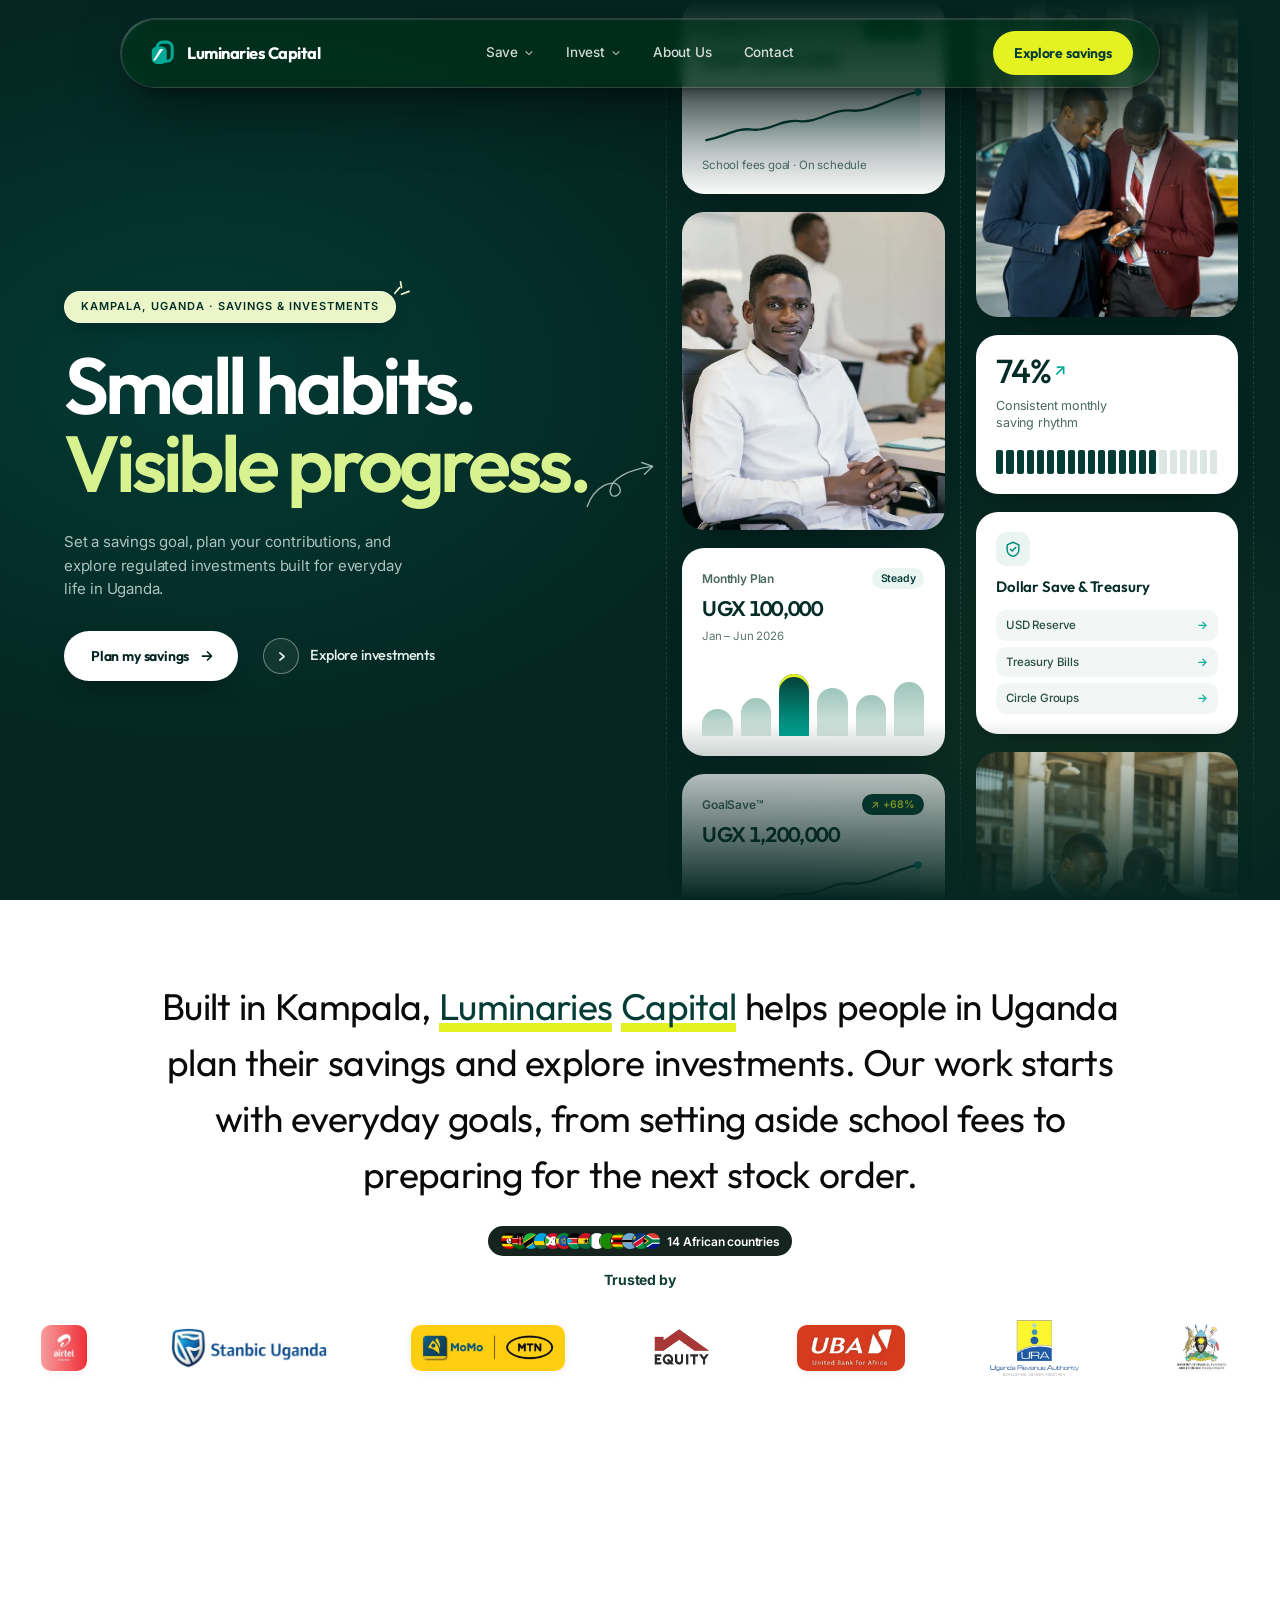
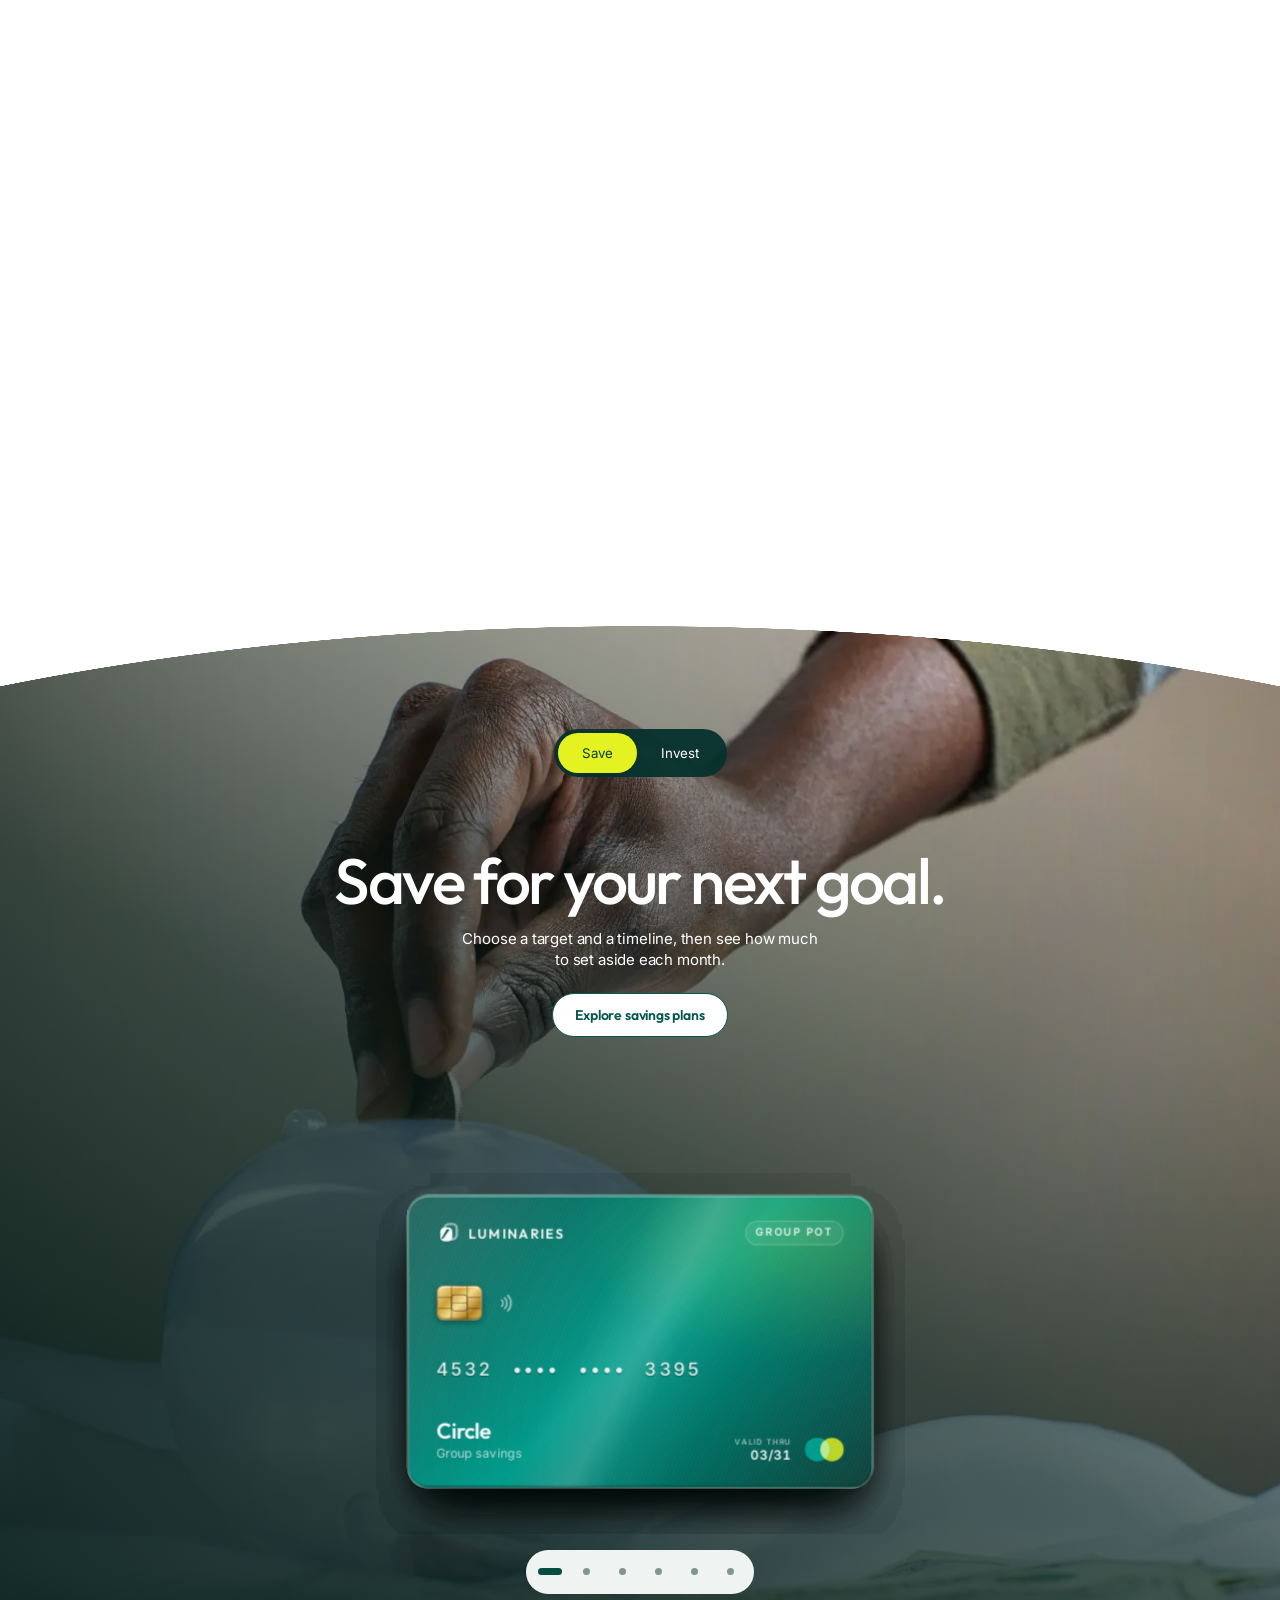
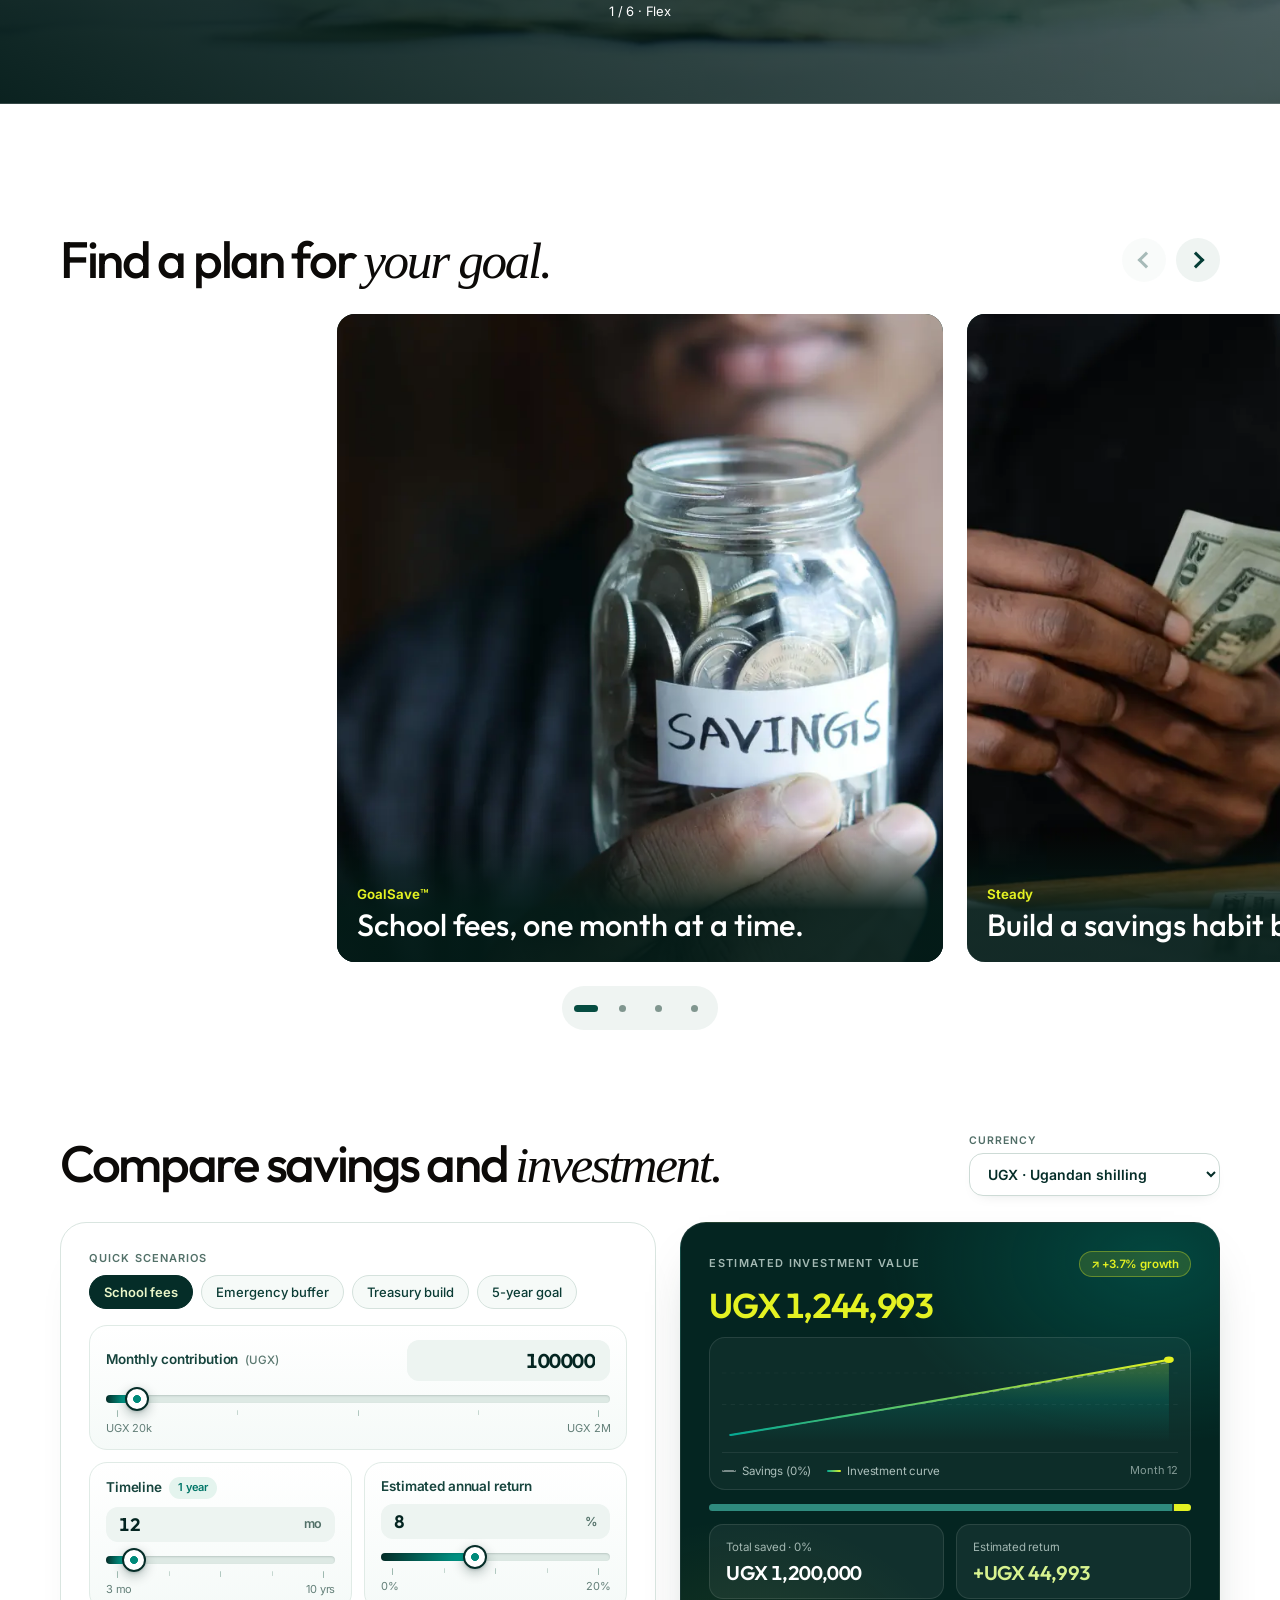
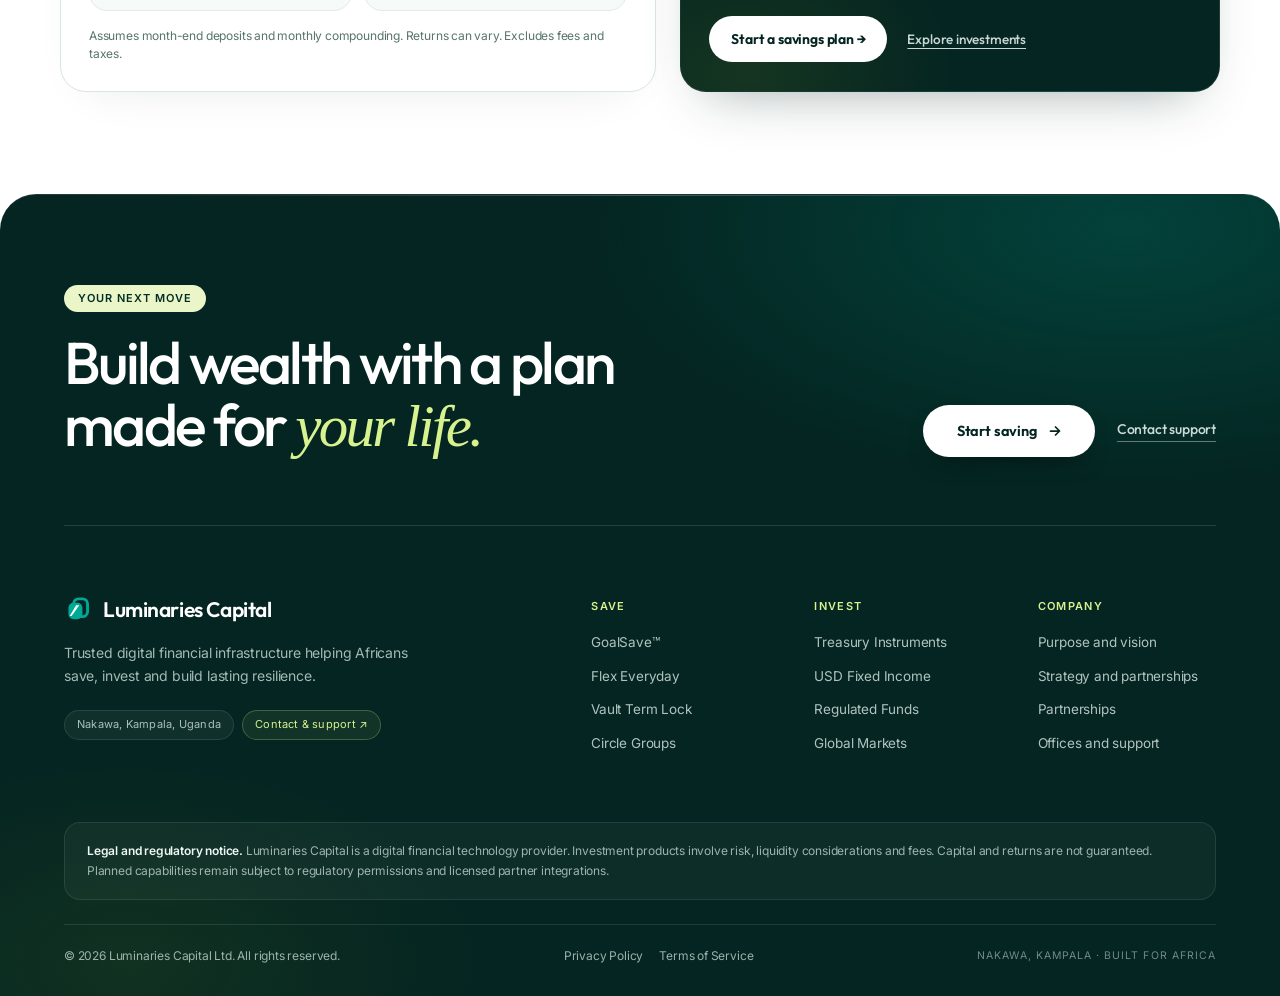
<file: index.html>
<!DOCTYPE html>
<html lang="en">

<head>
  <meta charset="UTF-8">
  <meta name="viewport" content="width=device-width, initial-scale=1.0, viewport-fit=cover">
  <title>Luminaries Capital — Building Better Financial Futures</title>
  <meta name="description"
    content="Luminaries Capital is a fintech company building digital-first structured savings and investment infrastructure for Africa. Save with a plan. Stay on track. Pay with purpose.">
  <meta name="theme-color" content="#052d28">
  <link rel="canonical" href="https://luminaries.capital/">
  <meta property="og:type" content="website">
  <meta property="og:url" content="https://luminaries.capital/">
  <meta property="og:title" content="Luminaries Capital — Building Better Financial Futures">
  <meta property="og:description" content="Structured savings and transparent investment access built for Africa.">
  <meta property="og:image" content="https://luminaries.capital/images/pexels-libasse-el-arbi-ndoye-235374276-12179674.webp">
  <meta name="twitter:card" content="summary_large_image">
  <meta name="twitter:title" content="Luminaries Capital — Building Better Financial Futures">
  <meta name="twitter:description" content="Structured savings and transparent investment access built for Africa.">
  <meta name="twitter:image" content="https://luminaries.capital/images/pexels-libasse-el-arbi-ndoye-235374276-12179674.webp">
  <script type="application/ld+json">
    {
      "@context": "https://schema.org",
      "@type": "Organization",
      "name": "Luminaries Capital",
      "url": "https://luminaries.capital/",
      "logo": "https://luminaries.capital/logo2.jpeg",
      "description": "Digital-first structured savings and investment infrastructure built for Africa.",
      "address": {
        "@type": "PostalAddress",
        "addressLocality": "Kampala",
        "addressCountry": "UG"
      }
    }
  </script>

  <!-- Favicon -->
  <link rel="icon" type="image/jpeg" href="logo2.jpeg">

  <link rel="preconnect" href="https://fonts.googleapis.com">
  <link rel="preconnect" href="https://fonts.gstatic.com" crossorigin>
  <link rel="stylesheet"
    href="https://fonts.googleapis.com/css2?family=Inter:wght@400;500;600;700&family=Outfit:wght@400;500;600;700&display=swap">

  <!-- Preload Hero Images -->
  <link rel="preload" as="image" href="images/pexels-libasse-el-arbi-ndoye-235374276-12179674.webp">

  <!-- Core Stylesheet -->
  <link rel="stylesheet" href="styles.css?v=v3_foldable">
</head>

<body>
  <a class="skip-link" href="#main-content">Skip to main content</a>

  <!-- ========================================================================
       TOP FIXED NAVIGATION
       Transparent frosted glass bar per design.md with clean brand lockup
       ======================================================================== -->
  <nav class="site-nav glass3d" id="main-nav" aria-label="Main Navigation">
    <div class="nav-container">
      <div class="nav-left">
        <a href="index.html" class="brand-link" id="brand-home-link" aria-label="Luminaries Capital Home">
          <div class="brand-symbol-wrap">
            <svg viewBox="0 0 44 44" fill="none" xmlns="http://www.w3.org/2000/svg">
              <rect x="15" y="6" width="22" height="28" rx="8" stroke="#00A896" stroke-width="4.5" />
              <rect x="7" y="12" width="22" height="26" rx="8" fill="#00A896" />
              <path d="M12 33L24 16L19 16L9 33H12Z" fill="#FFFFFF" />
            </svg>
          </div>
          <span class="brand-name">
            Luminaries Capital
          </span>
        </a>

        <!-- Revolut-Style Tab Pills -->
        <ul class="nav-pills-list" id="desktop-nav-links">
          <li class="nav-pill-item has-dropdown">
            <a href="save.html" class="nav-pill" id="nav-pill-save" data-megamenu-target="save">
              Save
              <svg class="pill-chevron" viewBox="0 0 12 12" fill="none">
                <path d="M2.5 4.5L6 8L9.5 4.5" stroke="currentColor" stroke-width="1.5" stroke-linecap="round"
                  stroke-linejoin="round" />
              </svg>
            </a>
          </li>
          <li class="nav-pill-item has-dropdown">
            <a href="invest.html" class="nav-pill" id="nav-pill-invest" data-megamenu-target="invest">
              Invest
              <svg class="pill-chevron" viewBox="0 0 12 12" fill="none">
                <path d="M2.5 4.5L6 8L9.5 4.5" stroke="currentColor" stroke-width="1.5" stroke-linecap="round"
                  stroke-linejoin="round" />
              </svg>
            </a>
          </li>
          <li class="nav-pill-item">
            <a href="about.html" class="nav-pill" id="nav-pill-about">
              About Us
            </a>
          </li>
          <li class="nav-pill-item">
            <a href="contact.html" class="nav-pill" id="nav-pill-contact">
              Contact
            </a>
          </li>
        </ul>
      </div>

      <div class="nav-right">
        <a href="save.html" class="nav-cta-btn" id="nav-cta-btn">
          Explore savings
        </a>
        <button type="button" class="mobile-menu-btn" id="mobile-menu-btn" aria-label="Toggle navigation menu"
          aria-expanded="false" aria-controls="mobile-drawer">
          <span></span>
          <span></span>
          <span></span>
        </button>
      </div>
    </div>

    <!-- REVOLUT-STYLE GLASSMORPHISM MEGA-MENU DROPDOWN -->
    <div class="revolut-megamenu" id="revolut-megamenu" aria-label="Explore menu">
      <div class="megamenu-inner">
        <div class="megamenu-panel is-active" id="megamenu-panel-save">
          <div class="megamenu-top-bar"><a class="megamenu-discover" href="save.html">Discover Luminaries Save</a></div>
          <div class="megamenu-grid">
            <div class="megamenu-col">
              <div class="megamenu-cat-title">Everyday saving</div>
              <ul class="megamenu-items">
                <li><a class="megamenu-item-link" href="save.html#flex">Flex Everyday</a></li>
                <li><a class="megamenu-item-link" href="save.html#steady">Steady Auto-Save</a></li>
              </ul>
            </div>
            <div class="megamenu-col">
              <div class="megamenu-cat-title">Goals & reserves</div>
              <ul class="megamenu-items">
                <li><a class="megamenu-item-link" href="save.html#goalsave">GoalSave™</a></li>
                <li><a class="megamenu-item-link" href="save.html#vault">Vault</a></li>
              </ul>
            </div>
            <div class="megamenu-col">
              <div class="megamenu-cat-title">Currencies & groups</div>
              <ul class="megamenu-items">
                <li><a class="megamenu-item-link" href="save.html#dollar">Dollar Save</a></li>
                <li><a class="megamenu-item-link" href="save.html#circle">Circle Groups</a></li>
              </ul>
            </div>
            <div class="megamenu-col">
              <div class="megamenu-cat-title">Planning tools</div>
              <ul class="megamenu-items">
                <li><a class="megamenu-item-link" href="save.html#calculator">Goal calculator</a></li>
                <li><a class="megamenu-item-link" href="index.html#plan-calculator">Compare your plan</a></li>
              </ul>
            </div>
          </div>
        </div>
        <div class="megamenu-panel" id="megamenu-panel-invest">
          <div class="megamenu-top-bar"><a class="megamenu-discover" href="invest.html">Discover Luminaries Invest</a></div>
          <div class="megamenu-grid">
            <div class="megamenu-col">
              <div class="megamenu-cat-title">Fixed income</div>
              <ul class="megamenu-items">
                <li><a class="megamenu-item-link" href="invest.html#treasury">Treasury Instruments</a></li>
                <li><a class="megamenu-item-link" href="invest.html#usd">USD Income</a></li>
              </ul>
            </div>
            <div class="megamenu-col">
              <div class="megamenu-cat-title">Funds & markets</div>
              <ul class="megamenu-items">
                <li><a class="megamenu-item-link" href="invest.html#funds">Regulated Funds</a></li>
                <li><a class="megamenu-item-link" href="invest.html#global">Global Markets</a></li>
              </ul>
            </div>
            <div class="megamenu-col">
              <div class="megamenu-cat-title">Other opportunities</div>
              <ul class="megamenu-items">
                <li><a class="megamenu-item-link" href="invest.html#real">Real Assets</a></li>
                <li><a class="megamenu-item-link" href="invest.html#issues">New Issues</a></li>
              </ul>
            </div>
            <div class="megamenu-col">
              <div class="megamenu-cat-title">Getting started</div>
              <ul class="megamenu-items">
                <li><a class="megamenu-item-link" href="invest.html#principles">Investment principles</a></li>
                <li><a class="megamenu-item-link" href="contact.html#inquiry-form">Investment enquiries</a></li>
              </ul>
            </div>
          </div>
        </div></div>
    </div>

    <div class="mobile-nav-drawer" id="mobile-drawer" aria-hidden="true">
      <a href="save.html">Save </a>
      <a href="invest.html">Invest </a>
      <a href="about.html">About us </a>
      <a href="contact.html">Contact </a>
      <a href="save.html" class="mobile-nav-primary">Explore savings</a>
    </div>
  </nav>

  <main id="main-content">
    <section class="savings-hero" aria-labelledby="savings-title">
      <div class="hero-split-shell">
        <div class="savings-intro">
          <div class="hero-eyebrow">
            <span>Kampala, Uganda · Savings &amp; Investments</span>
            <svg class="hero-eyebrow-spark" viewBox="0 0 22 22" fill="none" aria-hidden="true">
              <path d="M4 15L9 9M11 16L19 13M10 3L11 9" stroke="currentColor" stroke-width="1.8" stroke-linecap="round" />
            </svg>
          </div>

          <div class="hero-headline-wrap">
            <h1 id="savings-title">
              <span class="type-mask"><span>Small habits.</span></span>
              <span class="type-mask"><em>Visible progress.</em></span>
            </h1>
            <svg class="hero-curved-arrow" viewBox="0 0 110 74" fill="none" aria-hidden="true">
              <path d="M6 68C16 40 44 26 52 40C59 52 38 60 39 45C40 28 66 15 98 11" stroke="currentColor"
                stroke-width="2" stroke-linecap="round" stroke-linejoin="round" />
              <path d="M84 5L100 10.5L88 22" stroke="currentColor" stroke-width="2" stroke-linecap="round"
                stroke-linejoin="round" />
            </svg>
          </div>

          <p>Set a savings goal, plan your contributions, and explore regulated investments built for everyday life in Uganda.</p>

          <div class="savings-actions">
            <a class="btn-large-solar" href="#plan-calculator">
              <span class="btn-label">Plan my savings</span>
              <span class="btn-arrow-slot" aria-hidden="true">
                <svg class="btn-arrow-front" viewBox="0 0 16 16" fill="none">
                  <path d="M3.5 8h9M8.5 4l4 4-4 4" stroke="currentColor" stroke-width="1.75" stroke-linecap="round"
                    stroke-linejoin="round" />
                </svg>
                <svg class="btn-arrow-back" viewBox="0 0 16 16" fill="none">
                  <path d="M3.5 8h9M8.5 4l4 4-4 4" stroke="currentColor" stroke-width="1.75" stroke-linecap="round"
                    stroke-linejoin="round" />
                </svg>
              </span>
            </a>
            <a class="hero-secondary-btn" href="invest.html">
              <span class="hero-secondary-icon" aria-hidden="true">
                <svg viewBox="0 0 16 16" fill="none">
                  <path d="M6.25 4.25L10.75 8L6.25 11.75" stroke="currentColor" stroke-width="1.75"
                    stroke-linecap="round" stroke-linejoin="round" />
                </svg>
              </span>
              <span class="hero-secondary-label">Explore investments</span>
            </a>
          </div>
        </div>

        <div class="hero-bento-stage" aria-hidden="true">
          <div class="hero-bento-columns">
            <!-- Column 1: upward gentle stream -->
            <div class="hero-bento-col hero-bento-col-up">
              <div class="hero-bento-track">
                <div class="hero-bento-group">
                  <article class="hb-card hb-metric">
                    <div class="hb-card-head">
                      <span class="hb-kicker">GoalSave™</span>
                      <span class="hb-pill-dark">↗ +68%</span>
                    </div>
                    <strong class="hb-big-num">UGX 1,200,000</strong>
                    <svg class="hb-sparkline" viewBox="0 0 210 64" fill="none">
                      <defs>
                        <linearGradient id="hbSparkGrad1" x1="0" y1="0" x2="0" y2="64" gradientUnits="userSpaceOnUse">
                          <stop offset="0%" stop-color="#00A896" stop-opacity="0.22" />
                          <stop offset="100%" stop-color="#00A896" stop-opacity="0" />
                        </linearGradient>
                      </defs>
                      <path d="M4 54C24 50 32 42 48 44C64 46 74 34 92 36C110 38 122 24 142 26C160 28 176 14 206 8V62H4V54Z" fill="url(#hbSparkGrad1)" />
                      <path d="M4 54C24 50 32 42 48 44C64 46 74 34 92 36C110 38 122 24 142 26C160 28 176 14 206 8" stroke="#053d36" stroke-width="2.2" stroke-linecap="round" />
                      <circle cx="204" cy="8.5" r="3.5" fill="#00A896" />
                    </svg>
                    <span class="hb-caption">School fees goal · On schedule</span>
                  </article>

                  <figure class="hb-card hb-photo hb-photo-warm">
                    <img src="images/pexels-mikhail-nilov-9301194.webp" alt="" width="400" height="480" decoding="async">
                  </figure>

                  <article class="hb-card hb-metric">
                    <div class="hb-card-head">
                      <span class="hb-kicker">Monthly Plan</span>
                      <span class="hb-pill-soft">Steady</span>
                    </div>
                    <strong class="hb-big-num">UGX 100,000</strong>
                    <span class="hb-sub-caption">Jan – Jun 2026</span>
                    <div class="hb-bars">
                      <span style="--h: 38%"></span>
                      <span style="--h: 54%"></span>
                      <span style="--h: 88%" class="is-peak"></span>
                      <span style="--h: 68%"></span>
                      <span style="--h: 58%"></span>
                      <span style="--h: 76%"></span>
                    </div>
                  </article>
                </div>

                <!-- Duplicate group for seamless loop -->
                <div class="hero-bento-group" aria-hidden="true">
                  <article class="hb-card hb-metric">
                    <div class="hb-card-head">
                      <span class="hb-kicker">GoalSave™</span>
                      <span class="hb-pill-dark">↗ +68%</span>
                    </div>
                    <strong class="hb-big-num">UGX 1,200,000</strong>
                    <svg class="hb-sparkline" viewBox="0 0 210 64" fill="none">
                      <path d="M4 54C24 50 32 42 48 44C64 46 74 34 92 36C110 38 122 24 142 26C160 28 176 14 206 8V62H4V54Z" fill="rgba(0,168,150,0.14)" />
                      <path d="M4 54C24 50 32 42 48 44C64 46 74 34 92 36C110 38 122 24 142 26C160 28 176 14 206 8" stroke="#053d36" stroke-width="2.2" stroke-linecap="round" />
                      <circle cx="204" cy="8.5" r="3.5" fill="#00A896" />
                    </svg>
                    <span class="hb-caption">School fees goal · On schedule</span>
                  </article>

                  <figure class="hb-card hb-photo hb-photo-warm">
                    <img src="images/pexels-mikhail-nilov-9301194.webp" alt="" width="400" height="480" loading="lazy" decoding="async">
                  </figure>

                  <article class="hb-card hb-metric">
                    <div class="hb-card-head">
                      <span class="hb-kicker">Monthly Plan</span>
                      <span class="hb-pill-soft">Steady</span>
                    </div>
                    <strong class="hb-big-num">UGX 100,000</strong>
                    <span class="hb-sub-caption">Jan – Jun 2026</span>
                    <div class="hb-bars">
                      <span style="--h: 38%"></span>
                      <span style="--h: 54%"></span>
                      <span style="--h: 88%" class="is-peak"></span>
                      <span style="--h: 68%"></span>
                      <span style="--h: 58%"></span>
                      <span style="--h: 76%"></span>
                    </div>
                  </article>
                </div>
              </div>
            </div>

            <!-- Column 2: downward counter-stream -->
            <div class="hero-bento-col hero-bento-col-down">
              <div class="hero-bento-track">
                <div class="hero-bento-group">
                  <figure class="hb-card hb-photo hb-photo-city">
                    <img src="images/pexels-libasse-el-arbi-ndoye-235374276-12179674.webp" alt="" width="400" height="500" fetchpriority="high" decoding="async">
                  </figure>

                  <article class="hb-card hb-metric">
                    <div class="hb-percent-row">
                      <strong class="hb-percent">74%</strong>
                      <span class="hb-up-arrow">↗</span>
                    </div>
                    <p class="hb-metric-desc">Consistent monthly saving rhythm</p>
                    <div class="hb-ticks">
                      <i class="is-on"></i><i class="is-on"></i><i class="is-on"></i><i class="is-on"></i>
                      <i class="is-on"></i><i class="is-on"></i><i class="is-on"></i><i class="is-on"></i>
                      <i class="is-on"></i><i class="is-on"></i><i class="is-on"></i><i class="is-on"></i>
                      <i class="is-on"></i><i class="is-on"></i><i class="is-on"></i><i class="is-on"></i>
                      <i></i><i></i><i></i><i></i><i></i><i></i>
                    </div>
                  </article>

                  <article class="hb-card hb-metric hb-list-card">
                    <div class="hb-icon-badge">
                      <svg viewBox="0 0 20 20" fill="none">
                        <path d="M10 2.5L16.5 5.5V10.5C16.5 14.3 13.7 17.2 10 18.2C6.3 17.2 3.5 14.3 3.5 10.5V5.5L10 2.5Z" stroke="currentColor" stroke-width="1.6" stroke-linejoin="round" />
                        <path d="M7.2 10.3L9.1 12.2L13 8.2" stroke="currentColor" stroke-width="1.6" stroke-linecap="round" stroke-linejoin="round" />
                      </svg>
                    </div>
                    <strong class="hb-small-title">Dollar Save &amp; Treasury</strong>
                    <div class="hb-mini-rows">
                      <span>USD Reserve</span>
                      <span>Treasury Bills</span>
                      <span>Circle Groups</span>
                    </div>
                  </article>
                </div>

                <!-- Duplicate group for seamless loop -->
                <div class="hero-bento-group" aria-hidden="true">
                  <figure class="hb-card hb-photo hb-photo-city">
                    <img src="images/pexels-libasse-el-arbi-ndoye-235374276-12179674.webp" alt="" width="400" height="500" loading="lazy" decoding="async">
                  </figure>

                  <article class="hb-card hb-metric">
                    <div class="hb-percent-row">
                      <strong class="hb-percent">74%</strong>
                      <span class="hb-up-arrow">↗</span>
                    </div>
                    <p class="hb-metric-desc">Consistent monthly saving rhythm</p>
                    <div class="hb-ticks">
                      <i class="is-on"></i><i class="is-on"></i><i class="is-on"></i><i class="is-on"></i>
                      <i class="is-on"></i><i class="is-on"></i><i class="is-on"></i><i class="is-on"></i>
                      <i class="is-on"></i><i class="is-on"></i><i class="is-on"></i><i class="is-on"></i>
                      <i class="is-on"></i><i class="is-on"></i><i class="is-on"></i><i class="is-on"></i>
                      <i></i><i></i><i></i><i></i><i></i><i></i>
                    </div>
                  </article>

                  <article class="hb-card hb-metric hb-list-card">
                    <div class="hb-icon-badge">
                      <svg viewBox="0 0 20 20" fill="none">
                        <path d="M10 2.5L16.5 5.5V10.5C16.5 14.3 13.7 17.2 10 18.2C6.3 17.2 3.5 14.3 3.5 10.5V5.5L10 2.5Z" stroke="currentColor" stroke-width="1.6" stroke-linejoin="round" />
                        <path d="M7.2 10.3L9.1 12.2L13 8.2" stroke="currentColor" stroke-width="1.6" stroke-linecap="round" stroke-linejoin="round" />
                      </svg>
                    </div>
                    <strong class="hb-small-title">Dollar Save &amp; Treasury</strong>
                    <div class="hb-mini-rows">
                      <span>USD Reserve</span>
                      <span>Treasury Bills</span>
                      <span>Circle Groups</span>
                    </div>
                  </article>
                </div>
              </div>
            </div>
          </div>
        </div>
      </div>
    </section>

    <section class="manifesto-scroll-section" id="manifesto-section" aria-label="About Luminaries Capital">
      <div class="manifesto-sticky-wrapper">
        <div class="manifesto-content-inner">
          <p class="manifesto-paragraph" id="manifesto-text">Built in Kampala, Luminaries Capital helps people in Uganda
            plan their savings and explore investments. Our work starts with everyday goals, from setting aside school
            fees to preparing for the next stock order.</p>
          <div class="about-network">
            <div class="country-pill">
              <span class="flag-stack">
                <img src="images/flag-ug.png" alt="Uganda" width="18" height="18" loading="lazy">
                <img src="images/flag-ke.png" alt="Kenya" width="18" height="18" loading="lazy">
                <img src="images/flag-tz.png" alt="Tanzania" width="18" height="18" loading="lazy">
                <img src="images/flag-rw.png" alt="Rwanda" width="18" height="18" loading="lazy">
                <img src="images/flag-bi.png" alt="Burundi" width="18" height="18" loading="lazy">
                <img src="images/flag-et.png" alt="Ethiopia" width="18" height="18" loading="lazy">
                <img src="images/flag-ss.png" alt="South Sudan" width="18" height="18" loading="lazy">
                <img src="images/flag-gh.png" alt="Ghana" width="18" height="18" loading="lazy">
                <img src="images/flag-ng.png" alt="Nigeria" width="18" height="18" loading="lazy">
                <img src="images/flag-zm.png" alt="Zambia" width="18" height="18" loading="lazy">
                <img src="images/flag-zw.png" alt="Zimbabwe" width="18" height="18" loading="lazy">
                <img src="images/flag-bw.png" alt="Botswana" width="18" height="18" loading="lazy">
                <img src="images/flag-na.png" alt="Namibia" width="18" height="18" loading="lazy">
                <img src="images/flag-za.png" alt="South Africa" width="18" height="18" loading="lazy">
              </span>
              <span>14 African countries</span>
            </div>
            <h3>Trusted by</h3>
            <div class="partner-window">
              <div class="partner-track">
                <ul class="network-names" aria-label="Partner organizations">
                  <li><img class="partner-logo partner-logo--badge" src="images/partner-airtel.webp" alt="Airtel Money" width="200" height="200" loading="lazy" decoding="async"></li>
                  <li><img class="partner-logo partner-logo--wide" src="images/partner-stanbic.webp" alt="Stanbic Uganda" width="668" height="184" loading="lazy" decoding="async"></li>
                  <li><img class="partner-logo partner-logo--badge" src="images/partner-mtn.webp" alt="MTN MoMo" width="536" height="160" loading="lazy" decoding="async"></li>
                  <li><img class="partner-logo partner-logo--blend" src="images/partner-equity.webp" alt="Equity Bank" width="255" height="179" loading="lazy" decoding="async"></li>
                  <li><img class="partner-logo partner-logo--badge" src="images/partner-uba.webp" alt="UBA United Bank for Africa" width="334" height="142" loading="lazy" decoding="async"></li>
                  <li><img class="partner-logo partner-logo--tall" src="images/partner-ura.webp" alt="Uganda Revenue Authority" width="306" height="200" loading="lazy" decoding="async"></li>
                  <li><img class="partner-logo partner-logo--tall partner-logo--blend" src="images/partner-mofped.webp" alt="Ministry of Finance, Planning and Economic Development" width="251" height="201" loading="lazy" decoding="async"></li>
                </ul>
                <ul class="network-names" aria-hidden="true">
                  <li><img class="partner-logo partner-logo--badge" src="images/partner-airtel.webp" alt="" width="200" height="200" loading="lazy" decoding="async"></li>
                  <li><img class="partner-logo partner-logo--wide" src="images/partner-stanbic.webp" alt="" width="668" height="184" loading="lazy" decoding="async"></li>
                  <li><img class="partner-logo partner-logo--badge" src="images/partner-mtn.webp" alt="" width="536" height="160" loading="lazy" decoding="async"></li>
                  <li><img class="partner-logo partner-logo--blend" src="images/partner-equity.webp" alt="" width="255" height="179" loading="lazy" decoding="async"></li>
                  <li><img class="partner-logo partner-logo--badge" src="images/partner-uba.webp" alt="" width="334" height="142" loading="lazy" decoding="async"></li>
                  <li><img class="partner-logo partner-logo--tall" src="images/partner-ura.webp" alt="" width="306" height="200" loading="lazy" decoding="async"></li>
                  <li><img class="partner-logo partner-logo--tall partner-logo--blend" src="images/partner-mofped.webp" alt="" width="251" height="201" loading="lazy" decoding="async"></li>
                </ul>
              </div>
            </div>
          </div>
        </div>
      </div>
    </section>

    <section class="product-feature" id="platform-showcase" aria-label="Save or invest">
      <div class="product-tabs" role="tablist" aria-label="Choose a product">
        <button role="tab" id="choose-save" aria-selected="true" aria-controls="feature-save">Save</button>
        <button role="tab" id="choose-invest" aria-selected="false" aria-controls="feature-invest"
          tabindex="-1">Invest</button>
      </div>
      <div class="product-panels-stage">
        <div class="product-panel" role="tabpanel" id="feature-save" aria-labelledby="choose-save">
          <h2>Save for your next goal.</h2>
          <p>Choose a target and a timeline, then see how much to set aside each month.</p>
          <a class="action-pill" href="save.html">Explore savings plans</a>
        </div>
        <div class="product-panel" role="tabpanel" id="feature-invest" aria-labelledby="choose-invest" hidden>
          <h2>Explore your investment options.</h2>
          <p>Compare funds and treasury products, and understand the risks before you decide.</p>
          <a class="action-pill" href="invest.html">Explore investments</a>
        </div>
      </div>
    <div class="deck-strip" aria-label="Product card collection" role="region">
      <div class="deck-window" id="deck-save" tabindex="0" role="region" aria-label="Savings product cards">
        <div class="deck-track">
          <ul class="deck-set">
            <li class="credit-card cc-emerald">
              <div class="cc-top">
                <span class="cc-brand">
                  <svg class="cc-logo-mark" viewBox="0 0 44 44" fill="none" aria-hidden="true">
                    <rect x="15" y="6" width="22" height="28" rx="8" stroke="currentColor" stroke-width="4.5" opacity="0.55" />
                    <rect x="7" y="12" width="22" height="26" rx="8" fill="currentColor" />
                    <path d="M12 33L24 16L19 16L9 33H12Z" fill="var(--cc-logo-cutout, #042a25)" />
                  </svg>
                  <small>Luminaries</small>
                </span>
                <span class="cc-tier">SAVINGS · UGX</span>
              </div>
              <div class="cc-hardware" aria-hidden="true">
                <i class="card-chip cc-chip-gold"></i>
                <svg class="cc-nfc" viewBox="0 0 24 24" fill="none">
                  <path d="M8.5 8.5a5 5 0 0 1 0 7" stroke="currentColor" stroke-width="1.8" stroke-linecap="round" />
                  <path d="M11.8 6a8.5 8.5 0 0 1 0 12" stroke="currentColor" stroke-width="1.8" stroke-linecap="round" />
                  <path d="M15.2 3.5a12 12 0 0 1 0 17" stroke="currentColor" stroke-width="1.8" stroke-linecap="round" />
                </svg>
              </div>
              <div class="cc-number" aria-hidden="true"><span>4532</span><span>••••</span><span>••••</span><span>1048</span></div>
              <div class="cc-bottom">
                <div class="cc-identity"><strong>Flex</strong><span class="cc-subtitle">Everyday savings</span></div>
                <div class="cc-meta">
                  <div class="cc-expiry" aria-hidden="true"><em>VALID THRU</em><span>08/29</span></div>
                  <div class="cc-network" aria-hidden="true"><i></i><i></i></div>
                </div>
              </div>
            </li>
            <li class="credit-card cc-titanium cc-light">
              <div class="cc-top">
                <span class="cc-brand">
                  <svg class="cc-logo-mark" viewBox="0 0 44 44" fill="none" aria-hidden="true">
                    <rect x="15" y="6" width="22" height="28" rx="8" stroke="currentColor" stroke-width="4.5" opacity="0.5" />
                    <rect x="7" y="12" width="22" height="26" rx="8" fill="currentColor" />
                    <path d="M12 33L24 16L19 16L9 33H12Z" fill="var(--cc-logo-cutout, #e2f1e6)" />
                  </svg>
                  <small>Luminaries</small>
                </span>
                <span class="cc-tier">AUTO-SAVE</span>
              </div>
              <div class="cc-hardware" aria-hidden="true">
                <i class="card-chip cc-chip-silver"></i>
                <svg class="cc-nfc" viewBox="0 0 24 24" fill="none">
                  <path d="M8.5 8.5a5 5 0 0 1 0 7" stroke="currentColor" stroke-width="1.8" stroke-linecap="round" />
                  <path d="M11.8 6a8.5 8.5 0 0 1 0 12" stroke="currentColor" stroke-width="1.8" stroke-linecap="round" />
                  <path d="M15.2 3.5a12 12 0 0 1 0 17" stroke="currentColor" stroke-width="1.8" stroke-linecap="round" />
                </svg>
              </div>
              <div class="cc-number" aria-hidden="true"><span>4532</span><span>••••</span><span>••••</span><span>2910</span></div>
              <div class="cc-bottom">
                <div class="cc-identity"><strong>Steady</strong><span class="cc-subtitle">UGX 100,000 / month</span></div>
                <div class="cc-meta">
                  <div class="cc-expiry" aria-hidden="true"><em>VALID THRU</em><span>11/29</span></div>
                  <div class="cc-network" aria-hidden="true"><i></i><i></i></div>
                </div>
              </div>
            </li>
            <li class="credit-card cc-obsidian">
              <div class="cc-top">
                <span class="cc-brand">
                  <svg class="cc-logo-mark" viewBox="0 0 44 44" fill="none" aria-hidden="true">
                    <rect x="15" y="6" width="22" height="28" rx="8" stroke="currentColor" stroke-width="4.5" opacity="0.55" />
                    <rect x="7" y="12" width="22" height="26" rx="8" fill="currentColor" />
                    <path d="M12 33L24 16L19 16L9 33H12Z" fill="var(--cc-logo-cutout, #0d1417)" />
                  </svg>
                  <small>Luminaries</small>
                </span>
                <span class="cc-tier">GOAL PLAN</span>
              </div>
              <div class="cc-hardware" aria-hidden="true">
                <i class="card-chip cc-chip-gold"></i>
                <svg class="cc-nfc" viewBox="0 0 24 24" fill="none">
                  <path d="M8.5 8.5a5 5 0 0 1 0 7" stroke="currentColor" stroke-width="1.8" stroke-linecap="round" />
                  <path d="M11.8 6a8.5 8.5 0 0 1 0 12" stroke="currentColor" stroke-width="1.8" stroke-linecap="round" />
                  <path d="M15.2 3.5a12 12 0 0 1 0 17" stroke="currentColor" stroke-width="1.8" stroke-linecap="round" />
                </svg>
              </div>
              <div class="cc-number" aria-hidden="true"><span>4532</span><span>••••</span><span>••••</span><span>6402</span></div>
              <div class="cc-bottom">
                <div class="cc-identity"><strong>GoalSave™</strong><span class="cc-subtitle">Goal · UGX 1,200,000</span></div>
                <div class="cc-meta">
                  <div class="cc-expiry" aria-hidden="true"><em>VALID THRU</em><span>05/30</span></div>
                  <div class="cc-network" aria-hidden="true"><i></i><i></i></div>
                </div>
              </div>
            </li>
            <li class="credit-card cc-bronze">
              <div class="cc-top">
                <span class="cc-brand">
                  <svg class="cc-logo-mark" viewBox="0 0 44 44" fill="none" aria-hidden="true">
                    <rect x="15" y="6" width="22" height="28" rx="8" stroke="currentColor" stroke-width="4.5" opacity="0.55" />
                    <rect x="7" y="12" width="22" height="26" rx="8" fill="currentColor" />
                    <path d="M12 33L24 16L19 16L9 33H12Z" fill="var(--cc-logo-cutout, #221d16)" />
                  </svg>
                  <small>Luminaries</small>
                </span>
                <span class="cc-tier">TERM VAULT</span>
              </div>
              <div class="cc-hardware" aria-hidden="true">
                <i class="card-chip cc-chip-gold"></i>
                <svg class="cc-nfc" viewBox="0 0 24 24" fill="none">
                  <path d="M8.5 8.5a5 5 0 0 1 0 7" stroke="currentColor" stroke-width="1.8" stroke-linecap="round" />
                  <path d="M11.8 6a8.5 8.5 0 0 1 0 12" stroke="currentColor" stroke-width="1.8" stroke-linecap="round" />
                  <path d="M15.2 3.5a12 12 0 0 1 0 17" stroke="currentColor" stroke-width="1.8" stroke-linecap="round" />
                </svg>
              </div>
              <div class="cc-number" aria-hidden="true"><span>4532</span><span>••••</span><span>••••</span><span>7731</span></div>
              <div class="cc-bottom">
                <div class="cc-identity"><strong>Vault</strong><span class="cc-subtitle">Fixed-term savings</span></div>
                <div class="cc-meta">
                  <div class="cc-expiry" aria-hidden="true"><em>VALID THRU</em><span>09/30</span></div>
                  <div class="cc-network" aria-hidden="true"><i></i><i></i></div>
                </div>
              </div>
            </li>
            <li class="credit-card cc-navy">
              <div class="cc-top">
                <span class="cc-brand">
                  <svg class="cc-logo-mark" viewBox="0 0 44 44" fill="none" aria-hidden="true">
                    <rect x="15" y="6" width="22" height="28" rx="8" stroke="currentColor" stroke-width="4.5" opacity="0.55" />
                    <rect x="7" y="12" width="22" height="26" rx="8" fill="currentColor" />
                    <path d="M12 33L24 16L19 16L9 33H12Z" fill="var(--cc-logo-cutout, #0b1826)" />
                  </svg>
                  <small>Luminaries</small>
                </span>
                <span class="cc-tier">USD RESERVE</span>
              </div>
              <div class="cc-hardware" aria-hidden="true">
                <i class="card-chip cc-chip-silver"></i>
                <svg class="cc-nfc" viewBox="0 0 24 24" fill="none">
                  <path d="M8.5 8.5a5 5 0 0 1 0 7" stroke="currentColor" stroke-width="1.8" stroke-linecap="round" />
                  <path d="M11.8 6a8.5 8.5 0 0 1 0 12" stroke="currentColor" stroke-width="1.8" stroke-linecap="round" />
                  <path d="M15.2 3.5a12 12 0 0 1 0 17" stroke="currentColor" stroke-width="1.8" stroke-linecap="round" />
                </svg>
              </div>
              <div class="cc-number" aria-hidden="true"><span>4532</span><span>••••</span><span>••••</span><span>8420</span></div>
              <div class="cc-bottom">
                <div class="cc-identity"><strong>Dollar Save</strong><span class="cc-subtitle">Savings in USD</span></div>
                <div class="cc-meta">
                  <div class="cc-expiry" aria-hidden="true"><em>VALID THRU</em><span>12/30</span></div>
                  <div class="cc-network" aria-hidden="true"><i></i><i></i></div>
                </div>
              </div>
            </li>
            <li class="credit-card cc-teal">
              <div class="cc-top">
                <span class="cc-brand">
                  <svg class="cc-logo-mark" viewBox="0 0 44 44" fill="none" aria-hidden="true">
                    <rect x="15" y="6" width="22" height="28" rx="8" stroke="currentColor" stroke-width="4.5" opacity="0.55" />
                    <rect x="7" y="12" width="22" height="26" rx="8" fill="currentColor" />
                    <path d="M12 33L24 16L19 16L9 33H12Z" fill="var(--cc-logo-cutout, #005b50)" />
                  </svg>
                  <small>Luminaries</small>
                </span>
                <span class="cc-tier">GROUP POT</span>
              </div>
              <div class="cc-hardware" aria-hidden="true">
                <i class="card-chip cc-chip-gold"></i>
                <svg class="cc-nfc" viewBox="0 0 24 24" fill="none">
                  <path d="M8.5 8.5a5 5 0 0 1 0 7" stroke="currentColor" stroke-width="1.8" stroke-linecap="round" />
                  <path d="M11.8 6a8.5 8.5 0 0 1 0 12" stroke="currentColor" stroke-width="1.8" stroke-linecap="round" />
                  <path d="M15.2 3.5a12 12 0 0 1 0 17" stroke="currentColor" stroke-width="1.8" stroke-linecap="round" />
                </svg>
              </div>
              <div class="cc-number" aria-hidden="true"><span>4532</span><span>••••</span><span>••••</span><span>3395</span></div>
              <div class="cc-bottom">
                <div class="cc-identity"><strong>Circle</strong><span class="cc-subtitle">Group savings</span></div>
                <div class="cc-meta">
                  <div class="cc-expiry" aria-hidden="true"><em>VALID THRU</em><span>03/31</span></div>
                  <div class="cc-network" aria-hidden="true"><i></i><i></i></div>
                </div>
              </div>
            </li>
          </ul>
        </div>
      </div>
      <div class="deck-window" id="deck-invest" tabindex="0" role="region" aria-label="Investment product cards" hidden>
        <div class="deck-track">
          <ul class="deck-set">
            <li class="credit-card cc-emerald">
              <div class="cc-top">
                <span class="cc-brand">
                  <svg class="cc-logo-mark" viewBox="0 0 44 44" fill="none" aria-hidden="true">
                    <rect x="15" y="6" width="22" height="28" rx="8" stroke="currentColor" stroke-width="4.5" opacity="0.55" />
                    <rect x="7" y="12" width="22" height="26" rx="8" fill="currentColor" />
                    <path d="M12 33L24 16L19 16L9 33H12Z" fill="var(--cc-logo-cutout, #042a25)" />
                  </svg>
                  <small>Luminaries</small>
                </span>
                <span class="cc-tier">TREASURY</span>
              </div>
              <div class="cc-hardware" aria-hidden="true">
                <i class="card-chip cc-chip-gold"></i>
                <svg class="cc-nfc" viewBox="0 0 24 24" fill="none">
                  <path d="M8.5 8.5a5 5 0 0 1 0 7" stroke="currentColor" stroke-width="1.8" stroke-linecap="round" />
                  <path d="M11.8 6a8.5 8.5 0 0 1 0 12" stroke="currentColor" stroke-width="1.8" stroke-linecap="round" />
                  <path d="M15.2 3.5a12 12 0 0 1 0 17" stroke="currentColor" stroke-width="1.8" stroke-linecap="round" />
                </svg>
              </div>
              <div class="cc-number" aria-hidden="true"><span>5241</span><span>••••</span><span>••••</span><span>9012</span></div>
              <div class="cc-bottom">
                <div class="cc-identity"><strong>Treasury Instruments</strong><span class="cc-subtitle">Bills and bonds</span></div>
                <div class="cc-meta">
                  <div class="cc-expiry" aria-hidden="true"><em>VALID THRU</em><span>06/30</span></div>
                  <div class="cc-network" aria-hidden="true"><i></i><i></i></div>
                </div>
              </div>
            </li>
            <li class="credit-card cc-platinum cc-light">
              <div class="cc-top">
                <span class="cc-brand">
                  <svg class="cc-logo-mark" viewBox="0 0 44 44" fill="none" aria-hidden="true">
                    <rect x="15" y="6" width="22" height="28" rx="8" stroke="currentColor" stroke-width="4.5" opacity="0.5" />
                    <rect x="7" y="12" width="22" height="26" rx="8" fill="currentColor" />
                    <path d="M12 33L24 16L19 16L9 33H12Z" fill="var(--cc-logo-cutout, #e9f0ee)" />
                  </svg>
                  <small>Luminaries</small>
                </span>
                <span class="cc-tier">USD INCOME</span>
              </div>
              <div class="cc-hardware" aria-hidden="true">
                <i class="card-chip cc-chip-silver"></i>
                <svg class="cc-nfc" viewBox="0 0 24 24" fill="none">
                  <path d="M8.5 8.5a5 5 0 0 1 0 7" stroke="currentColor" stroke-width="1.8" stroke-linecap="round" />
                  <path d="M11.8 6a8.5 8.5 0 0 1 0 12" stroke="currentColor" stroke-width="1.8" stroke-linecap="round" />
                  <path d="M15.2 3.5a12 12 0 0 1 0 17" stroke="currentColor" stroke-width="1.8" stroke-linecap="round" />
                </svg>
              </div>
              <div class="cc-number" aria-hidden="true"><span>5241</span><span>••••</span><span>••••</span><span>4826</span></div>
              <div class="cc-bottom">
                <div class="cc-identity"><strong>USD Income</strong><span class="cc-subtitle">Dollar-denominated</span></div>
                <div class="cc-meta">
                  <div class="cc-expiry" aria-hidden="true"><em>VALID THRU</em><span>09/30</span></div>
                  <div class="cc-network" aria-hidden="true"><i></i><i></i></div>
                </div>
              </div>
            </li>
            <li class="credit-card cc-obsidian">
              <div class="cc-top">
                <span class="cc-brand">
                  <svg class="cc-logo-mark" viewBox="0 0 44 44" fill="none" aria-hidden="true">
                    <rect x="15" y="6" width="22" height="28" rx="8" stroke="currentColor" stroke-width="4.5" opacity="0.55" />
                    <rect x="7" y="12" width="22" height="26" rx="8" fill="currentColor" />
                    <path d="M12 33L24 16L19 16L9 33H12Z" fill="var(--cc-logo-cutout, #0d1417)" />
                  </svg>
                  <small>Luminaries</small>
                </span>
                <span class="cc-tier">REGULATED</span>
              </div>
              <div class="cc-hardware" aria-hidden="true">
                <i class="card-chip cc-chip-silver"></i>
                <svg class="cc-nfc" viewBox="0 0 24 24" fill="none">
                  <path d="M8.5 8.5a5 5 0 0 1 0 7" stroke="currentColor" stroke-width="1.8" stroke-linecap="round" />
                  <path d="M11.8 6a8.5 8.5 0 0 1 0 12" stroke="currentColor" stroke-width="1.8" stroke-linecap="round" />
                  <path d="M15.2 3.5a12 12 0 0 1 0 17" stroke="currentColor" stroke-width="1.8" stroke-linecap="round" />
                </svg>
              </div>
              <div class="cc-number" aria-hidden="true"><span>5241</span><span>••••</span><span>••••</span><span>7154</span></div>
              <div class="cc-bottom">
                <div class="cc-identity"><strong>Regulated Funds</strong><span class="cc-subtitle">Pooled investments</span></div>
                <div class="cc-meta">
                  <div class="cc-expiry" aria-hidden="true"><em>VALID THRU</em><span>01/31</span></div>
                  <div class="cc-network" aria-hidden="true"><i></i><i></i></div>
                </div>
              </div>
            </li>
            <li class="credit-card cc-navy">
              <div class="cc-top">
                <span class="cc-brand">
                  <svg class="cc-logo-mark" viewBox="0 0 44 44" fill="none" aria-hidden="true">
                    <rect x="15" y="6" width="22" height="28" rx="8" stroke="currentColor" stroke-width="4.5" opacity="0.55" />
                    <rect x="7" y="12" width="22" height="26" rx="8" fill="currentColor" />
                    <path d="M12 33L24 16L19 16L9 33H12Z" fill="var(--cc-logo-cutout, #0b1826)" />
                  </svg>
                  <small>Luminaries</small>
                </span>
                <span class="cc-tier">GLOBAL</span>
              </div>
              <div class="cc-hardware" aria-hidden="true">
                <i class="card-chip cc-chip-silver"></i>
                <svg class="cc-nfc" viewBox="0 0 24 24" fill="none">
                  <path d="M8.5 8.5a5 5 0 0 1 0 7" stroke="currentColor" stroke-width="1.8" stroke-linecap="round" />
                  <path d="M11.8 6a8.5 8.5 0 0 1 0 12" stroke="currentColor" stroke-width="1.8" stroke-linecap="round" />
                  <path d="M15.2 3.5a12 12 0 0 1 0 17" stroke="currentColor" stroke-width="1.8" stroke-linecap="round" />
                </svg>
              </div>
              <div class="cc-number" aria-hidden="true"><span>5241</span><span>••••</span><span>••••</span><span>3609</span></div>
              <div class="cc-bottom">
                <div class="cc-identity"><strong>Global Markets</strong><span class="cc-subtitle">International markets</span></div>
                <div class="cc-meta">
                  <div class="cc-expiry" aria-hidden="true"><em>VALID THRU</em><span>04/31</span></div>
                  <div class="cc-network" aria-hidden="true"><i></i><i></i></div>
                </div>
              </div>
            </li>
            <li class="credit-card cc-bronze">
              <div class="cc-top">
                <span class="cc-brand">
                  <svg class="cc-logo-mark" viewBox="0 0 44 44" fill="none" aria-hidden="true">
                    <rect x="15" y="6" width="22" height="28" rx="8" stroke="currentColor" stroke-width="4.5" opacity="0.55" />
                    <rect x="7" y="12" width="22" height="26" rx="8" fill="currentColor" />
                    <path d="M12 33L24 16L19 16L9 33H12Z" fill="var(--cc-logo-cutout, #221d16)" />
                  </svg>
                  <small>Luminaries</small>
                </span>
                <span class="cc-tier">REAL ASSETS</span>
              </div>
              <div class="cc-hardware" aria-hidden="true">
                <i class="card-chip cc-chip-gold"></i>
                <svg class="cc-nfc" viewBox="0 0 24 24" fill="none">
                  <path d="M8.5 8.5a5 5 0 0 1 0 7" stroke="currentColor" stroke-width="1.8" stroke-linecap="round" />
                  <path d="M11.8 6a8.5 8.5 0 0 1 0 12" stroke="currentColor" stroke-width="1.8" stroke-linecap="round" />
                  <path d="M15.2 3.5a12 12 0 0 1 0 17" stroke="currentColor" stroke-width="1.8" stroke-linecap="round" />
                </svg>
              </div>
              <div class="cc-number" aria-hidden="true"><span>5241</span><span>••••</span><span>••••</span><span>5583</span></div>
              <div class="cc-bottom">
                <div class="cc-identity"><strong>Real Assets</strong><span class="cc-subtitle">Asset-backed</span></div>
                <div class="cc-meta">
                  <div class="cc-expiry" aria-hidden="true"><em>VALID THRU</em><span>07/31</span></div>
                  <div class="cc-network" aria-hidden="true"><i></i><i></i></div>
                </div>
              </div>
            </li>
            <li class="credit-card cc-teal">
              <div class="cc-top">
                <span class="cc-brand">
                  <svg class="cc-logo-mark" viewBox="0 0 44 44" fill="none" aria-hidden="true">
                    <rect x="15" y="6" width="22" height="28" rx="8" stroke="currentColor" stroke-width="4.5" opacity="0.55" />
                    <rect x="7" y="12" width="22" height="26" rx="8" fill="currentColor" />
                    <path d="M12 33L24 16L19 16L9 33H12Z" fill="var(--cc-logo-cutout, #005b50)" />
                  </svg>
                  <small>Luminaries</small>
                </span>
                <span class="cc-tier">NEW ISSUES</span>
              </div>
              <div class="cc-hardware" aria-hidden="true">
                <i class="card-chip cc-chip-gold"></i>
                <svg class="cc-nfc" viewBox="0 0 24 24" fill="none">
                  <path d="M8.5 8.5a5 5 0 0 1 0 7" stroke="currentColor" stroke-width="1.8" stroke-linecap="round" />
                  <path d="M11.8 6a8.5 8.5 0 0 1 0 12" stroke="currentColor" stroke-width="1.8" stroke-linecap="round" />
                  <path d="M15.2 3.5a12 12 0 0 1 0 17" stroke="currentColor" stroke-width="1.8" stroke-linecap="round" />
                </svg>
              </div>
              <div class="cc-number" aria-hidden="true"><span>5241</span><span>••••</span><span>••••</span><span>1197</span></div>
              <div class="cc-bottom">
                <div class="cc-identity"><strong>New Issues</strong><span class="cc-subtitle">New market offerings</span></div>
                <div class="cc-meta">
                  <div class="cc-expiry" aria-hidden="true"><em>VALID THRU</em><span>10/31</span></div>
                  <div class="cc-network" aria-hidden="true"><i></i><i></i></div>
                </div>
              </div>
            </li>
          </ul>
        </div>
      </div>
      <div class="deck-picker story-pager" role="group" aria-label="Browse product cards">
        <button type="button" aria-label="Show Flex" aria-current="true"></button>
        <button type="button" aria-label="Show Steady"></button>
        <button type="button" aria-label="Show GoalSave™"></button>
        <button type="button" aria-label="Show Vault"></button>
        <button type="button" aria-label="Show Dollar Save"></button>
        <button type="button" aria-label="Show Circle"></button>
      </div>
      <p id="deck-position">1 / 6 · Flex</p>
    </div>
    </section>
    <section class="audiences" aria-labelledby="audience-heading">
      <header>
        <h2 id="audience-heading">Find a plan for <em>your goal.</em></h2>
        <div class="story-arrows"><button type="button" aria-label="Previous product"></button><button type="button" aria-label="Next product"></button></div>
      </header>
      <div class="story-rail">
        <article class="story-photo">
          <img loading="lazy" src="images/pexels-towfiqu-barbhuiya-3440682-9755383.webp" alt="">
          <div class="story-caption">
            <button class="product-story-toggle" type="button" aria-expanded="false" aria-controls="product-example-0">
              <span>GoalSave™</span><strong>School fees, one month at a time.</strong>
            </button>
            <div class="story-summary" id="product-example-0" inert><div><p>Start with the school bill and the date it’s due. If you need UGX 1,200,000 in a year, setting aside UGX 100,000 each month covers the target. Try a different timeline to see what fits your household budget.</p><a class="action-pill" href="save.html#goalsave">Explore GoalSave™</a></div></div>
          </div>
        </article>
        <article class="story-photo">
          <img loading="lazy" src="images/pexels-tima-miroshnichenko-6694483.webp" alt="">
          <div class="story-caption">
            <button class="product-story-toggle" type="button" aria-expanded="false" aria-controls="product-example-1">
              <span>Steady</span><strong>Build a savings habit between paydays.</strong>
            </button>
            <div class="story-summary" id="product-example-1" inert><div><p>Pick an amount you can comfortably set aside after payday. For example, saving UGX 50,000 twice a month adds up to UGX 600,000 over six months. A regular rhythm makes it easier to plan around the rest of your spending.</p><a class="action-pill" href="save.html#steady">Explore Steady</a></div></div>
          </div>
        </article>
        <article class="story-photo">
          <img loading="lazy" src="images/pexels-ninthgrid-2149521550-30677598.webp" alt="">
          <div class="story-caption">
            <button class="product-story-toggle" type="button" aria-expanded="false" aria-controls="product-example-2">
              <span>Circle</span><strong>Save together for a shared goal.</strong>
            </button>
            <div class="story-summary" id="product-example-2" inert><div><p>Give your group a target everyone can picture, like buying equipment for a shared business. Agree on the cost and the date you need it, then work out what each member can contribute. That gives everyone a common plan to check against.</p><a class="action-pill" href="save.html#circle">Explore Circle</a></div></div>
          </div>
        </article>
        <article class="story-photo">
          <img loading="lazy" src="images/pexels-rdne-7414026.webp" alt="">
          <div class="story-caption">
            <button class="product-story-toggle" type="button" aria-expanded="false" aria-controls="product-example-3">
              <span>Treasury Instruments</span><strong>Explore treasury bills and bonds.</strong>
            </button>
            <div class="story-summary" id="product-example-3" inert><div><p>Start with the date you expect to need your money. A bill and a longer-term bond can have different maturity dates and payment schedules. Compare those details alongside the risks before choosing an instrument.</p><a class="action-pill" href="invest.html#treasury">Explore Treasury Instruments</a></div></div>
          </div>
        </article>
      </div>
      <div class="story-pager" role="group" aria-label="Choose a featured product">
        <button type="button" aria-label="Show GoalSave™" aria-current="true"></button>
        <button type="button" aria-label="Show Steady"></button>
        <button type="button" aria-label="Show Circle"></button>
        <button type="button" aria-label="Show Treasury Instruments"></button>
      </div>
    </section>

    <section class="hero-calculator homepage-planner" id="plan-calculator" aria-labelledby="projection-title">
      <header class="projection-heading">
        <h2 id="projection-title">Compare savings and <em>investment.</em></h2>
        <label class="planner-currency-wrap">
          <span>Currency</span>
          <select id="projection-currency">
            <option value="UGX">UGX · Ugandan shilling</option>
            <option value="KES">KES · Kenyan shilling</option>
            <option value="TZS">TZS · Tanzanian shilling</option>
            <option value="RWF">RWF · Rwandan franc</option>
            <option value="BIF">BIF · Burundian franc</option>
            <option value="ETB">ETB · Ethiopian birr</option>
            <option value="SSP">SSP · South Sudanese pound</option>
            <option value="GHS">GHS · Ghanaian cedi</option>
            <option value="NGN">NGN · Nigerian naira</option>
            <option value="ZMW">ZMW · Zambian kwacha</option>
            <option value="ZAR">ZAR · South African rand</option>
            <option value="BWP">BWP · Botswana pula</option>
            <option value="NAD">NAD · Namibian dollar</option>
            <option value="USD">USD · US dollar</option>
            <option value="EUR">EUR · Euro</option>
            <option value="GBP">GBP · British pound</option>
          </select>
        </label>
      </header>

      <div class="planner-shell">
        <div class="planner-controls-col">
          <div class="planner-presets-wrap">
            <span class="planner-group-label">Quick scenarios</span>
            <div class="planner-presets" role="group" aria-label="Example savings scenarios">
              <button type="button" class="planner-preset is-active" data-deposit="100000" data-months="12" data-rate="8">School fees</button>
              <button type="button" class="planner-preset" data-deposit="150000" data-months="18" data-rate="9">Emergency buffer</button>
              <button type="button" class="planner-preset" data-deposit="300000" data-months="36" data-rate="12">Treasury build</button>
              <button type="button" class="planner-preset" data-deposit="500000" data-months="60" data-rate="11">5-year goal</button>
            </div>
          </div>

          <div class="projection-fields">
            <div class="planner-field-card">
              <div class="planner-field-top">
                <label for="projection-deposit">Monthly contribution <span id="projection-unit">(UGX)</span></label>
                <div class="planner-input-wrap">
                  <input id="projection-deposit" type="number" min="1" max="1000000000" step="1" value="100000" required>
                </div>
              </div>
              <div class="planner-slider-box">
                <input id="projection-deposit-range" class="planner-slider" type="range" min="20000" max="2000000" step="10000" value="100000" aria-label="Monthly contribution slider">
                <div class="planner-ruler" aria-hidden="true"><i></i><i></i><i></i><i></i><i></i></div>
              </div>
              <div class="planner-range-bounds">
                <span id="projection-deposit-min">UGX 20k</span>
                <span id="projection-deposit-max">UGX 2M</span>
              </div>
            </div>

            <div class="planner-field-card">
              <div class="planner-field-top">
                <label for="projection-months">Timeline <span class="planner-meta-tag" id="projection-duration-label">1 year</span></label>
                <div class="planner-input-wrap planner-input-compact">
                  <input id="projection-months" type="number" min="1" max="360" value="12" required>
                  <span class="planner-suffix">mo</span>
                </div>
              </div>
              <div class="planner-slider-box">
                <input id="projection-months-range" class="planner-slider" type="range" min="3" max="120" step="1" value="12" aria-label="Timeline in months slider">
                <div class="planner-ruler" aria-hidden="true"><i></i><i></i><i></i><i></i><i></i></div>
              </div>
              <div class="planner-range-bounds">
                <span>3 mo</span>
                <span>10 yrs</span>
              </div>
            </div>

            <div class="planner-field-card">
              <div class="planner-field-top">
                <label for="projection-rate">Estimated annual return</label>
                <div class="planner-input-wrap planner-input-compact">
                  <input id="projection-rate" type="number" min="-50" max="50" step="any" value="8" required>
                  <span class="planner-suffix">%</span>
                </div>
              </div>
              <div class="planner-slider-box">
                <input id="projection-rate-range" class="planner-slider" type="range" min="0" max="20" step="0.5" value="8" aria-label="Annual return percentage slider">
                <div class="planner-ruler" aria-hidden="true"><i></i><i></i><i></i><i></i><i></i></div>
              </div>
              <div class="planner-range-bounds">
                <span>0%</span>
                <span>20%</span>
              </div>
            </div>
          </div>

          <p id="projection-note">Assumes month-end deposits and monthly compounding. Returns can vary. Excludes fees and taxes.</p>
        </div>

        <div class="planner-stage-col" aria-live="polite">
          <div class="planner-stage-top">
            <span class="planner-stage-label">Estimated investment value</span>
            <span class="planner-delta-pill" id="projection-gain-pct">+3.7% growth</span>
          </div>
          <strong class="planner-hero-figure" id="projection-invested">—</strong>

          <div class="planner-chart-box" aria-hidden="true">
            <svg class="planner-chart-svg" id="projection-chart-svg" viewBox="0 0 420 132" preserveAspectRatio="none">
              <defs>
                <linearGradient id="plannerAreaGrad" x1="0" y1="0" x2="0" y2="132" gradientUnits="userSpaceOnUse">
                  <stop offset="0%" stop-color="#E4F222" stop-opacity="0.34" />
                  <stop offset="55%" stop-color="#00A896" stop-opacity="0.18" />
                  <stop offset="100%" stop-color="#00A896" stop-opacity="0" />
                </linearGradient>
                <linearGradient id="plannerStrokeGrad" x1="0" y1="0" x2="420" y2="0" gradientUnits="userSpaceOnUse">
                  <stop offset="0%" stop-color="#00A896" />
                  <stop offset="100%" stop-color="#E4F222" />
                </linearGradient>
              </defs>
              <line x1="0" y1="33" x2="420" y2="33" stroke="rgba(255,255,255,0.07)" stroke-dasharray="4 4" />
              <line x1="0" y1="78" x2="420" y2="78" stroke="rgba(255,255,255,0.07)" stroke-dasharray="4 4" />
              <path id="projection-chart-area" d="" fill="url(#plannerAreaGrad)" />
              <path id="projection-chart-saved" d="" fill="none" stroke="rgba(255,255,255,0.34)" stroke-width="1.75" stroke-dasharray="5 5" stroke-linecap="round" />
              <path id="projection-chart-invested" d="" fill="none" stroke="url(#plannerStrokeGrad)" stroke-width="2.75" stroke-linecap="round" />
              <circle id="projection-chart-dot" cx="412" cy="14" r="4.5" fill="#E4F222" />
            </svg>
            <div class="planner-chart-legend">
              <span><i class="legend-dot-saved"></i>Savings (0%)</span>
              <span><i class="legend-dot-invest"></i>Investment curve</span>
              <span class="planner-chart-end" id="projection-chart-end">Month 12</span>
            </div>
          </div>

          <div class="planner-split-bar" aria-hidden="true">
            <div class="planner-split-track">
              <span class="planner-split-principal" id="projection-bar-principal" style="width: 90%"></span>
              <span class="planner-split-growth" id="projection-bar-growth" style="width: 10%"></span>
            </div>
          </div>

          <div class="projection-results">
            <div class="planner-stat-tile">
              <span>Total saved · 0%</span>
              <strong id="projection-saved">—</strong>
            </div>
            <div class="planner-stat-tile is-highlight">
              <span>Estimated return</span>
              <strong id="projection-gain">—</strong>
            </div>
          </div>

          <div class="planner-stage-actions">
            <a class="planner-cta-primary" href="save.html">Start a savings plan →</a>
            <a class="planner-cta-link" href="invest.html">Explore investments</a>
          </div>
        </div>
      </div>
    </section>
  </main>

  <!-- ========================================================================
       FOOTER SECTION
       FINTECH CORPORATE FOOTER WITH LEGAL & BRAND DISCLOSURES
       ======================================================================== -->
  <footer class="site-footer" id="site-footer" aria-label="Site footer">
    <div class="footer-inner">
      <section class="footer-cta" aria-labelledby="footer-cta-title">
        <div class="footer-cta-copy">
          <span class="footer-eyebrow">Your next move</span>
          <h2 id="footer-cta-title">Build wealth with a plan<br>made for <em>your life.</em></h2>
        </div>
        <div class="footer-cta-actions">
          <a class="footer-cta-button" href="save.html">
            <span class="btn-label">Start saving</span>
            <span class="btn-arrow-slot" aria-hidden="true">
              <svg class="btn-arrow-front" viewBox="0 0 16 16" fill="none">
                <path d="M3.5 8h9M8.5 4l4 4-4 4" stroke="currentColor" stroke-width="1.75" stroke-linecap="round"
                  stroke-linejoin="round" />
              </svg>
              <svg class="btn-arrow-back" viewBox="0 0 16 16" fill="none">
                <path d="M3.5 8h9M8.5 4l4 4-4 4" stroke="currentColor" stroke-width="1.75" stroke-linecap="round"
                  stroke-linejoin="round" />
              </svg>
            </span>
          </a>
          <a class="footer-cta-secondary" href="contact.html">Contact support</a>
        </div>
      </section>

      <div class="footer-main">
        <div class="footer-brand-col">
          <a class="footer-brand-title" href="index.html" aria-label="Luminaries Capital home">
            <svg viewBox="0 0 44 44" fill="none" aria-hidden="true">
              <rect x="15" y="6" width="22" height="28" rx="8" stroke="#00A896" stroke-width="4.5" />
              <rect x="7" y="12" width="22" height="26" rx="8" fill="#00A896" />
              <path d="M12 33L24 16L19 16L9 33H12Z" fill="#FFFFFF" />
            </svg>
            Luminaries Capital
          </a>
          <p class="footer-brand-desc">Trusted digital financial infrastructure helping Africans save, invest and build
            lasting resilience.</p>
          <div class="footer-contact-list">
            <span class="footer-meta-chip">Nakawa, Kampala, Uganda</span>
            <a class="footer-meta-chip is-link" href="contact.html">Contact &amp; support ↗</a>
          </div>
        </div>

        <nav class="footer-links-grid" aria-label="Footer navigation">
          <div class="footer-nav-col">
            <button class="footer-nav-toggle" type="button" aria-expanded="false">
              <span>Save</span><span class="footer-toggle-icon" aria-hidden="true">+</span>
            </button>
            <ul>
              <li><a href="save.html#goalsave">GoalSave™</a></li>
              <li><a href="save.html#flex">Flex Everyday</a></li>
              <li><a href="save.html#vault">Vault Term Lock</a></li>
              <li><a href="save.html#circle">Circle Groups</a></li>
            </ul>
          </div>

          <div class="footer-nav-col">
            <button class="footer-nav-toggle" type="button" aria-expanded="false">
              <span>Invest</span><span class="footer-toggle-icon" aria-hidden="true">+</span>
            </button>
            <ul>
              <li><a href="invest.html#treasury">Treasury Instruments</a></li>
              <li><a href="invest.html#usd">USD Fixed Income</a></li>
              <li><a href="invest.html#funds">Regulated Funds</a></li>
              <li><a href="invest.html#global">Global Markets</a></li>
            </ul>
          </div>

          <div class="footer-nav-col">
            <button class="footer-nav-toggle" type="button" aria-expanded="false">
              <span>Company</span><span class="footer-toggle-icon" aria-hidden="true">+</span>
            </button>
            <ul>
              <li><a href="about.html">Purpose and vision</a></li>
              <li><a href="about.html#strategy">Strategy and partnerships</a></li>
              <li><a href="contact.html">Partnerships</a></li>
              <li><a href="contact.html">Offices and support</a></li>
            </ul>
          </div>
        </nav>
      </div>

      <div class="footer-disclaimer-box">
        <p><strong>Legal and regulatory notice.</strong> Luminaries Capital is a digital financial technology provider.
          Investment products involve risk, liquidity considerations and fees. Capital and returns are not guaranteed.
          Planned capabilities remain subject to regulatory permissions and licensed partner integrations.</p>
      </div>

      <div class="footer-bottom-row">
        <span>© 2026 Luminaries Capital Ltd. All rights reserved.</span>
        <div class="footer-legal-links">
          <a href="privacy.html">Privacy Policy</a>
          <a href="terms.html">Terms of Service</a>
        </div>
        <span>NAKAWA, KAMPALA · BUILT FOR AFRICA</span>
      </div>
    </div>
  </footer>

  <!-- Application Logic -->
  <script src="app.js?v=v3_foldable"></script>
</body>

</html>
</file>
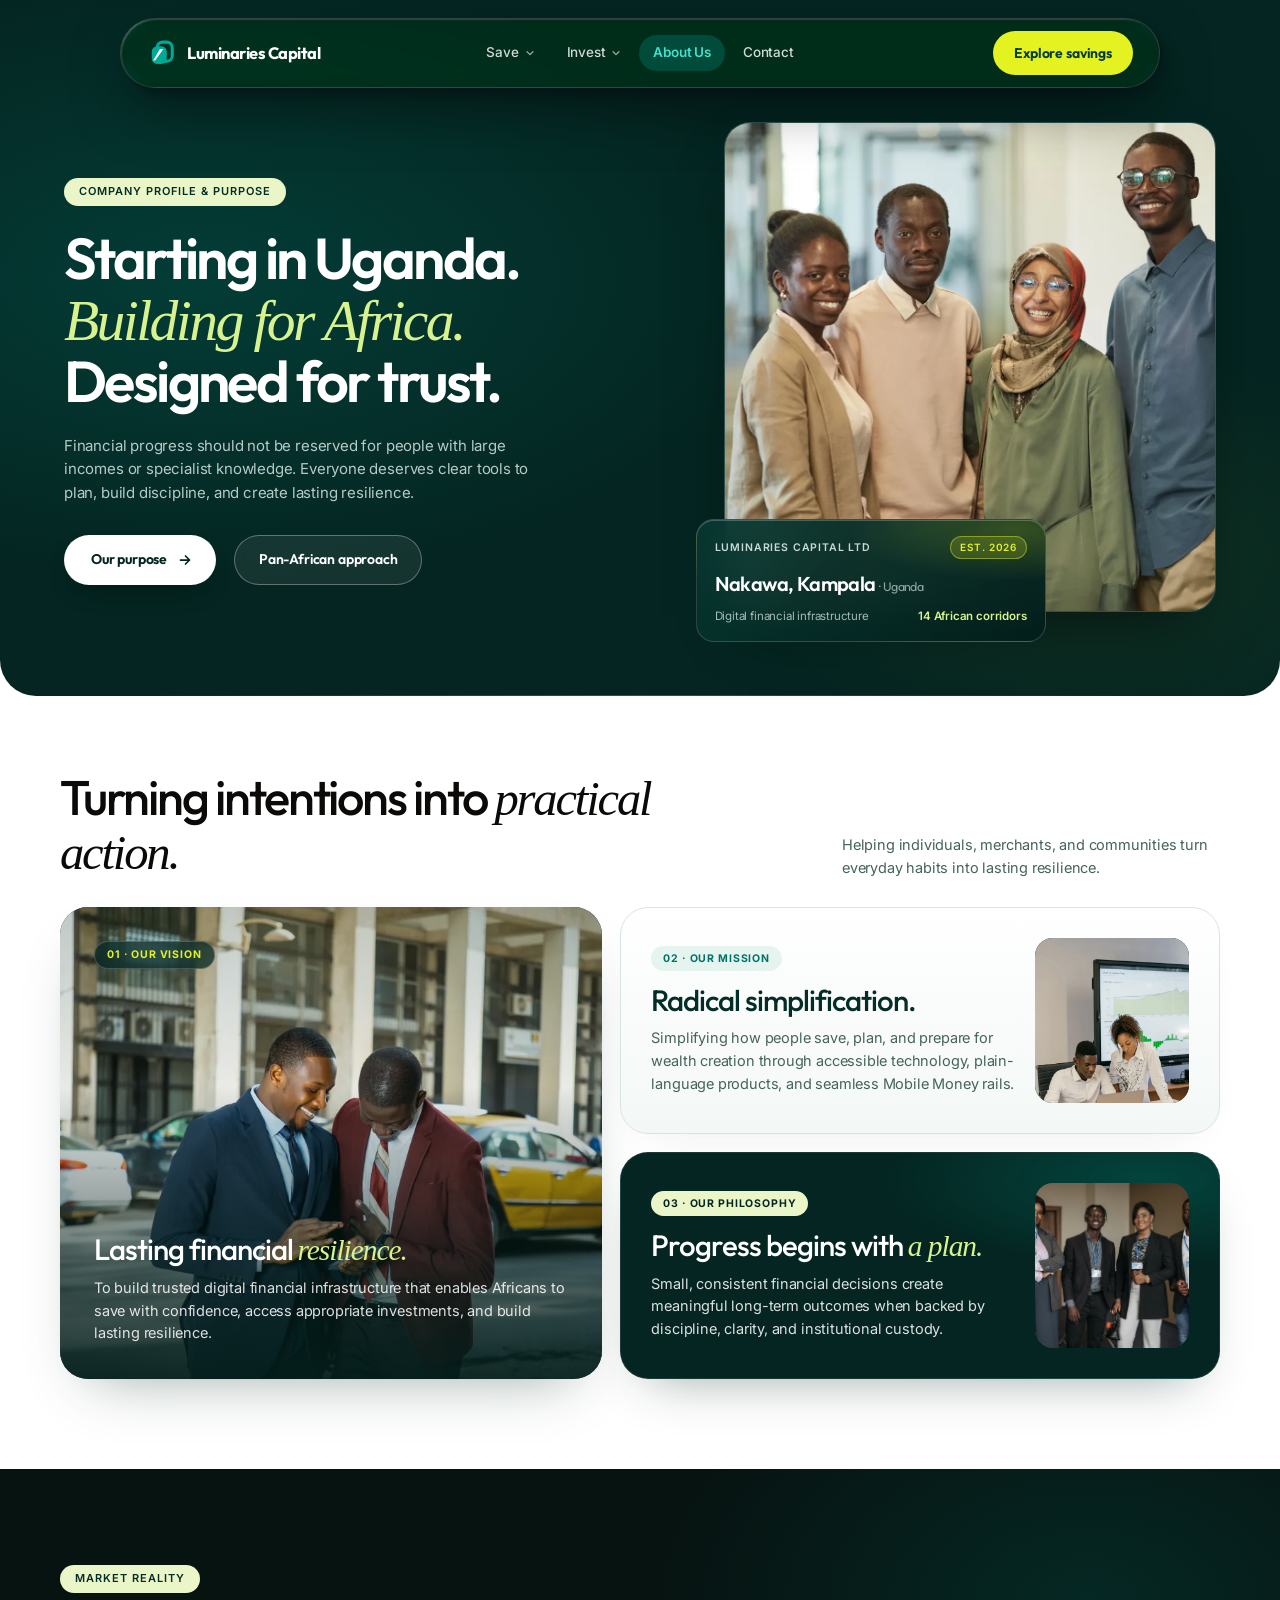
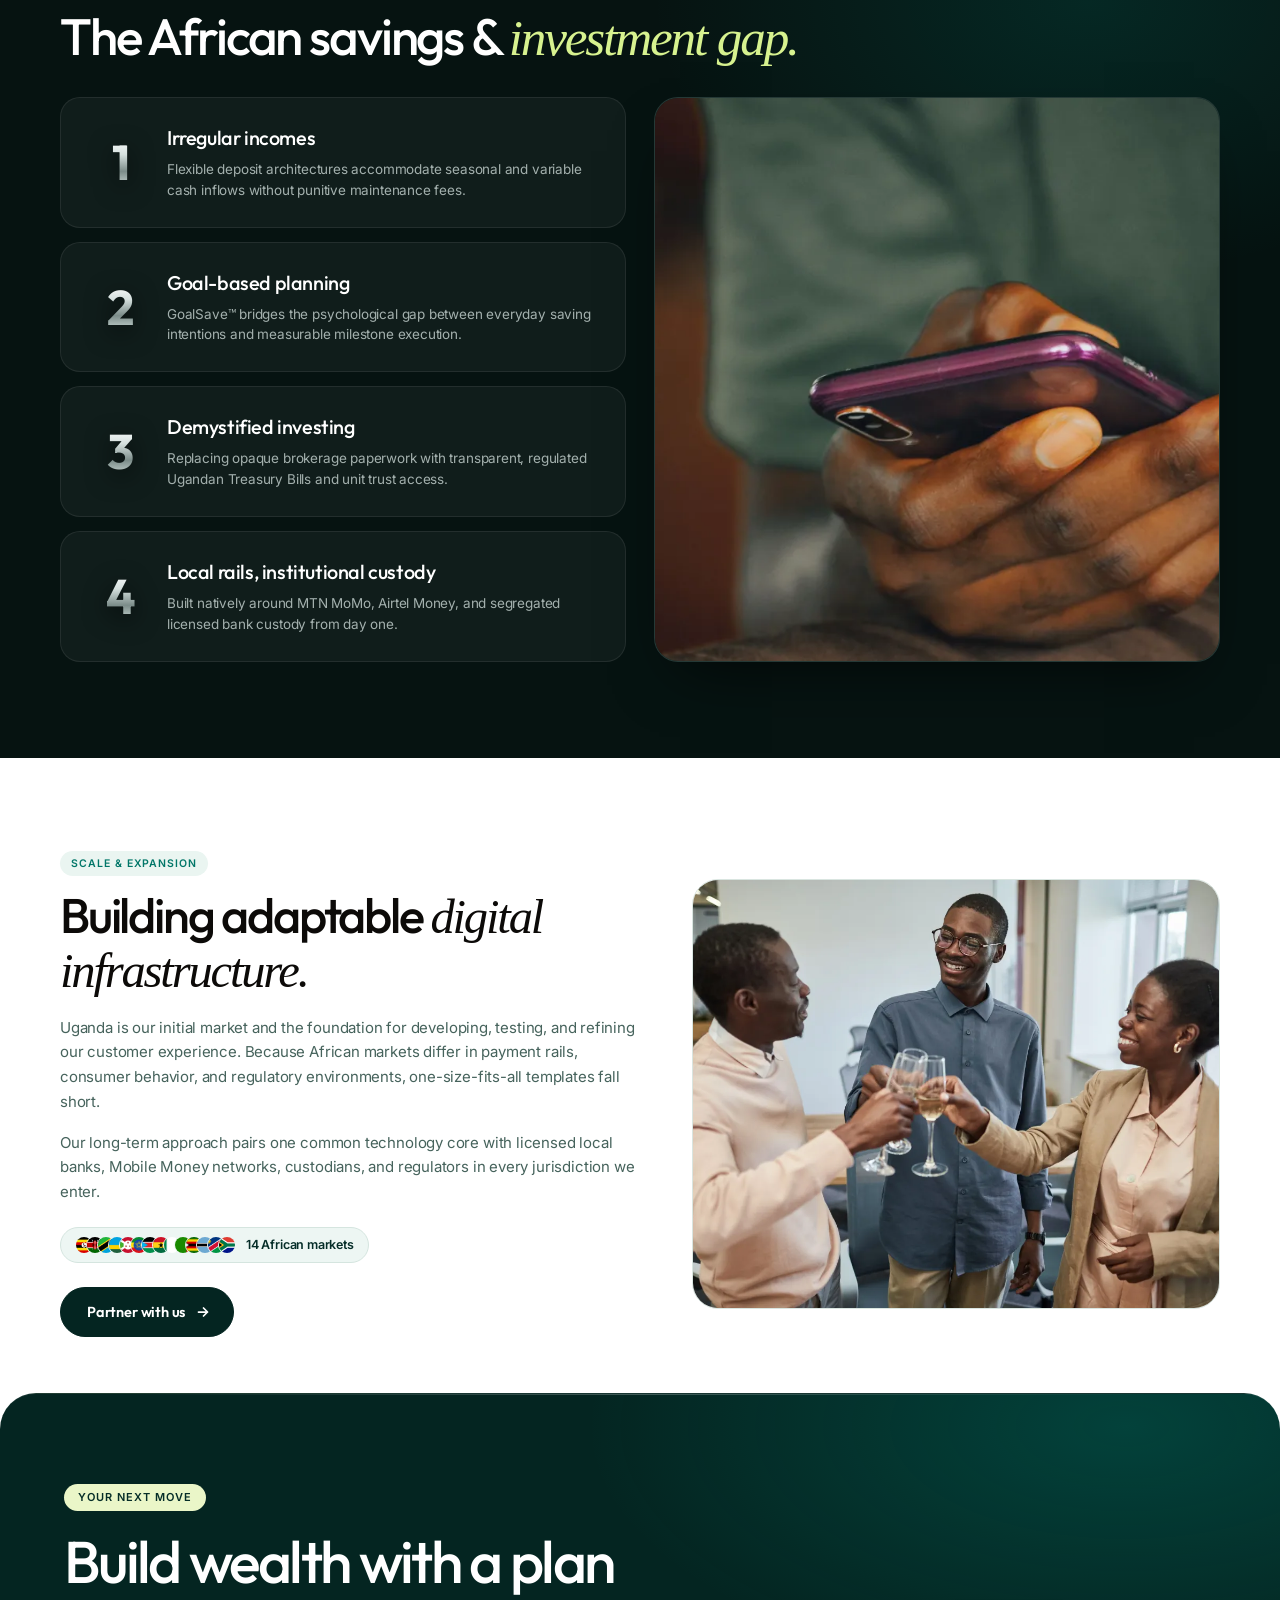
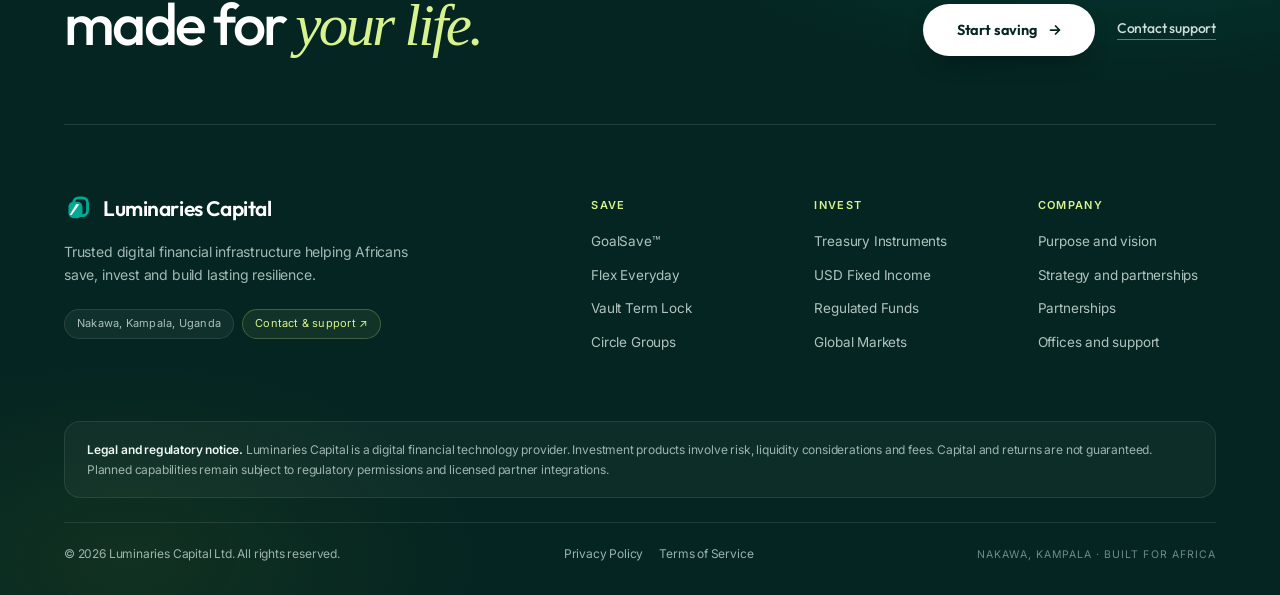
<file: about.html>
<!DOCTYPE html>
<html lang="en">
<head>
  <meta charset="UTF-8">
  <meta name="viewport" content="width=device-width, initial-scale=1.0, viewport-fit=cover">
  <title>About Us — Luminaries Capital</title>
  <meta name="description" content="Luminaries Capital is building trusted digital financial infrastructure across Africa, starting in Uganda. Learn about our vision, mission, and philosophy.">
  <meta name="theme-color" content="#042521">
  <link rel="canonical" href="https://luminaries.capital/about.html">
  <meta property="og:type" content="website">
  <meta property="og:url" content="https://luminaries.capital/about.html">
  <meta property="og:title" content="About Luminaries Capital — Starting in Uganda, Building for Africa">
  <meta property="og:description" content="Learn about Luminaries Capital Limited in Nakawa, Kampala — our vision, mission, philosophy, and Pan-African financial infrastructure strategy.">
  <meta property="og:image" content="https://luminaries.capital/images/pexels-edmond-dantes-8555016.webp">
  <meta name="twitter:card" content="summary_large_image">
  <meta name="twitter:title" content="About Luminaries Capital — Starting in Uganda, Building for Africa">
  <meta name="twitter:description" content="Learn about Luminaries Capital Limited in Nakawa, Kampala — our vision, mission, philosophy, and Pan-African financial infrastructure strategy.">

  <link rel="icon" type="image/jpeg" href="logo2.jpeg">
  <link rel="preconnect" href="https://fonts.googleapis.com">
  <link rel="preconnect" href="https://fonts.gstatic.com" crossorigin>
  <link rel="stylesheet" href="https://fonts.googleapis.com/css2?family=Inter:wght@400;500;600;700&family=Outfit:wght@400;500;600;700&display=swap">
  <link rel="preload" as="image" href="images/pexels-edmond-dantes-8555016.webp">
  <link rel="stylesheet" href="styles.css?v=v3_foldable">
</head>
<body>
  <a class="skip-link" href="#main-content">Skip to main content</a>

  <!-- TOP NAVIGATION -->
  <nav class="site-nav glass3d" id="main-nav" aria-label="Main Navigation">
    <div class="nav-container">
      <div class="nav-left">
        <a href="index.html" class="brand-link" id="brand-home-link" aria-label="Luminaries Capital Home">
          <div class="brand-symbol-wrap">
            <svg viewBox="0 0 44 44" fill="none" xmlns="http://www.w3.org/2000/svg">
              <rect x="15" y="6" width="22" height="28" rx="8" stroke="#00A896" stroke-width="4.5" />
              <rect x="7" y="12" width="22" height="26" rx="8" fill="#00A896" />
              <path d="M12 33L24 16L19 16L9 33H12Z" fill="#FFFFFF" />
            </svg>
          </div>
          <span class="brand-name">
            Luminaries Capital
          </span>
        </a>

        <!-- Revolut-Style Tab Pills -->
        <ul class="nav-pills-list" id="desktop-nav-links">
          <li class="nav-pill-item has-dropdown">
            <a href="save.html" class="nav-pill" id="nav-pill-save" data-megamenu-target="save">
              Save
              <svg class="pill-chevron" viewBox="0 0 12 12" fill="none"><path d="M2.5 4.5L6 8L9.5 4.5" stroke="currentColor" stroke-width="1.5" stroke-linecap="round" stroke-linejoin="round"/></svg>
            </a>
          </li>
          <li class="nav-pill-item has-dropdown">
            <a href="invest.html" class="nav-pill" id="nav-pill-invest" data-megamenu-target="invest">
              Invest
              <svg class="pill-chevron" viewBox="0 0 12 12" fill="none"><path d="M2.5 4.5L6 8L9.5 4.5" stroke="currentColor" stroke-width="1.5" stroke-linecap="round" stroke-linejoin="round"/></svg>
            </a>
          </li>
          <li class="nav-pill-item">
            <a href="about.html" class="nav-pill active" id="nav-pill-about">
              About Us
            </a>
          </li>
          <li class="nav-pill-item">
            <a href="contact.html" class="nav-pill" id="nav-pill-contact">
              Contact
            </a>
          </li>
        </ul>
      </div>

      <div class="nav-right">
        <a href="save.html" class="nav-cta-btn" id="nav-cta-btn">
          Explore savings
        </a>
        <button class="mobile-menu-btn" id="mobile-menu-btn" aria-label="Toggle navigation menu">
          <span></span>
          <span></span>
          <span></span>
        </button>
      </div>
    </div>

    <!-- REVOLUT-STYLE GLASSMORPHISM MEGA-MENU DROPDOWN -->
    <div class="revolut-megamenu" id="revolut-megamenu" aria-label="Explore menu">
      <div class="megamenu-inner">
        <div class="megamenu-panel is-active" id="megamenu-panel-save">
          <div class="megamenu-top-bar"><a class="megamenu-discover" href="save.html">Discover Luminaries Save</a></div>
          <div class="megamenu-grid">
            <div class="megamenu-col">
              <div class="megamenu-cat-title">Everyday saving</div>
              <ul class="megamenu-items">
                <li><a class="megamenu-item-link" href="save.html#flex">Flex Everyday</a></li>
                <li><a class="megamenu-item-link" href="save.html#steady">Steady Auto-Save</a></li>
              </ul>
            </div>
            <div class="megamenu-col">
              <div class="megamenu-cat-title">Goals &amp; reserves</div>
              <ul class="megamenu-items">
                <li><a class="megamenu-item-link" href="save.html#goalsave">GoalSave™</a></li>
                <li><a class="megamenu-item-link" href="save.html#vault">Vault</a></li>
              </ul>
            </div>
            <div class="megamenu-col">
              <div class="megamenu-cat-title">Currencies &amp; groups</div>
              <ul class="megamenu-items">
                <li><a class="megamenu-item-link" href="save.html#dollar">Dollar Save</a></li>
                <li><a class="megamenu-item-link" href="save.html#circle">Circle Groups</a></li>
              </ul>
            </div>
            <div class="megamenu-col">
              <div class="megamenu-cat-title">Planning tools</div>
              <ul class="megamenu-items">
                <li><a class="megamenu-item-link" href="save.html#calculator">Goal calculator</a></li>
                <li><a class="megamenu-item-link" href="index.html#plan-calculator">Compare your plan</a></li>
              </ul>
            </div>
          </div>
        </div>
        <div class="megamenu-panel" id="megamenu-panel-invest">
          <div class="megamenu-top-bar"><a class="megamenu-discover" href="invest.html">Discover Luminaries Invest</a></div>
          <div class="megamenu-grid">
            <div class="megamenu-col">
              <div class="megamenu-cat-title">Fixed income</div>
              <ul class="megamenu-items">
                <li><a class="megamenu-item-link" href="invest.html#treasury">Treasury Instruments</a></li>
                <li><a class="megamenu-item-link" href="invest.html#usd">USD Income</a></li>
              </ul>
            </div>
            <div class="megamenu-col">
              <div class="megamenu-cat-title">Funds &amp; markets</div>
              <ul class="megamenu-items">
                <li><a class="megamenu-item-link" href="invest.html#funds">Regulated Funds</a></li>
                <li><a class="megamenu-item-link" href="invest.html#global">Global Markets</a></li>
              </ul>
            </div>
            <div class="megamenu-col">
              <div class="megamenu-cat-title">Other opportunities</div>
              <ul class="megamenu-items">
                <li><a class="megamenu-item-link" href="invest.html#real">Real Assets</a></li>
                <li><a class="megamenu-item-link" href="invest.html#issues">New Issues</a></li>
              </ul>
            </div>
            <div class="megamenu-col">
              <div class="megamenu-cat-title">Getting started</div>
              <ul class="megamenu-items">
                <li><a class="megamenu-item-link" href="invest.html#principles">Investment principles</a></li>
                <li><a class="megamenu-item-link" href="contact.html#inquiry-form">Investment enquiries</a></li>
              </ul>
            </div>
          </div>
        </div>
      </div>
    </div>

    <div class="mobile-nav-drawer" id="mobile-drawer" aria-hidden="true">
      <a href="save.html">Save </a>
      <a href="invest.html">Invest </a>
      <a href="about.html">About us </a>
      <a href="contact.html">Contact </a>
      <a href="save.html" class="mobile-nav-primary">Explore savings</a>
    </div>
  </nav>

  <main id="main-content">
    <!-- SUBPAGE HERO -->
    <header class="subpage-hero save-hero">
      <div class="subpage-hero-grid save-hero-grid">
        <div class="subpage-hero-copy">
          <div class="subpage-eyebrow">Company Profile &amp; Purpose</div>
          <h1 class="subpage-title save-hero-title">
            <span>Starting in Uganda.</span>
            <span><em>Building for Africa.</em></span>
            <span>Designed for trust.</span>
          </h1>
          <p class="subpage-lead">
            Financial progress should not be reserved for people with large incomes or specialist knowledge. Everyone deserves clear tools to plan, build discipline, and create lasting resilience.
          </p>
          <div class="subpage-hero-actions">
            <a href="#vision" class="btn-large-solar">
              <span class="btn-label">Our purpose</span>
              <span class="btn-arrow-slot" aria-hidden="true">
                <svg class="btn-arrow-front" viewBox="0 0 16 16" fill="none"><path d="M3.5 8h9M8.5 4l4 4-4 4" stroke="currentColor" stroke-width="1.75" stroke-linecap="round" stroke-linejoin="round" /></svg>
                <svg class="btn-arrow-back" viewBox="0 0 16 16" fill="none"><path d="M3.5 8h9M8.5 4l4 4-4 4" stroke="currentColor" stroke-width="1.75" stroke-linecap="round" stroke-linejoin="round" /></svg>
              </span>
            </a>
            <a href="#strategy" class="btn-large-outline">Pan-African approach</a>
          </div>
        </div>

        <aside class="save-hero-visual-stage" aria-label="Luminaries Capital Kampala headquarters">
          <div class="save-hero-photo-frame">
            <img
              class="save-hero-photo"
              src="images/pexels-edmond-dantes-8555016.webp"
              alt="Luminaries Capital colleagues standing together in Kampala"
              width="1200"
              height="800"
              fetchpriority="high"
              decoding="async"
            >
          </div>
          <div class="save-hero-mini-card save-hero-overlay-card" aria-hidden="true">
            <div class="shmc-top">
              <span class="shmc-brand">Luminaries Capital Ltd</span>
              <span class="shmc-pill">Est. 2026</span>
            </div>
            <div class="shmc-amount">Nakawa, Kampala <small>· Uganda</small></div>
            <div class="shmc-foot">
              <span>Digital financial infrastructure</span>
              <strong>14 African corridors</strong>
            </div>
          </div>
        </aside>
      </div>
    </header>

    <div class="page-container">

      <!-- PURPOSE, VISION, MISSION, PHILOSOPHY (EDITORIAL ASYMMETRIC BENTO) -->
      <section id="vision" class="subpage-section" aria-label="Vision, Mission, and Philosophy">
        <div class="subpage-section-head">
          <h2 class="subpage-section-title">
            Turning intentions into <em>practical action.</em>
          </h2>
          <p class="subpage-section-note">Helping individuals, merchants, and communities turn everyday habits into lasting resilience.</p>
        </div>

        <div class="about-bento">
          <!-- 01. VISION — Tall Editorial Photo Feature -->
          <article class="about-bento-card is-photo-tall">
            <img src="images/pexels-libasse-el-arbi-ndoye-235374276-12179674.webp" alt="Two professionals reviewing their savings plan on a smartphone" width="1000" height="667" loading="lazy" decoding="async">
            <div class="about-bento-scrim" aria-hidden="true"></div>
            <div class="about-bento-overlay">
              <span class="about-bento-tag is-glass">01 · Our Vision</span>
              <div class="about-bento-copy">
                <h3>Lasting financial <em>resilience.</em></h3>
                <p>To build trusted digital financial infrastructure that enables Africans to save with confidence, access appropriate investments, and build lasting resilience.</p>
              </div>
            </div>
          </article>

          <!-- 02. MISSION — Crisp Alabaster Editorial Card -->
          <article class="about-bento-card is-light">
            <div class="about-bento-text-col">
              <span class="about-bento-tag is-mint">02 · Our Mission</span>
              <h3>Radical simplification.</h3>
              <p>Simplifying how people save, plan, and prepare for wealth creation through accessible technology, plain-language products, and seamless Mobile Money rails.</p>
            </div>
            <div class="about-bento-thumb" aria-hidden="true">
              <img src="images/pexels-mikhail-nilov-9301302.webp" alt="" width="1000" height="1500" loading="lazy" decoding="async">
            </div>
          </article>

          <!-- 03. PHILOSOPHY — Deep Emerald Statement Card -->
          <article class="about-bento-card is-emerald">
            <div class="about-bento-text-col">
              <span class="about-bento-tag is-solar">03 · Our Philosophy</span>
              <h3>Progress begins with <em>a plan.</em></h3>
              <p>Small, consistent financial decisions create meaningful long-term outcomes when backed by discipline, clarity, and institutional custody.</p>
            </div>
            <div class="about-bento-thumb" aria-hidden="true">
              <img src="images/pexels-pavel-danilyuk-8761682.webp" alt="" width="1000" height="667" loading="lazy" decoding="async">
            </div>
          </article>
        </div>
      </section>

      <!-- THE OPPORTUNITY & REALITY (METALLIC NUMBERED CARDS + FULL-HEIGHT PHOTO) -->
      <section id="gap" class="subpage-section about-dark-fullband about-reality-band">
        <div class="about-dark-inner">
          <div class="about-dark-head">
            <span class="subpage-eyebrow">Market Reality</span>
            <h2>The African savings &amp; <em>investment gap.</em></h2>
          </div>

          <div class="about-reality-grid">
            <div class="about-reality-list">
              <article class="about-reality-item">
                <span class="ari-num" aria-hidden="true">1</span>
                <div class="ari-copy">
                  <h3>Irregular incomes</h3>
                  <p>Flexible deposit architectures accommodate seasonal and variable cash inflows without punitive maintenance fees.</p>
                </div>
              </article>

              <article class="about-reality-item">
                <span class="ari-num" aria-hidden="true">2</span>
                <div class="ari-copy">
                  <h3>Goal-based planning</h3>
                  <p>GoalSave™ bridges the psychological gap between everyday saving intentions and measurable milestone execution.</p>
                </div>
              </article>

              <article class="about-reality-item">
                <span class="ari-num" aria-hidden="true">3</span>
                <div class="ari-copy">
                  <h3>Demystified investing</h3>
                  <p>Replacing opaque brokerage paperwork with transparent, regulated Ugandan Treasury Bills and unit trust access.</p>
                </div>
              </article>

              <article class="about-reality-item">
                <span class="ari-num" aria-hidden="true">4</span>
                <div class="ari-copy">
                  <h3>Local rails, institutional custody</h3>
                  <p>Built natively around MTN MoMo, Airtel Money, and segregated licensed bank custody from day one.</p>
                </div>
              </article>
            </div>

            <div class="about-reality-media">
              <img
                src="images/save-step-02.webp"
                alt="Hands managing everyday savings and investments on a smartphone"
                width="1080"
                height="717"
                loading="lazy"
                decoding="async"
              >
            </div>
          </div>
        </div>
      </section>

      <!-- PAN-AFRICAN STRATEGY & PARTNERSHIPS -->
      <section id="strategy" class="subpage-section about-strategy-section">
        <div class="about-strategy-grid">
          <div class="about-strategy-copy">
            <span class="luxury-card-badge">Scale &amp; Expansion</span>
            <h2 class="subpage-section-title">
              Building adaptable <em>digital infrastructure.</em>
            </h2>
            <p class="about-strategy-text">
              Uganda is our initial market and the foundation for developing, testing, and refining our customer experience. Because African markets differ in payment rails, consumer behavior, and regulatory environments, one-size-fits-all templates fall short.
            </p>
            <p class="about-strategy-text">
              Our long-term approach pairs one common technology core with licensed local banks, Mobile Money networks, custodians, and regulators in every jurisdiction we enter.
            </p>

            <div class="about-corridors-pill" aria-label="14 African countries roadmap">
              <span class="flag-stack">
                <img src="images/flag-ug.png" alt="Uganda" width="18" height="18" loading="lazy">
                <img src="images/flag-ke.png" alt="Kenya" width="18" height="18" loading="lazy">
                <img src="images/flag-tz.png" alt="Tanzania" width="18" height="18" loading="lazy">
                <img src="images/flag-rw.png" alt="Rwanda" width="18" height="18" loading="lazy">
                <img src="images/flag-bi.png" alt="Burundi" width="18" height="18" loading="lazy">
                <img src="images/flag-et.png" alt="Ethiopia" width="18" height="18" loading="lazy">
                <img src="images/flag-ss.png" alt="South Sudan" width="18" height="18" loading="lazy">
                <img src="images/flag-gh.png" alt="Ghana" width="18" height="18" loading="lazy">
                <img src="images/flag-ng.png" alt="Nigeria" width="18" height="18" loading="lazy">
                <img src="images/flag-zm.png" alt="Zambia" width="18" height="18" loading="lazy">
                <img src="images/flag-zw.png" alt="Zimbabwe" width="18" height="18" loading="lazy">
                <img src="images/flag-bw.png" alt="Botswana" width="18" height="18" loading="lazy">
                <img src="images/flag-na.png" alt="Namibia" width="18" height="18" loading="lazy">
                <img src="images/flag-za.png" alt="South Africa" width="18" height="18" loading="lazy">
              </span>
              <span>14 African markets</span>
            </div>

            <a href="contact.html#inquiry-form" class="subpage-dark-cta">
              <span class="btn-label">Partner with us</span>
              <span class="btn-arrow-slot" aria-hidden="true">
                <svg class="btn-arrow-front" viewBox="0 0 16 16" fill="none"><path d="M3.5 8h9M8.5 4l4 4-4 4" stroke="currentColor" stroke-width="1.75" stroke-linecap="round" stroke-linejoin="round" /></svg>
                <svg class="btn-arrow-back" viewBox="0 0 16 16" fill="none"><path d="M3.5 8h9M8.5 4l4 4-4 4" stroke="currentColor" stroke-width="1.75" stroke-linecap="round" stroke-linejoin="round" /></svg>
              </span>
            </a>
          </div>

          <div class="about-strategy-photo">
            <img src="images/pexels-edmond-dantes-8555430.webp" alt="Colleagues celebrating together in a bright studio" width="1000" height="667" loading="lazy" decoding="async">
          </div>
        </div>
      </section>

    </div>
  </main>

  <!-- FOOTER -->
  <footer class="site-footer" id="site-footer" aria-label="Site footer">
    <div class="footer-inner">
      <section class="footer-cta" aria-labelledby="footer-cta-title">
        <div class="footer-cta-copy">
          <span class="footer-eyebrow">Your next move</span>
          <h2 id="footer-cta-title">Build wealth with a plan<br>made for <em>your life.</em></h2>
        </div>
        <div class="footer-cta-actions">
          <a class="footer-cta-button" href="save.html">
            <span class="btn-label">Start saving</span>
            <span class="btn-arrow-slot" aria-hidden="true">
              <svg class="btn-arrow-front" viewBox="0 0 16 16" fill="none">
                <path d="M3.5 8h9M8.5 4l4 4-4 4" stroke="currentColor" stroke-width="1.75" stroke-linecap="round"
                  stroke-linejoin="round" />
              </svg>
              <svg class="btn-arrow-back" viewBox="0 0 16 16" fill="none">
                <path d="M3.5 8h9M8.5 4l4 4-4 4" stroke="currentColor" stroke-width="1.75" stroke-linecap="round"
                  stroke-linejoin="round" />
              </svg>
            </span>
          </a>
          <a class="footer-cta-secondary" href="contact.html">Contact support</a>
        </div>
      </section>

      <div class="footer-main">
        <div class="footer-brand-col">
          <a class="footer-brand-title" href="index.html" aria-label="Luminaries Capital home">
            <svg viewBox="0 0 44 44" fill="none" aria-hidden="true">
              <rect x="15" y="6" width="22" height="28" rx="8" stroke="#00A896" stroke-width="4.5" />
              <rect x="7" y="12" width="22" height="26" rx="8" fill="#00A896" />
              <path d="M12 33L24 16L19 16L9 33H12Z" fill="#FFFFFF" />
            </svg>
            Luminaries Capital
          </a>
          <p class="footer-brand-desc">Trusted digital financial infrastructure helping Africans save, invest and build
            lasting resilience.</p>
          <div class="footer-contact-list">
            <span class="footer-meta-chip">Nakawa, Kampala, Uganda</span>
            <a class="footer-meta-chip is-link" href="contact.html">Contact &amp; support ↗</a>
          </div>
        </div>

        <nav class="footer-links-grid" aria-label="Footer navigation">
          <div class="footer-nav-col">
            <button class="footer-nav-toggle" type="button" aria-expanded="false">
              <span>Save</span><span class="footer-toggle-icon" aria-hidden="true">+</span>
            </button>
            <ul>
              <li><a href="save.html#goalsave">GoalSave™</a></li>
              <li><a href="save.html#flex">Flex Everyday</a></li>
              <li><a href="save.html#vault">Vault Term Lock</a></li>
              <li><a href="save.html#circle">Circle Groups</a></li>
            </ul>
          </div>

          <div class="footer-nav-col">
            <button class="footer-nav-toggle" type="button" aria-expanded="false">
              <span>Invest</span><span class="footer-toggle-icon" aria-hidden="true">+</span>
            </button>
            <ul>
              <li><a href="invest.html#treasury">Treasury Instruments</a></li>
              <li><a href="invest.html#usd">USD Fixed Income</a></li>
              <li><a href="invest.html#funds">Regulated Funds</a></li>
              <li><a href="invest.html#global">Global Markets</a></li>
            </ul>
          </div>

          <div class="footer-nav-col">
            <button class="footer-nav-toggle" type="button" aria-expanded="false">
              <span>Company</span><span class="footer-toggle-icon" aria-hidden="true">+</span>
            </button>
            <ul>
              <li><a href="about.html">Purpose and vision</a></li>
              <li><a href="about.html#strategy">Strategy and partnerships</a></li>
              <li><a href="contact.html">Partnerships</a></li>
              <li><a href="contact.html">Offices and support</a></li>
            </ul>
          </div>
        </nav>
      </div>

      <div class="footer-disclaimer-box">
        <p><strong>Legal and regulatory notice.</strong> Luminaries Capital is a digital financial technology provider.
          Investment products involve risk, liquidity considerations and fees. Capital and returns are not guaranteed.
          Planned capabilities remain subject to regulatory permissions and licensed partner integrations.</p>
      </div>

      <div class="footer-bottom-row">
        <span>© 2026 Luminaries Capital Ltd. All rights reserved.</span>
        <div class="footer-legal-links">
          <a href="privacy.html">Privacy Policy</a>
          <a href="terms.html">Terms of Service</a>
        </div>
        <span>NAKAWA, KAMPALA · BUILT FOR AFRICA</span>
      </div>
    </div>
  </footer>

  <script src="app.js?v=v3_foldable"></script>
</body>
</html>
</file>
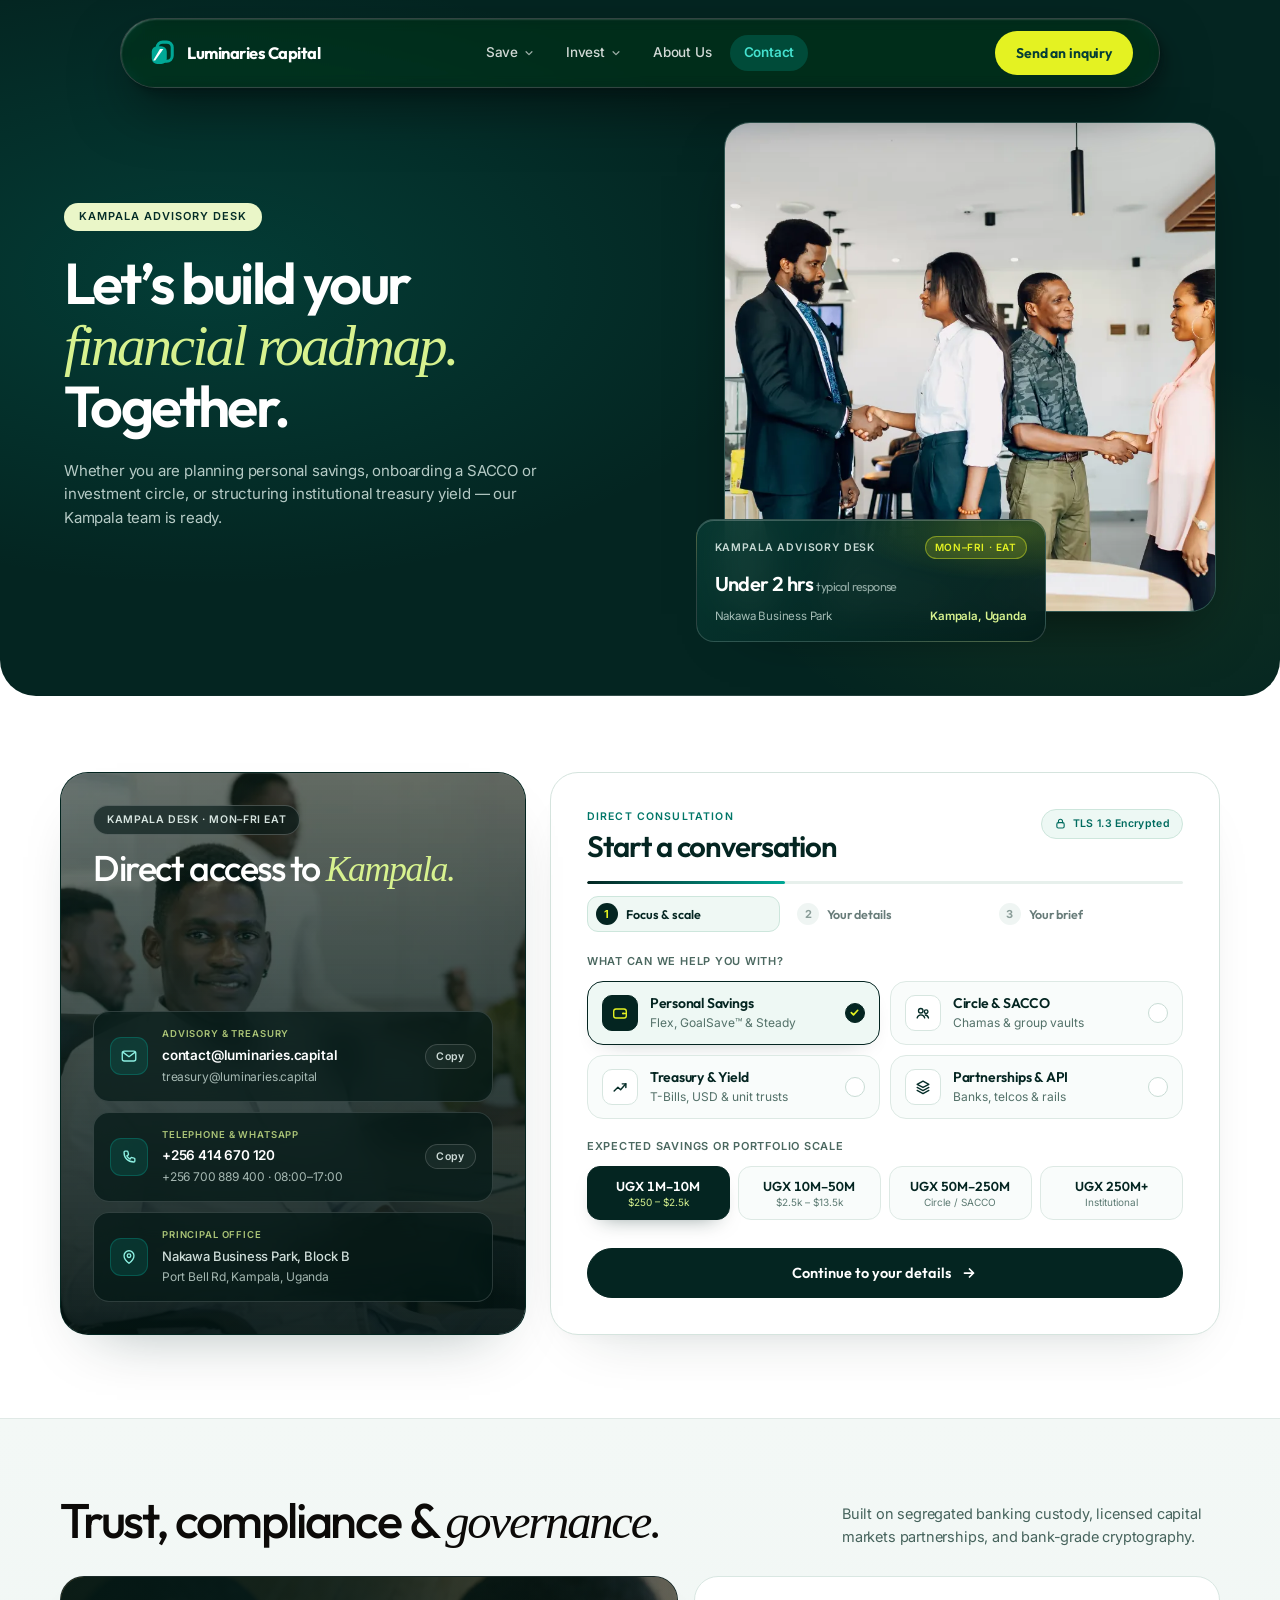
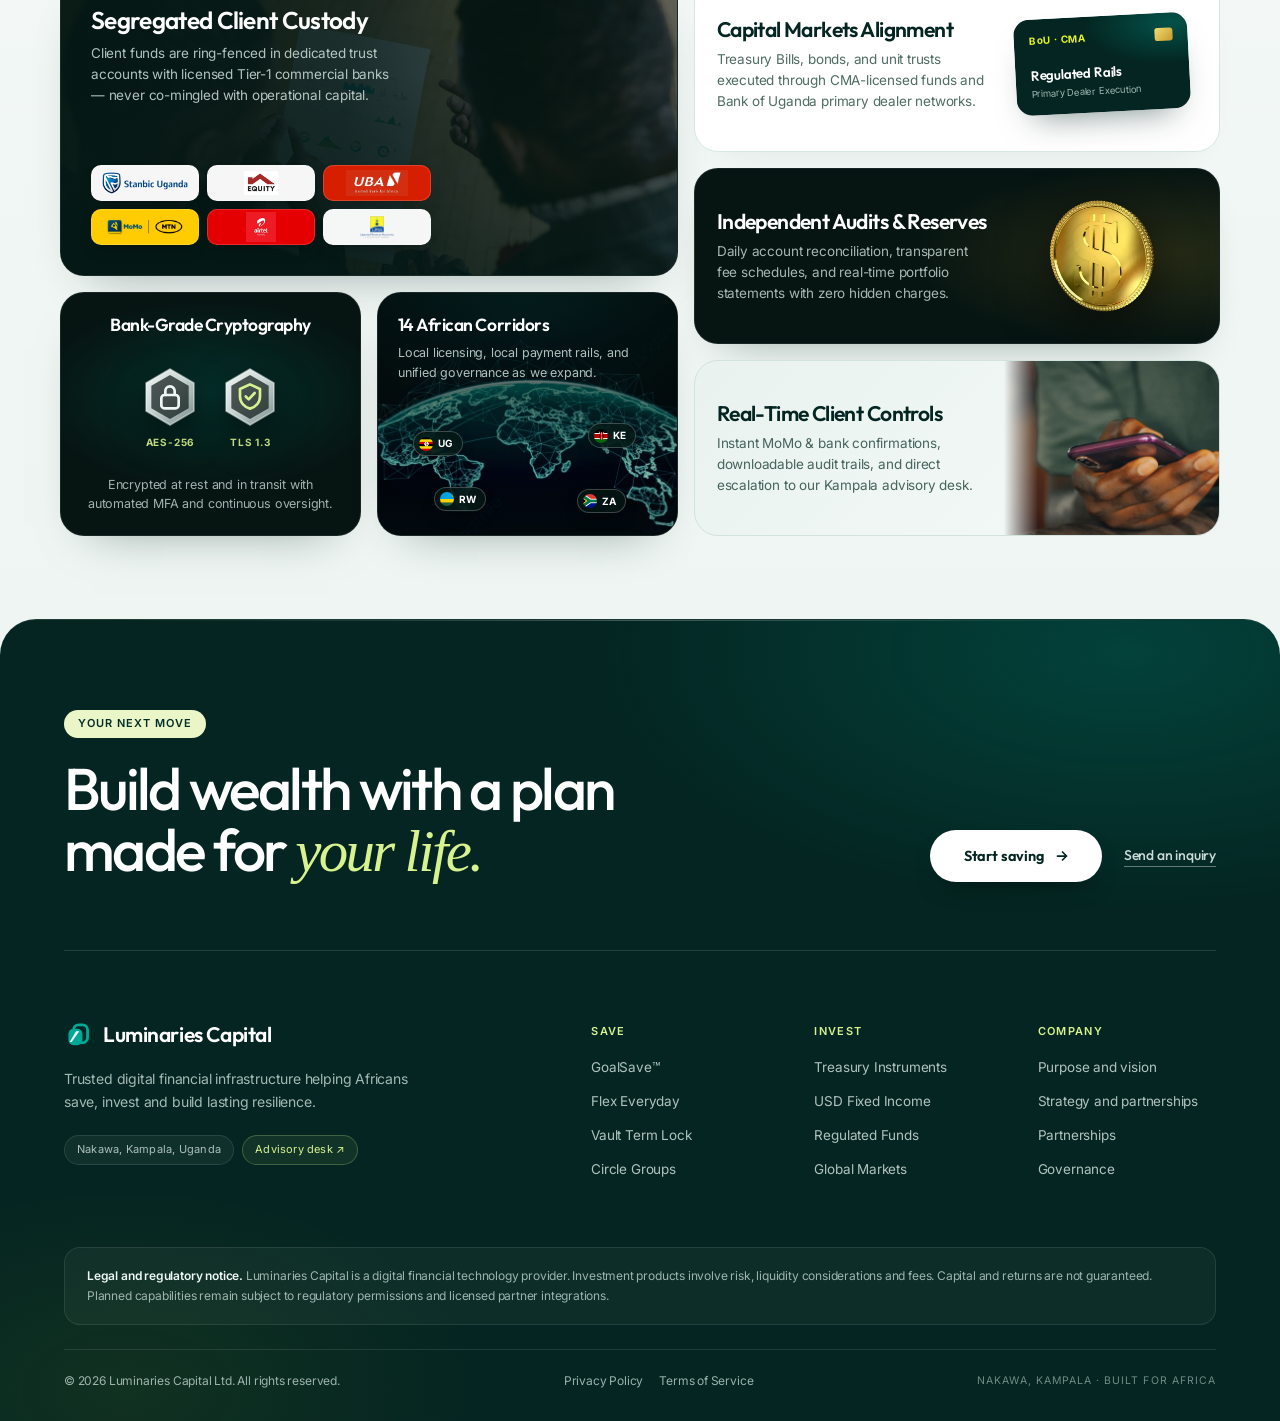
<file: contact.html>
<!DOCTYPE html>
<html lang="en">
<head>
  <meta charset="UTF-8">
  <meta name="viewport" content="width=device-width, initial-scale=1.0, viewport-fit=cover">
  <title>Contact &amp; Institutional Inquiries — Luminaries Capital</title>
  <meta name="description" content="Get in touch with Luminaries Capital. Headquarters in Nakawa, Kampala, Uganda. Dedicated support for savers, investment clubs, SACCOs, and institutional partners.">
  <meta name="theme-color" content="#042521">
  <link rel="canonical" href="https://luminaries.capital/contact.html">
  <meta property="og:type" content="website">
  <meta property="og:url" content="https://luminaries.capital/contact.html">
  <meta property="og:title" content="Contact Luminaries Capital — Kampala Advisory &amp; Institutional Desk">
  <meta property="og:description" content="Connect with Luminaries Capital in Nakawa, Kampala for personal savings guidance, SACCO &amp; Circle onboarding, or institutional treasury inquiries.">
  <meta property="og:image" content="https://luminaries.capital/images/pexels-ninthgrid-2149521550-30677598.webp">
  <meta name="twitter:card" content="summary_large_image">
  <meta name="twitter:title" content="Contact Luminaries Capital — Kampala Advisory &amp; Institutional Desk">
  <meta name="twitter:description" content="Connect with Luminaries Capital in Nakawa, Kampala for personal savings guidance, SACCO &amp; Circle onboarding, or institutional treasury inquiries.">

  <link rel="icon" type="image/jpeg" href="logo2.jpeg">
  <link rel="preconnect" href="https://fonts.googleapis.com">
  <link rel="preconnect" href="https://fonts.gstatic.com" crossorigin>
  <link rel="stylesheet" href="https://fonts.googleapis.com/css2?family=Inter:wght@400;500;600;700&family=Outfit:wght@400;500;600;700&display=swap">
  <link rel="preload" as="image" href="images/pexels-ninthgrid-2149521550-30677598.webp">
  <link rel="stylesheet" href="styles.css?v=v3_foldable">
</head>
<body>
  <a class="skip-link" href="#main-content">Skip to main content</a>

  <!-- TOP NAVIGATION -->
  <nav class="site-nav glass3d" id="main-nav" aria-label="Main Navigation">
    <div class="nav-container">
      <div class="nav-left">
        <a href="index.html" class="brand-link" id="brand-home-link" aria-label="Luminaries Capital Home">
          <div class="brand-symbol-wrap">
            <svg viewBox="0 0 44 44" fill="none" xmlns="http://www.w3.org/2000/svg">
              <rect x="15" y="6" width="22" height="28" rx="8" stroke="#00A896" stroke-width="4.5" />
              <rect x="7" y="12" width="22" height="26" rx="8" fill="#00A896" />
              <path d="M12 33L24 16L19 16L9 33H12Z" fill="#FFFFFF" />
            </svg>
          </div>
          <span class="brand-name">
            Luminaries Capital
          </span>
        </a>

        <!-- Revolut-Style Tab Pills -->
        <ul class="nav-pills-list" id="desktop-nav-links">
          <li class="nav-pill-item has-dropdown">
            <a href="save.html" class="nav-pill" id="nav-pill-save" data-megamenu-target="save">
              Save
              <svg class="pill-chevron" viewBox="0 0 12 12" fill="none"><path d="M2.5 4.5L6 8L9.5 4.5" stroke="currentColor" stroke-width="1.5" stroke-linecap="round" stroke-linejoin="round"/></svg>
            </a>
          </li>
          <li class="nav-pill-item has-dropdown">
            <a href="invest.html" class="nav-pill" id="nav-pill-invest" data-megamenu-target="invest">
              Invest
              <svg class="pill-chevron" viewBox="0 0 12 12" fill="none"><path d="M2.5 4.5L6 8L9.5 4.5" stroke="currentColor" stroke-width="1.5" stroke-linecap="round" stroke-linejoin="round"/></svg>
            </a>
          </li>
          <li class="nav-pill-item">
            <a href="about.html" class="nav-pill" id="nav-pill-about">
              About Us
            </a>
          </li>
          <li class="nav-pill-item">
            <a href="contact.html" class="nav-pill active" id="nav-pill-contact">
              Contact
            </a>
          </li>
        </ul>
      </div>

      <div class="nav-right">
        <a href="#inquiry-form" class="nav-cta-btn" id="nav-cta-btn">
          Send an inquiry
        </a>
        <button class="mobile-menu-btn" id="mobile-menu-btn" aria-label="Toggle navigation menu">
          <span></span>
          <span></span>
          <span></span>
        </button>
      </div>
    </div>

    <!-- REVOLUT-STYLE GLASSMORPHISM MEGA-MENU DROPDOWN -->
    <div class="revolut-megamenu" id="revolut-megamenu" aria-label="Explore menu">
      <div class="megamenu-inner">
        <div class="megamenu-panel is-active" id="megamenu-panel-save">
          <div class="megamenu-top-bar"><a class="megamenu-discover" href="save.html">Discover Luminaries Save</a></div>
          <div class="megamenu-grid">
            <div class="megamenu-col">
              <div class="megamenu-cat-title">Everyday saving</div>
              <ul class="megamenu-items">
                <li><a class="megamenu-item-link" href="save.html#flex">Flex Everyday</a></li>
                <li><a class="megamenu-item-link" href="save.html#steady">Steady Auto-Save</a></li>
              </ul>
            </div>
            <div class="megamenu-col">
              <div class="megamenu-cat-title">Goals &amp; reserves</div>
              <ul class="megamenu-items">
                <li><a class="megamenu-item-link" href="save.html#goalsave">GoalSave™</a></li>
                <li><a class="megamenu-item-link" href="save.html#vault">Vault</a></li>
              </ul>
            </div>
            <div class="megamenu-col">
              <div class="megamenu-cat-title">Currencies &amp; groups</div>
              <ul class="megamenu-items">
                <li><a class="megamenu-item-link" href="save.html#dollar">Dollar Save</a></li>
                <li><a class="megamenu-item-link" href="save.html#circle">Circle Groups</a></li>
              </ul>
            </div>
            <div class="megamenu-col">
              <div class="megamenu-cat-title">Planning tools</div>
              <ul class="megamenu-items">
                <li><a class="megamenu-item-link" href="save.html#calculator">Goal calculator</a></li>
                <li><a class="megamenu-item-link" href="index.html#plan-calculator">Compare your plan</a></li>
              </ul>
            </div>
          </div>
        </div>
        <div class="megamenu-panel" id="megamenu-panel-invest">
          <div class="megamenu-top-bar"><a class="megamenu-discover" href="invest.html">Discover Luminaries Invest</a></div>
          <div class="megamenu-grid">
            <div class="megamenu-col">
              <div class="megamenu-cat-title">Fixed income</div>
              <ul class="megamenu-items">
                <li><a class="megamenu-item-link" href="invest.html#treasury">Treasury Instruments</a></li>
                <li><a class="megamenu-item-link" href="invest.html#usd">USD Income</a></li>
              </ul>
            </div>
            <div class="megamenu-col">
              <div class="megamenu-cat-title">Funds &amp; markets</div>
              <ul class="megamenu-items">
                <li><a class="megamenu-item-link" href="invest.html#funds">Regulated Funds</a></li>
                <li><a class="megamenu-item-link" href="invest.html#global">Global Markets</a></li>
              </ul>
            </div>
            <div class="megamenu-col">
              <div class="megamenu-cat-title">Other opportunities</div>
              <ul class="megamenu-items">
                <li><a class="megamenu-item-link" href="invest.html#real">Real Assets</a></li>
                <li><a class="megamenu-item-link" href="invest.html#issues">New Issues</a></li>
              </ul>
            </div>
            <div class="megamenu-col">
              <div class="megamenu-cat-title">Getting started</div>
              <ul class="megamenu-items">
                <li><a class="megamenu-item-link" href="invest.html#principles">Investment principles</a></li>
                <li><a class="megamenu-item-link" href="contact.html#inquiry-form">Investment enquiries</a></li>
              </ul>
            </div>
          </div>
        </div>
      </div>
    </div>

    <div class="mobile-nav-drawer" id="mobile-drawer" aria-hidden="true">
      <a href="save.html">Save </a>
      <a href="invest.html">Invest </a>
      <a href="about.html">About us </a>
      <a href="contact.html">Contact </a>
      <a href="#inquiry-form" class="mobile-nav-primary">Send an inquiry</a>
    </div>
  </nav>

  <main id="main-content">
    <!-- SUBPAGE HERO -->
    <header class="subpage-hero save-hero">
      <div class="subpage-hero-grid save-hero-grid">
        <div class="subpage-hero-copy">
          <div class="subpage-eyebrow">Kampala Advisory Desk</div>
          <h1 class="subpage-title save-hero-title">
            <span>Let’s build your</span>
            <span><em>financial roadmap.</em></span>
            <span>Together.</span>
          </h1>
          <p class="subpage-lead">
            Whether you are planning personal savings, onboarding a SACCO or investment circle, or structuring institutional treasury yield — our Kampala team is ready.
          </p>
        </div>

        <aside class="save-hero-visual-stage" aria-label="Kampala advisory desk">
          <div class="save-hero-photo-frame">
            <img
              class="save-hero-photo"
              src="images/pexels-ninthgrid-2149521550-30677598.webp"
              alt="Luminaries Capital advisors welcoming clients and partners"
              width="1200"
              height="800"
              fetchpriority="high"
              decoding="async"
            >
          </div>
          <div class="save-hero-mini-card save-hero-overlay-card" aria-hidden="true">
            <div class="shmc-top">
              <span class="shmc-brand">Kampala Advisory Desk</span>
              <span class="shmc-pill">Mon–Fri · EAT</span>
            </div>
            <div class="shmc-amount">Under 2 hrs <small>typical response</small></div>
            <div class="shmc-foot">
              <span>Nakawa Business Park</span>
              <strong>Kampala, Uganda</strong>
            </div>
          </div>
        </aside>
      </div>
    </header>

    <div class="page-container">

      <!-- ARCHITECTURAL FINTECH CONTACT DESK -->
      <section class="subpage-section contact-desk-section" aria-label="Advisory desk and consultation form">
        <div class="contact-desk-shell">

          <!-- LEFT: PHOTO-BACKED PRIVATE ADVISORY CONCIERGE -->
          <aside class="contact-concierge-panel has-photo-bg">
            <img
              class="cdesk-bg-photo"
              src="images/pexels-mikhail-nilov-9301194.webp"
              alt="Luminaries Capital advisory specialist in our Kampala boardroom"
              width="1000"
              height="667"
              loading="lazy"
              decoding="async"
            >
            <div class="cdesk-bg-scrim" aria-hidden="true"></div>

            <div class="cdesk-concierge-top">
              <div class="cdesk-status-pill">
                <span>Kampala Desk · Mon–Fri EAT</span>
              </div>

              <h2 class="cdesk-title">
                Direct access to <em>Kampala.</em>
              </h2>

              <div class="cdesk-glass-card">
                <div class="cdesk-glass-row">
                  <span class="cdesk-channel-icon" aria-hidden="true">
                    <svg viewBox="0 0 20 20" fill="none"><rect x="2.5" y="4.5" width="15" height="11" rx="2.2" stroke="currentColor" stroke-width="1.5"/><path d="M3.5 6l6.5 4.8L16.5 6" stroke="currentColor" stroke-width="1.5" stroke-linecap="round" stroke-linejoin="round"/></svg>
                  </span>
                  <div class="cdesk-channel-body">
                    <span class="cdesk-channel-label">Advisory &amp; Treasury</span>
                    <a class="cdesk-channel-val" href="mailto:contact@luminaries.capital">contact@luminaries.capital</a>
                    <a class="cdesk-channel-sub" href="mailto:treasury@luminaries.capital">treasury@luminaries.capital</a>
                  </div>
                  <button type="button" class="cdesk-copy-btn" data-copy="contact@luminaries.capital" aria-label="Copy advisory email">Copy</button>
                </div>

                <div class="cdesk-glass-row">
                  <span class="cdesk-channel-icon" aria-hidden="true">
                    <svg viewBox="0 0 20 20" fill="none"><path d="M5.6 3.5h2.2c.5 0 .9.3 1 .8l.6 2.5c.1.4-.1.9-.5 1.1L7.6 8.8a9.8 9.8 0 0 0 3.6 3.6l.9-1.3c.2-.4.7-.6 1.1-.5l2.5.6c.5.1.8.5.8 1v2.2c0 .6-.5 1.1-1.1 1.1C8.8 15.5 4.5 11.2 4.5 4.6c0-.6.5-1.1 1.1-1.1Z" stroke="currentColor" stroke-width="1.5" stroke-linejoin="round"/></svg>
                  </span>
                  <div class="cdesk-channel-body">
                    <span class="cdesk-channel-label">Telephone &amp; WhatsApp</span>
                    <a class="cdesk-channel-val" href="tel:+256414670120">+256 414 670 120</a>
                    <span class="cdesk-channel-sub">+256 700 889 400 · 08:00–17:00</span>
                  </div>
                  <button type="button" class="cdesk-copy-btn" data-copy="+256 414 670 120" aria-label="Copy phone number">Copy</button>
                </div>

                <div class="cdesk-glass-row">
                  <span class="cdesk-channel-icon" aria-hidden="true">
                    <svg viewBox="0 0 20 20" fill="none"><path d="M10 17s5.5-4.3 5.5-8.5a5.5 5.5 0 1 0-11 0C4.5 12.7 10 17 10 17Z" stroke="currentColor" stroke-width="1.5" stroke-linejoin="round"/><circle cx="10" cy="8.5" r="2" stroke="currentColor" stroke-width="1.5"/></svg>
                  </span>
                  <div class="cdesk-channel-body">
                    <span class="cdesk-channel-label">Principal Office</span>
                    <span class="cdesk-channel-val is-address">Nakawa Business Park, Block B</span>
                    <span class="cdesk-channel-sub">Port Bell Rd, Kampala, Uganda</span>
                  </div>
                </div>
              </div>
            </div>
          </aside>

          <!-- RIGHT: CRISP FINTECH CONSULTATION INTAKE STUDIO -->
          <div class="contact-intake-panel" id="inquiry-form">
            <div class="cdesk-intake-head">
              <div>
                <span class="cdesk-intake-eyebrow">Direct Consultation</span>
                <h2 class="cdesk-intake-title">Start a conversation</h2>
              </div>
              <span class="cdesk-secure-pill">
                <svg viewBox="0 0 16 16" fill="none" aria-hidden="true"><rect x="3.5" y="7" width="9" height="6.5" rx="1.8" stroke="currentColor" stroke-width="1.4"/><path d="M5.5 7V5.3a2.5 2.5 0 1 1 5 0V7" stroke="currentColor" stroke-width="1.4" stroke-linecap="round"/></svg>
                TLS 1.3 Encrypted
              </span>
            </div>

            <!-- 3-STEP FINTECH PROGRESS STEPPER -->
            <div class="cdesk-stepper" id="cdesk-stepper" aria-label="Consultation form progress">
              <div class="cdesk-stepper-track" aria-hidden="true">
                <div class="cdesk-stepper-fill" id="cdesk-stepper-fill"></div>
              </div>
              <div class="cdesk-stepper-list" role="tablist">
                <button type="button" class="cdesk-step-tab is-active" data-step-nav="1" aria-current="step">
                  <span class="cdesk-step-num">1</span>
                  <span class="cdesk-step-name">Focus &amp; scale</span>
                </button>
                <button type="button" class="cdesk-step-tab" data-step-nav="2">
                  <span class="cdesk-step-num">2</span>
                  <span class="cdesk-step-name">Your details</span>
                </button>
                <button type="button" class="cdesk-step-tab" data-step-nav="3">
                  <span class="cdesk-step-num">3</span>
                  <span class="cdesk-step-name">Your brief</span>
                </button>
              </div>
            </div>

            <form id="contact-form-elem" class="cdesk-form" action="https://formsubmit.co/christianokitovs@gmail.com" method="POST" onsubmit="event.preventDefault(); window.handleContactSubmit();">
              <input type="hidden" name="_subject" value="New Luminaries Capital Website Inquiry">
              <input type="hidden" name="_template" value="table">
              <input type="hidden" name="_captcha" value="false">
              <input type="text" name="_honey" tabindex="-1" autocomplete="off" class="contact-honeypot" aria-hidden="true">
              <input type="hidden" id="inquiry-tier" name="category" value="Personal Wealth & Savings (Flex, GoalSave, Steady)">
              <input type="hidden" id="portfolio-scale" name="portfolio_scale" value="UGX 1M - 10M ($250 - $2,500)">

              <!-- STEP 1: FOCUS & EXPECTED VOLUME -->
              <div class="cdesk-step-pane is-active" data-step-pane="1">
                <div class="cdesk-field-block">
                  <div class="cdesk-block-label">
                    <span>What can we help you with?</span>
                  </div>
                  <div class="cdesk-topic-grid" role="radiogroup" aria-label="Account or inquiry category">
                    <button
                      type="button"
                      class="cdesk-topic-card is-active"
                      role="radio"
                      aria-checked="true"
                      data-topic-label="Personal Savings"
                      data-topic-value="Personal Wealth & Savings (Flex, GoalSave, Steady)"
                      data-placeholder="Tell us about your savings target, preferred currency (UGX or USD), or timeline..."
                    >
                      <span class="cdesk-topic-icon" aria-hidden="true">
                        <svg viewBox="0 0 20 20" fill="none"><rect x="3" y="5.5" width="14" height="10" rx="2.5" stroke="currentColor" stroke-width="1.5"/><path d="M13 10.5h4" stroke="currentColor" stroke-width="1.5" stroke-linecap="round"/><circle cx="13.5" cy="10.5" r="1" fill="currentColor"/></svg>
                      </span>
                      <span class="cdesk-topic-text">
                        <strong>Personal Savings</strong>
                        <small>Flex, GoalSave™ &amp; Steady</small>
                      </span>
                      <span class="cdesk-topic-check" aria-hidden="true">
                        <svg viewBox="0 0 12 12" fill="none"><path d="M2.5 6.2L4.9 8.6L9.5 3.6" stroke="currentColor" stroke-width="1.8" stroke-linecap="round" stroke-linejoin="round"/></svg>
                      </span>
                    </button>

                    <button
                      type="button"
                      class="cdesk-topic-card"
                      role="radio"
                      aria-checked="false"
                      data-topic-label="Circle & SACCO"
                      data-topic-value="Investment Club / SACCO / Chama (Luminaries Circle)"
                      data-placeholder="Share your group size, contribution cycle, and governance or custody requirements..."
                    >
                      <span class="cdesk-topic-icon" aria-hidden="true">
                        <svg viewBox="0 0 20 20" fill="none"><circle cx="7.5" cy="7.5" r="2.5" stroke="currentColor" stroke-width="1.5"/><circle cx="13.5" cy="8.5" r="2" stroke="currentColor" stroke-width="1.5"/><path d="M3.5 15.5c.6-2.3 2.2-3.5 4.2-3.5s3.6 1.2 4.2 3.5M12.5 12.2c1.7.2 3 1.2 3.6 3.3" stroke="currentColor" stroke-width="1.5" stroke-linecap="round"/></svg>
                      </span>
                      <span class="cdesk-topic-text">
                        <strong>Circle &amp; SACCO</strong>
                        <small>Chamas &amp; group vaults</small>
                      </span>
                      <span class="cdesk-topic-check" aria-hidden="true">
                        <svg viewBox="0 0 12 12" fill="none"><path d="M2.5 6.2L4.9 8.6L9.5 3.6" stroke="currentColor" stroke-width="1.8" stroke-linecap="round" stroke-linejoin="round"/></svg>
                      </span>
                    </button>

                    <button
                      type="button"
                      class="cdesk-topic-card"
                      role="radio"
                      aria-checked="false"
                      data-topic-label="Treasury & Yield"
                      data-topic-value="Corporate & Institutional Treasury Solutions"
                      data-placeholder="Share your target tenor (91D / 182D / 364D), currency (UGX or USD), and treasury timeline..."
                    >
                      <span class="cdesk-topic-icon" aria-hidden="true">
                        <svg viewBox="0 0 20 20" fill="none"><path d="M3.5 14.5l4.2-4.2 3 2.8 5.8-6.6" stroke="currentColor" stroke-width="1.6" stroke-linecap="round" stroke-linejoin="round"/><path d="M12.5 6.5h4v4" stroke="currentColor" stroke-width="1.6" stroke-linecap="round" stroke-linejoin="round"/></svg>
                      </span>
                      <span class="cdesk-topic-text">
                        <strong>Treasury &amp; Yield</strong>
                        <small>T-Bills, USD &amp; unit trusts</small>
                      </span>
                      <span class="cdesk-topic-check" aria-hidden="true">
                        <svg viewBox="0 0 12 12" fill="none"><path d="M2.5 6.2L4.9 8.6L9.5 3.6" stroke="currentColor" stroke-width="1.8" stroke-linecap="round" stroke-linejoin="round"/></svg>
                      </span>
                    </button>

                    <button
                      type="button"
                      class="cdesk-topic-card"
                      role="radio"
                      aria-checked="false"
                      data-topic-label="Partnerships & API"
                      data-topic-value="API & Fintech Ecosystem Partnership"
                      data-placeholder="Tell us about your institution, integration goals, or East African market corridor..."
                    >
                      <span class="cdesk-topic-icon" aria-hidden="true">
                        <svg viewBox="0 0 20 20" fill="none"><path d="M10 3.5L16.5 7 10 10.5 3.5 7 10 3.5Z" stroke="currentColor" stroke-width="1.5" stroke-linejoin="round"/><path d="M3.5 10.5L10 14l6.5-3.5M3.5 13.8L10 17.3l6.5-3.5" stroke="currentColor" stroke-width="1.5" stroke-linecap="round" stroke-linejoin="round"/></svg>
                      </span>
                      <span class="cdesk-topic-text">
                        <strong>Partnerships &amp; API</strong>
                        <small>Banks, telcos &amp; rails</small>
                      </span>
                      <span class="cdesk-topic-check" aria-hidden="true">
                        <svg viewBox="0 0 12 12" fill="none"><path d="M2.5 6.2L4.9 8.6L9.5 3.6" stroke="currentColor" stroke-width="1.8" stroke-linecap="round" stroke-linejoin="round"/></svg>
                      </span>
                    </button>
                  </div>
                </div>

                <div class="cdesk-field-block">
                  <div class="cdesk-block-label">
                    <span>Expected savings or portfolio scale</span>
                  </div>
                  <div class="cdesk-volume-grid" role="radiogroup" aria-label="Expected savings or portfolio volume">
                    <button type="button" class="cdesk-volume-pill is-active" role="radio" aria-checked="true" data-volume-label="UGX 1M–10M" data-volume-value="UGX 1M - 10M ($250 - $2,500)">
                      <strong>UGX 1M–10M</strong>
                      <span>$250 – $2.5k</span>
                    </button>
                    <button type="button" class="cdesk-volume-pill" role="radio" aria-checked="false" data-volume-label="UGX 10M–50M" data-volume-value="UGX 10M - 50M ($2,500 - $13,500)">
                      <strong>UGX 10M–50M</strong>
                      <span>$2.5k – $13.5k</span>
                    </button>
                    <button type="button" class="cdesk-volume-pill" role="radio" aria-checked="false" data-volume-label="UGX 50M–250M" data-volume-value="UGX 50M - 250M (Club / SACCO Tier)">
                      <strong>UGX 50M–250M</strong>
                      <span>Circle / SACCO</span>
                    </button>
                    <button type="button" class="cdesk-volume-pill" role="radio" aria-checked="false" data-volume-label="UGX 250M+" data-volume-value="UGX 250M+ / $100,000+ (Institutional Treasury)">
                      <strong>UGX 250M+</strong>
                      <span>Institutional</span>
                    </button>
                  </div>
                </div>

                <div class="cdesk-step-actions is-single">
                  <button type="button" class="subpage-dark-cta cdesk-next-btn" data-step-next="2">
                    <span class="btn-label">Continue to your details</span>
                    <span class="btn-arrow-slot" aria-hidden="true">
                      <svg class="btn-arrow-front" viewBox="0 0 16 16" fill="none"><path d="M3.5 8h9M8.5 4l4 4-4 4" stroke="currentColor" stroke-width="1.75" stroke-linecap="round" stroke-linejoin="round" /></svg>
                      <svg class="btn-arrow-back" viewBox="0 0 16 16" fill="none"><path d="M3.5 8h9M8.5 4l4 4-4 4" stroke="currentColor" stroke-width="1.75" stroke-linecap="round" stroke-linejoin="round" /></svg>
                    </span>
                  </button>
                </div>
              </div>

              <!-- STEP 2: CONTACT DETAILS -->
              <div class="cdesk-step-pane" data-step-pane="2" hidden>
                <div class="cdesk-field-block">
                  <div class="cdesk-block-label">
                    <span>Who should our advisor reach out to?</span>
                  </div>
                  <div class="form-row-2 cdesk-input-grid">
                    <div class="cdesk-field">
                      <label class="cdesk-label" for="full-name">Full name <em>*</em></label>
                      <div class="cdesk-input-wrap">
                        <span class="cdesk-input-icon" aria-hidden="true">
                          <svg viewBox="0 0 18 18" fill="none"><circle cx="9" cy="6" r="3" stroke="currentColor" stroke-width="1.4"/><path d="M3.8 14.8c.8-2.4 2.7-3.6 5.2-3.6s4.4 1.2 5.2 3.6" stroke="currentColor" stroke-width="1.4" stroke-linecap="round"/></svg>
                        </span>
                        <input type="text" id="full-name" name="name" class="cdesk-input" placeholder="Sarah Namubiru" autocomplete="name" required>
                      </div>
                    </div>

                    <div class="cdesk-field">
                      <label class="cdesk-label" for="organization-name">Organization / SACCO <span class="cdesk-opt">Optional</span></label>
                      <div class="cdesk-input-wrap">
                        <span class="cdesk-input-icon" aria-hidden="true">
                          <svg viewBox="0 0 18 18" fill="none"><rect x="3.5" y="3.5" width="11" height="11" rx="2" stroke="currentColor" stroke-width="1.4"/><path d="M6.8 6.8h1.2M10 6.8h1.2M6.8 9.8h1.2M10 9.8h1.2M7.8 14.5v-2.2h2.4v2.2" stroke="currentColor" stroke-width="1.4" stroke-linecap="round"/></svg>
                        </span>
                        <input type="text" id="organization-name" name="organization" class="cdesk-input" placeholder="Apex Circle Ltd" autocomplete="organization">
                      </div>
                    </div>

                    <div class="cdesk-field">
                      <label class="cdesk-label" for="email-addr">Email address <em>*</em></label>
                      <div class="cdesk-input-wrap">
                        <span class="cdesk-input-icon" aria-hidden="true">
                          <svg viewBox="0 0 18 18" fill="none"><rect x="2.5" y="4" width="13" height="10" rx="2" stroke="currentColor" stroke-width="1.4"/><path d="M3.5 5.5L9 9.5l5.5-4" stroke="currentColor" stroke-width="1.4" stroke-linecap="round" stroke-linejoin="round"/></svg>
                        </span>
                        <input type="email" id="email-addr" name="email" class="cdesk-input" placeholder="name@company.com" autocomplete="email" required>
                      </div>
                    </div>

                    <div class="cdesk-field">
                      <label class="cdesk-label" for="phone-number">Phone / WhatsApp <em>*</em></label>
                      <div class="cdesk-input-wrap">
                        <span class="cdesk-input-icon" aria-hidden="true">
                          <svg viewBox="0 0 18 18" fill="none"><path d="M5.2 3.2h2c.4 0 .8.3.9.7l.5 2.2c.1.4-.1.8-.4 1l-1.1.8a8.6 8.6 0 0 0 3.1 3.1l.8-1.1c.2-.3.6-.5 1-.4l2.2.5c.4.1.7.5.7.9v2c0 .5-.4 1-1 1C7.9 13.9 4.2 10.2 4.2 4.2c0-.6.4-1 1-1Z" stroke="currentColor" stroke-width="1.4" stroke-linejoin="round"/></svg>
                        </span>
                        <input type="tel" id="phone-number" name="phone" class="cdesk-input" placeholder="+256 700 000 000" autocomplete="tel" required>
                      </div>
                    </div>
                  </div>
                </div>

                <div class="cdesk-step-actions">
                  <button type="button" class="cdesk-back-btn" data-step-prev="1">← Back</button>
                  <button type="button" class="subpage-dark-cta cdesk-next-btn" data-step-next="3">
                    <span class="btn-label">Continue to brief</span>
                    <span class="btn-arrow-slot" aria-hidden="true">
                      <svg class="btn-arrow-front" viewBox="0 0 16 16" fill="none"><path d="M3.5 8h9M8.5 4l4 4-4 4" stroke="currentColor" stroke-width="1.75" stroke-linecap="round" stroke-linejoin="round" /></svg>
                      <svg class="btn-arrow-back" viewBox="0 0 16 16" fill="none"><path d="M3.5 8h9M8.5 4l4 4-4 4" stroke="currentColor" stroke-width="1.75" stroke-linecap="round" stroke-linejoin="round" /></svg>
                    </span>
                  </button>
                </div>
              </div>

              <!-- STEP 3: SUMMARY CHIPS + BRIEF + SUBMIT -->
              <div class="cdesk-step-pane" data-step-pane="3" hidden>
                <div class="cdesk-summary-bar" aria-label="Selected inquiry summary">
                  <button type="button" class="cdesk-summary-chip" data-step-nav="1" title="Change focus">
                    <small>Focus</small>
                    <strong id="cdesk-sum-topic">Personal Savings</strong>
                  </button>
                  <button type="button" class="cdesk-summary-chip" data-step-nav="1" title="Change volume">
                    <small>Scale</small>
                    <strong id="cdesk-sum-volume">UGX 1M–10M</strong>
                  </button>
                  <button type="button" class="cdesk-summary-chip" data-step-nav="2" title="Edit contact">
                    <small>Contact</small>
                    <strong id="cdesk-sum-contact">—</strong>
                  </button>
                </div>

                <div class="cdesk-field-block">
                  <div class="cdesk-block-label">
                    <label for="inquiry-message">Brief &amp; timeline <em>*</em></label>
                    <span class="cdesk-char-count" id="cdesk-char-count">0 / 600</span>
                  </div>
                  <textarea
                    id="inquiry-message"
                    name="message"
                    class="cdesk-textarea"
                    maxlength="600"
                    placeholder="Tell us about your savings target, preferred currency (UGX or USD), or timeline..."
                    required
                  ></textarea>
                </div>

                <div class="cdesk-submit-wrap">
                  <div class="cdesk-step-actions">
                    <button type="button" class="cdesk-back-btn" data-step-prev="2">← Back</button>
                    <button type="submit" id="contact-submit-btn" class="subpage-dark-cta cdesk-submit-btn">
                      <span class="btn-label" id="contact-submit-label">Send inquiry to Kampala desk</span>
                      <span class="btn-arrow-slot" aria-hidden="true">
                        <svg class="btn-arrow-front" viewBox="0 0 16 16" fill="none"><path d="M3.5 8h9M8.5 4l4 4-4 4" stroke="currentColor" stroke-width="1.75" stroke-linecap="round" stroke-linejoin="round" /></svg>
                        <svg class="btn-arrow-back" viewBox="0 0 16 16" fill="none"><path d="M3.5 8h9M8.5 4l4 4-4 4" stroke="currentColor" stroke-width="1.75" stroke-linecap="round" stroke-linejoin="round" /></svg>
                      </span>
                    </button>
                  </div>

                  <p class="cdesk-trust-note">
                    <svg viewBox="0 0 16 16" fill="none" aria-hidden="true"><path d="M8 2L13 4.2V8c0 3-2.2 5.3-5 6-2.8-.7-5-3-5-6V4.2L8 2Z" stroke="currentColor" stroke-width="1.35" stroke-linejoin="round"/><path d="M5.8 8.2L7.3 9.7L10.3 6.5" stroke="currentColor" stroke-width="1.35" stroke-linecap="round" stroke-linejoin="round"/></svg>
                    <span>Encrypted direct delivery to our Kampala advisory desk. Protected by our <a href="privacy.html">Privacy Policy</a>.</span>
                  </p>
                </div>
              </div>

              <div id="contact-error-msg" class="contact-error-box" role="alert"></div>
            </form>

            <!-- ELEVATED CONFIRMATION RECEIPT (HIDDEN BY DEFAULT) -->
            <div id="contact-success-msg" class="cdesk-success-receipt" aria-live="polite">
              <div class="cdesk-success-badge" aria-hidden="true">
                <svg viewBox="0 0 24 24" fill="none"><path d="M5.5 12.5L10 17L18.5 7.5" stroke="currentColor" stroke-width="2.4" stroke-linecap="round" stroke-linejoin="round"/></svg>
              </div>
              <span class="cdesk-success-ref" id="cdesk-success-ref">REF · LC-2026-0000</span>
              <h3>Inquiry logged with Kampala desk</h3>
              <p>
                Thank you for reaching out. A Senior Relationship Manager will follow up by email and phone within <strong>2 business hours</strong>.
              </p>
              <div class="cdesk-receipt-meta">
                <div>
                  <small>Routed Desk</small>
                  <strong id="cdesk-receipt-category">Personal Wealth &amp; Savings</strong>
                </div>
                <div>
                  <small>Confirmation To</small>
                  <strong id="cdesk-receipt-email">—</strong>
                </div>
              </div>
              <button type="button" id="cdesk-reset-btn" class="cdesk-reset-btn">Send another inquiry</button>
            </div>
          </div>

        </div>
      </section>

      <!-- TRUST, COMPLIANCE & GOVERNANCE — ASYMMETRIC 6-TILE EDITORIAL BENTO -->
      <section id="governance" class="subpage-section save-band-tinted is-last-band">
        <div class="subpage-section-head">
          <h2 class="subpage-section-title">
            Trust, compliance &amp; <em>governance.</em>
          </h2>
          <p class="subpage-section-note">Built on segregated banking custody, licensed capital markets partnerships, and bank-grade cryptography.</p>
        </div>

        <div class="gov-bento">
          <!-- LEFT COLUMN: HERO PHOTO TILE + 2 MINI TILES -->
          <div class="gov-bento-col-left">

            <!-- 1. LARGE DARK PHOTO FEATURE — SEGREGATED CUSTODY & ECOSYSTEM -->
            <article class="gov-tile is-hero-dark">
              <img
                class="gov-hero-bg"
                src="images/pexels-rdne-7414026.webp"
                alt="Luminaries Capital advisors reviewing custody and portfolio reports"
                width="1000"
                height="667"
                loading="lazy"
                decoding="async"
              >
              <div class="gov-hero-scrim" aria-hidden="true"></div>
              <div class="gov-hero-content">
                <div class="gov-hero-copy">
                  <h3>Segregated Client Custody</h3>
                  <p>Client funds are ring-fenced in dedicated trust accounts with licensed Tier-1 commercial banks — never co-mingled with operational capital.</p>
                </div>

                <div class="gov-partner-logos" aria-label="Banking, mobile money, and institutional partners">
                  <span class="gov-logo-badge"><img src="images/partner-stanbic.webp" alt="Stanbic Uganda" width="120" height="32" loading="lazy" decoding="async"></span>
                  <span class="gov-logo-badge"><img src="images/partner-equity.webp" alt="Equity Bank" width="90" height="32" loading="lazy" decoding="async"></span>
                  <span class="gov-logo-badge is-bleed is-uba"><img src="images/partner-uba.webp" alt="UBA — United Bank for Africa" width="96" height="36" loading="lazy" decoding="async"></span>
                  <span class="gov-logo-badge is-bleed is-mtn"><img src="images/partner-mtn.webp" alt="MTN MoMo" width="120" height="36" loading="lazy" decoding="async"></span>
                  <span class="gov-logo-badge is-bleed is-airtel"><img src="images/partner-airtel.webp" alt="Airtel Money" width="72" height="36" loading="lazy" decoding="async"></span>
                  <span class="gov-logo-badge"><img src="images/partner-ura.webp" alt="Uganda Revenue Authority" width="96" height="32" loading="lazy" decoding="async"></span>
                </div>
              </div>
            </article>

            <!-- BOTTOM PAIR -->
            <div class="gov-bento-pair">
              <!-- 2. DARK METALLIC EMBLEMS — BANK-GRADE CRYPTOGRAPHY -->
              <article class="gov-tile is-dark-center">
                <h3>Bank-Grade Cryptography</h3>
                <div class="gov-metal-emblems" aria-hidden="true">
                  <div class="gov-hex-token">
                    <svg viewBox="0 0 48 48" fill="none">
                      <defs>
                        <linearGradient id="metalGrad1" x1="0" y1="0" x2="48" y2="48" gradientUnits="userSpaceOnUse">
                          <stop offset="0%" stop-color="#ffffff"/>
                          <stop offset="45%" stop-color="#c9d6d3"/>
                          <stop offset="100%" stop-color="#6b7e7a"/>
                        </linearGradient>
                      </defs>
                      <path d="M24 3L42 13.5V34.5L24 45L6 34.5V13.5L24 3Z" fill="url(#metalGrad1)" stroke="#ffffff" stroke-opacity="0.45" stroke-width="1.2"/>
                      <path d="M24 7.5L38 15.6V32.4L24 40.5L10 32.4V15.6L24 7.5Z" fill="#101d1b" fill-opacity="0.72"/>
                      <rect x="17.5" y="22.5" width="13" height="10" rx="2.4" stroke="#eef7f4" stroke-width="2"/>
                      <path d="M20.5 22.5V19.5a3.5 3.5 0 1 1 7 0v3" stroke="#eef7f4" stroke-width="2" stroke-linecap="round"/>
                    </svg>
                    <span>AES-256</span>
                  </div>
                  <div class="gov-hex-token">
                    <svg viewBox="0 0 48 48" fill="none">
                      <defs>
                        <linearGradient id="metalGrad2" x1="0" y1="0" x2="48" y2="48" gradientUnits="userSpaceOnUse">
                          <stop offset="0%" stop-color="#ffffff"/>
                          <stop offset="48%" stop-color="#c9d6d3"/>
                          <stop offset="100%" stop-color="#6b7e7a"/>
                        </linearGradient>
                      </defs>
                      <path d="M24 3L42 13.5V34.5L24 45L6 34.5V13.5L24 3Z" fill="url(#metalGrad2)" stroke="#ffffff" stroke-opacity="0.45" stroke-width="1.2"/>
                      <path d="M24 7.5L38 15.6V32.4L24 40.5L10 32.4V15.6L24 7.5Z" fill="#101d1b" fill-opacity="0.72"/>
                      <path d="M24 14.5L31.5 18v5.5c0 4.6-3.1 8-7.5 9.2-4.4-1.2-7.5-4.6-7.5-9.2V18L24 14.5Z" stroke="#d7f28f" stroke-width="2" stroke-linejoin="round"/>
                      <path d="M20.8 23.6L23 25.8L27.5 21" stroke="#d7f28f" stroke-width="2" stroke-linecap="round" stroke-linejoin="round"/>
                    </svg>
                    <span>TLS 1.3</span>
                  </div>
                </div>
                <p>Encrypted at rest and in transit with automated MFA and continuous oversight.</p>
              </article>

              <!-- 3. GLOBE NETWORK PHOTO — 14 AFRICAN CORRIDORS -->
              <article class="gov-tile is-light-globe is-globe-photo">
                <img
                  class="gov-globe-photo-bg"
                  src="images/gov-corridors-globe.jpg"
                  alt="Digital global network focused across African financial corridors"
                  width="736"
                  height="490"
                  loading="lazy"
                  decoding="async"
                >
                <div class="gov-globe-photo-scrim" aria-hidden="true"></div>
                <div class="gov-globe-copy">
                  <h3>14 African Corridors</h3>
                  <p>Local licensing, local payment rails, and unified governance as we expand.</p>
                </div>
                <div class="gov-globe-stage" aria-hidden="true">
                  <div class="gov-globe-pill is-p1"><img src="images/flag-ug.png" alt="" width="16" height="16"><span>UG</span></div>
                  <div class="gov-globe-pill is-p2"><img src="images/flag-ke.png" alt="" width="16" height="16"><span>KE</span></div>
                  <div class="gov-globe-pill is-p3"><img src="images/flag-rw.png" alt="" width="16" height="16"><span>RW</span></div>
                  <div class="gov-globe-pill is-p4"><img src="images/flag-za.png" alt="" width="16" height="16"><span>ZA</span></div>
                </div>
              </article>
            </div>
          </div>

          <!-- RIGHT COLUMN: 3 STACKED HORIZONTAL FEATURE TILES -->
          <div class="gov-bento-col-right">

            <!-- 4. WHITE CARD — CAPITAL MARKETS ALIGNMENT -->
            <article class="gov-tile is-row-light">
              <div class="gov-row-copy">
                <h3>Capital Markets Alignment</h3>
                <p>Treasury Bills, bonds, and unit trusts executed through CMA-licensed funds and Bank of Uganda primary dealer networks.</p>
              </div>
              <div class="gov-row-visual is-seal-stage" aria-hidden="true">
                <div class="gov-mini-card">
                  <div class="gmc-top">
                    <span>BoU · CMA</span>
                    <i></i>
                  </div>
                  <strong>Regulated Rails</strong>
                  <small>Primary Dealer Execution</small>
                </div>
              </div>
            </article>

            <!-- 5. DEEP OBSIDIAN / EMERALD CARD — INDEPENDENT AUDITS + 3D GOLD COIN -->
            <article class="gov-tile is-row-dark">
              <div class="gov-row-copy">
                <h3>Independent Audits &amp; Reserves</h3>
                <p>Daily account reconciliation, transparent fee schedules, and real-time portfolio statements with zero hidden charges.</p>
              </div>
              <div class="gov-row-visual is-coin-stage" aria-hidden="true">
                <img src="images/invest-gold-coin.webp" alt="" width="240" height="240" loading="lazy" decoding="async">
              </div>
            </article>

            <!-- 6. SOFT MIST CARD — REAL-TIME CLIENT CONTROLS + PHONE PHOTO -->
            <article class="gov-tile is-row-mist">
              <div class="gov-row-copy">
                <h3>Real-Time Client Controls</h3>
                <p>Instant MoMo &amp; bank confirmations, downloadable audit trails, and direct escalation to our Kampala advisory desk.</p>
              </div>
              <div class="gov-row-visual is-phone-stage" aria-hidden="true">
                <img src="images/save-step-02.webp" alt="" width="400" height="266" loading="lazy" decoding="async">
              </div>
            </article>

          </div>
        </div>
      </section>

    </div>
  </main>

  <!-- FOOTER -->
  <footer class="site-footer" id="site-footer" aria-label="Site footer">
    <div class="footer-inner">
      <section class="footer-cta" aria-labelledby="footer-cta-title">
        <div class="footer-cta-copy">
          <span class="footer-eyebrow">Your next move</span>
          <h2 id="footer-cta-title">Build wealth with a plan<br>made for <em>your life.</em></h2>
        </div>
        <div class="footer-cta-actions">
          <a class="footer-cta-button" href="save.html">
            <span class="btn-label">Start saving</span>
            <span class="btn-arrow-slot" aria-hidden="true">
              <svg class="btn-arrow-front" viewBox="0 0 16 16" fill="none">
                <path d="M3.5 8h9M8.5 4l4 4-4 4" stroke="currentColor" stroke-width="1.75" stroke-linecap="round"
                  stroke-linejoin="round" />
              </svg>
              <svg class="btn-arrow-back" viewBox="0 0 16 16" fill="none">
                <path d="M3.5 8h9M8.5 4l4 4-4 4" stroke="currentColor" stroke-width="1.75" stroke-linecap="round"
                  stroke-linejoin="round" />
              </svg>
            </span>
          </a>
          <a class="footer-cta-secondary" href="#inquiry-form">Send an inquiry</a>
        </div>
      </section>

      <div class="footer-main">
        <div class="footer-brand-col">
          <a class="footer-brand-title" href="index.html" aria-label="Luminaries Capital home">
            <svg viewBox="0 0 44 44" fill="none" aria-hidden="true">
              <rect x="15" y="6" width="22" height="28" rx="8" stroke="#00A896" stroke-width="4.5" />
              <rect x="7" y="12" width="22" height="26" rx="8" fill="#00A896" />
              <path d="M12 33L24 16L19 16L9 33H12Z" fill="#FFFFFF" />
            </svg>
            Luminaries Capital
          </a>
          <p class="footer-brand-desc">Trusted digital financial infrastructure helping Africans save, invest and build
            lasting resilience.</p>
          <div class="footer-contact-list">
            <span class="footer-meta-chip">Nakawa, Kampala, Uganda</span>
            <a class="footer-meta-chip is-link" href="#inquiry-form">Advisory desk ↗</a>
          </div>
        </div>

        <nav class="footer-links-grid" aria-label="Footer navigation">
          <div class="footer-nav-col">
            <button class="footer-nav-toggle" type="button" aria-expanded="false">
              <span>Save</span><span class="footer-toggle-icon" aria-hidden="true">+</span>
            </button>
            <ul>
              <li><a href="save.html#goalsave">GoalSave™</a></li>
              <li><a href="save.html#flex">Flex Everyday</a></li>
              <li><a href="save.html#vault">Vault Term Lock</a></li>
              <li><a href="save.html#circle">Circle Groups</a></li>
            </ul>
          </div>

          <div class="footer-nav-col">
            <button class="footer-nav-toggle" type="button" aria-expanded="false">
              <span>Invest</span><span class="footer-toggle-icon" aria-hidden="true">+</span>
            </button>
            <ul>
              <li><a href="invest.html#treasury">Treasury Instruments</a></li>
              <li><a href="invest.html#usd">USD Fixed Income</a></li>
              <li><a href="invest.html#funds">Regulated Funds</a></li>
              <li><a href="invest.html#global">Global Markets</a></li>
            </ul>
          </div>

          <div class="footer-nav-col">
            <button class="footer-nav-toggle" type="button" aria-expanded="false">
              <span>Company</span><span class="footer-toggle-icon" aria-hidden="true">+</span>
            </button>
            <ul>
              <li><a href="about.html">Purpose and vision</a></li>
              <li><a href="about.html#strategy">Strategy and partnerships</a></li>
              <li><a href="contact.html#inquiry-form">Partnerships</a></li>
              <li><a href="contact.html#governance">Governance</a></li>
            </ul>
          </div>
        </nav>
      </div>

      <div class="footer-disclaimer-box">
        <p><strong>Legal and regulatory notice.</strong> Luminaries Capital is a digital financial technology provider.
          Investment products involve risk, liquidity considerations and fees. Capital and returns are not guaranteed.
          Planned capabilities remain subject to regulatory permissions and licensed partner integrations.</p>
      </div>

      <div class="footer-bottom-row">
        <span>© 2026 Luminaries Capital Ltd. All rights reserved.</span>
        <div class="footer-legal-links">
          <a href="privacy.html">Privacy Policy</a>
          <a href="terms.html">Terms of Service</a>
        </div>
        <span>NAKAWA, KAMPALA · BUILT FOR AFRICA</span>
      </div>
    </div>
  </footer>

  <script src="app.js?v=v3_foldable"></script>
</body>
</html>
</file>
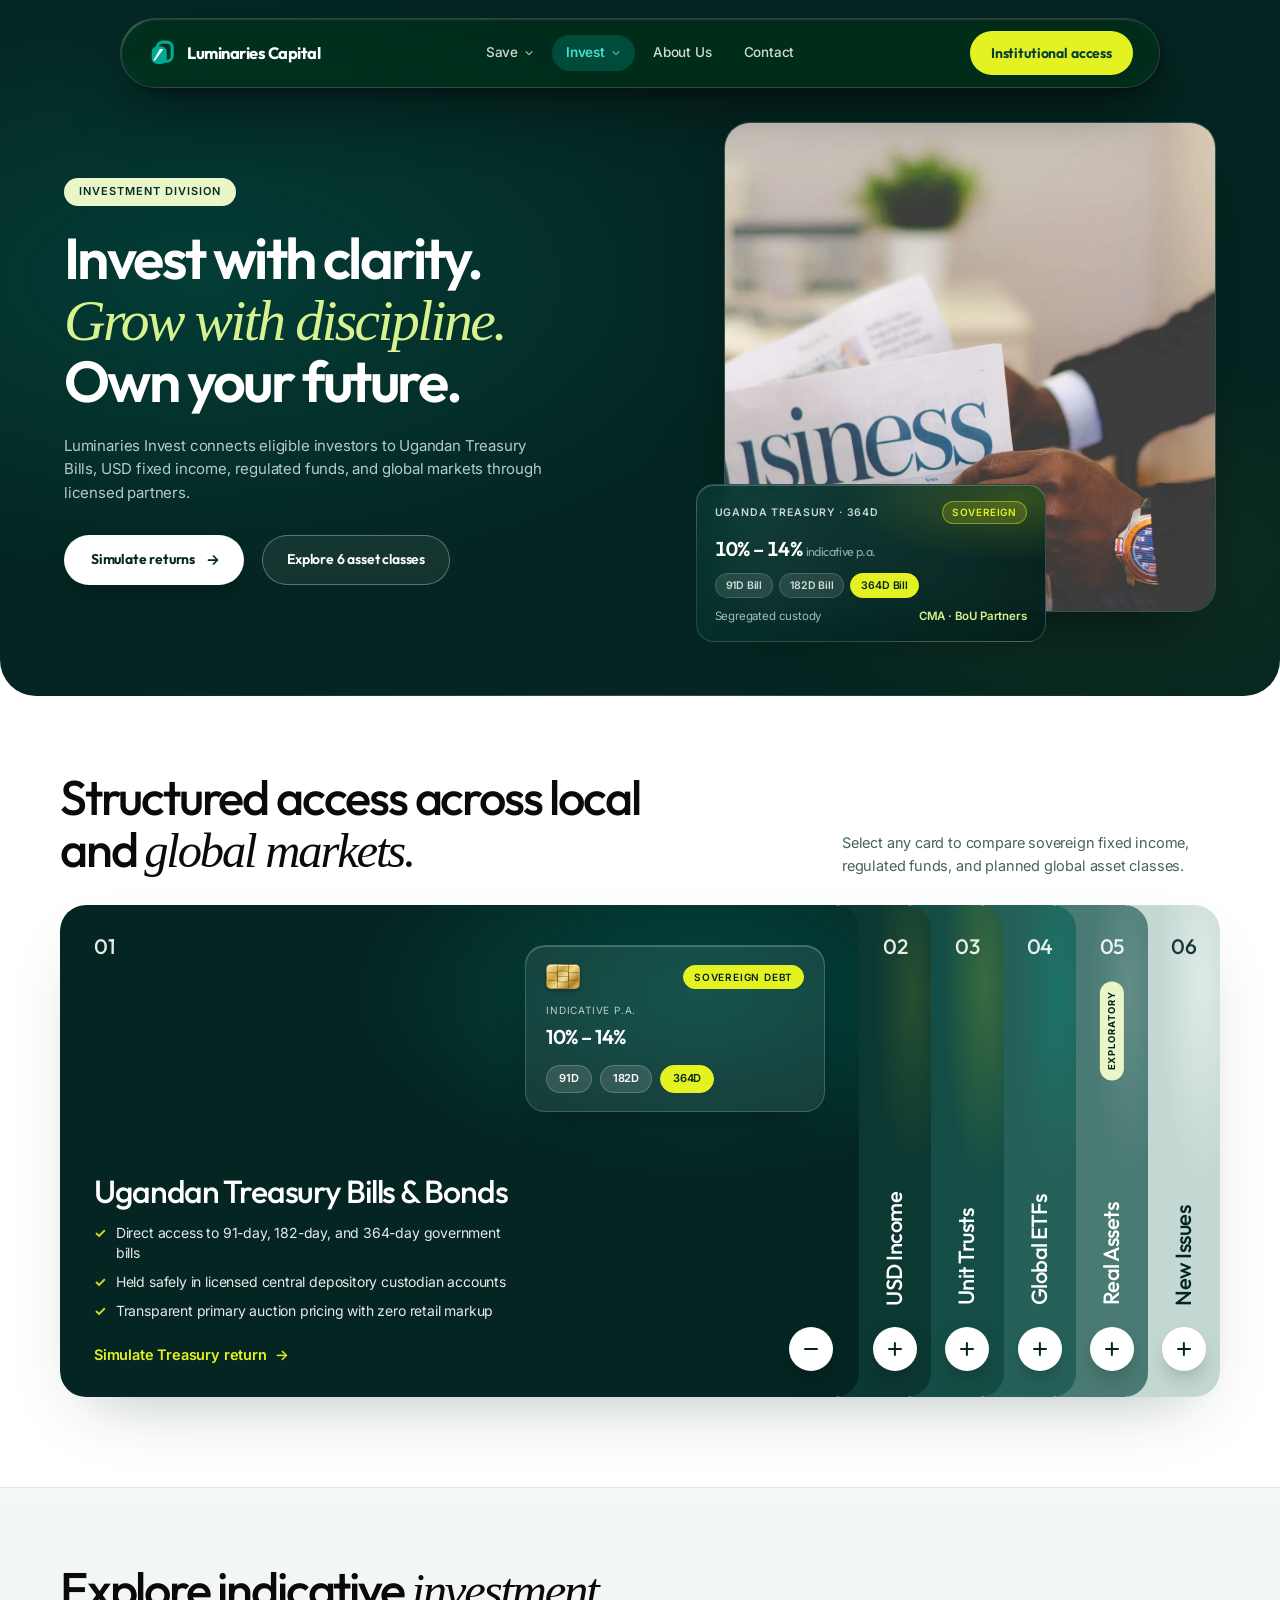
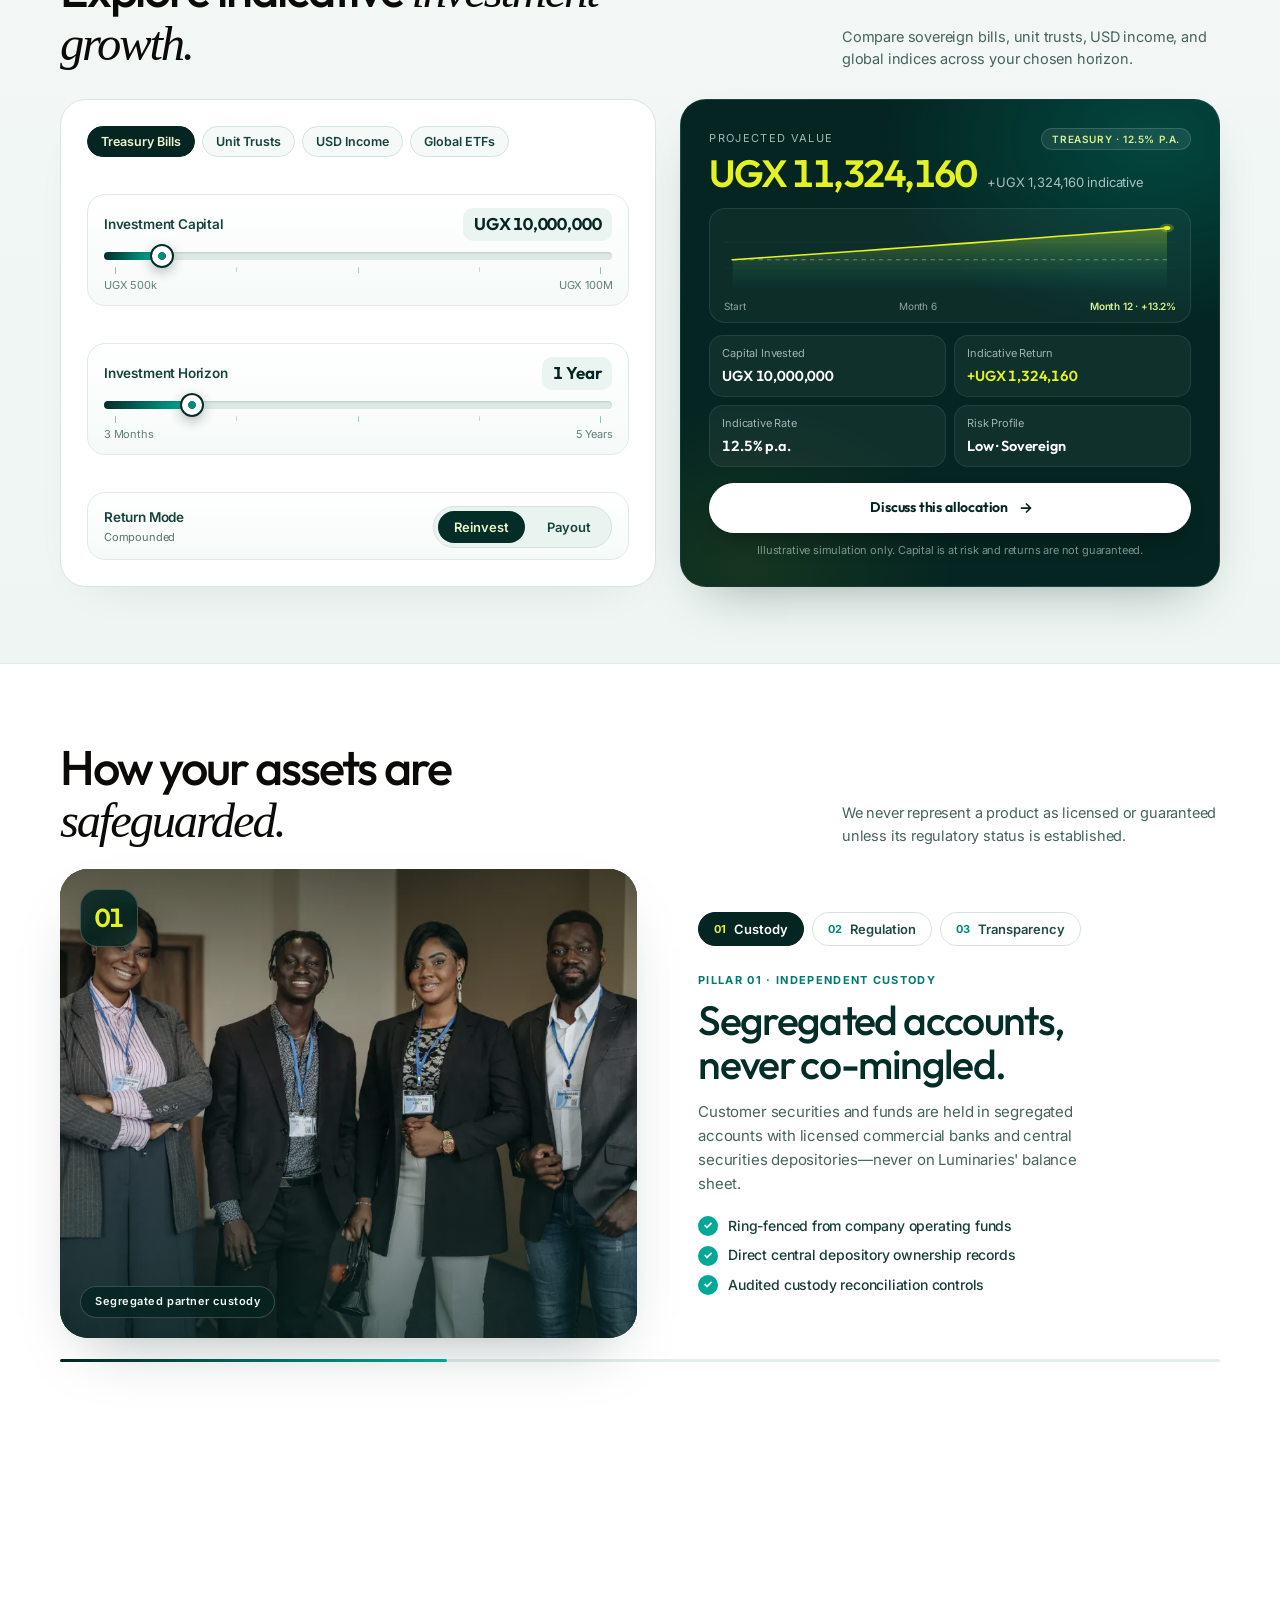
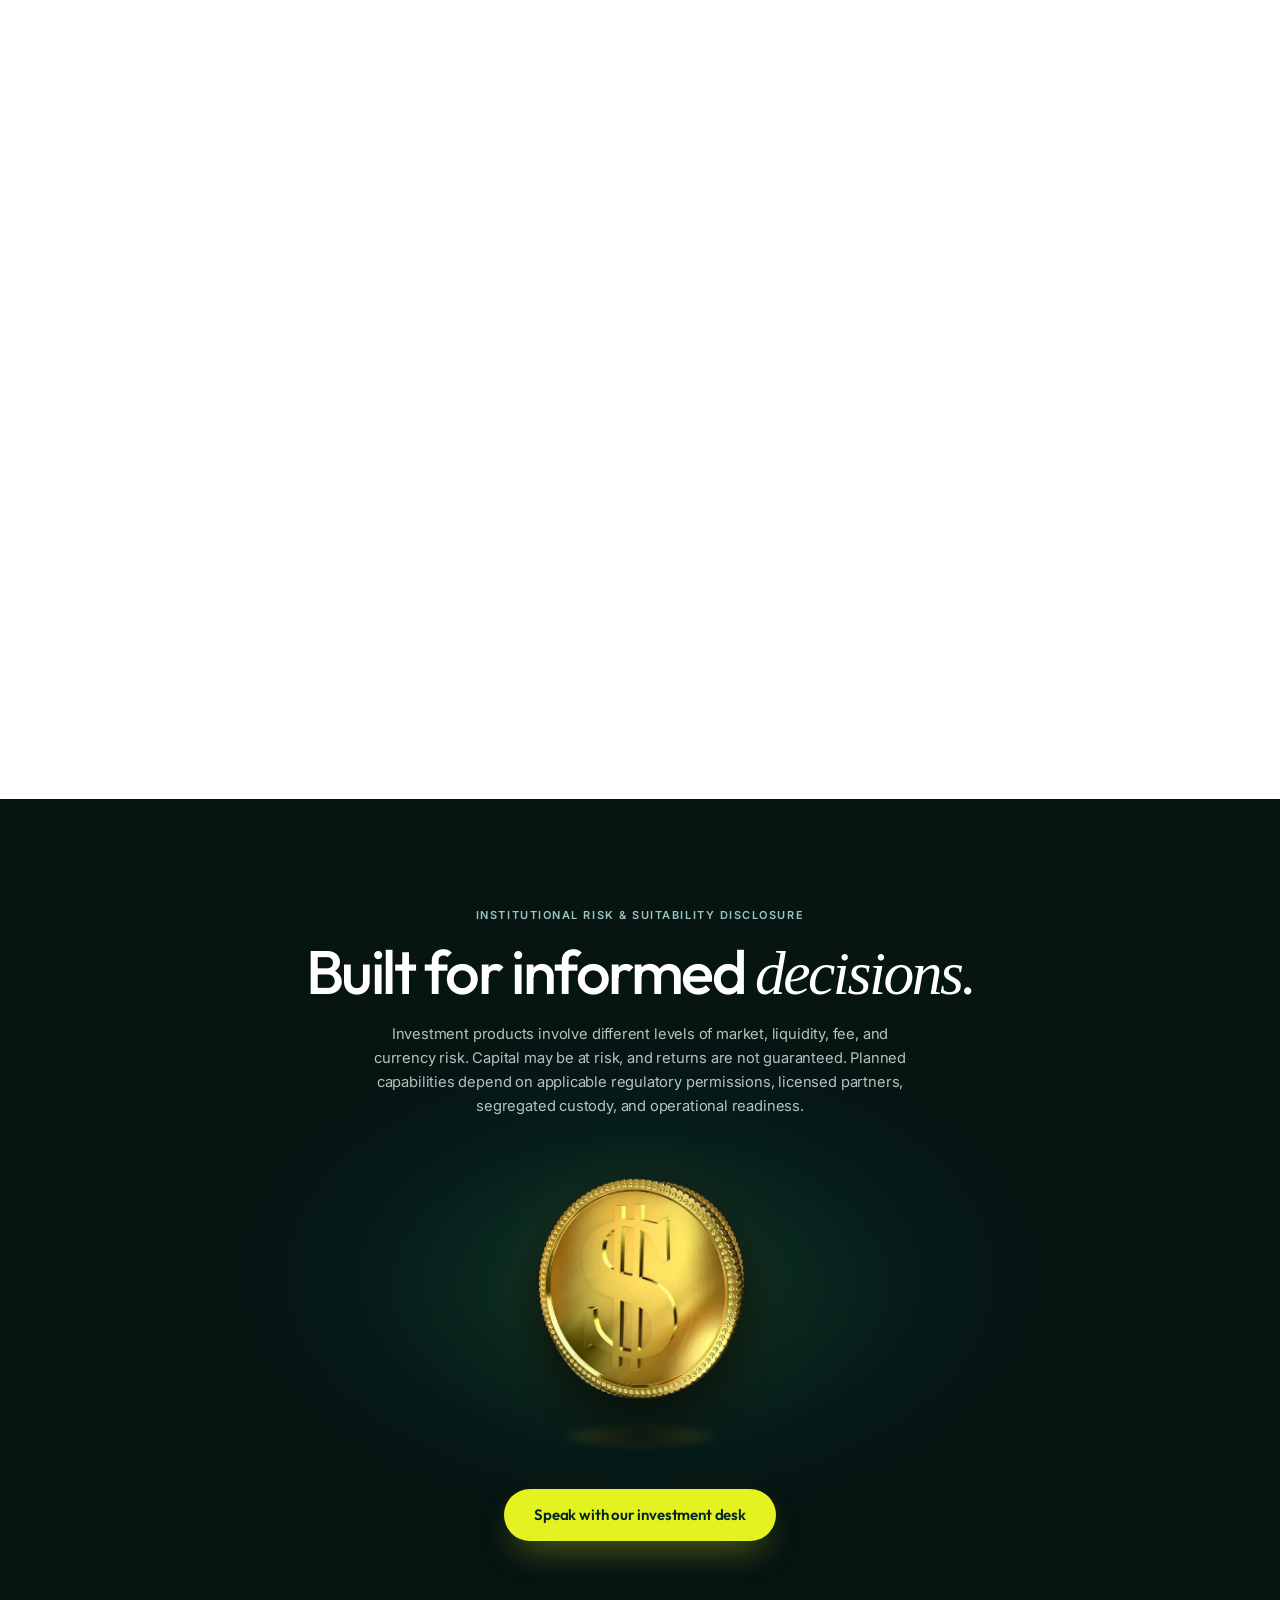
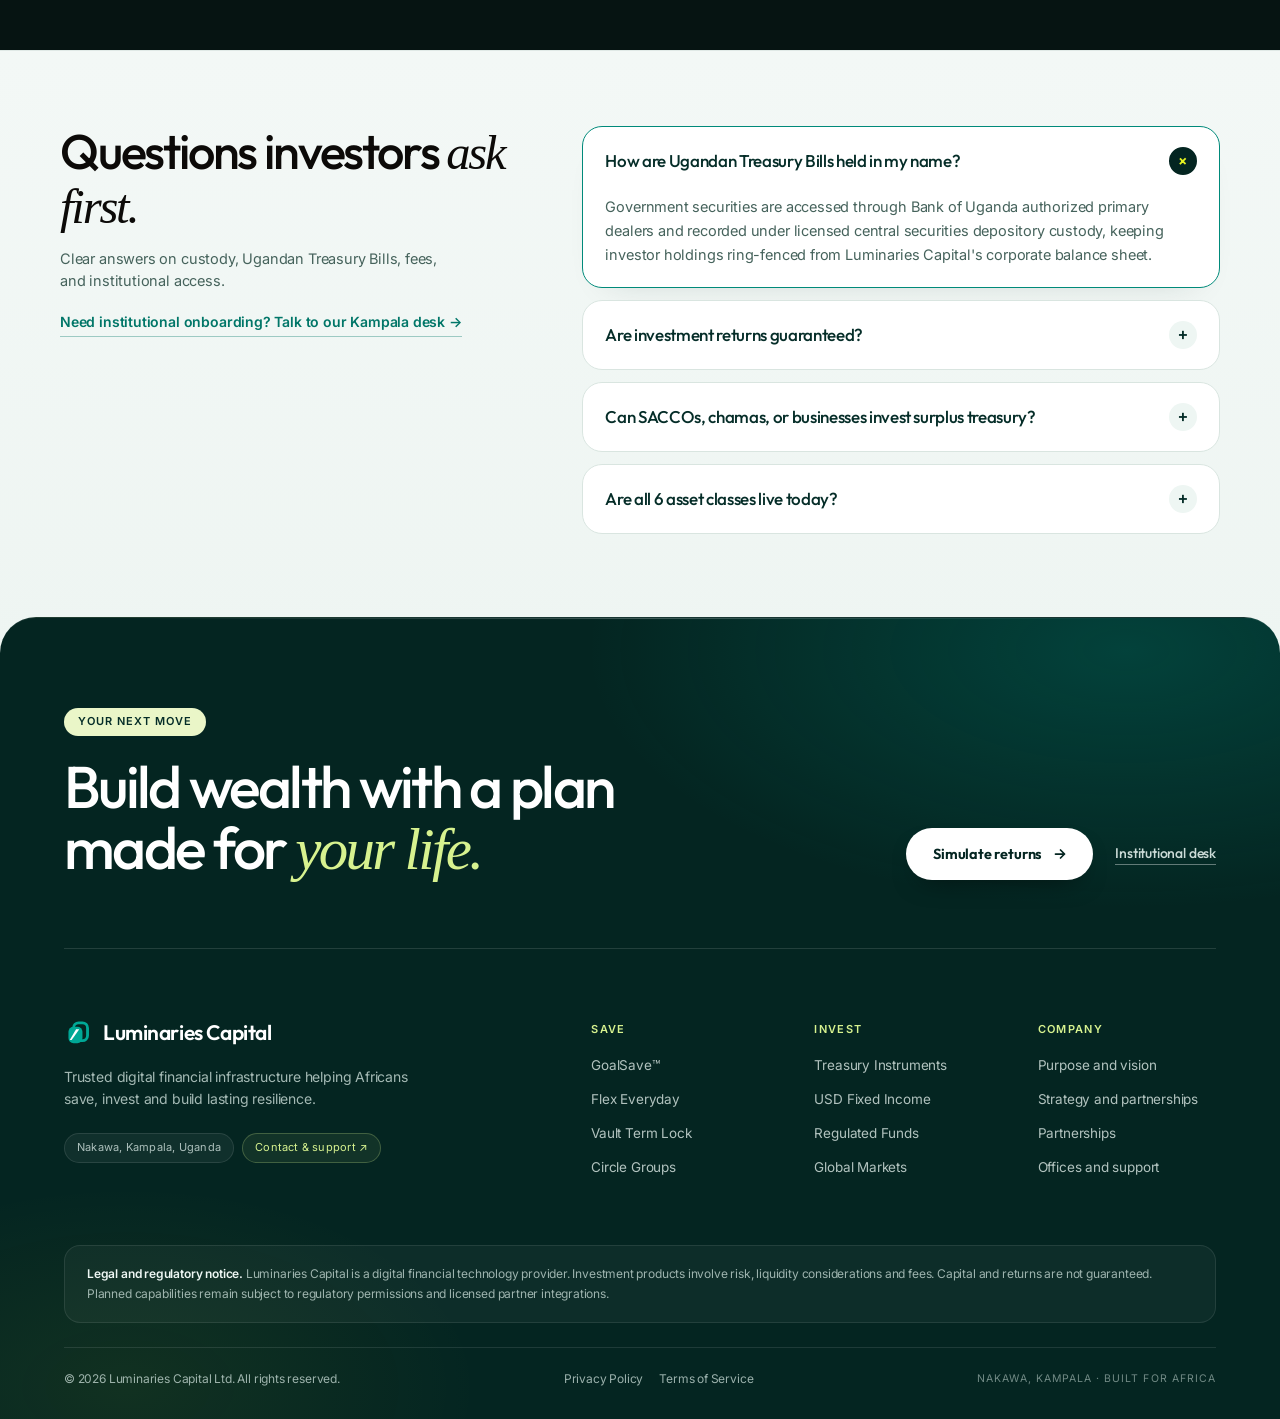
<file: invest.html>
<!DOCTYPE html>
<html lang="en">
<head>
  <meta charset="UTF-8">
  <meta name="viewport" content="width=device-width, initial-scale=1.0, viewport-fit=cover">
  <title>Luminaries Invest — Institutional &amp; Retail Wealth Access for Africa</title>
  <meta name="description" content="Luminaries Invest connects eligible customers with suitable investment opportunities: Treasury bills, USD fixed income, unit trusts, and global markets.">
  <meta name="theme-color" content="#042521">
  <link rel="canonical" href="https://luminaries.capital/invest.html">
  <meta property="og:type" content="website">
  <meta property="og:url" content="https://luminaries.capital/invest.html">
  <meta property="og:title" content="Luminaries Invest — Treasury Bills, USD Income &amp; Regulated Funds">
  <meta property="og:description" content="A considered path to Ugandan Treasury Bills, USD fixed income, regulated funds, and global market access through licensed custody partners.">
  <meta property="og:image" content="https://luminaries.capital/images/pexels-nappy-936137.webp">
  <meta name="twitter:card" content="summary_large_image">
  <meta name="twitter:title" content="Luminaries Invest — Treasury Bills, USD Income &amp; Regulated Funds">
  <meta name="twitter:description" content="A considered path to Ugandan Treasury Bills, USD fixed income, regulated funds, and global market access through licensed custody partners.">

  <link rel="icon" type="image/jpeg" href="logo2.jpeg">
  <link rel="preconnect" href="https://fonts.googleapis.com">
  <link rel="preconnect" href="https://fonts.gstatic.com" crossorigin>
  <link rel="stylesheet" href="https://fonts.googleapis.com/css2?family=Inter:wght@400;500;600;700&family=Outfit:wght@400;500;600;700&display=swap">
  <link rel="preload" as="image" href="images/pexels-nappy-936137.webp">
  <link rel="stylesheet" href="styles.css?v=v3_foldable">
</head>
<body>
  <a class="skip-link" href="#main-content">Skip to main content</a>

  <!-- TOP NAVIGATION -->
  <nav class="site-nav glass3d" id="main-nav" aria-label="Main Navigation">
    <div class="nav-container">
      <div class="nav-left">
        <a href="index.html" class="brand-link" id="brand-home-link" aria-label="Luminaries Capital Home">
          <div class="brand-symbol-wrap">
            <svg viewBox="0 0 44 44" fill="none" xmlns="http://www.w3.org/2000/svg">
              <rect x="15" y="6" width="22" height="28" rx="8" stroke="#00A896" stroke-width="4.5" />
              <rect x="7" y="12" width="22" height="26" rx="8" fill="#00A896" />
              <path d="M12 33L24 16L19 16L9 33H12Z" fill="#FFFFFF" />
            </svg>
          </div>
          <span class="brand-name">
            Luminaries Capital
          </span>
        </a>

        <!-- Revolut-Style Tab Pills -->
        <ul class="nav-pills-list" id="desktop-nav-links">
          <li class="nav-pill-item has-dropdown">
            <a href="save.html" class="nav-pill" id="nav-pill-save" data-megamenu-target="save">
              Save
              <svg class="pill-chevron" viewBox="0 0 12 12" fill="none"><path d="M2.5 4.5L6 8L9.5 4.5" stroke="currentColor" stroke-width="1.5" stroke-linecap="round" stroke-linejoin="round"/></svg>
            </a>
          </li>
          <li class="nav-pill-item has-dropdown">
            <a href="invest.html" class="nav-pill active" id="nav-pill-invest" data-megamenu-target="invest">
              Invest
              <svg class="pill-chevron" viewBox="0 0 12 12" fill="none"><path d="M2.5 4.5L6 8L9.5 4.5" stroke="currentColor" stroke-width="1.5" stroke-linecap="round" stroke-linejoin="round"/></svg>
            </a>
          </li>
          <li class="nav-pill-item">
            <a href="about.html" class="nav-pill" id="nav-pill-about">
              About Us
            </a>
          </li>
          <li class="nav-pill-item">
            <a href="contact.html" class="nav-pill" id="nav-pill-contact">
              Contact
            </a>
          </li>
        </ul>
      </div>

      <div class="nav-right">
        <a href="contact.html#inquiry-form" class="nav-cta-btn" id="nav-cta-btn">
          Institutional access
        </a>
        <button class="mobile-menu-btn" id="mobile-menu-btn" aria-label="Toggle navigation menu">
          <span></span>
          <span></span>
          <span></span>
        </button>
      </div>
    </div>

    <!-- REVOLUT-STYLE GLASSMORPHISM MEGA-MENU DROPDOWN -->
    <div class="revolut-megamenu" id="revolut-megamenu" aria-label="Explore menu">
      <div class="megamenu-inner">
        <div class="megamenu-panel is-active" id="megamenu-panel-save">
          <div class="megamenu-top-bar"><a class="megamenu-discover" href="save.html">Discover Luminaries Save</a></div>
          <div class="megamenu-grid">
            <div class="megamenu-col">
              <div class="megamenu-cat-title">Everyday saving</div>
              <ul class="megamenu-items">
                <li><a class="megamenu-item-link" href="save.html#flex">Flex Everyday</a></li>
                <li><a class="megamenu-item-link" href="save.html#steady">Steady Auto-Save</a></li>
              </ul>
            </div>
            <div class="megamenu-col">
              <div class="megamenu-cat-title">Goals &amp; reserves</div>
              <ul class="megamenu-items">
                <li><a class="megamenu-item-link" href="save.html#goalsave">GoalSave™</a></li>
                <li><a class="megamenu-item-link" href="save.html#vault">Vault</a></li>
              </ul>
            </div>
            <div class="megamenu-col">
              <div class="megamenu-cat-title">Currencies &amp; groups</div>
              <ul class="megamenu-items">
                <li><a class="megamenu-item-link" href="save.html#dollar">Dollar Save</a></li>
                <li><a class="megamenu-item-link" href="save.html#circle">Circle Groups</a></li>
              </ul>
            </div>
            <div class="megamenu-col">
              <div class="megamenu-cat-title">Planning tools</div>
              <ul class="megamenu-items">
                <li><a class="megamenu-item-link" href="save.html#calculator">Goal calculator</a></li>
                <li><a class="megamenu-item-link" href="index.html#plan-calculator">Compare your plan</a></li>
              </ul>
            </div>
          </div>
        </div>
        <div class="megamenu-panel" id="megamenu-panel-invest">
          <div class="megamenu-top-bar"><a class="megamenu-discover" href="invest.html">Discover Luminaries Invest</a></div>
          <div class="megamenu-grid">
            <div class="megamenu-col">
              <div class="megamenu-cat-title">Fixed income</div>
              <ul class="megamenu-items">
                <li><a class="megamenu-item-link" href="invest.html#treasury">Treasury Instruments</a></li>
                <li><a class="megamenu-item-link" href="invest.html#usd">USD Income</a></li>
              </ul>
            </div>
            <div class="megamenu-col">
              <div class="megamenu-cat-title">Funds &amp; markets</div>
              <ul class="megamenu-items">
                <li><a class="megamenu-item-link" href="invest.html#funds">Regulated Funds</a></li>
                <li><a class="megamenu-item-link" href="invest.html#global">Global Markets</a></li>
              </ul>
            </div>
            <div class="megamenu-col">
              <div class="megamenu-cat-title">Other opportunities</div>
              <ul class="megamenu-items">
                <li><a class="megamenu-item-link" href="invest.html#real">Real Assets</a></li>
                <li><a class="megamenu-item-link" href="invest.html#issues">New Issues</a></li>
              </ul>
            </div>
            <div class="megamenu-col">
              <div class="megamenu-cat-title">Getting started</div>
              <ul class="megamenu-items">
                <li><a class="megamenu-item-link" href="invest.html#principles">Investment principles</a></li>
                <li><a class="megamenu-item-link" href="contact.html#inquiry-form">Investment enquiries</a></li>
              </ul>
            </div>
          </div>
        </div></div>
    </div>

    <div class="mobile-nav-drawer" id="mobile-drawer" aria-hidden="true">
      <a href="save.html">Save </a>
      <a href="invest.html">Invest </a>
      <a href="about.html">About us </a>
      <a href="contact.html">Contact </a>
      <a href="contact.html#inquiry-form" class="mobile-nav-primary">Institutional access</a>
    </div>
  </nav>

  <main id="main-content">
    <!-- SUBPAGE HERO -->
    <header class="subpage-hero save-hero">
      <div class="subpage-hero-grid save-hero-grid">
        <div class="subpage-hero-copy">
          <div class="subpage-eyebrow">Investment Division</div>
          <h1 class="subpage-title save-hero-title">
            <span>Invest with clarity.</span>
            <span><em>Grow with discipline.</em></span>
            <span>Own your future.</span>
          </h1>
          <p class="subpage-lead">
            Luminaries Invest connects eligible investors to Ugandan Treasury Bills, USD fixed income, regulated funds, and global markets through licensed partners.
          </p>
          <div class="subpage-hero-actions">
            <a href="#invest-simulator" class="btn-large-solar">
              <span class="btn-label">Simulate returns</span>
              <span class="btn-arrow-slot" aria-hidden="true">
                <svg class="btn-arrow-front" viewBox="0 0 16 16" fill="none"><path d="M3.5 8h9M8.5 4l4 4-4 4" stroke="currentColor" stroke-width="1.75" stroke-linecap="round" stroke-linejoin="round" /></svg>
                <svg class="btn-arrow-back" viewBox="0 0 16 16" fill="none"><path d="M3.5 8h9M8.5 4l4 4-4 4" stroke="currentColor" stroke-width="1.75" stroke-linecap="round" stroke-linejoin="round" /></svg>
              </span>
            </a>
            <a href="#framework" class="btn-large-outline">Explore 6 asset classes</a>
          </div>
        </div>

        <aside class="save-hero-visual-stage" aria-label="Luminaries Invest showcase">
          <div class="save-hero-photo-frame">
            <img
              class="save-hero-photo invest-hero-photo"
              src="images/pexels-nappy-936137.webp"
              alt="Reviewing market performance and capital allocation reports"
              width="1200"
              height="800"
              fetchpriority="high"
              decoding="async"
            >
          </div>
          <div class="save-hero-mini-card save-hero-overlay-card" aria-hidden="true">
            <div class="shmc-top">
              <span class="shmc-brand">Uganda Treasury · 364D</span>
              <span class="shmc-pill">Sovereign</span>
            </div>
            <div class="shmc-amount">10% – 14% <small>indicative p.a.</small></div>
            <div class="invest-hero-tenors">
              <span>91D Bill</span>
              <span>182D Bill</span>
              <span class="is-on">364D Bill</span>
            </div>
            <div class="shmc-foot">
              <span>Segregated custody</span>
              <strong>CMA · BoU Partners</strong>
            </div>
          </div>
        </aside>
      </div>
    </header>

    <div class="page-container">

      <!-- 6 ASSET CLASSES INTERACTIVE ACCORDION DECK -->
      <section id="framework" class="subpage-section">
        <div class="subpage-section-head">
          <h2 class="subpage-section-title">
            Structured access across local and <em>global markets.</em>
          </h2>
          <p class="subpage-section-note">Select any card to compare sovereign fixed income, regulated funds, and planned global asset classes.</p>
        </div>

        <div class="save-accordion" id="save-accordion" data-accordion-deck aria-label="Luminaries Invest asset classes">

          <!-- 01. TREASURY INSTRUMENTS -->
          <article class="sa-panel sa-tone-1 is-active" id="treasury" data-index="0">
            <span class="sa-num" aria-hidden="true">01</span>
            <span class="sa-vertical-pill is-solar" aria-hidden="true">Sovereign</span>
            <span class="sa-spine-title" aria-hidden="true">Treasury</span>

            <div class="sa-expanded">
              <div class="sa-visual" aria-hidden="true">
                <div class="sa-vis-card">
                  <div class="sa-vis-top">
                    <i class="pcv-chip"></i>
                    <span class="sa-vis-badge is-solar">Sovereign Debt</span>
                  </div>
                  <div class="sa-vis-mid">
                    <small>Indicative p.a.</small>
                    <strong>10% – 14%</strong>
                  </div>
                  <div class="sa-vis-chips"><span>91D</span><span>182D</span><span class="is-on">364D</span></div>
                </div>
              </div>

              <div class="sa-copy">
                <h3>Ugandan Treasury Bills &amp; Bonds</h3>
                <ul class="sa-bullets">
                  <li>Direct access to 91-day, 182-day, and 364-day government bills</li>
                  <li>Held safely in licensed central depository custodian accounts</li>
                  <li>Transparent primary auction pricing with zero retail markup</li>
                </ul>
                <a class="sa-cta" href="#invest-simulator" data-invest-preset="treasury">Simulate Treasury return <span aria-hidden="true">→</span></a>
              </div>
            </div>

            <button class="sa-toggle-btn" type="button" aria-expanded="true" aria-label="Treasury Instruments">
              <span class="sa-plus-icon" aria-hidden="true"></span>
            </button>
          </article>

          <!-- 02. USD INCOME -->
          <article class="sa-panel sa-tone-2" id="usd" data-index="1">
            <span class="sa-num" aria-hidden="true">02</span>
            <span class="sa-spine-title" aria-hidden="true">USD Income</span>

            <div class="sa-expanded">
              <div class="sa-visual" aria-hidden="true">
                <div class="sa-vis-card">
                  <div class="sa-vis-top">
                    <i class="pcv-chip is-silver"></i>
                    <span class="sa-vis-badge">Currency Hedge</span>
                  </div>
                  <div class="sa-vis-mid">
                    <small>Fixed Income</small>
                    <strong>USD · Quarterly</strong>
                  </div>
                  <svg class="sa-vis-spark" viewBox="0 0 180 44" fill="none">
                    <path d="M2 34C40 30 78 24 116 16C142 11 160 8 178 6" stroke="#E4F222" stroke-width="2.5" stroke-linecap="round" />
                    <circle cx="175" cy="6.5" r="4" fill="#E4F222" />
                  </svg>
                </div>
              </div>

              <div class="sa-copy">
                <h3>USD fixed income</h3>
                <ul class="sa-bullets">
                  <li>Planned access to US Treasury and investment-grade USD assets</li>
                  <li>Protect long-term wealth against local currency fluctuations</li>
                  <li>Quarterly USD yield distributions via regulated custody</li>
                </ul>
                <a class="sa-cta" href="#invest-simulator" data-invest-preset="usd">Simulate USD income <span aria-hidden="true">→</span></a>
              </div>
            </div>

            <button class="sa-toggle-btn" type="button" aria-expanded="false" aria-label="USD Income">
              <span class="sa-plus-icon" aria-hidden="true"></span>
            </button>
          </article>

          <!-- 03. REGULATED FUNDS -->
          <article class="sa-panel sa-tone-3" id="funds" data-index="2">
            <span class="sa-num" aria-hidden="true">03</span>
            <span class="sa-spine-title" aria-hidden="true">Unit Trusts</span>

            <div class="sa-expanded">
              <div class="sa-visual" aria-hidden="true">
                <div class="sa-vis-card">
                  <div class="sa-vis-top">
                    <i class="pcv-chip is-silver"></i>
                    <span class="sa-vis-badge">CMA Oversight</span>
                  </div>
                  <div class="sa-vis-mid">
                    <small>Compounding</small>
                    <strong>Daily Yield</strong>
                  </div>
                  <div class="sa-vis-bars">
                    <i style="--h:42%"></i><i style="--h:56%"></i><i style="--h:68%"></i><i style="--h:76%"></i><i style="--h:88%"></i><i style="--h:100%" class="is-on"></i>
                  </div>
                </div>
              </div>

              <div class="sa-copy">
                <h3>Regulated funds &amp; unit trusts</h3>
                <ul class="sa-bullets">
                  <li>Curated money market and balanced funds with licensed managers</li>
                  <li>Daily compounding distribution with automatic reinvestment</li>
                  <li>Audited quarterly statements and plain-language fee tables</li>
                </ul>
                <a class="sa-cta" href="#invest-simulator" data-invest-preset="funds">Simulate unit trust growth <span aria-hidden="true">→</span></a>
              </div>
            </div>

            <button class="sa-toggle-btn" type="button" aria-expanded="false" aria-label="Regulated Funds">
              <span class="sa-plus-icon" aria-hidden="true"></span>
            </button>
          </article>

          <!-- 04. GLOBAL MARKETS -->
          <article class="sa-panel sa-tone-4" id="global" data-index="3">
            <span class="sa-num" aria-hidden="true">04</span>
            <span class="sa-spine-title" aria-hidden="true">Global ETFs</span>

            <div class="sa-expanded">
              <div class="sa-visual" aria-hidden="true">
                <div class="sa-vis-card">
                  <div class="sa-vis-top">
                    <i class="pcv-chip"></i>
                    <span class="sa-vis-badge">International Equities</span>
                  </div>
                  <div class="sa-vis-mid">
                    <small>Indices &amp; ETFs</small>
                    <strong>Global Access</strong>
                  </div>
                  <div class="sa-vis-chips"><span class="is-on">S&amp;P 500</span><span>All-World</span></div>
                </div>
              </div>

              <div class="sa-copy">
                <h3>Global markets &amp; index ETFs</h3>
                <ul class="sa-bullets">
                  <li>Broad index exposure across S&amp;P 500 and All-World ETFs</li>
                  <li>Fractional share access through licensed international brokers</li>
                  <li>Transparent FX conversion and tax-aware dividend handling</li>
                </ul>
                <a class="sa-cta" href="#invest-simulator" data-invest-preset="global">Simulate global ETFs <span aria-hidden="true">→</span></a>
              </div>
            </div>

            <button class="sa-toggle-btn" type="button" aria-expanded="false" aria-label="Global Markets">
              <span class="sa-plus-icon" aria-hidden="true"></span>
            </button>
          </article>

          <!-- 05. REAL ASSETS -->
          <article class="sa-panel sa-tone-5" id="real" data-index="4">
            <span class="sa-num" aria-hidden="true">05</span>
            <span class="sa-vertical-pill" aria-hidden="true">Exploratory</span>
            <span class="sa-spine-title" aria-hidden="true">Real Assets</span>

            <div class="sa-expanded">
              <div class="sa-visual" aria-hidden="true">
                <div class="sa-vis-card">
                  <div class="sa-vis-top">
                    <i class="pcv-chip"></i>
                    <span class="sa-vis-badge">Productive Capital</span>
                  </div>
                  <div class="sa-vis-mid">
                    <small>Tangible Backing</small>
                    <strong>Asset-Backed</strong>
                  </div>
                  <div class="sa-vis-chips"><span class="is-on">Agri</span><span>Infra</span><span>Clean Tech</span></div>
                </div>
              </div>

              <div class="sa-copy">
                <h3>Real assets &amp; infrastructure</h3>
                <ul class="sa-bullets">
                  <li>Longer-term exploration across African agriculture &amp; clean energy</li>
                  <li>Cash-flow generating structures backed by productive assets</li>
                  <li>Strict institutional due diligence and governance oversight</li>
                </ul>
                <a class="sa-cta" href="contact.html#inquiry-form">Register institutional interest <span aria-hidden="true">→</span></a>
              </div>
            </div>

            <button class="sa-toggle-btn" type="button" aria-expanded="false" aria-label="Real Assets">
              <span class="sa-plus-icon" aria-hidden="true"></span>
            </button>
          </article>

          <!-- 06. NEW ISSUES -->
          <article class="sa-panel sa-tone-6 sa-light" id="issues" data-index="5">
            <span class="sa-num" aria-hidden="true">06</span>
            <span class="sa-spine-title" aria-hidden="true">New Issues</span>

            <div class="sa-expanded">
              <div class="sa-visual" aria-hidden="true">
                <div class="sa-vis-card is-light-card">
                  <div class="sa-vis-top">
                    <i class="pcv-chip"></i>
                    <span class="sa-vis-badge is-dark-badge">Primary Desk</span>
                  </div>
                  <div class="sa-vis-mid">
                    <small>Capital Markets</small>
                    <strong>Primary Offerings</strong>
                  </div>
                  <div class="sa-vis-bars">
                    <i style="--h:36%"></i><i style="--h:52%"></i><i style="--h:66%"></i><i style="--h:78%"></i><i style="--h:94%" class="is-on"></i>
                  </div>
                </div>
              </div>

              <div class="sa-copy">
                <h3>Primary market new issues</h3>
                <ul class="sa-bullets">
                  <li>Eligible corporate debt issuances and primary market allocations</li>
                  <li>Full prospectuses, credit summaries, and fee disclosures upfront</li>
                  <li>Dedicated onboarding for accredited and institutional investors</li>
                </ul>
                <a class="sa-cta" href="contact.html#inquiry-form">Speak with our desk <span aria-hidden="true">→</span></a>
              </div>
            </div>

            <button class="sa-toggle-btn" type="button" aria-expanded="false" aria-label="New Issues">
              <span class="sa-plus-icon" aria-hidden="true"></span>
            </button>
          </article>

        </div>
      </section>

      <!-- INTERACTIVE INVESTMENT RETURN SIMULATOR (SOFT TONAL BAND) -->
      <section id="invest-simulator" class="subpage-section save-band-tinted">
        <div class="subpage-section-head">
          <h2 class="subpage-section-title">
            Explore indicative <em>investment growth.</em>
          </h2>
          <p class="subpage-section-note">Compare sovereign bills, unit trusts, USD income, and global indices across your chosen horizon.</p>
        </div>

        <div class="interactive-calc-box save-calc-compact" id="invest-sim-box">
          <div class="calc-inputs-col">
            <div class="save-presets-wrap">
              <div class="save-presets-row" role="group" aria-label="Asset class presets">
                <button type="button" class="save-preset-btn is-active" data-invest-preset="treasury">Treasury Bills</button>
                <button type="button" class="save-preset-btn" data-invest-preset="funds">Unit Trusts</button>
                <button type="button" class="save-preset-btn" data-invest-preset="usd">USD Income</button>
                <button type="button" class="save-preset-btn" data-invest-preset="global">Global ETFs</button>
              </div>
            </div>

            <div class="calc-field-group">
              <div class="calc-field-label">
                <span>Investment Capital</span>
                <span class="calc-field-value" id="inv-amount-val">UGX 10,000,000</span>
              </div>
              <div class="planner-slider-box">
                <input type="range" class="custom-range" id="inv-amount-slider" min="500000" max="100000000" step="500000" value="10000000" aria-label="Investment capital amount">
                <div class="planner-ruler" aria-hidden="true"><i></i><i></i><i></i><i></i><i></i></div>
              </div>
              <div class="planner-range-bounds"><span id="inv-min-label">UGX 500k</span><span id="inv-max-label">UGX 100M</span></div>
            </div>

            <div class="calc-field-group">
              <div class="calc-field-label">
                <span>Investment Horizon</span>
                <span class="calc-field-value" id="inv-months-val">12 Months</span>
              </div>
              <div class="planner-slider-box">
                <input type="range" class="custom-range" id="inv-months-slider" min="3" max="60" step="3" value="12" aria-label="Investment horizon months">
                <div class="planner-ruler" aria-hidden="true"><i></i><i></i><i></i><i></i><i></i></div>
              </div>
              <div class="planner-range-bounds"><span>3 Months</span><span>5 Years</span></div>
            </div>

            <div class="calc-field-group calc-freq-inline">
              <div class="calc-freq-meta">
                <span>Return Mode</span>
                <small id="inv-mode-label">Compounded</small>
              </div>
              <div class="currency-toggle-pill">
                <button class="curr-btn active" id="btn-inv-compound" type="button">Reinvest</button>
                <button class="curr-btn" id="btn-inv-income" type="button">Payout</button>
              </div>
            </div>
          </div>

          <div class="calc-results-col">
            <div class="calc-results-top">
              <div class="calc-res-header">
                <div class="calc-res-label">Projected Value</div>
                <span class="calc-goal-pill" id="inv-asset-badge">Treasury · 12.5% p.a.</span>
              </div>
              <div class="calc-res-headline">
                <div class="calc-res-figure" id="inv-projected-val">UGX 11,324,160</div>
                <div class="calc-res-subtext" id="inv-gain-subtext">+UGX 1,324,160 indicative</div>
              </div>

              <!-- Compact Live Growth Curve -->
              <div class="save-chart-box" aria-hidden="true">
                <svg class="save-chart-svg" id="invest-chart" viewBox="0 0 420 118" preserveAspectRatio="none">
                  <defs>
                    <linearGradient id="investYieldGrad" x1="0" y1="0" x2="0" y2="1">
                      <stop offset="0%" stop-color="#E4F222" stop-opacity="0.32" />
                      <stop offset="100%" stop-color="#00A896" stop-opacity="0.02" />
                    </linearGradient>
                  </defs>
                  <line x1="0" y1="36" x2="420" y2="36" stroke="rgba(255,255,255,0.06)" stroke-width="1" />
                  <line x1="0" y1="76" x2="420" y2="76" stroke="rgba(255,255,255,0.06)" stroke-width="1" />
                  <path id="inv-area-path" fill="url(#investYieldGrad)" d="" />
                  <path id="inv-base-path" fill="none" stroke="rgba(255,255,255,0.36)" stroke-width="1.5" stroke-dasharray="4 4" d="" />
                  <path id="inv-yield-path" fill="none" stroke="#E4F222" stroke-width="2.5" stroke-linecap="round" d="" />
                  <circle id="inv-tip-glow" cx="412" cy="14" r="6.5" fill="rgba(228,242,34,0.24)" />
                  <circle id="inv-tip-dot" cx="412" cy="14" r="3.2" fill="#E4F222" />
                </svg>
                <div class="save-chart-axis">
                  <span>Start</span>
                  <span id="inv-chart-mid-label">Month 6</span>
                  <strong id="inv-chart-end-label">Month 12 · +13.2%</strong>
                </div>
              </div>

              <div class="calc-metrics-grid">
                <div class="calc-metric-cell">
                  <span>Capital Invested</span>
                  <strong id="inv-principal-val">UGX 10,000,000</strong>
                </div>
                <div class="calc-metric-cell">
                  <span>Indicative Return</span>
                  <strong class="is-solar-text" id="inv-return-val">+UGX 1,324,160</strong>
                </div>
                <div class="calc-metric-cell">
                  <span>Indicative Rate</span>
                  <strong id="inv-rate-val">12.5% p.a.</strong>
                </div>
                <div class="calc-metric-cell">
                  <span>Risk Profile</span>
                  <strong id="inv-risk-val">Low · Sovereign</strong>
                </div>
              </div>
            </div>

            <div class="calc-cta-wrap">
              <a href="contact.html#inquiry-form" class="btn-large-solar calc-full-cta">
                <span class="btn-label">Discuss this allocation</span>
                <span class="btn-arrow-slot" aria-hidden="true">
                  <svg class="btn-arrow-front" viewBox="0 0 16 16" fill="none"><path d="M3.5 8h9M8.5 4l4 4-4 4" stroke="currentColor" stroke-width="1.75" stroke-linecap="round" stroke-linejoin="round" /></svg>
                  <svg class="btn-arrow-back" viewBox="0 0 16 16" fill="none"><path d="M3.5 8h9M8.5 4l4 4-4 4" stroke="currentColor" stroke-width="1.75" stroke-linecap="round" stroke-linejoin="round" /></svg>
                </span>
              </a>
              <p class="invest-sim-disclaimer">Illustrative simulation only. Capital is at risk and returns are not guaranteed.</p>
            </div>
          </div>
        </div>
      </section>

      <!-- INSTITUTIONAL SAFEGUARDING (SCROLL-DRIVEN 3-PHOTO STORY) -->
      <section id="principles" class="subpage-section save-wheel-track" data-scroll-story aria-label="How your assets are safeguarded">
        <div class="save-wheel-sticky" id="save-wheel-sticky">
          <div class="subpage-section-head save-wheel-head">
            <h2 class="subpage-section-title">
              How your assets are <em>safeguarded.</em>
            </h2>
            <p class="subpage-section-note">We never represent a product as licensed or guaranteed unless its regulatory status is established.</p>
          </div>

          <div class="save-story-layout" id="save-wheel-stage">
            <!-- Left: Scroll-Crossfading Editorial Photos with Number Badges -->
            <div class="save-story-media">
              <figure class="save-story-slide is-active" data-wheel-step="0">
                <img src="images/pexels-pavel-danilyuk-8761682.webp" alt="Institutional custody and asset governance team" width="1000" height="667" loading="lazy" decoding="async">
                <div class="save-story-scrim" aria-hidden="true"></div>
                <span class="save-story-num" aria-hidden="true">01</span>
                <figcaption class="save-story-tag">Segregated partner custody</figcaption>
              </figure>

              <figure class="save-story-slide" data-wheel-step="1">
                <img src="images/pexels-ninthgrid-2149521550-30677598.webp" alt="Licensed institutional partners collaborating on regulated market access" width="1000" height="667" loading="lazy" decoding="async">
                <div class="save-story-scrim" aria-hidden="true"></div>
                <span class="save-story-num" aria-hidden="true">02</span>
                <figcaption class="save-story-tag">CMA &amp; BoU aligned partners</figcaption>
              </figure>

              <figure class="save-story-slide" data-wheel-step="2">
                <img src="images/pexels-mikhail-nilov-9301194.webp" alt="Clear reporting and plain-language investment review" width="1000" height="667" loading="lazy" decoding="async">
                <div class="save-story-scrim" aria-hidden="true"></div>
                <span class="save-story-num" aria-hidden="true">03</span>
                <figcaption class="save-story-tag">Plain-language fees &amp; risks</figcaption>
              </figure>
            </div>

            <!-- Right: Step Pills + Synchronized Safeguarding Panel -->
            <div class="save-story-right">
              <div class="save-story-tabs" role="tablist" aria-label="Safeguarding pillars">
                <button type="button" class="save-story-tab is-active" role="tab" aria-selected="true" data-wheel-step="0"><span>01</span> Custody</button>
                <button type="button" class="save-story-tab" role="tab" aria-selected="false" data-wheel-step="1"><span>02</span> Regulation</button>
                <button type="button" class="save-story-tab" role="tab" aria-selected="false" data-wheel-step="2"><span>03</span> Transparency</button>
              </div>

              <div class="save-wheel-copy">
                <article class="save-wheel-panel is-active" data-wheel-step="0">
                  <span class="save-step-label">Pillar 01 · Independent Custody</span>
                  <h3>Segregated accounts, never co-mingled.</h3>
                  <p>Customer securities and funds are held in segregated accounts with licensed commercial banks and central securities depositories—never on Luminaries' balance sheet.</p>
                  <ul>
                    <li>Ring-fenced from company operating funds</li>
                    <li>Direct central depository ownership records</li>
                    <li>Audited custody reconciliation controls</li>
                  </ul>
                </article>

                <article class="save-wheel-panel" data-wheel-step="1">
                  <span class="save-step-label">Pillar 02 · Regulatory Alignment</span>
                  <h3>Built alongside licensed partners.</h3>
                  <p>We collaborate with Capital Markets Authority (CMA) licensed fund managers and Bank of Uganda authorized primary dealers so every product launches on firm legal footing.</p>
                  <ul>
                    <li>CMA-regulated collective investment managers</li>
                    <li>Authorized primary dealers for Treasury access</li>
                    <li>Full suitability &amp; KYC verification standards</li>
                  </ul>
                </article>

                <article class="save-wheel-panel" data-wheel-step="2">
                  <span class="save-step-label">Pillar 03 · Absolute Transparency</span>
                  <h3>Every fee and risk stated upfront.</h3>
                  <p>No hidden spreads, buried exit fees, or exaggerated return claims. Every management expense ratio, liquidity window, and risk profile is displayed clearly before you commit.</p>
                  <ul>
                    <li>Plain-language fee &amp; spread breakdowns</li>
                    <li>Clear liquidity and maturity timelines</li>
                    <li>Quarterly audited performance statements</li>
                  </ul>
                </article>
              </div>
            </div>
          </div>

          <div class="save-wheel-progress" aria-hidden="true">
            <span id="save-wheel-progress-bar"></span>
          </div>
        </div>
      </section>

      <!-- INSTITUTIONAL RISK & SUITABILITY MONUMENT SECTION -->
      <section id="risk-disclosure" class="subpage-section invest-risk-monument" aria-labelledby="risk-monument-title">
        <div class="irm-inner">
          <span class="irm-kicker">Institutional Risk &amp; Suitability Disclosure</span>
          <h2 id="risk-monument-title" class="irm-title">
            Built for informed <em>decisions.</em>
          </h2>
          <p class="irm-lead">
            Investment products involve different levels of market, liquidity, fee, and currency risk. Capital may be at risk, and returns are not guaranteed. Planned capabilities depend on applicable regulatory permissions, licensed partners, segregated custody, and operational readiness.
          </p>

          <div class="irm-coin-stage" aria-hidden="true">
            <div class="irm-coin-glow"></div>
            <div class="irm-coin-float">
              <div class="irm-coin-3d">
                <img class="irm-coin-face is-front" src="images/invest-gold-coin.webp" alt="" width="480" height="480" loading="lazy" decoding="async">
                <img class="irm-coin-slice" style="--z: 5px;" src="images/invest-gold-coin.webp" alt="" width="480" height="480" loading="lazy" decoding="async">
                <img class="irm-coin-slice" style="--z: 3px;" src="images/invest-gold-coin.webp" alt="" width="480" height="480" loading="lazy" decoding="async">
                <img class="irm-coin-slice" style="--z: 1px;" src="images/invest-gold-coin.webp" alt="" width="480" height="480" loading="lazy" decoding="async">
                <img class="irm-coin-slice" style="--z: -1px;" src="images/invest-gold-coin.webp" alt="" width="480" height="480" loading="lazy" decoding="async">
                <img class="irm-coin-slice" style="--z: -3px;" src="images/invest-gold-coin.webp" alt="" width="480" height="480" loading="lazy" decoding="async">
                <img class="irm-coin-slice" style="--z: -5px;" src="images/invest-gold-coin.webp" alt="" width="480" height="480" loading="lazy" decoding="async">
                <img class="irm-coin-face is-back" src="images/invest-gold-coin.webp" alt="" width="480" height="480" loading="lazy" decoding="async">
              </div>
            </div>
            <div class="irm-coin-shadow"></div>
          </div>

          <a href="contact.html#inquiry-form" class="irm-cta">
            <span>Speak with our investment desk</span>
          </a>
        </div>
      </section>

      <!-- INVESTOR FAQS (SOFT TONAL BAND FLUSH TO FOOTER) -->
      <section id="faq" class="subpage-section save-band-tinted is-last-band">
        <div class="save-faq-layout">
          <div class="save-faq-intro">
            <h2 class="subpage-section-title">
              Questions investors <em>ask first.</em>
            </h2>
            <p class="subpage-section-note">Clear answers on custody, Ugandan Treasury Bills, fees, and institutional access.</p>
            <a class="save-faq-contact-link" href="contact.html#inquiry-form">Need institutional onboarding? Talk to our Kampala desk →</a>
          </div>

          <div class="save-faq-list">
            <details class="faq-item" open>
              <summary>
                <span>How are Ugandan Treasury Bills held in my name?</span>
                <span class="faq-plus" aria-hidden="true">+</span>
              </summary>
              <div class="faq-answer">
                <p>Government securities are accessed through Bank of Uganda authorized primary dealers and recorded under licensed central securities depository custody, keeping investor holdings ring-fenced from Luminaries Capital's corporate balance sheet.</p>
              </div>
            </details>

            <details class="faq-item">
              <summary>
                <span>Are investment returns guaranteed?</span>
                <span class="faq-plus" aria-hidden="true">+</span>
              </summary>
              <div class="faq-answer">
                <p>No. Every investment involves varying degrees of market, credit, currency, and liquidity risk. Rates shown in the simulator are indicative examples based on historical ranges—actual returns depend on prevailing auction yields and market performance.</p>
              </div>
            </details>

            <details class="faq-item">
              <summary>
                <span>Can SACCOs, chamas, or businesses invest surplus treasury?</span>
                <span class="faq-plus" aria-hidden="true">+</span>
              </summary>
              <div class="faq-answer">
                <p>Yes. Corporate treasuries, NGOs, SACCOs, and investment clubs can request dedicated onboarding through our <a href="contact.html#inquiry-form">institutional inquiry desk</a> with multi-signatory governance and quarterly reporting.</p>
              </div>
            </details>

            <details class="faq-item">
              <summary>
                <span>Are all 6 asset classes live today?</span>
                <span class="faq-plus" aria-hidden="true">+</span>
              </summary>
              <div class="faq-answer">
                <p>Our roadmap phases each asset class as licensed custody arrangements, regulatory permissions, and partner integrations are finalized. Contact our team to confirm current availability for your investor category.</p>
              </div>
            </details>
          </div>
        </div>
      </section>

    </div>
  </main>

  <!-- FOOTER -->
  <footer class="site-footer" id="site-footer" aria-label="Site footer">
    <div class="footer-inner">
      <section class="footer-cta" aria-labelledby="footer-cta-title">
        <div class="footer-cta-copy">
          <span class="footer-eyebrow">Your next move</span>
          <h2 id="footer-cta-title">Build wealth with a plan<br>made for <em>your life.</em></h2>
        </div>
        <div class="footer-cta-actions">
          <a class="footer-cta-button" href="#invest-simulator">
            <span class="btn-label">Simulate returns</span>
            <span class="btn-arrow-slot" aria-hidden="true">
              <svg class="btn-arrow-front" viewBox="0 0 16 16" fill="none">
                <path d="M3.5 8h9M8.5 4l4 4-4 4" stroke="currentColor" stroke-width="1.75" stroke-linecap="round"
                  stroke-linejoin="round" />
              </svg>
              <svg class="btn-arrow-back" viewBox="0 0 16 16" fill="none">
                <path d="M3.5 8h9M8.5 4l4 4-4 4" stroke="currentColor" stroke-width="1.75" stroke-linecap="round"
                  stroke-linejoin="round" />
              </svg>
            </span>
          </a>
          <a class="footer-cta-secondary" href="contact.html#inquiry-form">Institutional desk</a>
        </div>
      </section>

      <div class="footer-main">
        <div class="footer-brand-col">
          <a class="footer-brand-title" href="index.html" aria-label="Luminaries Capital home">
            <svg viewBox="0 0 44 44" fill="none" aria-hidden="true">
              <rect x="15" y="6" width="22" height="28" rx="8" stroke="#00A896" stroke-width="4.5" />
              <rect x="7" y="12" width="22" height="26" rx="8" fill="#00A896" />
              <path d="M12 33L24 16L19 16L9 33H12Z" fill="#FFFFFF" />
            </svg>
            Luminaries Capital
          </a>
          <p class="footer-brand-desc">Trusted digital financial infrastructure helping Africans save, invest and build
            lasting resilience.</p>
          <div class="footer-contact-list">
            <span class="footer-meta-chip">Nakawa, Kampala, Uganda</span>
            <a class="footer-meta-chip is-link" href="contact.html">Contact &amp; support ↗</a>
          </div>
        </div>

        <nav class="footer-links-grid" aria-label="Footer navigation">
          <div class="footer-nav-col">
            <button class="footer-nav-toggle" type="button" aria-expanded="false">
              <span>Save</span><span class="footer-toggle-icon" aria-hidden="true">+</span>
            </button>
            <ul>
              <li><a href="save.html#goalsave">GoalSave™</a></li>
              <li><a href="save.html#flex">Flex Everyday</a></li>
              <li><a href="save.html#vault">Vault Term Lock</a></li>
              <li><a href="save.html#circle">Circle Groups</a></li>
            </ul>
          </div>

          <div class="footer-nav-col">
            <button class="footer-nav-toggle" type="button" aria-expanded="false">
              <span>Invest</span><span class="footer-toggle-icon" aria-hidden="true">+</span>
            </button>
            <ul>
              <li><a href="invest.html#treasury">Treasury Instruments</a></li>
              <li><a href="invest.html#usd">USD Fixed Income</a></li>
              <li><a href="invest.html#funds">Regulated Funds</a></li>
              <li><a href="invest.html#global">Global Markets</a></li>
            </ul>
          </div>

          <div class="footer-nav-col">
            <button class="footer-nav-toggle" type="button" aria-expanded="false">
              <span>Company</span><span class="footer-toggle-icon" aria-hidden="true">+</span>
            </button>
            <ul>
              <li><a href="about.html">Purpose and vision</a></li>
              <li><a href="about.html#strategy">Strategy and partnerships</a></li>
              <li><a href="contact.html">Partnerships</a></li>
              <li><a href="contact.html">Offices and support</a></li>
            </ul>
          </div>
        </nav>
      </div>

      <div class="footer-disclaimer-box">
        <p><strong>Legal and regulatory notice.</strong> Luminaries Capital is a digital financial technology provider.
          Investment products involve risk, liquidity considerations and fees. Capital and returns are not guaranteed.
          Planned capabilities remain subject to regulatory permissions and licensed partner integrations.</p>
      </div>

      <div class="footer-bottom-row">
        <span>© 2026 Luminaries Capital Ltd. All rights reserved.</span>
        <div class="footer-legal-links">
          <a href="privacy.html">Privacy Policy</a>
          <a href="terms.html">Terms of Service</a>
        </div>
        <span>NAKAWA, KAMPALA · BUILT FOR AFRICA</span>
      </div>
    </div>
  </footer>

  <script src="app.js?v=v3_foldable"></script>
</body>
</html>
</file>
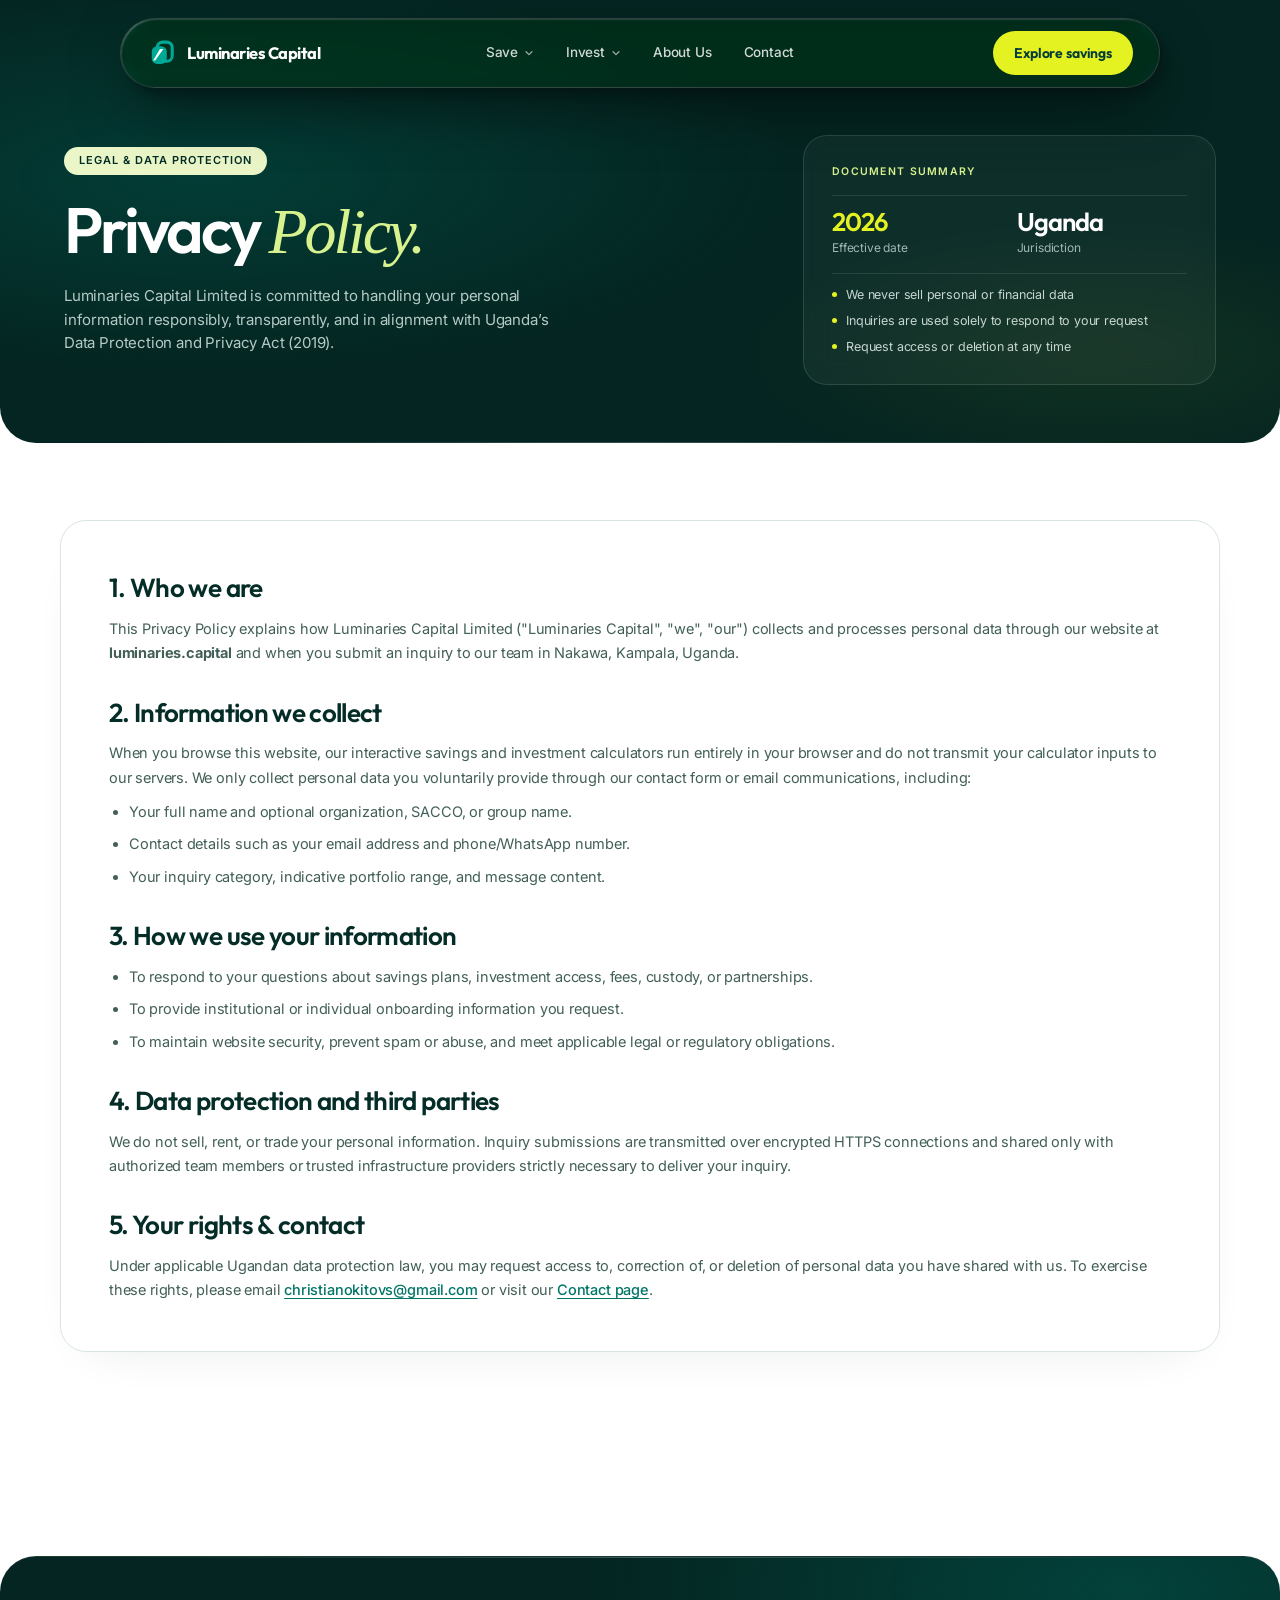
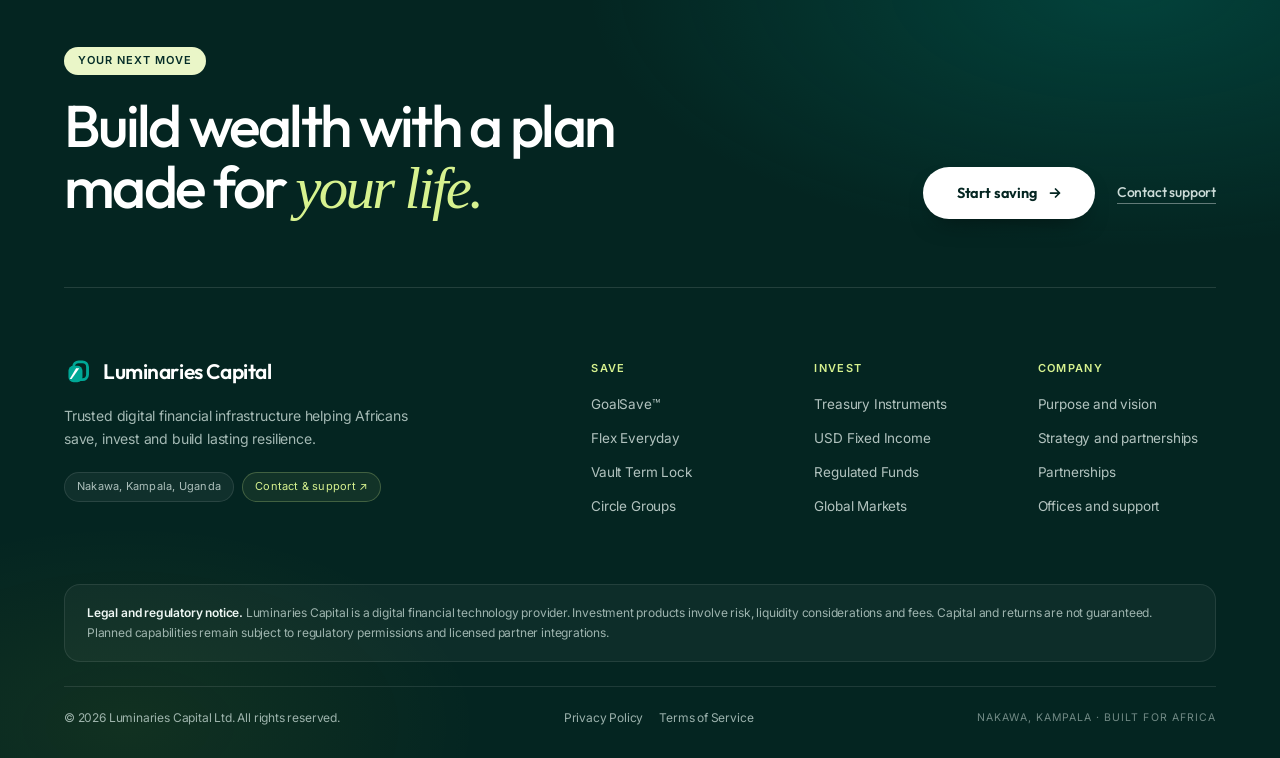
<file: privacy.html>
<!DOCTYPE html>
<html lang="en">
<head>
  <meta charset="UTF-8">
  <meta name="viewport" content="width=device-width, initial-scale=1.0, viewport-fit=cover">
  <title>Privacy Policy — Luminaries Capital</title>
  <meta name="description" content="How Luminaries Capital Limited collects, protects, and handles personal information in accordance with Uganda's Data Protection and Privacy Act.">
  <meta name="theme-color" content="#042521">
  <link rel="canonical" href="https://luminaries.capital/privacy.html">
  <meta property="og:type" content="website">
  <meta property="og:url" content="https://luminaries.capital/privacy.html">
  <meta property="og:title" content="Privacy Policy — Luminaries Capital">
  <meta property="og:description" content="How Luminaries Capital collects, safeguards, and uses your personal information.">
  <meta property="og:image" content="https://luminaries.capital/images/pexels-libasse-el-arbi-ndoye-235374276-12179674.webp">
  <meta name="twitter:card" content="summary_large_image">
  <meta name="twitter:title" content="Privacy Policy — Luminaries Capital">
  <meta name="twitter:description" content="How Luminaries Capital collects, safeguards, and uses your personal information.">
  <link rel="icon" type="image/jpeg" href="logo2.jpeg">
  <link rel="preconnect" href="https://fonts.googleapis.com">
  <link rel="preconnect" href="https://fonts.gstatic.com" crossorigin>
  <link rel="stylesheet" href="https://fonts.googleapis.com/css2?family=Inter:wght@400;500;600;700&family=Outfit:wght@400;500;600;700&display=swap">
  <link rel="stylesheet" href="styles.css?v=v3_foldable">
</head>
<body>
  <a class="skip-link" href="#main-content">Skip to main content</a>
  <nav class="site-nav glass3d" id="main-nav" aria-label="Main Navigation">
    <div class="nav-container">
      <div class="nav-left">
        <a href="index.html" class="brand-link" id="brand-home-link" aria-label="Luminaries Capital Home">
          <div class="brand-symbol-wrap">
            <svg viewBox="0 0 44 44" fill="none" xmlns="http://www.w3.org/2000/svg">
              <rect x="15" y="6" width="22" height="28" rx="8" stroke="#00A896" stroke-width="4.5" />
              <rect x="7" y="12" width="22" height="26" rx="8" fill="#00A896" />
              <path d="M12 33L24 16L19 16L9 33H12Z" fill="#FFFFFF" />
            </svg>
          </div>
          <span class="brand-name">
            Luminaries Capital
          </span>
        </a>

        <!-- Revolut-Style Tab Pills -->
        <ul class="nav-pills-list" id="desktop-nav-links">
          <li class="nav-pill-item has-dropdown">
            <a href="save.html" class="nav-pill" id="nav-pill-save" data-megamenu-target="save">
              Save
              <svg class="pill-chevron" viewBox="0 0 12 12" fill="none">
                <path d="M2.5 4.5L6 8L9.5 4.5" stroke="currentColor" stroke-width="1.5" stroke-linecap="round"
                  stroke-linejoin="round" />
              </svg>
            </a>
          </li>
          <li class="nav-pill-item has-dropdown">
            <a href="invest.html" class="nav-pill" id="nav-pill-invest" data-megamenu-target="invest">
              Invest
              <svg class="pill-chevron" viewBox="0 0 12 12" fill="none">
                <path d="M2.5 4.5L6 8L9.5 4.5" stroke="currentColor" stroke-width="1.5" stroke-linecap="round"
                  stroke-linejoin="round" />
              </svg>
            </a>
          </li>
          <li class="nav-pill-item">
            <a href="about.html" class="nav-pill" id="nav-pill-about">
              About Us
            </a>
          </li>
          <li class="nav-pill-item">
            <a href="contact.html" class="nav-pill" id="nav-pill-contact">
              Contact
            </a>
          </li>
        </ul>
      </div>

      <div class="nav-right">
        <a href="save.html" class="nav-cta-btn" id="nav-cta-btn">
          Explore savings
        </a>
        <button type="button" class="mobile-menu-btn" id="mobile-menu-btn" aria-label="Toggle navigation menu"
          aria-expanded="false" aria-controls="mobile-drawer">
          <span></span>
          <span></span>
          <span></span>
        </button>
      </div>
    </div>

    <!-- REVOLUT-STYLE GLASSMORPHISM MEGA-MENU DROPDOWN -->
    <div class="revolut-megamenu" id="revolut-megamenu" aria-label="Explore menu">
      <div class="megamenu-inner">
        <div class="megamenu-panel is-active" id="megamenu-panel-save">
          <div class="megamenu-top-bar"><a class="megamenu-discover" href="save.html">Discover Luminaries Save</a></div>
          <div class="megamenu-grid">
            <div class="megamenu-col">
              <div class="megamenu-cat-title">Everyday saving</div>
              <ul class="megamenu-items">
                <li><a class="megamenu-item-link" href="save.html#flex">Flex Everyday</a></li>
                <li><a class="megamenu-item-link" href="save.html#steady">Steady Auto-Save</a></li>
              </ul>
            </div>
            <div class="megamenu-col">
              <div class="megamenu-cat-title">Goals & reserves</div>
              <ul class="megamenu-items">
                <li><a class="megamenu-item-link" href="save.html#goalsave">GoalSave™</a></li>
                <li><a class="megamenu-item-link" href="save.html#vault">Vault</a></li>
              </ul>
            </div>
            <div class="megamenu-col">
              <div class="megamenu-cat-title">Currencies & groups</div>
              <ul class="megamenu-items">
                <li><a class="megamenu-item-link" href="save.html#dollar">Dollar Save</a></li>
                <li><a class="megamenu-item-link" href="save.html#circle">Circle Groups</a></li>
              </ul>
            </div>
            <div class="megamenu-col">
              <div class="megamenu-cat-title">Planning tools</div>
              <ul class="megamenu-items">
                <li><a class="megamenu-item-link" href="save.html#calculator">Goal calculator</a></li>
                <li><a class="megamenu-item-link" href="index.html#plan-calculator">Compare your plan</a></li>
              </ul>
            </div>
          </div>
        </div>
        <div class="megamenu-panel" id="megamenu-panel-invest">
          <div class="megamenu-top-bar"><a class="megamenu-discover" href="invest.html">Discover Luminaries Invest</a></div>
          <div class="megamenu-grid">
            <div class="megamenu-col">
              <div class="megamenu-cat-title">Fixed income</div>
              <ul class="megamenu-items">
                <li><a class="megamenu-item-link" href="invest.html#treasury">Treasury Instruments</a></li>
                <li><a class="megamenu-item-link" href="invest.html#usd">USD Income</a></li>
              </ul>
            </div>
            <div class="megamenu-col">
              <div class="megamenu-cat-title">Funds & markets</div>
              <ul class="megamenu-items">
                <li><a class="megamenu-item-link" href="invest.html#funds">Regulated Funds</a></li>
                <li><a class="megamenu-item-link" href="invest.html#global">Global Markets</a></li>
              </ul>
            </div>
            <div class="megamenu-col">
              <div class="megamenu-cat-title">Other opportunities</div>
              <ul class="megamenu-items">
                <li><a class="megamenu-item-link" href="invest.html#real">Real Assets</a></li>
                <li><a class="megamenu-item-link" href="invest.html#issues">New Issues</a></li>
              </ul>
            </div>
            <div class="megamenu-col">
              <div class="megamenu-cat-title">Getting started</div>
              <ul class="megamenu-items">
                <li><a class="megamenu-item-link" href="invest.html#principles">Investment principles</a></li>
                <li><a class="megamenu-item-link" href="contact.html#inquiry-form">Investment enquiries</a></li>
              </ul>
            </div>
          </div>
        </div></div>
    </div>

    <div class="mobile-nav-drawer" id="mobile-drawer" aria-hidden="true">
      <a href="save.html">Save </a>
      <a href="invest.html">Invest </a>
      <a href="about.html">About us </a>
      <a href="contact.html">Contact </a>
      <a href="save.html" class="mobile-nav-primary">Explore savings</a>
    </div>
  </nav>

  <main id="main-content">
    <header class="subpage-hero">
      <div class="subpage-hero-grid">
        <div class="subpage-hero-copy">
          <div class="subpage-eyebrow">Legal &amp; Data Protection</div>
          <h1 class="subpage-title">Privacy <em>Policy.</em></h1>
          <p class="subpage-lead">Luminaries Capital Limited is committed to handling your personal information responsibly, transparently, and in alignment with Uganda’s Data Protection and Privacy Act (2019).</p>
        </div>
        <aside class="subpage-hero-card" aria-label="Document summary">
          <span class="subpage-hero-card-kicker">Document Summary</span>
          <div class="subpage-hero-stats">
            <div class="subpage-hero-stat"><strong class="is-solar">2026</strong><span>Effective date</span></div>
            <div class="subpage-hero-stat"><strong>Uganda</strong><span>Jurisdiction</span></div>
          </div>
          <ul class="subpage-hero-card-list">
            <li>We never sell personal or financial data</li>
            <li>Inquiries are used solely to respond to your request</li>
            <li>Request access or deletion at any time</li>
          </ul>
        </aside>
      </div>
    </header>

    <div class="page-container">
      <article class="legal-doc-card">
        <section class="legal-doc-section">
          <h2>1. Who we are</h2>
          <p>This Privacy Policy explains how Luminaries Capital Limited ("Luminaries Capital", "we", "our") collects and processes personal data through our website at <strong>luminaries.capital</strong> and when you submit an inquiry to our team in Nakawa, Kampala, Uganda.</p>
        </section>

        <section class="legal-doc-section">
          <h2>2. Information we collect</h2>
          <p>When you browse this website, our interactive savings and investment calculators run entirely in your browser and do not transmit your calculator inputs to our servers. We only collect personal data you voluntarily provide through our contact form or email communications, including:</p>
          <ul>
            <li>Your full name and optional organization, SACCO, or group name.</li>
            <li>Contact details such as your email address and phone/WhatsApp number.</li>
            <li>Your inquiry category, indicative portfolio range, and message content.</li>
          </ul>
        </section>

        <section class="legal-doc-section">
          <h2>3. How we use your information</h2>
          <ul>
            <li>To respond to your questions about savings plans, investment access, fees, custody, or partnerships.</li>
            <li>To provide institutional or individual onboarding information you request.</li>
            <li>To maintain website security, prevent spam or abuse, and meet applicable legal or regulatory obligations.</li>
          </ul>
        </section>

        <section class="legal-doc-section">
          <h2>4. Data protection and third parties</h2>
          <p>We do not sell, rent, or trade your personal information. Inquiry submissions are transmitted over encrypted HTTPS connections and shared only with authorized team members or trusted infrastructure providers strictly necessary to deliver your inquiry.</p>
        </section>

        <section class="legal-doc-section">
          <h2>5. Your rights &amp; contact</h2>
          <p>Under applicable Ugandan data protection law, you may request access to, correction of, or deletion of personal data you have shared with us. To exercise these rights, please email <a href="mailto:christianokitovs@gmail.com">christianokitovs@gmail.com</a> or visit our <a href="contact.html">Contact page</a>.</p>
        </section>
      </article>
    </div>
  </main>

  <footer class="site-footer" id="site-footer" aria-label="Site footer">
    <div class="footer-inner">
      <section class="footer-cta" aria-labelledby="footer-cta-title">
        <div class="footer-cta-copy">
          <span class="footer-eyebrow">Your next move</span>
          <h2 id="footer-cta-title">Build wealth with a plan<br>made for <em>your life.</em></h2>
        </div>
        <div class="footer-cta-actions">
          <a class="footer-cta-button" href="save.html">
            <span class="btn-label">Start saving</span>
            <span class="btn-arrow-slot" aria-hidden="true">
              <svg class="btn-arrow-front" viewBox="0 0 16 16" fill="none">
                <path d="M3.5 8h9M8.5 4l4 4-4 4" stroke="currentColor" stroke-width="1.75" stroke-linecap="round"
                  stroke-linejoin="round" />
              </svg>
              <svg class="btn-arrow-back" viewBox="0 0 16 16" fill="none">
                <path d="M3.5 8h9M8.5 4l4 4-4 4" stroke="currentColor" stroke-width="1.75" stroke-linecap="round"
                  stroke-linejoin="round" />
              </svg>
            </span>
          </a>
          <a class="footer-cta-secondary" href="contact.html">Contact support</a>
        </div>
      </section>

      <div class="footer-main">
        <div class="footer-brand-col">
          <a class="footer-brand-title" href="index.html" aria-label="Luminaries Capital home">
            <svg viewBox="0 0 44 44" fill="none" aria-hidden="true">
              <rect x="15" y="6" width="22" height="28" rx="8" stroke="#00A896" stroke-width="4.5" />
              <rect x="7" y="12" width="22" height="26" rx="8" fill="#00A896" />
              <path d="M12 33L24 16L19 16L9 33H12Z" fill="#FFFFFF" />
            </svg>
            Luminaries Capital
          </a>
          <p class="footer-brand-desc">Trusted digital financial infrastructure helping Africans save, invest and build
            lasting resilience.</p>
          <div class="footer-contact-list">
            <span class="footer-meta-chip">Nakawa, Kampala, Uganda</span>
            <a class="footer-meta-chip is-link" href="contact.html">Contact &amp; support ↗</a>
          </div>
        </div>

        <nav class="footer-links-grid" aria-label="Footer navigation">
          <div class="footer-nav-col">
            <button class="footer-nav-toggle" type="button" aria-expanded="false">
              <span>Save</span><span class="footer-toggle-icon" aria-hidden="true">+</span>
            </button>
            <ul>
              <li><a href="save.html#goalsave">GoalSave™</a></li>
              <li><a href="save.html#flex">Flex Everyday</a></li>
              <li><a href="save.html#vault">Vault Term Lock</a></li>
              <li><a href="save.html#circle">Circle Groups</a></li>
            </ul>
          </div>

          <div class="footer-nav-col">
            <button class="footer-nav-toggle" type="button" aria-expanded="false">
              <span>Invest</span><span class="footer-toggle-icon" aria-hidden="true">+</span>
            </button>
            <ul>
              <li><a href="invest.html#treasury">Treasury Instruments</a></li>
              <li><a href="invest.html#usd">USD Fixed Income</a></li>
              <li><a href="invest.html#funds">Regulated Funds</a></li>
              <li><a href="invest.html#global">Global Markets</a></li>
            </ul>
          </div>

          <div class="footer-nav-col">
            <button class="footer-nav-toggle" type="button" aria-expanded="false">
              <span>Company</span><span class="footer-toggle-icon" aria-hidden="true">+</span>
            </button>
            <ul>
              <li><a href="about.html">Purpose and vision</a></li>
              <li><a href="about.html#strategy">Strategy and partnerships</a></li>
              <li><a href="contact.html">Partnerships</a></li>
              <li><a href="contact.html">Offices and support</a></li>
            </ul>
          </div>
        </nav>
      </div>

      <div class="footer-disclaimer-box">
        <p><strong>Legal and regulatory notice.</strong> Luminaries Capital is a digital financial technology provider.
          Investment products involve risk, liquidity considerations and fees. Capital and returns are not guaranteed.
          Planned capabilities remain subject to regulatory permissions and licensed partner integrations.</p>
      </div>

      <div class="footer-bottom-row">
        <span>© 2026 Luminaries Capital Ltd. All rights reserved.</span>
        <div class="footer-legal-links">
          <a href="privacy.html">Privacy Policy</a>
          <a href="terms.html">Terms of Service</a>
        </div>
        <span>NAKAWA, KAMPALA · BUILT FOR AFRICA</span>
      </div>
    </div>
  </footer>
  <script src="app.js?v=v3_foldable"></script>
</body>
</html>
</file>
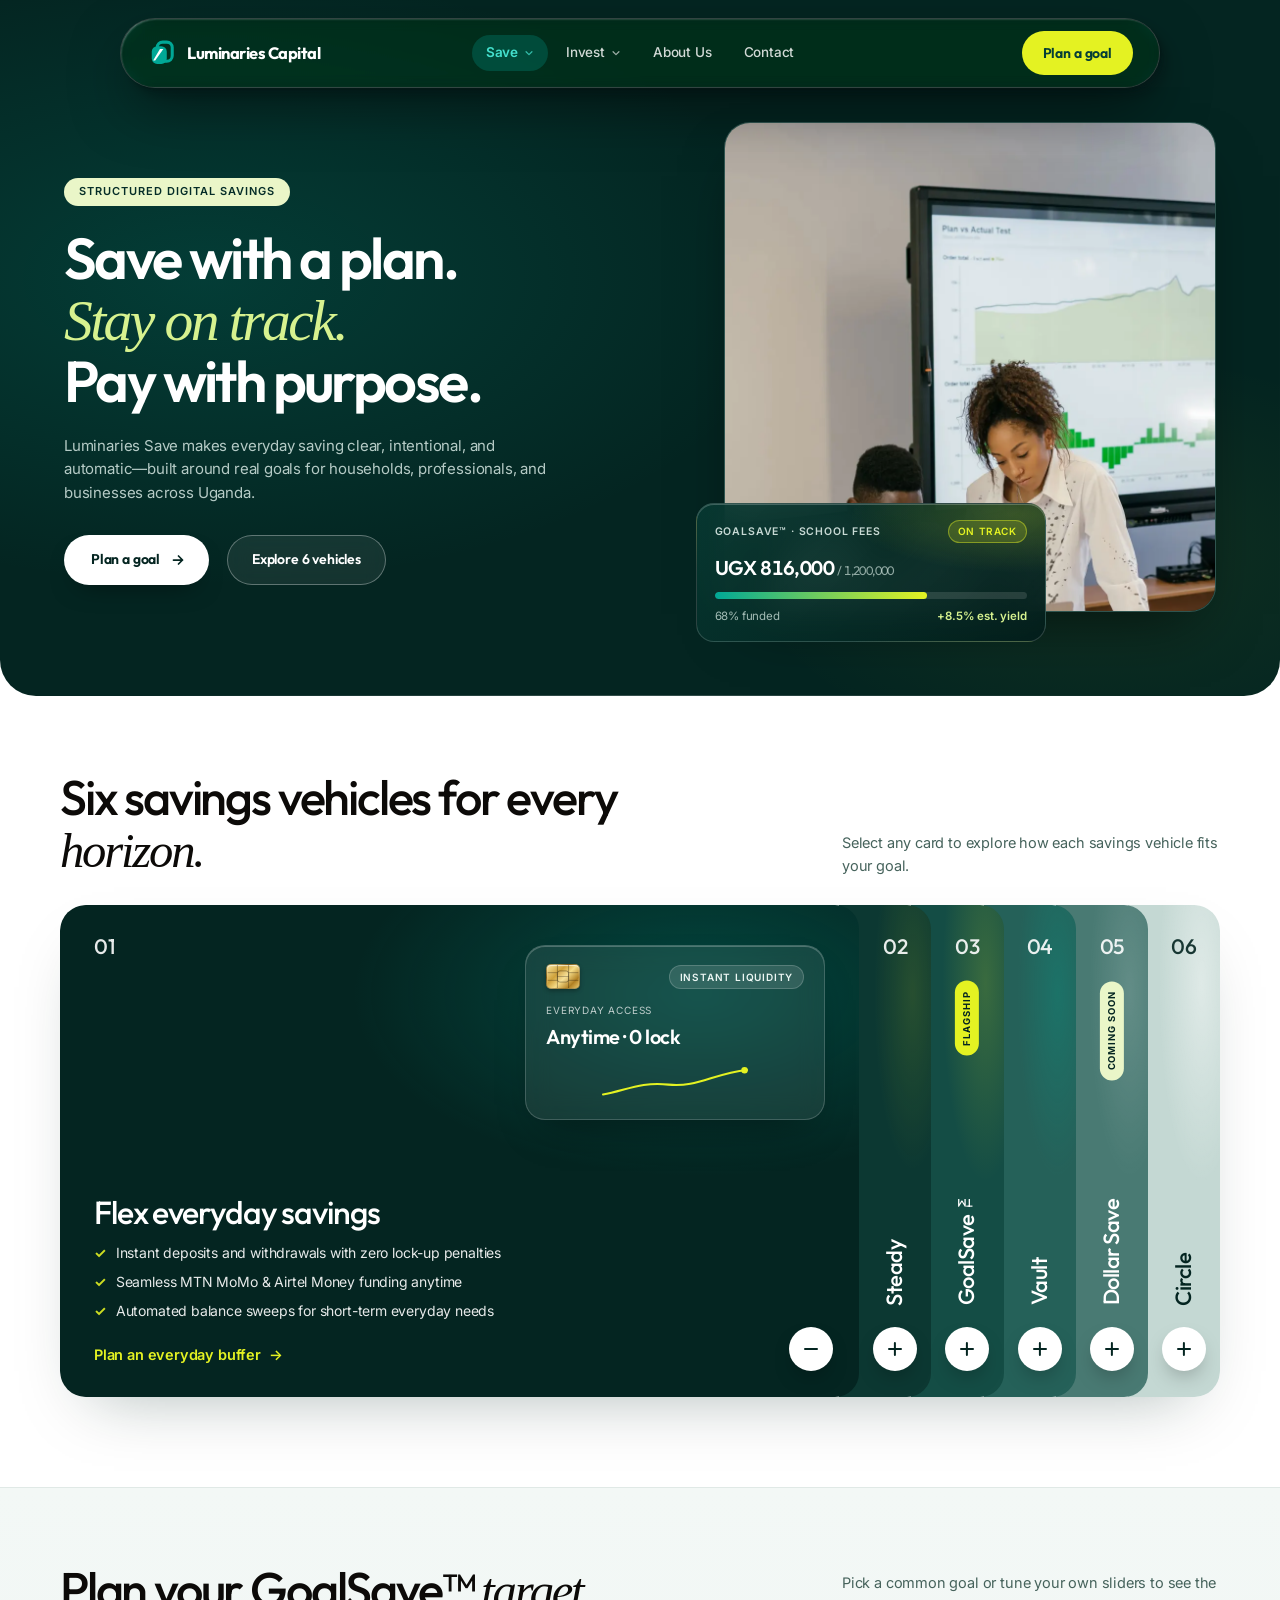
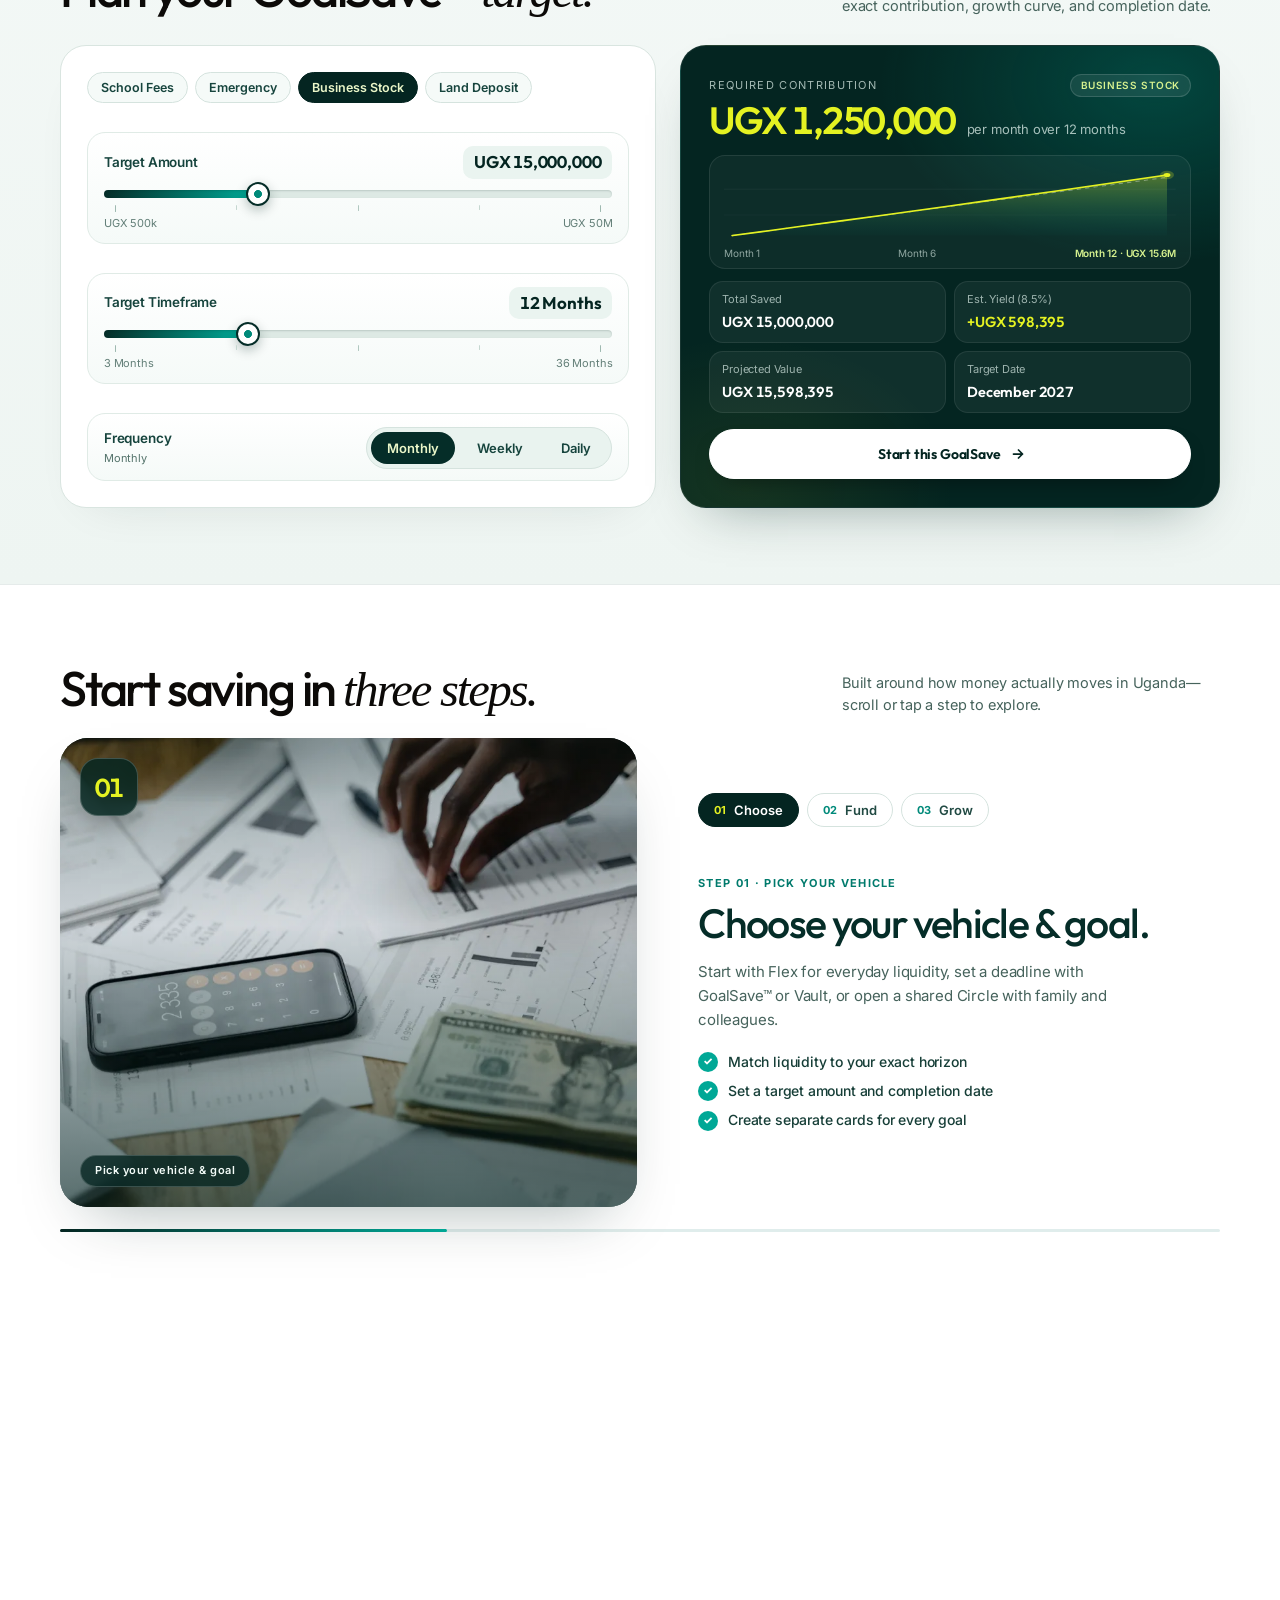
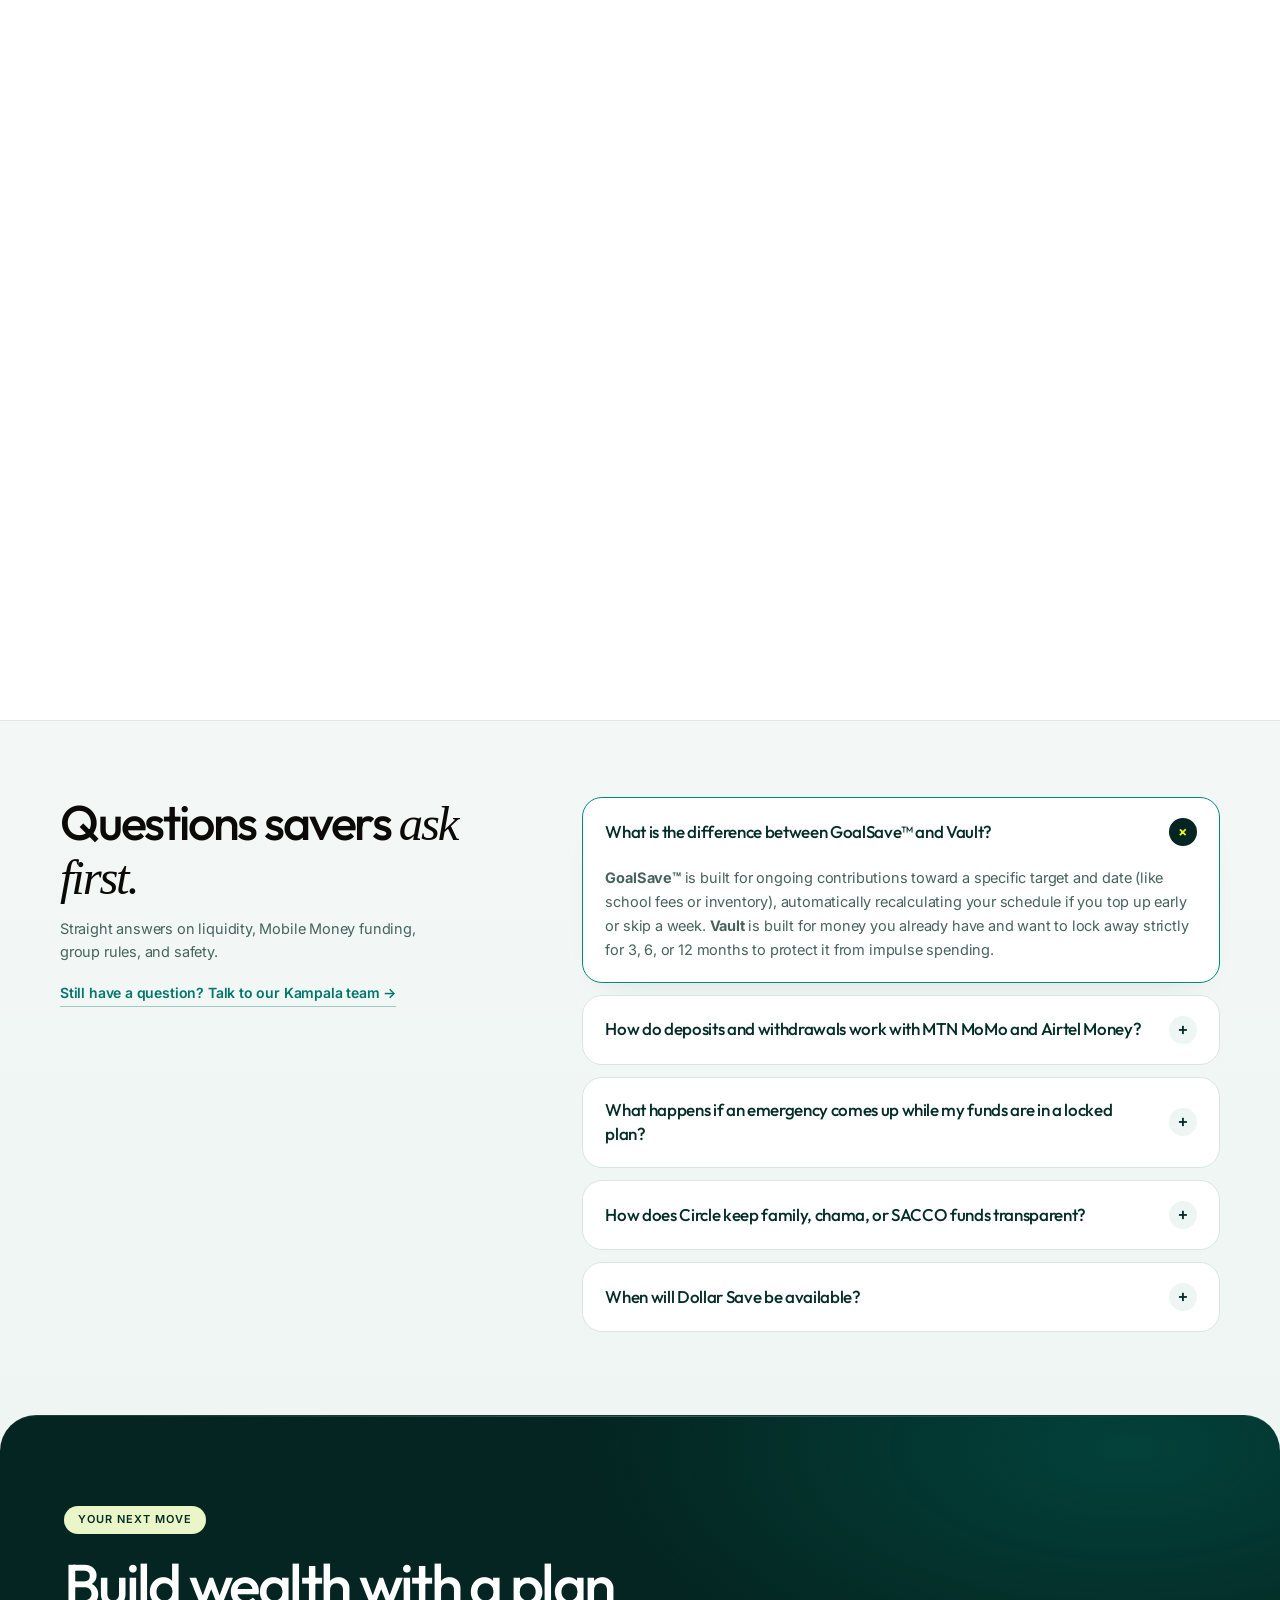
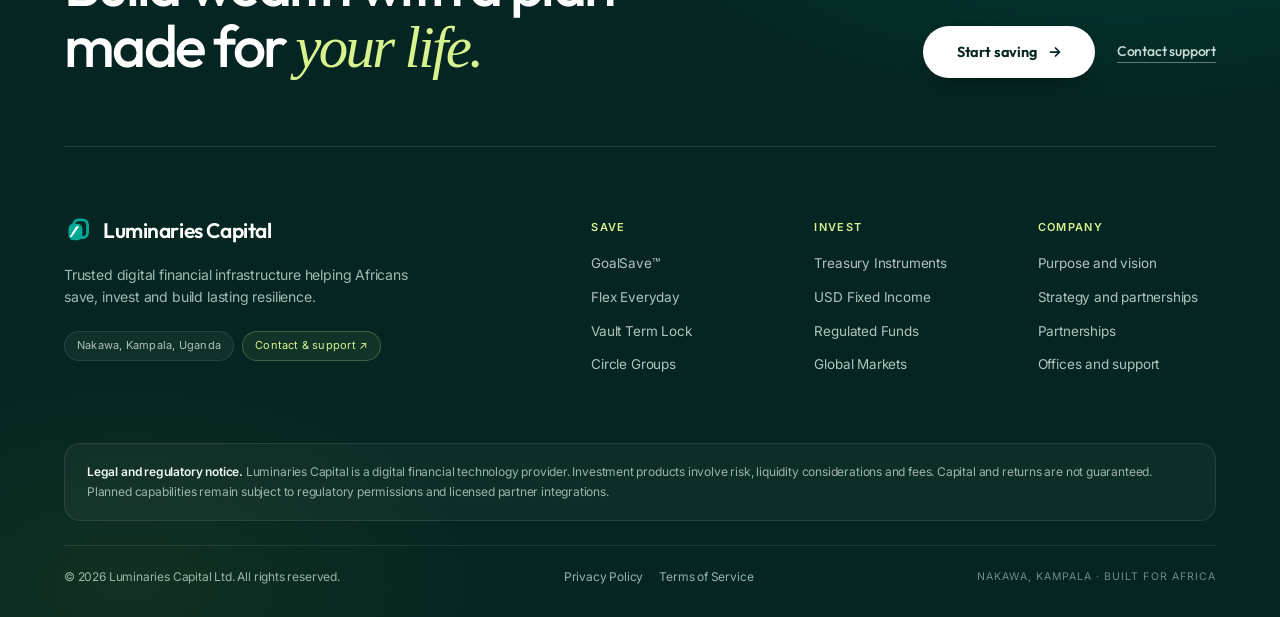
<file: save.html>
<!DOCTYPE html>
<html lang="en">
<head>
  <meta charset="UTF-8">
  <meta name="viewport" content="width=device-width, initial-scale=1.0, viewport-fit=cover">
  <title>Luminaries Save — Structured Digital Savings for Africa</title>
  <meta name="description" content="Discover Luminaries Save: Flex, Steady, GoalSave™, Vault, Dollar Save, and Circle. Designed for practical everyday use and long-term financial resilience.">
  <meta name="theme-color" content="#042521">
  <link rel="canonical" href="https://luminaries.capital/save.html">
  <meta property="og:type" content="website">
  <meta property="og:url" content="https://luminaries.capital/save.html">
  <meta property="og:title" content="Luminaries Save — Structured Savings & GoalSave™">
  <meta property="og:description" content="Explore Flex, Steady, GoalSave™, Vault, Dollar Save, and Circle group savings designed for everyday financial discipline in Uganda.">
  <meta property="og:image" content="https://luminaries.capital/images/pexels-libasse-el-arbi-ndoye-235374276-12179674.webp">
  <meta name="twitter:card" content="summary_large_image">
  <meta name="twitter:title" content="Luminaries Save — Structured Savings & GoalSave™">
  <meta name="twitter:description" content="Explore Flex, Steady, GoalSave™, Vault, Dollar Save, and Circle group savings designed for everyday financial discipline in Uganda.">
  
  <link rel="icon" type="image/jpeg" href="logo2.jpeg">
    <link rel="preconnect" href="https://fonts.googleapis.com">
  <link rel="preconnect" href="https://fonts.gstatic.com" crossorigin>
  <link rel="stylesheet" href="https://fonts.googleapis.com/css2?family=Inter:wght@400;500;600;700&family=Outfit:wght@400;500;600;700&display=swap">
  <link rel="preload" as="image" href="images/pexels-mikhail-nilov-9301302.webp">
  <link rel="stylesheet" href="styles.css?v=v3_foldable">
</head>
<body>
  <a class="skip-link" href="#main-content">Skip to main content</a>

  <!-- TOP NAVIGATION -->
  <nav class="site-nav glass3d" id="main-nav" aria-label="Main Navigation">
    <div class="nav-container">
      <div class="nav-left">
        <a href="index.html" class="brand-link" id="brand-home-link" aria-label="Luminaries Capital Home">
          <div class="brand-symbol-wrap">
            <svg viewBox="0 0 44 44" fill="none" xmlns="http://www.w3.org/2000/svg">
              <rect x="15" y="6" width="22" height="28" rx="8" stroke="#00A896" stroke-width="4.5" />
              <rect x="7" y="12" width="22" height="26" rx="8" fill="#00A896" />
              <path d="M12 33L24 16L19 16L9 33H12Z" fill="#FFFFFF" />
            </svg>
          </div>
          <span class="brand-name">
            Luminaries Capital
          </span>
        </a>

        <!-- Revolut-Style Tab Pills -->
        <ul class="nav-pills-list" id="desktop-nav-links">
          <li class="nav-pill-item has-dropdown">
            <a href="save.html" class="nav-pill active" id="nav-pill-save" data-megamenu-target="save">
              Save
              <svg class="pill-chevron" viewBox="0 0 12 12" fill="none"><path d="M2.5 4.5L6 8L9.5 4.5" stroke="currentColor" stroke-width="1.5" stroke-linecap="round" stroke-linejoin="round"/></svg>
            </a>
          </li>
          <li class="nav-pill-item has-dropdown">
            <a href="invest.html" class="nav-pill" id="nav-pill-invest" data-megamenu-target="invest">
              Invest
              <svg class="pill-chevron" viewBox="0 0 12 12" fill="none"><path d="M2.5 4.5L6 8L9.5 4.5" stroke="currentColor" stroke-width="1.5" stroke-linecap="round" stroke-linejoin="round"/></svg>
            </a>
          </li>
          <li class="nav-pill-item">
            <a href="about.html" class="nav-pill" id="nav-pill-about">
              About Us
            </a>
          </li>
          <li class="nav-pill-item">
            <a href="contact.html" class="nav-pill" id="nav-pill-contact">
              Contact
            </a>
          </li>
        </ul>
      </div>

      <div class="nav-right">
        <a href="#calculator" class="nav-cta-btn" id="nav-cta-btn">
          Plan a goal
        </a>
        <button class="mobile-menu-btn" id="mobile-menu-btn" aria-label="Toggle navigation menu">
          <span></span>
          <span></span>
          <span></span>
        </button>
      </div>
    </div>

    <!-- REVOLUT-STYLE GLASSMORPHISM MEGA-MENU DROPDOWN -->
    <div class="revolut-megamenu" id="revolut-megamenu" aria-label="Explore menu">
      <div class="megamenu-inner">
        <div class="megamenu-panel is-active" id="megamenu-panel-save">
          <div class="megamenu-top-bar"><a class="megamenu-discover" href="save.html">Discover Luminaries Save</a></div>
          <div class="megamenu-grid">
            <div class="megamenu-col">
              <div class="megamenu-cat-title">Everyday saving</div>
              <ul class="megamenu-items">
                <li><a class="megamenu-item-link" href="save.html#flex">Flex Everyday</a></li>
                <li><a class="megamenu-item-link" href="save.html#steady">Steady Auto-Save</a></li>
              </ul>
            </div>
            <div class="megamenu-col">
              <div class="megamenu-cat-title">Goals & reserves</div>
              <ul class="megamenu-items">
                <li><a class="megamenu-item-link" href="save.html#goalsave">GoalSave™</a></li>
                <li><a class="megamenu-item-link" href="save.html#vault">Vault</a></li>
              </ul>
            </div>
            <div class="megamenu-col">
              <div class="megamenu-cat-title">Currencies & groups</div>
              <ul class="megamenu-items">
                <li><a class="megamenu-item-link" href="save.html#dollar">Dollar Save</a></li>
                <li><a class="megamenu-item-link" href="save.html#circle">Circle Groups</a></li>
              </ul>
            </div>
            <div class="megamenu-col">
              <div class="megamenu-cat-title">Planning tools</div>
              <ul class="megamenu-items">
                <li><a class="megamenu-item-link" href="save.html#calculator">Goal calculator</a></li>
                <li><a class="megamenu-item-link" href="index.html#plan-calculator">Compare your plan</a></li>
              </ul>
            </div>
          </div>
        </div>
        <div class="megamenu-panel" id="megamenu-panel-invest">
          <div class="megamenu-top-bar"><a class="megamenu-discover" href="invest.html">Discover Luminaries Invest</a></div>
          <div class="megamenu-grid">
            <div class="megamenu-col">
              <div class="megamenu-cat-title">Fixed income</div>
              <ul class="megamenu-items">
                <li><a class="megamenu-item-link" href="invest.html#treasury">Treasury Instruments</a></li>
                <li><a class="megamenu-item-link" href="invest.html#usd">USD Income</a></li>
              </ul>
            </div>
            <div class="megamenu-col">
              <div class="megamenu-cat-title">Funds & markets</div>
              <ul class="megamenu-items">
                <li><a class="megamenu-item-link" href="invest.html#funds">Regulated Funds</a></li>
                <li><a class="megamenu-item-link" href="invest.html#global">Global Markets</a></li>
              </ul>
            </div>
            <div class="megamenu-col">
              <div class="megamenu-cat-title">Other opportunities</div>
              <ul class="megamenu-items">
                <li><a class="megamenu-item-link" href="invest.html#real">Real Assets</a></li>
                <li><a class="megamenu-item-link" href="invest.html#issues">New Issues</a></li>
              </ul>
            </div>
            <div class="megamenu-col">
              <div class="megamenu-cat-title">Getting started</div>
              <ul class="megamenu-items">
                <li><a class="megamenu-item-link" href="invest.html#principles">Investment principles</a></li>
                <li><a class="megamenu-item-link" href="contact.html#inquiry-form">Investment enquiries</a></li>
              </ul>
            </div>
          </div>
        </div></div>
    </div>

    <div class="mobile-nav-drawer" id="mobile-drawer" aria-hidden="true">
      <a href="save.html">Save </a>
      <a href="invest.html">Invest </a>
      <a href="about.html">About us </a>
      <a href="contact.html">Contact </a>
      <a href="#calculator" class="mobile-nav-primary">Plan a goal</a>
    </div>
  </nav>

  <main id="main-content">
    <!-- SUBPAGE HERO -->
    <header class="subpage-hero save-hero">
      <div class="subpage-hero-grid save-hero-grid">
        <div class="subpage-hero-copy">
          <div class="subpage-eyebrow">Structured Digital Savings</div>
          <h1 class="subpage-title save-hero-title">
            <span>Save with a plan.</span>
            <span><em>Stay on track.</em></span>
            <span>Pay with purpose.</span>
          </h1>
          <p class="subpage-lead">
            Luminaries Save makes everyday saving clear, intentional, and automatic—built around real goals for households, professionals, and businesses across Uganda.
          </p>
          <div class="subpage-hero-actions">
            <a href="#calculator" class="btn-large-solar">
              <span class="btn-label">Plan a goal</span>
              <span class="btn-arrow-slot" aria-hidden="true">
                <svg class="btn-arrow-front" viewBox="0 0 16 16" fill="none"><path d="M3.5 8h9M8.5 4l4 4-4 4" stroke="currentColor" stroke-width="1.75" stroke-linecap="round" stroke-linejoin="round" /></svg>
                <svg class="btn-arrow-back" viewBox="0 0 16 16" fill="none"><path d="M3.5 8h9M8.5 4l4 4-4 4" stroke="currentColor" stroke-width="1.75" stroke-linecap="round" stroke-linejoin="round" /></svg>
              </span>
            </a>
            <a href="#products" class="btn-large-outline">Explore 6 vehicles</a>
          </div>
        </div>

        <aside class="save-hero-visual-stage" aria-label="Luminaries Save visual showcase">
          <div class="save-hero-photo-frame">
            <img
              class="save-hero-photo"
              src="images/pexels-mikhail-nilov-9301302.webp"
              alt="Two professionals reviewing their structured savings plan and progress chart together"
              width="1000"
              height="1500"
              fetchpriority="high"
              decoding="async"
            >
          </div>
          <div class="save-hero-mini-card save-hero-overlay-card" aria-hidden="true">
            <div class="shmc-top">
              <span class="shmc-brand">GoalSave™ · School Fees</span>
              <span class="shmc-pill">On track</span>
            </div>
            <div class="shmc-amount">UGX 816,000 <small>/ 1,200,000</small></div>
            <div class="shmc-progress-track"><span style="width:68%"></span></div>
            <div class="shmc-foot">
              <span>68% funded</span>
              <strong>+8.5% est. yield</strong>
            </div>
          </div>
        </aside>
      </div>
    </header>

    <div class="page-container">

      <!-- 6 PRODUCTS INTERACTIVE ACCORDION DECK -->
      <section id="products" class="subpage-section">
        <div class="subpage-section-head">
          <h2 class="subpage-section-title">
            Six savings vehicles for every <em>horizon.</em>
          </h2>
          <p class="subpage-section-note">Select any card to explore how each savings vehicle fits your goal.</p>
        </div>

        <div class="save-accordion" id="save-accordion" aria-label="Luminaries Save vehicles">

          <!-- 01. FLEX -->
          <article class="sa-panel sa-tone-1 is-active" id="flex" data-index="0">
            <span class="sa-num" aria-hidden="true">01</span>
            <span class="sa-spine-title" aria-hidden="true">Flex</span>

            <div class="sa-expanded">
              <div class="sa-visual" aria-hidden="true">
                <div class="sa-vis-card">
                  <div class="sa-vis-top">
                    <i class="pcv-chip"></i>
                    <span class="sa-vis-badge">Instant Liquidity</span>
                  </div>
                  <div class="sa-vis-mid">
                    <small>Everyday Access</small>
                    <strong>Anytime · 0 lock</strong>
                  </div>
                  <svg class="sa-vis-spark" viewBox="0 0 180 44" fill="none">
                    <path d="M2 36C28 32 48 20 82 24C116 28 138 10 178 6" stroke="#E4F222" stroke-width="2.5" stroke-linecap="round" />
                    <circle cx="175" cy="6.5" r="4" fill="#E4F222" />
                  </svg>
                </div>
              </div>

              <div class="sa-copy">
                <h3>Flex everyday savings</h3>
                <ul class="sa-bullets">
                  <li>Instant deposits and withdrawals with zero lock-up penalties</li>
                  <li>Seamless MTN MoMo &amp; Airtel Money funding anytime</li>
                  <li>Automated balance sweeps for short-term everyday needs</li>
                </ul>
                <a class="sa-cta" href="#calculator" data-preset-target="1500000" data-preset-months="6" data-preset-label="Everyday Buffer">Plan an everyday buffer <span aria-hidden="true">→</span></a>
              </div>
            </div>

            <button class="sa-toggle-btn" type="button" aria-expanded="true" aria-label="Flex everyday savings">
              <span class="sa-plus-icon" aria-hidden="true"></span>
            </button>
          </article>

          <!-- 02. STEADY -->
          <article class="sa-panel sa-tone-2" id="steady" data-index="1">
            <span class="sa-num" aria-hidden="true">02</span>
            <span class="sa-spine-title" aria-hidden="true">Steady</span>

            <div class="sa-expanded">
              <div class="sa-visual" aria-hidden="true">
                <div class="sa-vis-card">
                  <div class="sa-vis-top">
                    <i class="pcv-chip is-silver"></i>
                    <span class="sa-vis-badge">Auto-Save Habit</span>
                  </div>
                  <div class="sa-vis-mid">
                    <small>Monthly Rhythm</small>
                    <strong>UGX 100,000</strong>
                  </div>
                  <div class="sa-vis-bars">
                    <i style="--h:38%"></i><i style="--h:54%"></i><i style="--h:66%"></i><i style="--h:60%"></i><i style="--h:82%"></i><i style="--h:100%" class="is-on"></i>
                  </div>
                </div>
              </div>

              <div class="sa-copy">
                <h3>Steady micro-savings</h3>
                <ul class="sa-bullets">
                  <li>Automated daily, weekly, or monthly recurring contributions</li>
                  <li>Streak milestones that turn saving into an effortless habit</li>
                  <li>Optional auto-sweep directly into higher-yield Vaults</li>
                </ul>
                <a class="sa-cta" href="#calculator" data-preset-target="3600000" data-preset-months="12" data-preset-label="Steady Auto-Save">Estimate your habit <span aria-hidden="true">→</span></a>
              </div>
            </div>

            <button class="sa-toggle-btn" type="button" aria-expanded="false" aria-label="Steady micro-savings">
              <span class="sa-plus-icon" aria-hidden="true"></span>
            </button>
          </article>

          <!-- 03. GOALSAVE™ -->
          <article class="sa-panel sa-tone-3" id="goalsave" data-index="2">
            <span class="sa-num" aria-hidden="true">03</span>
            <span class="sa-vertical-pill is-solar" aria-hidden="true">Flagship</span>
            <span class="sa-spine-title" aria-hidden="true">GoalSave™</span>

            <div class="sa-expanded">
              <div class="sa-visual" aria-hidden="true">
                <div class="sa-vis-card">
                  <div class="sa-vis-top">
                    <i class="pcv-chip"></i>
                    <span class="sa-vis-badge is-solar">Flagship Experience</span>
                  </div>
                  <div class="sa-vis-mid">
                    <small>School Fees · UGX 1.2M</small>
                    <strong>68% funded</strong>
                  </div>
                  <div class="shmc-progress-track"><span style="width:68%"></span></div>
                </div>
              </div>

              <div class="sa-copy">
                <h3>GoalSave™ milestone engine</h3>
                <ul class="sa-bullets">
                  <li>Set a target amount, deadline, and personalized saving plan</li>
                  <li>Smart schedule recalculations whenever your deposits vary</li>
                  <li>Dedicated visual card and direct beneficiary payout proof</li>
                </ul>
                <a class="sa-cta" href="#calculator" data-preset-target="15000000" data-preset-months="12" data-preset-label="GoalSave™ Plan">Build this GoalSave <span aria-hidden="true">→</span></a>
              </div>
            </div>

            <button class="sa-toggle-btn" type="button" aria-expanded="false" aria-label="GoalSave milestone engine">
              <span class="sa-plus-icon" aria-hidden="true"></span>
            </button>
          </article>

          <!-- 04. VAULT -->
          <article class="sa-panel sa-tone-4" id="vault" data-index="3">
            <span class="sa-num" aria-hidden="true">04</span>
            <span class="sa-spine-title" aria-hidden="true">Vault</span>

            <div class="sa-expanded">
              <div class="sa-visual" aria-hidden="true">
                <div class="sa-vis-card">
                  <div class="sa-vis-top">
                    <i class="pcv-chip"></i>
                    <span class="sa-vis-badge">Fixed-Term Lock</span>
                  </div>
                  <div class="sa-vis-mid">
                    <small>Guaranteed Discipline</small>
                    <strong>Locked Yield</strong>
                  </div>
                  <div class="sa-vis-chips"><span>3M</span><span class="is-on">6M</span><span>12M</span></div>
                </div>
              </div>

              <div class="sa-copy">
                <h3>Vault fixed-term lock</h3>
                <ul class="sa-bullets">
                  <li>Lock funds cleanly across fixed 3, 6, or 12-month tenors</li>
                  <li>Strict withdrawal gates that protect reserves from impulse spend</li>
                  <li>Higher compounded allocation with auto-rollover on maturity</li>
                </ul>
                <a class="sa-cta" href="#calculator" data-preset-target="10000000" data-preset-months="12" data-preset-label="Vault Term Lock">Project a fixed-term lock <span aria-hidden="true">→</span></a>
              </div>
            </div>

            <button class="sa-toggle-btn" type="button" aria-expanded="false" aria-label="Vault fixed-term lock">
              <span class="sa-plus-icon" aria-hidden="true"></span>
            </button>
          </article>

          <!-- 05. DOLLAR SAVE -->
          <article class="sa-panel sa-tone-5" id="dollar" data-index="4">
            <span class="sa-num" aria-hidden="true">05</span>
            <span class="sa-vertical-pill" aria-hidden="true">Coming soon</span>
            <span class="sa-spine-title" aria-hidden="true">Dollar Save</span>

            <div class="sa-expanded">
              <div class="sa-visual" aria-hidden="true">
                <div class="sa-vis-card">
                  <div class="sa-vis-top">
                    <i class="pcv-chip is-silver"></i>
                    <span class="sa-vis-badge">USD Reserve</span>
                  </div>
                  <div class="sa-vis-mid">
                    <small>Hard-Currency Hedge</small>
                    <strong>4532 •••• 8420</strong>
                  </div>
                  <div class="sa-vis-chips"><span class="is-on">USD</span><span>Custody</span></div>
                </div>
              </div>

              <div class="sa-copy">
                <h3>Dollar Save USD reserve</h3>
                <ul class="sa-bullets">
                  <li>Organize hard-currency reserves denominated in US dollars</li>
                  <li>Hedge long-term goals against local currency fluctuations</li>
                  <li>Institutional banking custody with transparent FX spreads</li>
                </ul>
                <a class="sa-cta" href="contact.html#inquiry-form">Request early access <span aria-hidden="true">→</span></a>
              </div>
            </div>

            <button class="sa-toggle-btn" type="button" aria-expanded="false" aria-label="Dollar Save USD reserve">
              <span class="sa-plus-icon" aria-hidden="true"></span>
            </button>
          </article>

          <!-- 06. CIRCLE -->
          <article class="sa-panel sa-tone-6 sa-light" id="circle" data-index="5">
            <span class="sa-num" aria-hidden="true">06</span>
            <span class="sa-spine-title" aria-hidden="true">Circle</span>

            <div class="sa-expanded">
              <div class="sa-visual" aria-hidden="true">
                <div class="sa-vis-card is-light-card">
                  <div class="sa-vis-top">
                    <i class="pcv-chip"></i>
                    <span class="sa-vis-badge is-dark-badge">Group &amp; SACCO</span>
                  </div>
                  <div class="sa-vis-mid">
                    <small>Shared Pot</small>
                    <strong>Multi-Sig Rules</strong>
                  </div>
                  <div class="pcv-avatars"><i>SN</i><i>DK</i><i>AM</i><i class="is-dark">+5</i></div>
                </div>
              </div>

              <div class="sa-copy">
                <h3>Circle group savings</h3>
                <ul class="sa-bullets">
                  <li>Built for families, colleagues, chamas, and investment clubs</li>
                  <li>Live contribution ledger visible to every group member</li>
                  <li>Multi-signature approvals and transparent payout audit trails</li>
                </ul>
                <a class="sa-cta" href="contact.html#inquiry-form">Set up a group circle <span aria-hidden="true">→</span></a>
              </div>
            </div>

            <button class="sa-toggle-btn" type="button" aria-expanded="false" aria-label="Circle group savings">
              <span class="sa-plus-icon" aria-hidden="true"></span>
            </button>
          </article>

        </div>
      </section>

      <!-- INTERACTIVE GOALSAVE™ CALCULATOR -->
      <section id="calculator" class="subpage-section save-band-tinted">
        <div class="subpage-section-head">
          <h2 class="subpage-section-title">
            Plan your GoalSave™ <em>target.</em>
          </h2>
          <p class="subpage-section-note">Pick a common goal or tune your own sliders to see the exact contribution, growth curve, and completion date.</p>
        </div>

        <div class="interactive-calc-box save-calc-compact">
          <div class="calc-inputs-col">
            <div class="save-presets-wrap">
              <div class="save-presets-row" role="group" aria-label="Goal presets">
                <button type="button" class="save-preset-btn" data-preset-target="2500000" data-preset-months="6" data-preset-label="School Fees">School Fees</button>
                <button type="button" class="save-preset-btn" data-preset-target="5000000" data-preset-months="12" data-preset-label="Emergency Buffer">Emergency</button>
                <button type="button" class="save-preset-btn is-active" data-preset-target="15000000" data-preset-months="12" data-preset-label="Business Stock">Business Stock</button>
                <button type="button" class="save-preset-btn" data-preset-target="30000000" data-preset-months="24" data-preset-label="Land Deposit">Land Deposit</button>
              </div>
            </div>

            <div class="calc-field-group">
              <div class="calc-field-label">
                <span>Target Amount</span>
                <span class="calc-field-value" id="calc-target-val">UGX 15,000,000</span>
              </div>
              <div class="planner-slider-box">
                <input type="range" class="custom-range" id="calc-target-slider" min="500000" max="50000000" step="100000" value="15000000" aria-label="Target savings amount slider">
                <div class="planner-ruler" aria-hidden="true"><i></i><i></i><i></i><i></i><i></i></div>
              </div>
              <div class="planner-range-bounds"><span>UGX 500k</span><span>UGX 50M</span></div>
            </div>

            <div class="calc-field-group">
              <div class="calc-field-label">
                <span>Target Timeframe</span>
                <span class="calc-field-value" id="calc-months-val">12 Months</span>
              </div>
              <div class="planner-slider-box">
                <input type="range" class="custom-range" id="calc-months-slider" min="3" max="36" step="1" value="12" aria-label="Savings duration months slider">
                <div class="planner-ruler" aria-hidden="true"><i></i><i></i><i></i><i></i><i></i></div>
              </div>
              <div class="planner-range-bounds"><span>3 Months</span><span>36 Months</span></div>
            </div>

            <div class="calc-field-group calc-freq-inline">
              <div class="calc-freq-meta">
                <span>Frequency</span>
                <small id="calc-freq-label">Monthly</small>
              </div>
              <div class="currency-toggle-pill">
                <button class="curr-btn active" id="btn-freq-monthly" type="button">Monthly</button>
                <button class="curr-btn" id="btn-freq-weekly" type="button">Weekly</button>
                <button class="curr-btn" id="btn-freq-daily" type="button">Daily</button>
              </div>
            </div>
          </div>

          <div class="calc-results-col">
            <div class="calc-results-top">
              <div class="calc-res-header">
                <div class="calc-res-label">Required Contribution</div>
                <span class="calc-goal-pill" id="calc-goal-badge">Business Stock</span>
              </div>
              <div class="calc-res-headline">
                <div class="calc-res-figure" id="calc-res-amount">UGX 1,250,000</div>
                <div class="calc-res-subtext" id="calc-res-subtext">per month over 12 months</div>
              </div>

              <!-- Compact Live Goal Trajectory Chart -->
              <div class="save-chart-box" aria-hidden="true">
                <svg class="save-chart-svg" id="goalsave-chart" viewBox="0 0 420 118" preserveAspectRatio="none">
                  <defs>
                    <linearGradient id="saveYieldGrad" x1="0" y1="0" x2="0" y2="1">
                      <stop offset="0%" stop-color="#E4F222" stop-opacity="0.32" />
                      <stop offset="100%" stop-color="#00A896" stop-opacity="0.02" />
                    </linearGradient>
                  </defs>
                  <line x1="0" y1="36" x2="420" y2="36" stroke="rgba(255,255,255,0.06)" stroke-width="1" />
                  <line x1="0" y1="76" x2="420" y2="76" stroke="rgba(255,255,255,0.06)" stroke-width="1" />
                  <path id="gs-area-path" fill="url(#saveYieldGrad)" d="" />
                  <path id="gs-base-path" fill="none" stroke="rgba(255,255,255,0.36)" stroke-width="1.5" stroke-dasharray="4 4" d="" />
                  <path id="gs-yield-path" fill="none" stroke="#E4F222" stroke-width="2.5" stroke-linecap="round" d="" />
                  <circle id="gs-tip-glow" cx="412" cy="14" r="6.5" fill="rgba(228,242,34,0.24)" />
                  <circle id="gs-tip-dot" cx="412" cy="14" r="3.2" fill="#E4F222" />
                </svg>
                <div class="save-chart-axis">
                  <span>Month 1</span>
                  <span id="calc-chart-mid-label">Month 6</span>
                  <strong id="calc-chart-end-label">Month 12 · UGX 15.7M</strong>
                </div>
              </div>

              <div class="calc-metrics-grid">
                <div class="calc-metric-cell">
                  <span>Total Saved</span>
                  <strong id="calc-sum-saved">UGX 15,000,000</strong>
                </div>
                <div class="calc-metric-cell">
                  <span>Est. Yield (8.5%)</span>
                  <strong class="is-solar-text" id="calc-est-yield">+UGX 701,250</strong>
                </div>
                <div class="calc-metric-cell">
                  <span>Projected Value</span>
                  <strong id="calc-total-maturity">UGX 15,701,250</strong>
                </div>
                <div class="calc-metric-cell">
                  <span>Target Date</span>
                  <strong id="calc-completion-date">November 2027</strong>
                </div>
              </div>
            </div>

            <div class="calc-cta-wrap">
              <a href="contact.html#inquiry-form" class="btn-large-solar calc-full-cta">
                <span class="btn-label">Start this GoalSave</span>
                <span class="btn-arrow-slot" aria-hidden="true">
                  <svg class="btn-arrow-front" viewBox="0 0 16 16" fill="none"><path d="M3.5 8h9M8.5 4l4 4-4 4" stroke="currentColor" stroke-width="1.75" stroke-linecap="round" stroke-linejoin="round" /></svg>
                  <svg class="btn-arrow-back" viewBox="0 0 16 16" fill="none"><path d="M3.5 8h9M8.5 4l4 4-4 4" stroke="currentColor" stroke-width="1.75" stroke-linecap="round" stroke-linejoin="round" /></svg>
                </span>
              </a>
            </div>
          </div>
        </div>
      </section>

      <!-- HOW LUMINARIES SAVE WORKS (SCROLL-DRIVEN PHOTO STORY) -->
      <section id="how-it-works" class="subpage-section save-wheel-track" aria-label="Start saving in three steps">
        <div class="save-wheel-sticky" id="save-wheel-sticky">
          <div class="subpage-section-head save-wheel-head">
            <h2 class="subpage-section-title">
              Start saving in <em>three steps.</em>
            </h2>
            <p class="subpage-section-note">Built around how money actually moves in Uganda—scroll or tap a step to explore.</p>
          </div>

          <div class="save-story-layout" id="save-wheel-stage">
            <!-- Left: Scroll-Crossfading Editorial Photo Frame with Step Numbers -->
            <div class="save-story-media">
              <figure class="save-story-slide is-active" data-wheel-step="0">
                <img src="images/save-step-01.webp" alt="Planning savings targets and milestones with charts and a phone calculator" width="1080" height="720" loading="lazy" decoding="async">
                <div class="save-story-scrim" aria-hidden="true"></div>
                <span class="save-story-num" aria-hidden="true">01</span>
                <figcaption class="save-story-tag">Pick your vehicle &amp; goal</figcaption>
              </figure>

              <figure class="save-story-slide" data-wheel-step="1">
                <img src="images/save-step-02.webp" alt="Funding a savings goal effortlessly using a smartphone" width="1080" height="717" loading="lazy" decoding="async">
                <div class="save-story-scrim" aria-hidden="true"></div>
                <span class="save-story-num" aria-hidden="true">02</span>
                <figcaption class="save-story-tag">MTN MoMo · Airtel · Bank</figcaption>
              </figure>

              <figure class="save-story-slide" data-wheel-step="2">
                <img src="images/save-step-03.webp" alt="Paying cleanly with a card upon reaching a savings goal" width="1080" height="720" loading="lazy" decoding="async">
                <div class="save-story-scrim" aria-hidden="true"></div>
                <span class="save-story-num" aria-hidden="true">03</span>
                <figcaption class="save-story-tag">Milestone reached · Pay with purpose</figcaption>
              </figure>
            </div>

            <!-- Right: Step Pills + Synchronized Editorial Panel -->
            <div class="save-story-right">
              <div class="save-story-tabs" role="tablist" aria-label="Savings steps">
                <button type="button" class="save-story-tab is-active" role="tab" aria-selected="true" data-wheel-step="0"><span>01</span> Choose</button>
                <button type="button" class="save-story-tab" role="tab" aria-selected="false" data-wheel-step="1"><span>02</span> Fund</button>
                <button type="button" class="save-story-tab" role="tab" aria-selected="false" data-wheel-step="2"><span>03</span> Grow</button>
              </div>

              <div class="save-wheel-copy">
                <article class="save-wheel-panel is-active" data-wheel-step="0">
                  <span class="save-step-label">Step 01 · Pick your vehicle</span>
                  <h3>Choose your vehicle &amp; goal.</h3>
                  <p>Start with Flex for everyday liquidity, set a deadline with GoalSave™ or Vault, or open a shared Circle with family and colleagues.</p>
                  <ul>
                    <li>Match liquidity to your exact horizon</li>
                    <li>Set a target amount and completion date</li>
                    <li>Create separate cards for every goal</li>
                  </ul>
                </article>

                <article class="save-wheel-panel" data-wheel-step="1">
                  <span class="save-step-label">Step 02 · Automate deposits</span>
                  <h3>Fund via Mobile Money or Bank.</h3>
                  <p>Top up whenever cash comes in, or schedule automatic daily, weekly, or monthly transfers from MTN MoMo, Airtel Money, or Ugandan bank rails.</p>
                  <ul>
                    <li>Instant MTN MoMo &amp; Airtel Money top-ups</li>
                    <li>Flexible daily, weekly, or monthly rules</li>
                    <li>Pause or adjust your schedule anytime</li>
                  </ul>
                </article>

                <article class="save-wheel-panel" data-wheel-step="2">
                  <span class="save-step-label">Step 03 · Unlock on schedule</span>
                  <h3>Track progress &amp; pay with purpose.</h3>
                  <p>Watch your target balance and accrued discipline yield grow in real time, then disburse cleanly to school fees, stock orders, or your wallet on maturity.</p>
                  <ul>
                    <li>Live milestone progress &amp; yield tracking</li>
                    <li>Direct payout proof for beneficiaries</li>
                    <li>Auto-rollover or instant Flex withdrawal</li>
                  </ul>
                </article>
              </div>
            </div>
          </div>

          <div class="save-wheel-progress" aria-hidden="true">
            <span id="save-wheel-progress-bar"></span>
          </div>
        </div>
      </section>

      <!-- SAVINGS FAQS -->
      <section id="faq" class="subpage-section save-band-tinted is-last-band">
        <div class="save-faq-layout">
          <div class="save-faq-intro">
            <h2 class="subpage-section-title">
              Questions savers <em>ask first.</em>
            </h2>
            <p class="subpage-section-note">Straight answers on liquidity, Mobile Money funding, group rules, and safety.</p>
            <a class="save-faq-contact-link" href="contact.html#inquiry-form">Still have a question? Talk to our Kampala team →</a>
          </div>

          <div class="save-faq-list">
            <details class="faq-item" open>
              <summary>
                <span>What is the difference between GoalSave™ and Vault?</span>
                <span class="faq-plus" aria-hidden="true">+</span>
              </summary>
              <div class="faq-answer">
                <p><strong>GoalSave™</strong> is built for ongoing contributions toward a specific target and date (like school fees or inventory), automatically recalculating your schedule if you top up early or skip a week. <strong>Vault</strong> is built for money you already have and want to lock away strictly for 3, 6, or 12 months to protect it from impulse spending.</p>
              </div>
            </details>

            <details class="faq-item">
              <summary>
                <span>How do deposits and withdrawals work with MTN MoMo and Airtel Money?</span>
                <span class="faq-plus" aria-hidden="true">+</span>
              </summary>
              <div class="faq-answer">
                <p>You can fund any UGX savings vehicle directly from MTN MoMo, Airtel Money, or bank transfer. On <strong>Flex</strong>, withdrawals return to your verified wallet immediately with zero lock-up penalties.</p>
              </div>
            </details>

            <details class="faq-item">
              <summary>
                <span>What happens if an emergency comes up while my funds are in a locked plan?</span>
                <span class="faq-plus" aria-hidden="true">+</span>
              </summary>
              <div class="faq-answer">
                <p>We recommend keeping an immediate emergency buffer in <strong>Flex</strong> alongside your locked goals. Where early release is permitted on a fixed-term or milestone plan, clear terms and any applicable yield adjustment are shown transparently before you commit.</p>
              </div>
            </details>

            <details class="faq-item">
              <summary>
                <span>How does Circle keep family, chama, or SACCO funds transparent?</span>
                <span class="faq-plus" aria-hidden="true">+</span>
              </summary>
              <div class="faq-answer">
                <p>Every member sees a live contribution ledger in real time. Withdrawals require multi-signature approval from designated group signatories so no single administrator can move shared funds unilaterally.</p>
              </div>
            </details>

            <details class="faq-item">
              <summary>
                <span>When will Dollar Save be available?</span>
                <span class="faq-plus" aria-hidden="true">+</span>
              </summary>
              <div class="faq-answer">
                <p><strong>Dollar Save</strong> is currently in planned rollout subject to institutional USD banking custody and regulatory permissions. You can register early interest via our <a href="contact.html#inquiry-form">contact page</a> to be notified first.</p>
              </div>
            </details>
          </div>
        </div>
      </section>

    </div>
  </main>

  <!-- FOOTER -->
  <footer class="site-footer" id="site-footer" aria-label="Site footer">
    <div class="footer-inner">
      <section class="footer-cta" aria-labelledby="footer-cta-title">
        <div class="footer-cta-copy">
          <span class="footer-eyebrow">Your next move</span>
          <h2 id="footer-cta-title">Build wealth with a plan<br>made for <em>your life.</em></h2>
        </div>
        <div class="footer-cta-actions">
          <a class="footer-cta-button" href="#calculator">
            <span class="btn-label">Start saving</span>
            <span class="btn-arrow-slot" aria-hidden="true">
              <svg class="btn-arrow-front" viewBox="0 0 16 16" fill="none">
                <path d="M3.5 8h9M8.5 4l4 4-4 4" stroke="currentColor" stroke-width="1.75" stroke-linecap="round"
                  stroke-linejoin="round" />
              </svg>
              <svg class="btn-arrow-back" viewBox="0 0 16 16" fill="none">
                <path d="M3.5 8h9M8.5 4l4 4-4 4" stroke="currentColor" stroke-width="1.75" stroke-linecap="round"
                  stroke-linejoin="round" />
              </svg>
            </span>
          </a>
          <a class="footer-cta-secondary" href="contact.html">Contact support</a>
        </div>
      </section>

      <div class="footer-main">
        <div class="footer-brand-col">
          <a class="footer-brand-title" href="index.html" aria-label="Luminaries Capital home">
            <svg viewBox="0 0 44 44" fill="none" aria-hidden="true">
              <rect x="15" y="6" width="22" height="28" rx="8" stroke="#00A896" stroke-width="4.5" />
              <rect x="7" y="12" width="22" height="26" rx="8" fill="#00A896" />
              <path d="M12 33L24 16L19 16L9 33H12Z" fill="#FFFFFF" />
            </svg>
            Luminaries Capital
          </a>
          <p class="footer-brand-desc">Trusted digital financial infrastructure helping Africans save, invest and build
            lasting resilience.</p>
          <div class="footer-contact-list">
            <span class="footer-meta-chip">Nakawa, Kampala, Uganda</span>
            <a class="footer-meta-chip is-link" href="contact.html">Contact &amp; support ↗</a>
          </div>
        </div>

        <nav class="footer-links-grid" aria-label="Footer navigation">
          <div class="footer-nav-col">
            <button class="footer-nav-toggle" type="button" aria-expanded="false">
              <span>Save</span><span class="footer-toggle-icon" aria-hidden="true">+</span>
            </button>
            <ul>
              <li><a href="save.html#goalsave">GoalSave™</a></li>
              <li><a href="save.html#flex">Flex Everyday</a></li>
              <li><a href="save.html#vault">Vault Term Lock</a></li>
              <li><a href="save.html#circle">Circle Groups</a></li>
            </ul>
          </div>

          <div class="footer-nav-col">
            <button class="footer-nav-toggle" type="button" aria-expanded="false">
              <span>Invest</span><span class="footer-toggle-icon" aria-hidden="true">+</span>
            </button>
            <ul>
              <li><a href="invest.html#treasury">Treasury Instruments</a></li>
              <li><a href="invest.html#usd">USD Fixed Income</a></li>
              <li><a href="invest.html#funds">Regulated Funds</a></li>
              <li><a href="invest.html#global">Global Markets</a></li>
            </ul>
          </div>

          <div class="footer-nav-col">
            <button class="footer-nav-toggle" type="button" aria-expanded="false">
              <span>Company</span><span class="footer-toggle-icon" aria-hidden="true">+</span>
            </button>
            <ul>
              <li><a href="about.html">Purpose and vision</a></li>
              <li><a href="about.html#strategy">Strategy and partnerships</a></li>
              <li><a href="contact.html">Partnerships</a></li>
              <li><a href="contact.html">Offices and support</a></li>
            </ul>
          </div>
        </nav>
      </div>

      <div class="footer-disclaimer-box">
        <p><strong>Legal and regulatory notice.</strong> Luminaries Capital is a digital financial technology provider.
          Investment products involve risk, liquidity considerations and fees. Capital and returns are not guaranteed.
          Planned capabilities remain subject to regulatory permissions and licensed partner integrations.</p>
      </div>

      <div class="footer-bottom-row">
        <span>© 2026 Luminaries Capital Ltd. All rights reserved.</span>
        <div class="footer-legal-links">
          <a href="privacy.html">Privacy Policy</a>
          <a href="terms.html">Terms of Service</a>
        </div>
        <span>NAKAWA, KAMPALA · BUILT FOR AFRICA</span>
      </div>
    </div>
  </footer>

  <script src="app.js?v=v3_foldable"></script>
</body>
</html>
</file>
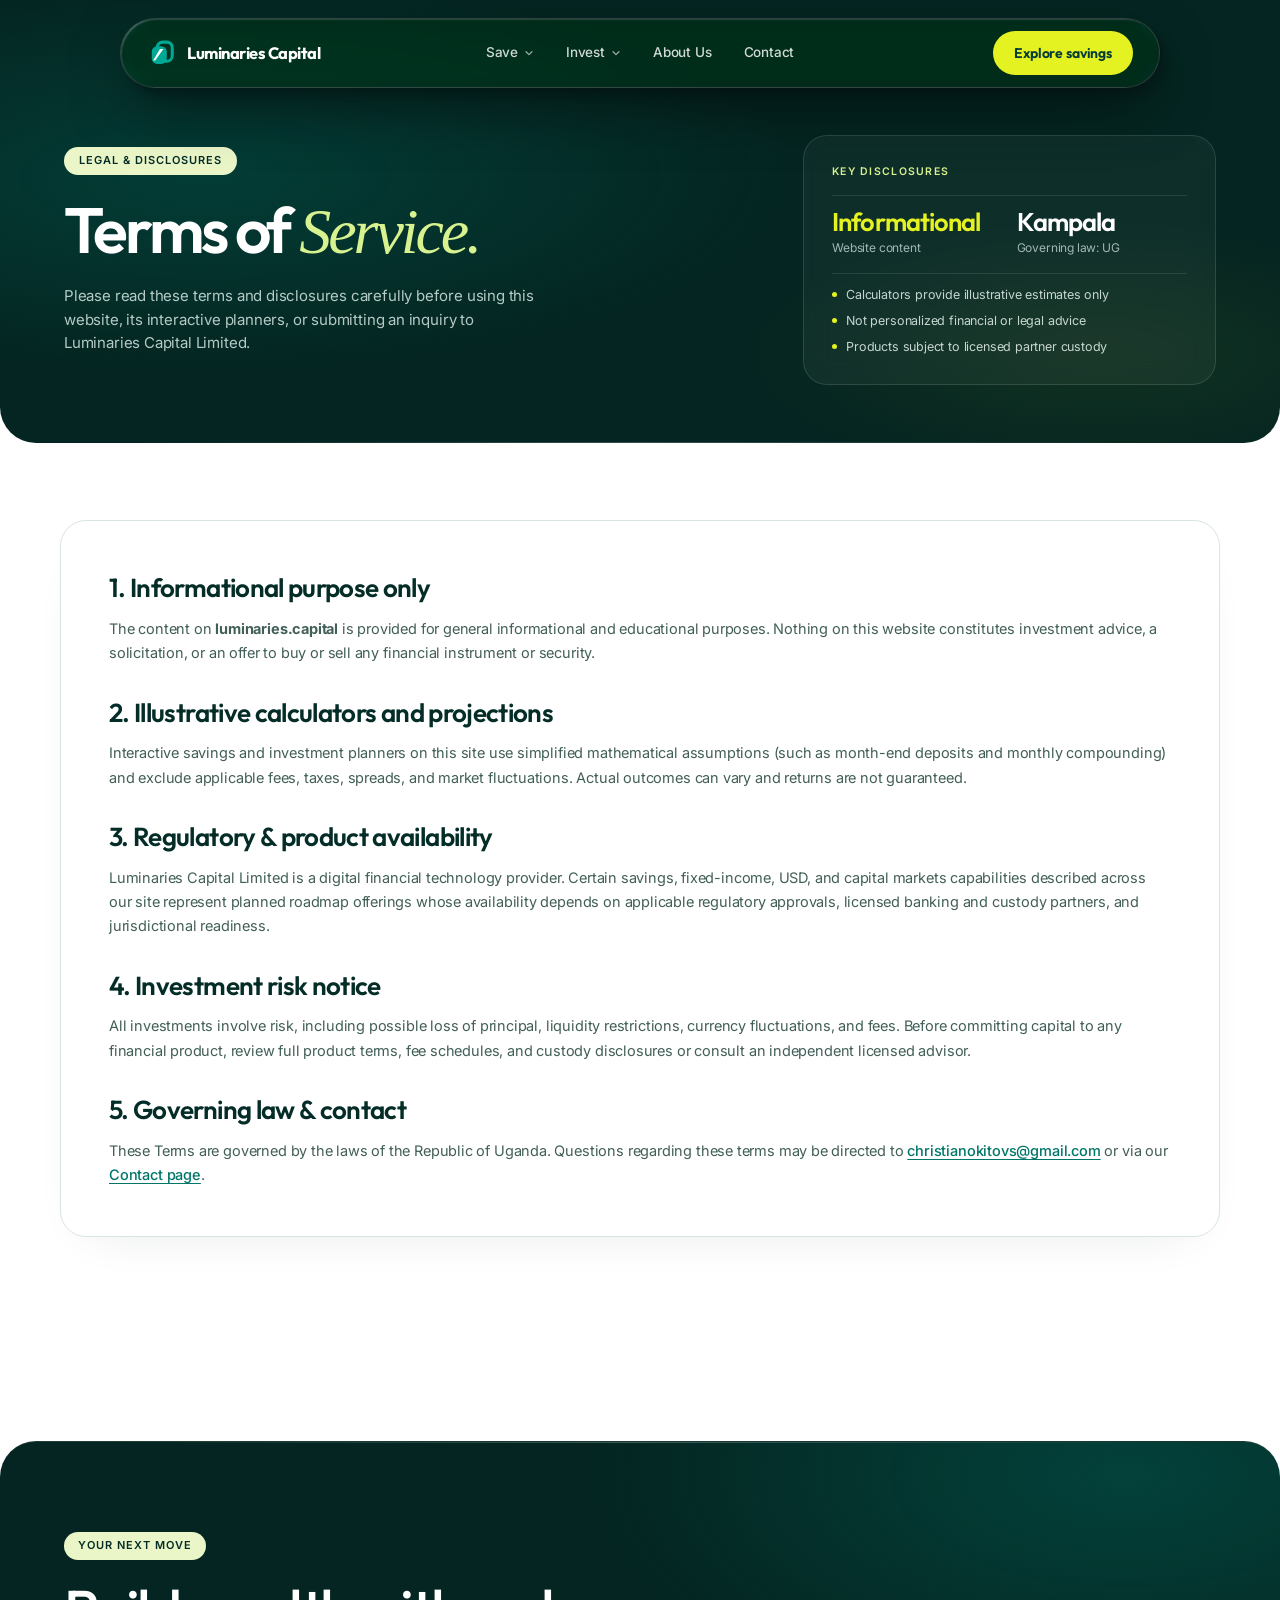
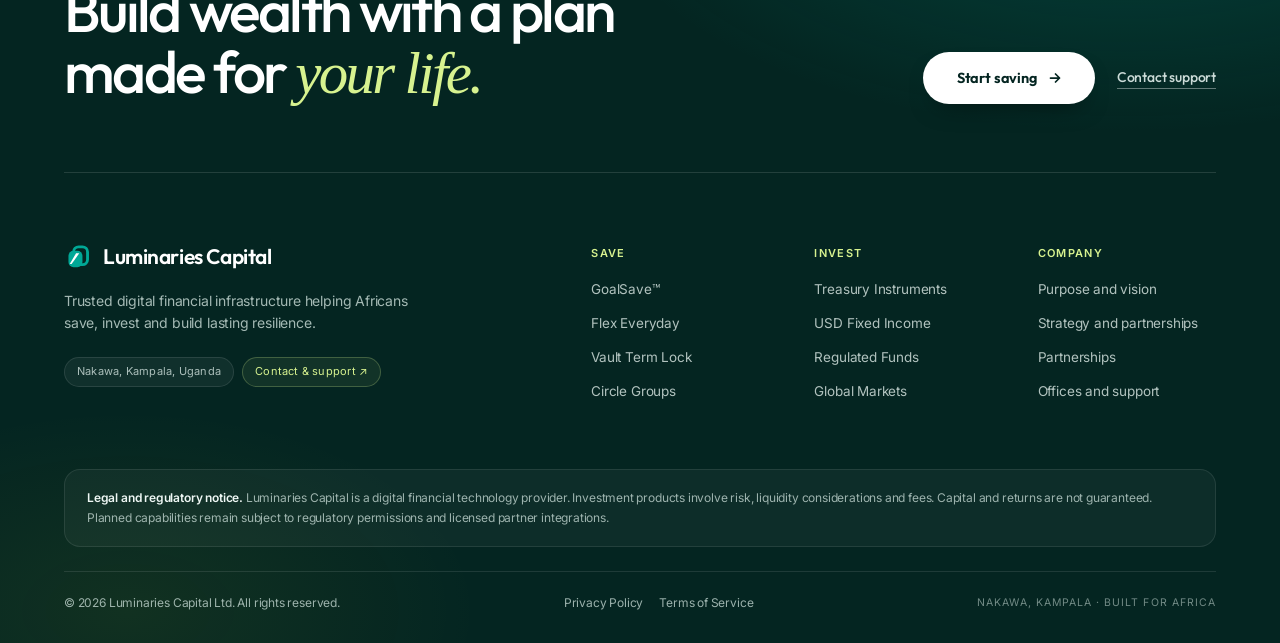
<file: terms.html>
<!DOCTYPE html>
<html lang="en">
<head>
  <meta charset="UTF-8">
  <meta name="viewport" content="width=device-width, initial-scale=1.0, viewport-fit=cover">
  <title>Terms of Service &amp; Disclosures — Luminaries Capital</title>
  <meta name="description" content="Terms of use, illustrative calculator disclaimers, and regulatory disclosures for Luminaries Capital Limited.">
  <meta name="theme-color" content="#042521">
  <link rel="canonical" href="https://luminaries.capital/terms.html">
  <meta property="og:type" content="website">
  <meta property="og:url" content="https://luminaries.capital/terms.html">
  <meta property="og:title" content="Terms of Service — Luminaries Capital">
  <meta property="og:description" content="Website terms of use, calculator disclaimers, and regulatory disclosures for Luminaries Capital.">
  <meta property="og:image" content="https://luminaries.capital/images/pexels-libasse-el-arbi-ndoye-235374276-12179674.webp">
  <meta name="twitter:card" content="summary_large_image">
  <meta name="twitter:title" content="Terms of Service — Luminaries Capital">
  <meta name="twitter:description" content="Website terms of use, calculator disclaimers, and regulatory disclosures for Luminaries Capital.">
  <link rel="icon" type="image/jpeg" href="logo2.jpeg">
  <link rel="preconnect" href="https://fonts.googleapis.com">
  <link rel="preconnect" href="https://fonts.gstatic.com" crossorigin>
  <link rel="stylesheet" href="https://fonts.googleapis.com/css2?family=Inter:wght@400;500;600;700&family=Outfit:wght@400;500;600;700&display=swap">
  <link rel="stylesheet" href="styles.css?v=v3_foldable">
</head>
<body>
  <a class="skip-link" href="#main-content">Skip to main content</a>
  <nav class="site-nav glass3d" id="main-nav" aria-label="Main Navigation">
    <div class="nav-container">
      <div class="nav-left">
        <a href="index.html" class="brand-link" id="brand-home-link" aria-label="Luminaries Capital Home">
          <div class="brand-symbol-wrap">
            <svg viewBox="0 0 44 44" fill="none" xmlns="http://www.w3.org/2000/svg">
              <rect x="15" y="6" width="22" height="28" rx="8" stroke="#00A896" stroke-width="4.5" />
              <rect x="7" y="12" width="22" height="26" rx="8" fill="#00A896" />
              <path d="M12 33L24 16L19 16L9 33H12Z" fill="#FFFFFF" />
            </svg>
          </div>
          <span class="brand-name">
            Luminaries Capital
          </span>
        </a>

        <!-- Revolut-Style Tab Pills -->
        <ul class="nav-pills-list" id="desktop-nav-links">
          <li class="nav-pill-item has-dropdown">
            <a href="save.html" class="nav-pill" id="nav-pill-save" data-megamenu-target="save">
              Save
              <svg class="pill-chevron" viewBox="0 0 12 12" fill="none">
                <path d="M2.5 4.5L6 8L9.5 4.5" stroke="currentColor" stroke-width="1.5" stroke-linecap="round"
                  stroke-linejoin="round" />
              </svg>
            </a>
          </li>
          <li class="nav-pill-item has-dropdown">
            <a href="invest.html" class="nav-pill" id="nav-pill-invest" data-megamenu-target="invest">
              Invest
              <svg class="pill-chevron" viewBox="0 0 12 12" fill="none">
                <path d="M2.5 4.5L6 8L9.5 4.5" stroke="currentColor" stroke-width="1.5" stroke-linecap="round"
                  stroke-linejoin="round" />
              </svg>
            </a>
          </li>
          <li class="nav-pill-item">
            <a href="about.html" class="nav-pill" id="nav-pill-about">
              About Us
            </a>
          </li>
          <li class="nav-pill-item">
            <a href="contact.html" class="nav-pill" id="nav-pill-contact">
              Contact
            </a>
          </li>
        </ul>
      </div>

      <div class="nav-right">
        <a href="save.html" class="nav-cta-btn" id="nav-cta-btn">
          Explore savings
        </a>
        <button type="button" class="mobile-menu-btn" id="mobile-menu-btn" aria-label="Toggle navigation menu"
          aria-expanded="false" aria-controls="mobile-drawer">
          <span></span>
          <span></span>
          <span></span>
        </button>
      </div>
    </div>

    <!-- REVOLUT-STYLE GLASSMORPHISM MEGA-MENU DROPDOWN -->
    <div class="revolut-megamenu" id="revolut-megamenu" aria-label="Explore menu">
      <div class="megamenu-inner">
        <div class="megamenu-panel is-active" id="megamenu-panel-save">
          <div class="megamenu-top-bar"><a class="megamenu-discover" href="save.html">Discover Luminaries Save</a></div>
          <div class="megamenu-grid">
            <div class="megamenu-col">
              <div class="megamenu-cat-title">Everyday saving</div>
              <ul class="megamenu-items">
                <li><a class="megamenu-item-link" href="save.html#flex">Flex Everyday</a></li>
                <li><a class="megamenu-item-link" href="save.html#steady">Steady Auto-Save</a></li>
              </ul>
            </div>
            <div class="megamenu-col">
              <div class="megamenu-cat-title">Goals & reserves</div>
              <ul class="megamenu-items">
                <li><a class="megamenu-item-link" href="save.html#goalsave">GoalSave™</a></li>
                <li><a class="megamenu-item-link" href="save.html#vault">Vault</a></li>
              </ul>
            </div>
            <div class="megamenu-col">
              <div class="megamenu-cat-title">Currencies & groups</div>
              <ul class="megamenu-items">
                <li><a class="megamenu-item-link" href="save.html#dollar">Dollar Save</a></li>
                <li><a class="megamenu-item-link" href="save.html#circle">Circle Groups</a></li>
              </ul>
            </div>
            <div class="megamenu-col">
              <div class="megamenu-cat-title">Planning tools</div>
              <ul class="megamenu-items">
                <li><a class="megamenu-item-link" href="save.html#calculator">Goal calculator</a></li>
                <li><a class="megamenu-item-link" href="index.html#plan-calculator">Compare your plan</a></li>
              </ul>
            </div>
          </div>
        </div>
        <div class="megamenu-panel" id="megamenu-panel-invest">
          <div class="megamenu-top-bar"><a class="megamenu-discover" href="invest.html">Discover Luminaries Invest</a></div>
          <div class="megamenu-grid">
            <div class="megamenu-col">
              <div class="megamenu-cat-title">Fixed income</div>
              <ul class="megamenu-items">
                <li><a class="megamenu-item-link" href="invest.html#treasury">Treasury Instruments</a></li>
                <li><a class="megamenu-item-link" href="invest.html#usd">USD Income</a></li>
              </ul>
            </div>
            <div class="megamenu-col">
              <div class="megamenu-cat-title">Funds & markets</div>
              <ul class="megamenu-items">
                <li><a class="megamenu-item-link" href="invest.html#funds">Regulated Funds</a></li>
                <li><a class="megamenu-item-link" href="invest.html#global">Global Markets</a></li>
              </ul>
            </div>
            <div class="megamenu-col">
              <div class="megamenu-cat-title">Other opportunities</div>
              <ul class="megamenu-items">
                <li><a class="megamenu-item-link" href="invest.html#real">Real Assets</a></li>
                <li><a class="megamenu-item-link" href="invest.html#issues">New Issues</a></li>
              </ul>
            </div>
            <div class="megamenu-col">
              <div class="megamenu-cat-title">Getting started</div>
              <ul class="megamenu-items">
                <li><a class="megamenu-item-link" href="invest.html#principles">Investment principles</a></li>
                <li><a class="megamenu-item-link" href="contact.html#inquiry-form">Investment enquiries</a></li>
              </ul>
            </div>
          </div>
        </div></div>
    </div>

    <div class="mobile-nav-drawer" id="mobile-drawer" aria-hidden="true">
      <a href="save.html">Save </a>
      <a href="invest.html">Invest </a>
      <a href="about.html">About us </a>
      <a href="contact.html">Contact </a>
      <a href="save.html" class="mobile-nav-primary">Explore savings</a>
    </div>
  </nav>

  <main id="main-content">
    <header class="subpage-hero">
      <div class="subpage-hero-grid">
        <div class="subpage-hero-copy">
          <div class="subpage-eyebrow">Legal &amp; Disclosures</div>
          <h1 class="subpage-title">Terms of <em>Service.</em></h1>
          <p class="subpage-lead">Please read these terms and disclosures carefully before using this website, its interactive planners, or submitting an inquiry to Luminaries Capital Limited.</p>
        </div>
        <aside class="subpage-hero-card" aria-label="Terms summary">
          <span class="subpage-hero-card-kicker">Key Disclosures</span>
          <div class="subpage-hero-stats">
            <div class="subpage-hero-stat"><strong class="is-solar">Informational</strong><span>Website content</span></div>
            <div class="subpage-hero-stat"><strong>Kampala</strong><span>Governing law: UG</span></div>
          </div>
          <ul class="subpage-hero-card-list">
            <li>Calculators provide illustrative estimates only</li>
            <li>Not personalized financial or legal advice</li>
            <li>Products subject to licensed partner custody</li>
          </ul>
        </aside>
      </div>
    </header>

    <div class="page-container">
      <article class="legal-doc-card">
        <section class="legal-doc-section">
          <h2>1. Informational purpose only</h2>
          <p>The content on <strong>luminaries.capital</strong> is provided for general informational and educational purposes. Nothing on this website constitutes investment advice, a solicitation, or an offer to buy or sell any financial instrument or security.</p>
        </section>

        <section class="legal-doc-section">
          <h2>2. Illustrative calculators and projections</h2>
          <p>Interactive savings and investment planners on this site use simplified mathematical assumptions (such as month-end deposits and monthly compounding) and exclude applicable fees, taxes, spreads, and market fluctuations. Actual outcomes can vary and returns are not guaranteed.</p>
        </section>

        <section class="legal-doc-section">
          <h2>3. Regulatory &amp; product availability</h2>
          <p>Luminaries Capital Limited is a digital financial technology provider. Certain savings, fixed-income, USD, and capital markets capabilities described across our site represent planned roadmap offerings whose availability depends on applicable regulatory approvals, licensed banking and custody partners, and jurisdictional readiness.</p>
        </section>

        <section class="legal-doc-section">
          <h2>4. Investment risk notice</h2>
          <p>All investments involve risk, including possible loss of principal, liquidity restrictions, currency fluctuations, and fees. Before committing capital to any financial product, review full product terms, fee schedules, and custody disclosures or consult an independent licensed advisor.</p>
        </section>

        <section class="legal-doc-section">
          <h2>5. Governing law &amp; contact</h2>
          <p>These Terms are governed by the laws of the Republic of Uganda. Questions regarding these terms may be directed to <a href="mailto:christianokitovs@gmail.com">christianokitovs@gmail.com</a> or via our <a href="contact.html">Contact page</a>.</p>
        </section>
      </article>
    </div>
  </main>

  <footer class="site-footer" id="site-footer" aria-label="Site footer">
    <div class="footer-inner">
      <section class="footer-cta" aria-labelledby="footer-cta-title">
        <div class="footer-cta-copy">
          <span class="footer-eyebrow">Your next move</span>
          <h2 id="footer-cta-title">Build wealth with a plan<br>made for <em>your life.</em></h2>
        </div>
        <div class="footer-cta-actions">
          <a class="footer-cta-button" href="save.html">
            <span class="btn-label">Start saving</span>
            <span class="btn-arrow-slot" aria-hidden="true">
              <svg class="btn-arrow-front" viewBox="0 0 16 16" fill="none">
                <path d="M3.5 8h9M8.5 4l4 4-4 4" stroke="currentColor" stroke-width="1.75" stroke-linecap="round"
                  stroke-linejoin="round" />
              </svg>
              <svg class="btn-arrow-back" viewBox="0 0 16 16" fill="none">
                <path d="M3.5 8h9M8.5 4l4 4-4 4" stroke="currentColor" stroke-width="1.75" stroke-linecap="round"
                  stroke-linejoin="round" />
              </svg>
            </span>
          </a>
          <a class="footer-cta-secondary" href="contact.html">Contact support</a>
        </div>
      </section>

      <div class="footer-main">
        <div class="footer-brand-col">
          <a class="footer-brand-title" href="index.html" aria-label="Luminaries Capital home">
            <svg viewBox="0 0 44 44" fill="none" aria-hidden="true">
              <rect x="15" y="6" width="22" height="28" rx="8" stroke="#00A896" stroke-width="4.5" />
              <rect x="7" y="12" width="22" height="26" rx="8" fill="#00A896" />
              <path d="M12 33L24 16L19 16L9 33H12Z" fill="#FFFFFF" />
            </svg>
            Luminaries Capital
          </a>
          <p class="footer-brand-desc">Trusted digital financial infrastructure helping Africans save, invest and build
            lasting resilience.</p>
          <div class="footer-contact-list">
            <span class="footer-meta-chip">Nakawa, Kampala, Uganda</span>
            <a class="footer-meta-chip is-link" href="contact.html">Contact &amp; support ↗</a>
          </div>
        </div>

        <nav class="footer-links-grid" aria-label="Footer navigation">
          <div class="footer-nav-col">
            <button class="footer-nav-toggle" type="button" aria-expanded="false">
              <span>Save</span><span class="footer-toggle-icon" aria-hidden="true">+</span>
            </button>
            <ul>
              <li><a href="save.html#goalsave">GoalSave™</a></li>
              <li><a href="save.html#flex">Flex Everyday</a></li>
              <li><a href="save.html#vault">Vault Term Lock</a></li>
              <li><a href="save.html#circle">Circle Groups</a></li>
            </ul>
          </div>

          <div class="footer-nav-col">
            <button class="footer-nav-toggle" type="button" aria-expanded="false">
              <span>Invest</span><span class="footer-toggle-icon" aria-hidden="true">+</span>
            </button>
            <ul>
              <li><a href="invest.html#treasury">Treasury Instruments</a></li>
              <li><a href="invest.html#usd">USD Fixed Income</a></li>
              <li><a href="invest.html#funds">Regulated Funds</a></li>
              <li><a href="invest.html#global">Global Markets</a></li>
            </ul>
          </div>

          <div class="footer-nav-col">
            <button class="footer-nav-toggle" type="button" aria-expanded="false">
              <span>Company</span><span class="footer-toggle-icon" aria-hidden="true">+</span>
            </button>
            <ul>
              <li><a href="about.html">Purpose and vision</a></li>
              <li><a href="about.html#strategy">Strategy and partnerships</a></li>
              <li><a href="contact.html">Partnerships</a></li>
              <li><a href="contact.html">Offices and support</a></li>
            </ul>
          </div>
        </nav>
      </div>

      <div class="footer-disclaimer-box">
        <p><strong>Legal and regulatory notice.</strong> Luminaries Capital is a digital financial technology provider.
          Investment products involve risk, liquidity considerations and fees. Capital and returns are not guaranteed.
          Planned capabilities remain subject to regulatory permissions and licensed partner integrations.</p>
      </div>

      <div class="footer-bottom-row">
        <span>© 2026 Luminaries Capital Ltd. All rights reserved.</span>
        <div class="footer-legal-links">
          <a href="privacy.html">Privacy Policy</a>
          <a href="terms.html">Terms of Service</a>
        </div>
        <span>NAKAWA, KAMPALA · BUILT FOR AFRICA</span>
      </div>
    </div>
  </footer>
  <script src="app.js?v=v3_foldable"></script>
</body>
</html>
</file>
<file: styles.css>
/* ==========================================================================
   LUMINARIES CAPITAL — DESIGN SYSTEM & CORE STYLES
   Inspired by ramp.design & Luminaries Capital Brand Guidelines
   ========================================================================== */

:root {
  /* Brand Guidelines Colors */
  --color-teal-primary: #00A896;
  --color-teal-light: #02C39A;
  --color-teal-deep: #004D47;
  --color-teal-darkest: #002B28;
  --color-teal-mist: rgba(0, 168, 150, 0.08);
  --color-teal-glow: rgba(0, 168, 150, 0.35);

  /* Design.md Accent & Palette */
  --color-solar: #E4F222;       /* Acid / Solar yellow accent */
  --color-solar-glow: rgba(228, 242, 34, 0.4);
  --color-solar-soft: #F5FCC2;
  --color-charcoal: #111315;    /* Anchor Charcoal */
  --color-ink: #0C0A08;         /* Deep ink text */
  --color-ink-muted: rgba(12, 10, 8, 0.66);
  --color-ink-subtle: rgba(12, 10, 8, 0.35);
  --color-wordmark: rgba(0, 0, 0, 0.22);
  --color-white: #FFFFFF;
  --color-paper: #F8F9FA;
  --color-paper-warm: #F4F3ED;
  --color-border-hairline: #EDEDED;
  --color-border-subtle: rgba(17, 19, 15, 0.12);

  /* Typography */
  --font-display: 'Outfit', -apple-system, BlinkMacSystemFont, sans-serif;
  --font-body: 'Inter', -apple-system, BlinkMacSystemFont, sans-serif;
  --font-paragraph: 'Inter', -apple-system, BlinkMacSystemFont, sans-serif;
  --font-mono: 'Inter', -apple-system, BlinkMacSystemFont, sans-serif;
  --font-badge: 'Inter', -apple-system, BlinkMacSystemFont, sans-serif;

  /* Geometry & Spacing (Design.md specs) */
  --radius-tile: 40px;
  --radius-card: 24px;
  --radius-pill: 999px;
  --gap-grid: 16px;
  --edge-padding: clamp(16px, 3.4vw, 46px);
  --section-spacing: clamp(64px, 8vw, 120px);

  /* 3D Perspective */
  --perspective: 1200px;
}

*, *::before, *::after {
  box-sizing: border-box;
  margin: 0;
  padding: 0;
}

html {
  font-size: 16px;
  scroll-behavior: smooth;
  background-color: var(--color-white);
  color: var(--color-ink);
  -webkit-font-smoothing: antialiased;
  -moz-osx-font-smoothing: grayscale;
}

body {
  font-family: var(--font-body);
  font-weight: 400;
  font-size: 15px;
  line-height: 1.45;
  letter-spacing: -0.012em;
  color: var(--color-ink);
  background: radial-gradient(circle at 50% 0%, rgba(0, 168, 150, 0.04) 0%, rgba(255, 255, 255, 0) 65%), var(--color-white);
  min-height: 100vh;
  overflow-x: hidden;
  overflow-x: clip;
  position: relative;
}

/* Custom Selection */
::selection {
  background: var(--color-teal-primary);
  color: var(--color-white);
}

/* Links & Buttons Reset */
a {
  color: inherit;
  text-decoration: none;
}

button {
  font-family: inherit;
  border: none;
  background: none;
  cursor: pointer;
}

/* ==========================================================================
   3D GLASS EFFECT (glass3d)
   ========================================================================== */
.glass3d { 
  --filter-glass3d: blur(18px) brightness(0.85) saturate(2.5); 
  --color-glass3d: hsl(146 21% 37% / 0); 
  --noise-glass3d: none;

  position: relative; 
  z-index: 4; 
  box-shadow:  
    0 0 0.75px hsl(205 20% 10% / 0.2), 
    0.7px 0.8px 1.2px -0.4px hsl(205 20% 10% / 0.1), 
    1.3px 1.5px 2.2px -0.8px hsl(205 20% 10% / 0.1), 
    2.3px 2.6px 3.9px -1.2px hsl(205 20% 10% / 0.1), 
    3.9px 4.4px 6.6px -1.7px hsl(205 20% 10% / 0.1), 
    6.5px 7.2px 10.9px -2.1px hsl(205 20% 10% / 0.1), 
    8px 9px 14px -2.5px hsl(205 20% 10% / 0.2); 
}

.glass3d::before { 
  content: ""; 
  position: absolute; 
  inset: 0; 
  pointer-events: none; 
  border-radius: inherit; 
  overflow: hidden; 
  z-index: 3; 
  
  -webkit-backdrop-filter: var(--filter-glass3d); 
  backdrop-filter: var(--filter-glass3d); 
  background-color: var(--color-glass3d); 
  background-image: var(--noise-glass3d); 
  background-size: 100px; 
  background-repeat: repeat; 
}

.glass3d::after { 
  content: ""; 
  position: absolute; 
  inset: 0; 
  pointer-events: none; 
  border-radius: inherit; 
  overflow: hidden; 
  z-index: 5; 
  
  box-shadow: 
    inset 2px 2px 1px -3px hsl(205 20% 90% / 0.8), 
    inset 4px 4px 2px -6px hsl(205 20% 90% / 0.3), 
    inset 1.5px 1.5px 1.5px -0.75px hsl(205 20% 90% / 0.15), 
    inset 1.5px 1.5px 0.25px hsl(205 20% 90% / 0.03), 
    inset 0 0 0.25px 0.5px hsl(205 20% 90% / 0.03); 
}

.glass3d > * { 
  position: relative; 
  z-index: 6; 
}

/* ==========================================================================
   NAVIGATION BAR: FLOATING PILL BAR (Centered in middle of screen)
   ========================================================================== */
.site-nav {
  --filter-glass3d: blur(6px) brightness(1.17) saturate(1.5); 
  --color-glass3d: hsl(143 96% 17% / 0.2); 
  --noise-glass3d: none;

  position: fixed;
  top: 24px;
  left: 50%;
  right: auto;
  transform: translateX(-50%);
  z-index: 1000;
  width: max-content;
  max-width: min(1040px, calc(100vw - 32px));
  padding: 14px 28px;
  border-radius: var(--radius-pill);
  border: 1px solid rgba(255, 255, 255, 0.18);
  background: rgba(8, 20, 15, 0.52);
  box-shadow:  
    0 0 0.75px hsl(205 20% 10% / 0.2), 
    0.7px 0.8px 1.2px -0.4px hsl(205 20% 10% / 0.1), 
    1.3px 1.5px 2.2px -0.8px hsl(205 20% 10% / 0.1), 
    2.3px 2.6px 3.9px -1.2px hsl(205 20% 10% / 0.1), 
    3.9px 4.4px 6.6px -1.7px hsl(205 20% 10% / 0.1), 
    6.5px 7.2px 10.9px -2.1px hsl(205 20% 10% / 0.1), 
    8px 9px 14px -2.5px hsl(205 20% 10% / 0.2),
    0 24px 60px -12px rgba(0, 0, 0, 0.55); 
  transition:
    top             0.52s cubic-bezier(0.16, 1, 0.3, 1),
    left            0.52s cubic-bezier(0.16, 1, 0.3, 1),
    right           0.52s cubic-bezier(0.16, 1, 0.3, 1),
    transform       0.52s cubic-bezier(0.16, 1, 0.3, 1),
    width           0.52s cubic-bezier(0.16, 1, 0.3, 1),
    max-width       0.52s cubic-bezier(0.16, 1, 0.3, 1),
    border-radius   0.52s cubic-bezier(0.16, 1, 0.3, 1),
    padding         0.52s cubic-bezier(0.16, 1, 0.3, 1),
    background      0.38s ease,
    box-shadow      0.38s ease,
    border-color    0.38s ease;
}

.site-nav::before { 
  content: ""; 
  position: absolute; 
  inset: 0; 
  pointer-events: none; 
  border-radius: inherit; 
  overflow: hidden; 
  z-index: 3; 
  
  -webkit-backdrop-filter: var(--filter-glass3d); 
  backdrop-filter: var(--filter-glass3d); 
  background-color: var(--color-glass3d); 
  background-image: var(--noise-glass3d); 
  background-size: 100px; 
  background-repeat: repeat; 
}

.site-nav::after { 
  content: ""; 
  position: absolute; 
  inset: 0; 
  pointer-events: none; 
  border-radius: inherit; 
  overflow: hidden; 
  z-index: 5; 
  
  box-shadow: 
    inset 2px 2px 1px -3px hsl(205 20% 90% / 0.8), 
    inset 4px 4px 2px -6px hsl(205 20% 90% / 0.3), 
    inset 1.5px 1.5px 1.5px -0.75px hsl(205 20% 90% / 0.15), 
    inset 1.5px 1.5px 0.25px hsl(205 20% 90% / 0.03), 
    inset 0 0 0.25px 0.5px hsl(205 20% 90% / 0.03); 
}

.site-nav > * { 
  position: relative; 
  z-index: 6; 
}

.site-nav > .revolut-megamenu {
  position: absolute;
  z-index: 100;
}

.site-nav.scrolled {
  top: 16px;
  background: rgba(6, 15, 12, 0.76);
  border-color: rgba(255, 255, 255, 0.26);
  box-shadow: 
    0 0 0.75px hsl(205 20% 10% / 0.2), 
    0.7px 0.8px 1.2px -0.4px hsl(205 20% 10% / 0.1), 
    1.3px 1.5px 2.2px -0.8px hsl(205 20% 10% / 0.1), 
    2.3px 2.6px 3.9px -1.2px hsl(205 20% 10% / 0.1), 
    3.9px 4.4px 6.6px -1.7px hsl(205 20% 10% / 0.1), 
    6.5px 7.2px 10.9px -2.1px hsl(205 20% 10% / 0.1), 
    8px 9px 14px -2.5px hsl(205 20% 10% / 0.2),
    0 28px 70px -12px rgba(0, 0, 0, 0.7);
}

.nav-container {
  display: flex;
  align-items: center;
  justify-content: space-between;
  gap: clamp(16px, 2.6vw, 38px);
  width: 100%;
}

.nav-left {
  display: flex;
  align-items: center;
  gap: 22px;
}

.brand-link {
  display: flex;
  align-items: center;
  gap: 10px;
  text-decoration: none;
}

.brand-symbol-wrap {
  width: 30px;
  height: 30px;
  display: flex;
  align-items: center;
  justify-content: center;
  transition: transform 0.3s cubic-bezier(0.2, 0.8, 0.2, 1);
}

.brand-link:hover .brand-symbol-wrap {
  transform: rotate(-6deg) scale(1.06);
}

.brand-name {
  font-family: var(--font-display);
  font-weight: 700;
  font-size: 16.5px;
  letter-spacing: -0.03em;
  color: #FFFFFF;
  display: flex;
  align-items: center;
  gap: 8px;
}

/* Revolut-style Nav Pills */
.nav-pills-list {
  display: flex;
  align-items: center;
  gap: 4px;
  list-style: none;
}

.nav-pill-item {
  position: relative;
}

.nav-pill {
  display: inline-flex;
  align-items: center;
  gap: 6px;
  padding: 8px 14px;
  border-radius: var(--radius-pill);
  font-size: 13.5px;
  font-weight: 500;
  color: rgba(255, 255, 255, 0.82);
  text-decoration: none;
  background: transparent;
  transition: all 0.2s cubic-bezier(0.16, 1, 0.3, 1);
  cursor: pointer;
}

.nav-pill:hover,
.nav-pill-item.is-open .nav-pill {
  background: rgba(255, 255, 255, 0.1);
  color: #FFFFFF;
}

.nav-pill.active {
  background: rgba(0, 168, 150, 0.25);
  color: #44E0CE;
  font-weight: 600;
}

.pill-chevron {
  width: 10px;
  height: 10px;
  stroke: rgba(255, 255, 255, 0.7);
  opacity: 0.75;
  transition: transform 0.22s ease;
}

.nav-pill-item.is-open .pill-chevron {
  transform: rotate(180deg);
}

.nav-right {
  display: flex;
  align-items: center;
  gap: 12px;
}

.nav-cta-btn {
  font-family: var(--font-body);
  font-size: 13.5px;
  font-weight: 600;
  letter-spacing: -0.01em;
  color: var(--color-ink);
  background: var(--color-solar);
  padding: 10px 22px;
  border-radius: var(--radius-pill);
  box-shadow: none;
  transition: all 0.25s cubic-bezier(0.2, 0.8, 0.2, 1);
  display: inline-flex;
  align-items: center;
  gap: 6px;
  text-decoration: none;
  border: 1px solid rgba(0, 0, 0, 0.04);
}

.nav-cta-btn:hover {
  transform: translateY(-1px) scale(1.02);
  box-shadow: none;
  background: #EDF832;
}

.nav-cta-btn .cta-arrow {
  transition: transform 0.2s ease;
  font-size: 14px;
  display: inline-block;
}

.nav-cta-btn:hover .cta-arrow {
  transform: translate(2px, -2px);
}

.mobile-menu-btn {
  display: none;
  width: 38px;
  height: 38px;
  border-radius: 50%;
  border: 1px solid rgba(255, 255, 255, 0.2);
  background: rgba(255, 255, 255, 0.08);
  flex-direction: column;
  align-items: center;
  justify-content: center;
  gap: 4px;
  cursor: pointer;
}

.mobile-menu-btn span {
  width: 16px;
  height: 1.5px;
  background: #FFFFFF;
  transition: all 0.3s ease;
}

/* ==========================================================================
   REVOLUT-STYLE GLASSMORPHISM MEGA-MENU DROPDOWN
   ========================================================================== */
/* ==========================================================================
   LIQUID GLASS REVOLUT-STYLE DROPDOWN (Simplified Interactive Card Buttons)
   ========================================================================== */
.revolut-megamenu {
  position: absolute;
  top: calc(100% + 14px);
  left: 50%;
  transform: translateX(-50%) translateY(-10px);
  width: min(1040px, calc(100vw - 32px));
  background: linear-gradient(160deg, rgba(20, 26, 32, 0.70) 0%, rgba(10, 14, 18, 0.84) 100%);
  backdrop-filter: blur(52px) saturate(240%) contrast(110%);
  -webkit-backdrop-filter: blur(52px) saturate(240%) contrast(110%);
  border: 1px solid rgba(255, 255, 255, 0.2);
  border-radius: 28px;
  box-shadow: 
    0 40px 100px -20px rgba(0, 0, 0, 0.85),
    inset 0 1px 2px 0 rgba(255, 255, 255, 0.35),
    inset 0 -1px 1px 0 rgba(0, 0, 0, 0.3);
  padding: 28px 32px 24px;
  opacity: 0;
  pointer-events: none;
  visibility: hidden;
  transition: opacity 0.24s cubic-bezier(0.16, 1, 0.3, 1), transform 0.24s cubic-bezier(0.16, 1, 0.3, 1), visibility 0.24s;
  color: #FFFFFF;
}

.revolut-megamenu::before {
  content: '';
  position: absolute;
  top: -20px;
  left: 0;
  right: 0;
  height: 20px;
  background: transparent;
}

.site-nav:has(.nav-pill-item.has-dropdown:hover) .revolut-megamenu,
.site-nav:has(.revolut-megamenu:hover) .revolut-megamenu,
.revolut-megamenu.is-open {
  opacity: 1;
  pointer-events: auto;
  visibility: visible;
  transform: translateX(-50%) translateY(0);
}

/* Rotate chevron on hover */
.nav-pill-item.has-dropdown:hover .pill-chevron,
.nav-pill-item.is-open .pill-chevron {
  transform: rotate(180deg);
}

.nav-pill-item.has-dropdown:hover .nav-pill,
.nav-pill-item.is-open .nav-pill {
  background: rgba(255, 255, 255, 0.12);
  color: #FFFFFF;
}

.compact-menu.revolut-megamenu {
  width: min(340px, 90vw);
  padding: 14px 22px;
}
.compact-menu .megamenu-item-link { display: block; padding: 10px; }
.hero-invest-link { color: white; text-decoration: underline; text-underline-offset: 4px; }
.home-choices, .home-story, .home-trust {
  width: min(1160px, 92%);
  margin: clamp(44px, 7vw, 96px) auto;
}
.home-choices, .home-story {
  display: grid;
  grid-template-columns: repeat(2, minmax(0, 1fr));
  gap: clamp(18px, 3vw, 44px);
}
.savings-hero {
  box-sizing: border-box;
  position: relative;
  min-height: 100vh;
  min-height: 100dvh;
  display: flex;
  align-items: stretch;
  overflow: hidden;
  padding: 0 clamp(14px, 2vw, 32px) 0 max(5vw, calc((100vw - 1220px) / 2));
  background:
    radial-gradient(ellipse 68% 65% at 16% 42%, rgba(0, 168, 150, 0.16), transparent 68%),
    radial-gradient(ellipse 46% 48% at 84% 78%, rgba(228, 242, 34, 0.05), transparent 62%),
    #042521;
  color: #ffffff;
}
.hero-split-shell {
  width: 100%;
  min-height: inherit;
  display: grid;
  grid-template-columns: minmax(0, 1fr) minmax(420px, min(46vw, 610px));
  align-items: center;
  gap: clamp(28px, 4.5vw, 72px);
}
.savings-intro {
  position: relative;
  z-index: 2;
  max-width: min(650px, 100%);
  padding: clamp(118px, 14vh, 152px) 0 clamp(44px, 6vh, 72px);
}
.hero-eyebrow {
  position: relative;
  display: inline-flex;
  align-items: center;
  padding: 7px 16px;
  margin-bottom: 24px;
  border-radius: 999px;
  border: 1px solid rgba(255, 255, 255, 0.45);
  background: #eaf6c8;
  box-shadow: 0 6px 20px -8px rgba(0, 0, 0, 0.45);
  font-family: var(--font-mono);
  font-size: 11px;
  font-weight: 600;
  letter-spacing: 0.09em;
  text-transform: uppercase;
  color: #052d28;
}
.hero-eyebrow-spark {
  position: absolute;
  top: -13px;
  right: -17px;
  width: 21px;
  height: 21px;
  color: #eaf6c8;
  pointer-events: none;
}
.hero-headline-wrap {
  position: relative;
  display: inline-block;
  max-width: 100%;
}
.savings-intro h1 {
  font: 600 clamp(52px, 6.2vw, 96px)/0.98 var(--font-display);
  letter-spacing: -0.052em;
  color: #ffffff;
}
.savings-intro em {
  color: #d7f28f;
  font-style: normal;
}
.hero-curved-arrow {
  position: absolute;
  right: -72px;
  bottom: -8px;
  width: clamp(68px, 6vw, 92px);
  height: auto;
  color: rgba(224, 244, 238, 0.68);
  pointer-events: none;
}
.type-mask { display: block; overflow: hidden; padding-bottom: .12em; margin-bottom: -.12em; }
.type-mask > * { display: block; transform-origin: left bottom; }
.savings-intro p {
  max-width: 40ch;
  margin: 22px 0 30px;
  font-size: clamp(15px, 1.12vw, 17px);
  line-height: 1.58;
  color: rgba(220, 236, 231, 0.78);
  font-weight: 400;
}
.savings-actions {
  display: flex;
  gap: 18px;
  align-items: center;
  flex-wrap: wrap;
}

/* Right Column: 2-Column Counter-Scrolling Editorial Bento */
.hero-bento-stage {
  position: relative;
  height: 100vh;
  height: 100dvh;
  max-height: 920px;
  min-height: 620px;
  overflow: hidden;
  -webkit-mask-image: linear-gradient(
    to bottom,
    transparent 0%,
    rgba(0, 0, 0, 0.45) 11%,
    #000 22%,
    #000 80%,
    transparent 100%
  );
  mask-image: linear-gradient(
    to bottom,
    transparent 0%,
    rgba(0, 0, 0, 0.45) 11%,
    #000 22%,
    #000 80%,
    transparent 100%
  );
}
.hero-bento-columns {
  display: grid;
  grid-template-columns: repeat(2, minmax(0, 1fr));
  height: 100%;
}
.hero-bento-col {
  height: 100%;
  overflow: hidden;
  padding: 0 clamp(10px, 1.2vw, 16px);
  border-left: 1px dashed rgba(255, 255, 255, 0.11);
}
.hero-bento-col:last-child {
  border-right: 1px dashed rgba(255, 255, 255, 0.11);
}
.hero-bento-track {
  display: flex;
  flex-direction: column;
  will-change: transform;
}
.hero-bento-group {
  display: flex;
  flex-direction: column;
  gap: 18px;
  padding-bottom: 18px;
}

/* Bento Cards: Clean White UI Metrics + Warm Editorial Portraits */
.hb-card {
  width: 100%;
  margin: 0;
  border-radius: 22px;
  overflow: hidden;
  box-shadow: 0 18px 36px -20px rgba(0, 14, 12, 0.7);
}
.hb-metric {
  background: #ffffff;
  color: #053d36;
  padding: clamp(16px, 1.5vw, 22px);
  display: flex;
  flex-direction: column;
  gap: 8px;
  border: 1px solid rgba(255, 255, 255, 0.8);
}
.hb-card-head {
  display: flex;
  align-items: center;
  justify-content: space-between;
  gap: 8px;
}
.hb-kicker {
  font-family: var(--font-body);
  font-size: 12px;
  font-weight: 600;
  color: #4b6861;
}
.hb-pill-dark {
  display: inline-flex;
  align-items: center;
  padding: 3px 9px;
  border-radius: 999px;
  background: #053d36;
  color: var(--color-solar);
  font-family: var(--font-mono);
  font-size: 10.5px;
  font-weight: 600;
  letter-spacing: 0.02em;
}
.hb-pill-soft {
  display: inline-flex;
  align-items: center;
  padding: 3px 9px;
  border-radius: 999px;
  background: #eaf4f1;
  color: #053d36;
  font-family: var(--font-mono);
  font-size: 10.5px;
  font-weight: 600;
}
.hb-big-num {
  font-family: var(--font-display);
  font-size: clamp(19px, 1.65vw, 24px);
  font-weight: 600;
  letter-spacing: -0.03em;
  line-height: 1.1;
  color: #052d28;
  font-variant-numeric: tabular-nums;
}
.hb-sparkline {
  width: 100%;
  height: auto;
  margin-top: 2px;
  display: block;
}
.hb-caption,
.hb-sub-caption {
  font-size: 11.5px;
  color: #5b756e;
  line-height: 1.3;
}

/* Vertical Pill Bar Chart */
.hb-bars {
  display: grid;
  grid-template-columns: repeat(6, 1fr);
  align-items: end;
  gap: 8px;
  height: 76px;
  margin-top: 8px;
  padding-top: 6px;
}
.hb-bars span {
  display: block;
  width: 100%;
  height: var(--h, 50%);
  border-radius: 999px 999px 6px 6px;
  background: linear-gradient(180deg, #9ec5ba 0%, #dceae5 100%);
}
.hb-bars span.is-peak {
  background: linear-gradient(180deg, #053d36 0%, #00a896 100%);
  box-shadow: inset 0 3px 0 var(--color-solar);
}

/* Consistency Tick Meter Card */
.hb-percent-row {
  display: flex;
  align-items: flex-start;
  gap: 4px;
}
.hb-percent {
  font-family: var(--font-display);
  font-size: clamp(30px, 2.6vw, 40px);
  font-weight: 500;
  letter-spacing: -0.04em;
  line-height: 1;
  color: #052d28;
}
.hb-up-arrow {
  font-family: var(--font-mono);
  font-size: 16px;
  font-weight: 600;
  color: #00a896;
  margin-top: 3px;
}
.hb-metric-desc {
  margin: 0;
  font-size: 12.5px;
  line-height: 1.4;
  color: #4b6861;
  max-width: 19ch;
}
.hb-ticks {
  display: grid;
  grid-template-columns: repeat(22, 1fr);
  gap: 3px;
  margin-top: 10px;
}
.hb-ticks i {
  display: block;
  height: 24px;
  border-radius: 2px;
  background: #dce6e2;
}
.hb-ticks i.is-on {
  background: #053d36;
}

/* Dollar Save & Treasury Mini List Card */
.hb-icon-badge {
  width: 34px;
  height: 34px;
  border-radius: 10px;
  background: #eaf5f2;
  color: #008a7a;
  display: grid;
  place-items: center;
}
.hb-icon-badge svg {
  width: 18px;
  height: 18px;
}
.hb-small-title {
  font-family: var(--font-display);
  font-size: 15px;
  font-weight: 600;
  color: #052d28;
  margin-top: 2px;
}
.hb-mini-rows {
  display: flex;
  flex-direction: column;
  gap: 6px;
  margin-top: 4px;
}
.hb-mini-rows span {
  display: flex;
  align-items: center;
  justify-content: space-between;
  padding: 7px 10px;
  border-radius: 10px;
  background: #f2f7f5;
  color: #294c45;
  font-size: 11.5px;
  font-weight: 500;
}
.hb-mini-rows span::after {
  content: '→';
  color: #00a896;
  font-weight: 600;
}

/* Editorial Portrait Photo Cards */
.hb-photo {
  aspect-ratio: 4 / 4.85;
  background: #0b3c35;
}
.hb-photo img {
  width: 100%;
  height: 100%;
  display: block;
  object-fit: cover;
}
.hb-photo-warm img {
  object-position: 36% 18%;
}
.hb-photo-city img {
  object-position: 52% 20%;
}

/* Seamless Vertical Counter-Scroll Animations */
@media (min-width: 961px) and (prefers-reduced-motion: no-preference) {
  .hero-bento-col-up .hero-bento-track {
    animation: hb-scroll-up 34s linear infinite;
  }
  .hero-bento-col-down .hero-bento-track {
    animation: hb-scroll-down 38s linear infinite;
  }
  .hero-bento-stage:hover .hero-bento-track {
    animation-play-state: paused;
  }
  @keyframes hb-scroll-up {
    from { transform: translate3d(0, 0, 0); }
    to { transform: translate3d(0, -50%, 0); }
  }
  @keyframes hb-scroll-down {
    from { transform: translate3d(0, -50%, 0); }
    to { transform: translate3d(0, 0, 0); }
  }
}

@media (max-width: 1180px) {
  .hero-curved-arrow {
    display: none;
  }
}

@media (max-width: 960px) {
  .savings-hero {
    min-height: auto;
    padding: 0 5vw 42px;
  }
  .hero-split-shell {
    grid-template-columns: 1fr;
    gap: 28px;
  }
  .savings-intro {
    max-width: 600px;
    padding: 108px 0 0;
  }
  .hero-bento-stage {
    height: auto;
    min-height: 0;
    max-height: none;
    overflow: hidden;
    margin-inline: -5vw;
    padding: 4px 0 8px;
    -webkit-mask-image: linear-gradient(to right, transparent 0%, #000 7%, #000 93%, transparent 100%);
    mask-image: linear-gradient(to right, transparent 0%, #000 7%, #000 93%, transparent 100%);
  }
  .hero-bento-columns {
    display: flex;
    flex-direction: column;
    gap: 12px;
    width: 100%;
    height: auto;
  }
  .hero-bento-col {
    border: 0;
    padding: 0;
    width: 100%;
    overflow: hidden;
    height: auto;
  }
  .hero-bento-col:last-child {
    border-right: 0;
  }
  .hero-bento-track {
    flex-direction: row;
    width: max-content;
    gap: 0;
  }
  .hero-bento-group {
    flex-direction: row;
    gap: 12px;
    padding-right: 12px;
    padding-bottom: 0;
  }
  .hb-card {
    width: 212px;
    flex-shrink: 0;
    border-radius: 18px;
  }
  .hb-metric {
    padding: 14px 16px;
  }
  .hb-bars {
    height: 54px;
  }
  .hb-photo {
    aspect-ratio: auto;
    height: 192px;
  }
  @media (prefers-reduced-motion: no-preference) {
    .hero-bento-col-up .hero-bento-track {
      animation: hb-scroll-left 28s linear infinite;
    }
    .hero-bento-col-down .hero-bento-track {
      animation: hb-scroll-right 32s linear infinite;
    }
    .hero-bento-stage:hover .hero-bento-track,
    .hero-bento-stage:active .hero-bento-track {
      animation-play-state: paused;
    }
    @keyframes hb-scroll-left {
      from { transform: translate3d(0, 0, 0); }
      to { transform: translate3d(-50%, 0, 0); }
    }
    @keyframes hb-scroll-right {
      from { transform: translate3d(-50%, 0, 0); }
      to { transform: translate3d(0, 0, 0); }
    }
  }
  @media (prefers-reduced-motion: reduce) {
    .hero-bento-stage { overflow-x: auto; padding-inline: 5vw; }
    .hero-bento-group[aria-hidden="true"] { display: none; }
  }
}
.savings-photo {
  width: min(100%, 390px);
  justify-self: end;
  align-self: start;
}
.plan-preview {
  background: rgba(5, 39, 34, .92);
  color: white;
  border: 1px solid rgba(255,255,255,.42);
  border-radius: 24px;
  box-shadow: inset 0 1px 0 #ffffff30, 0 12px 36px #031e1a30;
  padding: clamp(18px, 2vw, 28px);
  width: 100%;
}
@supports ((backdrop-filter: blur(1px)) or (-webkit-backdrop-filter: blur(1px))) {
  .plan-preview {
    background: linear-gradient(135deg, rgba(14,58,50,.82), rgba(5,34,29,.70));
    -webkit-backdrop-filter: blur(14px);
    backdrop-filter: blur(14px);
  }
}
.savings-hero .savings-photo { width: min(100%, 490px); min-width: 0; }
/* ==========================================================================
   TOP-TIER INTERACTIVE SAVINGS & INVESTMENT PLANNER
   ========================================================================== */
.homepage-planner {
  width: min(1160px, 92%);
  margin: clamp(64px, 8vw, 118px) auto;
  scroll-margin-top: 108px;
  color: var(--color-ink);
}
.projection-heading {
  display: flex;
  align-items: center;
  justify-content: space-between;
  flex-wrap: wrap;
  gap: 16px 32px;
  margin-bottom: 26px;
}
.projection-heading h2 {
  margin: 0;
  font: 500 clamp(32px, 4vw, 58px)/1.06 var(--font-display);
  letter-spacing: -.045em;
  color: var(--color-ink);
}
.projection-heading h2 em {
  font-family: Georgia, serif;
  font-weight: 400;
}
.planner-currency-wrap {
  display: grid;
  gap: 5px;
  font-family: var(--font-mono);
  font-size: 10.5px;
  font-weight: 600;
  letter-spacing: 0.1em;
  text-transform: uppercase;
  color: #506d66;
}
.planner-currency-wrap select {
  min-width: 224px;
  max-width: 100%;
  padding: 11px 14px;
  font-family: var(--font-body);
  font-size: 14px;
  font-weight: 600;
  color: #052d28;
  background: #ffffff;
  border: 1px solid #cddbd6;
  border-radius: 14px;
  cursor: pointer;
  box-shadow: 0 6px 16px -12px rgba(4, 37, 33, 0.25);
  transition: border-color 0.2s ease, box-shadow 0.2s ease;
}
.planner-currency-wrap select:hover {
  border-color: #008a7a;
}
.planner-currency-wrap select:focus-visible {
  outline: 2px solid #008a7a;
  outline-offset: 2px;
}

/* Main 2-Column Separated Planner Bento */
.planner-shell {
  display: grid;
  grid-template-columns: minmax(0, 1.05fr) minmax(0, 0.95fr);
  gap: clamp(16px, 2vw, 24px);
  align-items: stretch;
}

/* Left Container: Quick Scenarios & Controls */
.planner-controls-col {
  padding: clamp(20px, 2.2vw, 28px);
  display: flex;
  flex-direction: column;
  gap: 16px;
  background: #ffffff;
  border-radius: 26px;
  border: 1px solid #d9e5e0;
  box-shadow: 0 20px 48px -32px rgba(4, 37, 33, 0.14);
}
.planner-presets-wrap {
  display: flex;
  flex-direction: column;
  gap: 8px;
}
.planner-group-label {
  font-family: var(--font-mono);
  font-size: 11px;
  font-weight: 600;
  letter-spacing: 0.1em;
  text-transform: uppercase;
  color: #537169;
}
.planner-presets {
  display: flex;
  flex-wrap: wrap;
  gap: 8px;
}
.planner-preset {
  padding: 8px 14px;
  border-radius: 999px;
  border: 1px solid #d5e2dd;
  background: #f6faf8;
  color: #0b3c35;
  font-family: var(--font-body);
  font-size: 13px;
  font-weight: 500;
  cursor: pointer;
  transition: background-color 0.2s ease, border-color 0.2s ease, color 0.2s ease, transform 0.2s ease;
}
.planner-preset:hover {
  border-color: #008a7a;
  background: #ebf6f2;
}
.planner-preset.is-active {
  background: #052d28;
  border-color: #052d28;
  color: #eaf6c8;
  font-weight: 600;
}
.planner-preset:focus-visible {
  outline: 2px solid #008a7a;
  outline-offset: 2px;
}

.projection-fields {
  display: grid;
  grid-template-columns: repeat(2, minmax(0, 1fr));
  gap: 12px;
}
.planner-field-card:first-child {
  grid-column: 1 / -1;
}
.planner-field-card {
  padding: 14px 16px 12px;
  border-radius: 18px;
  border: 1px solid #e0ebe6;
  background: linear-gradient(180deg, #ffffff 0%, #f5faf8 100%);
  box-shadow: inset 0 1px 0 rgba(255, 255, 255, 0.9);
  transition:
    border-color 0.22s ease,
    background 0.22s ease,
    box-shadow 0.24s cubic-bezier(0.22, 1, 0.36, 1),
    transform 0.24s cubic-bezier(0.22, 1, 0.36, 1);
}
.planner-field-card:hover {
  border-color: #bdd6cd;
  box-shadow:
    inset 0 1px 0 rgba(255, 255, 255, 0.95),
    0 10px 24px -18px rgba(4, 37, 33, 0.2);
}
.planner-field-card:focus-within {
  transform: translateY(-1px);
  background: #ffffff;
  border-color: #008a7a;
  box-shadow:
    0 0 0 3px rgba(0, 168, 150, 0.12),
    0 14px 28px -18px rgba(0, 138, 122, 0.28);
}
.planner-field-top {
  display: flex;
  align-items: center;
  justify-content: space-between;
  gap: 8px;
  margin-bottom: 12px;
}
.planner-field-card:not(:first-child) .planner-field-top {
  flex-direction: column;
  align-items: flex-start;
  gap: 8px;
}
.planner-field-card:not(:first-child) .planner-input-wrap {
  width: 100%;
  min-width: 0;
  padding: 5px 12px;
}
.planner-field-card:not(:first-child) .planner-input-wrap input {
  text-align: left;
  font-size: 18px;
}
.planner-field-top label {
  display: inline-flex;
  align-items: center;
  flex-wrap: wrap;
  gap: 7px;
  font-size: 13.5px;
  font-weight: 600;
  color: #16443d;
  letter-spacing: -0.01em;
}
#projection-unit {
  font-family: var(--font-mono);
  font-size: 11.5px;
  font-weight: 500;
  color: #5b7870;
}
.planner-meta-tag {
  padding: 3px 9px;
  border-radius: 999px;
  background: #e4f4ee;
  color: #007668;
  font-family: var(--font-mono);
  font-size: 11px;
  font-weight: 600;
}
.planner-input-wrap {
  display: inline-flex;
  align-items: center;
  gap: 5px;
  padding: 7px 14px;
  border-radius: 12px;
  background: #edf4f1;
  border: 1px solid transparent;
  min-width: 144px;
  transition: background-color 0.2s ease, border-color 0.2s ease, box-shadow 0.2s ease;
}
.planner-input-wrap:hover {
  background: #e6f0ec;
  border-color: #c5dad2;
}
.planner-input-wrap:focus-within {
  background: #ffffff;
  border-color: #008a7a;
  box-shadow: 0 4px 12px -6px rgba(0, 138, 122, 0.25);
}
.planner-input-compact {
  min-width: 96px;
}
.planner-input-wrap input {
  width: 100%;
  min-width: 0;
  border: 0;
  background: transparent;
  text-align: right;
  font-family: var(--font-display);
  font-size: 20px;
  font-weight: 650;
  letter-spacing: -0.025em;
  font-variant-numeric: tabular-nums;
  color: #042521;
  outline: none;
  -moz-appearance: textfield;
}
.planner-input-wrap input::-webkit-outer-spin-button,
.planner-input-wrap input::-webkit-inner-spin-button {
  -webkit-appearance: none;
  margin: 0;
}
.planner-suffix {
  font-family: var(--font-mono);
  font-size: 12.5px;
  font-weight: 600;
  color: #527068;
  flex-shrink: 0;
}

/* Precision Sculpted Financial Sliders */
.planner-slider-box {
  position: relative;
  padding-top: 2px;
}
.planner-slider {
  -webkit-appearance: none;
  appearance: none;
  width: 100%;
  height: 8px;
  border-radius: 999px;
  background-color: #dde9e4;
  background-image: linear-gradient(90deg, #052d28 0%, #00a896 100%);
  background-size: var(--slider-pct, 0%) 100%;
  background-repeat: no-repeat;
  box-shadow: inset 0 1px 2px rgba(4, 37, 33, 0.16);
  outline: none;
  cursor: pointer;
  display: block;
  transition: box-shadow 0.2s ease;
}
.planner-slider::-webkit-slider-thumb {
  -webkit-appearance: none;
  appearance: none;
  width: 24px;
  height: 24px;
  border-radius: 50%;
  background: radial-gradient(circle, #008a7a 0%, #008a7a 26%, #ffffff 30%);
  border: 2.5px solid #052d28;
  box-shadow:
    0 4px 12px rgba(4, 37, 33, 0.28),
    0 1px 3px rgba(4, 37, 33, 0.16);
  cursor: grab;
  transition:
    transform 0.2s cubic-bezier(0.22, 1, 0.36, 1),
    border-color 0.2s ease,
    box-shadow 0.2s ease,
    background 0.2s ease;
}
.planner-slider::-webkit-slider-thumb:hover {
  transform: scale(1.12);
  border-color: #008a7a;
  box-shadow:
    0 0 0 5px rgba(0, 168, 150, 0.14),
    0 5px 14px rgba(4, 37, 33, 0.28);
}
.planner-slider:active::-webkit-slider-thumb {
  cursor: grabbing;
  transform: scale(1.16);
  border-color: #052d28;
  background: radial-gradient(circle, var(--color-solar) 0%, var(--color-solar) 30%, #052d28 34%);
  box-shadow:
    0 0 0 6px rgba(0, 168, 150, 0.2),
    0 6px 16px rgba(4, 37, 33, 0.35);
}
.planner-slider::-moz-range-thumb {
  width: 24px;
  height: 24px;
  border-radius: 50%;
  background: radial-gradient(circle, #008a7a 0%, #008a7a 26%, #ffffff 30%);
  border: 2.5px solid #052d28;
  box-shadow:
    0 4px 12px rgba(4, 37, 33, 0.28),
    0 1px 3px rgba(4, 37, 33, 0.16);
  cursor: grab;
  transition:
    transform 0.2s cubic-bezier(0.22, 1, 0.36, 1),
    border-color 0.2s ease,
    box-shadow 0.2s ease;
}
.planner-slider:active::-moz-range-thumb {
  cursor: grabbing;
  transform: scale(1.16);
  background: radial-gradient(circle, var(--color-solar) 0%, var(--color-solar) 30%, #052d28 34%);
  box-shadow:
    0 0 0 6px rgba(0, 168, 150, 0.2),
    0 6px 16px rgba(4, 37, 33, 0.35);
}
.planner-slider:focus-visible::-webkit-slider-thumb {
  box-shadow:
    0 0 0 5px rgba(0, 168, 150, 0.28),
    0 4px 12px rgba(4, 37, 33, 0.28);
}
.planner-ruler {
  display: flex;
  justify-content: space-between;
  align-items: flex-start;
  padding: 7px 11px 0;
  pointer-events: none;
}
.planner-ruler i {
  display: block;
  width: 1px;
  height: 5px;
  border-radius: 999px;
  background: #c5d7d0;
}
.planner-ruler i:first-child,
.planner-ruler i:last-child {
  height: 7px;
  background: #9eb9b0;
}
.planner-ruler i:nth-child(3) {
  height: 6px;
  background: #b1c8c0;
}
.planner-range-bounds {
  display: flex;
  justify-content: space-between;
  margin-top: 4px;
  font-family: var(--font-mono);
  font-size: 11px;
  color: #637f78;
}
#projection-note {
  margin: auto 0 0;
  font-size: 12px;
  line-height: 1.5;
  color: #58746d;
}

/* Right Container: Live Dark Emerald Projection Stage */
.planner-stage-col {
  padding: clamp(20px, 2.3vw, 28px);
  display: flex;
  flex-direction: column;
  justify-content: space-between;
  gap: 13px;
  color: #ffffff;
  border-radius: 26px;
  border: 1px solid rgba(255, 255, 255, 0.08);
  box-shadow: 0 24px 52px -28px rgba(4, 37, 33, 0.42);
  background:
    radial-gradient(ellipse 85% 65% at 88% 8%, rgba(0, 168, 150, 0.26), transparent 60%),
    radial-gradient(ellipse 65% 55% at 12% 96%, rgba(228, 242, 34, 0.08), transparent 60%),
    #042521;
}
.planner-stage-top {
  display: flex;
  align-items: center;
  justify-content: space-between;
  flex-wrap: wrap;
  gap: 10px;
}
.planner-stage-label {
  font-family: var(--font-mono);
  font-size: 11px;
  font-weight: 600;
  letter-spacing: 0.12em;
  text-transform: uppercase;
  color: rgba(224, 242, 236, 0.72);
}
.planner-delta-pill {
  display: inline-flex;
  align-items: center;
  padding: 4px 11px;
  border-radius: 999px;
  background: rgba(228, 242, 34, 0.14);
  border: 1px solid rgba(228, 242, 34, 0.34);
  color: var(--color-solar);
  font-family: var(--font-mono);
  font-size: 11.5px;
  font-weight: 600;
  font-variant-numeric: tabular-nums;
}
.planner-delta-pill.is-negative {
  background: rgba(255, 138, 128, 0.16);
  border-color: rgba(255, 138, 128, 0.4);
  color: #ffb4ac;
}
.planner-hero-figure {
  display: block;
  margin-top: -4px;
  font: 600 clamp(26px, 2.7vw, 38px)/1.06 var(--font-display);
  letter-spacing: -0.04em;
  color: var(--color-solar);
  font-variant-numeric: tabular-nums;
  overflow-wrap: anywhere;
}

/* Live Interactive SVG Growth Curve */
.planner-chart-box {
  padding: 12px 12px 10px;
  border-radius: 16px;
  background: rgba(255, 255, 255, 0.04);
  border: 1px solid rgba(255, 255, 255, 0.1);
}
.planner-chart-svg {
  width: 100%;
  height: 92px;
  display: block;
  overflow: visible;
}
.planner-chart-legend {
  display: flex;
  align-items: center;
  flex-wrap: wrap;
  gap: 10px 16px;
  margin-top: 10px;
  padding-top: 10px;
  border-top: 1px solid rgba(255, 255, 255, 0.08);
  font-size: 11.5px;
  color: rgba(226, 242, 237, 0.74);
}
.planner-chart-legend span {
  display: inline-flex;
  align-items: center;
  gap: 6px;
}
.legend-dot-saved,
.legend-dot-invest {
  display: inline-block;
  width: 14px;
  height: 2.5px;
  border-radius: 999px;
}
.legend-dot-saved {
  border-top: 2px dashed rgba(255, 255, 255, 0.45);
  height: 0;
}
.legend-dot-invest {
  background: linear-gradient(90deg, #00a896, var(--color-solar));
}
.planner-chart-end {
  margin-left: auto;
  font-family: var(--font-mono);
  font-size: 11px;
  color: rgba(226, 242, 237, 0.56);
}

/* Principal vs Growth Split Bar */
.planner-split-track {
  display: flex;
  width: 100%;
  height: 7px;
  border-radius: 999px;
  overflow: hidden;
  background: rgba(255, 255, 255, 0.1);
  gap: 2px;
}
.planner-split-principal {
  background: #2f8b7e;
  transition: width 0.28s cubic-bezier(0.22, 1, 0.36, 1);
}
.planner-split-growth {
  background: var(--color-solar);
  transition: width 0.28s cubic-bezier(0.22, 1, 0.36, 1);
}

/* Breakdown Stat Tiles */
.projection-results {
  display: grid;
  grid-template-columns: repeat(2, minmax(0, 1fr));
  gap: 12px;
}
.planner-stat-tile {
  padding: 14px 16px;
  border-radius: 14px;
  background: rgba(255, 255, 255, 0.055);
  border: 1px solid rgba(255, 255, 255, 0.1);
}
.planner-stat-tile span {
  display: block;
  font-size: 11.5px;
  color: rgba(222, 240, 234, 0.7);
}
.planner-stat-tile strong {
  display: block;
  margin-top: 5px;
  font: 600 clamp(16px, 1.55vw, 21px)/1.18 var(--font-display);
  letter-spacing: -0.03em;
  color: #ffffff;
  font-variant-numeric: tabular-nums;
  overflow-wrap: anywhere;
}
.planner-stat-tile.is-highlight strong {
  color: #d7f28f;
}

/* Contextual Actions inside Stage */
.planner-stage-actions {
  display: flex;
  align-items: center;
  flex-wrap: wrap;
  gap: 12px 20px;
  padding-top: 4px;
}
.planner-cta-primary {
  display: inline-flex;
  align-items: center;
  justify-content: center;
  height: 46px;
  padding: 0 22px;
  border-radius: 999px;
  background: #ffffff;
  color: #042521;
  font: 650 14px/1 var(--font-display);
  text-decoration: none;
  transition: background-color 0.24s ease, transform 0.24s ease, box-shadow 0.24s ease;
}
.planner-cta-primary:hover {
  background: var(--color-solar);
  transform: translateY(-2px);
  box-shadow: 0 12px 26px -10px rgba(228, 242, 34, 0.45);
}
.planner-cta-link {
  font: 500 13.5px/1.2 var(--font-display);
  color: rgba(236, 248, 244, 0.85);
  text-decoration: underline;
  text-underline-offset: 4px;
  transition: color 0.2s ease;
}
.planner-cta-link:hover {
  color: var(--color-solar);
}

@media (max-width: 900px) {
  .planner-shell {
    grid-template-columns: 1fr;
    gap: 16px;
  }
  .planner-controls-col,
  .planner-stage-col {
    border-radius: 22px;
  }
  .planner-currency-wrap {
    width: 100%;
  }
  .planner-currency-wrap select {
    width: 100%;
  }
}
@media (max-width: 560px) {
  .projection-fields,
  .projection-results {
    grid-template-columns: 1fr;
  }
  .planner-field-top {
    flex-direction: column;
    align-items: flex-start;
  }
  .planner-input-wrap {
    width: 100%;
  }
  .planner-input-wrap input {
    text-align: left;
  }
}
.deck-strip { width: 100%; min-width: 0; }
#deck-position { text-align: center; font-size: 13px; margin-top: 8px; }
.deck-window { position: relative; }
.deck-strip:focus-within .deck-window li { animation-play-state: paused !important; }
@property --deck-angle {
  syntax: '<angle>';
  inherits: false;
  initial-value: 0deg;
}
.product-feature > .deck-strip { margin-top: clamp(12px, 2vw, 28px); }
.deck-window { overflow-x: auto; padding-block: 24px; --deck-width: min(86vw, clamp(304px, 31vw, 412px)); }
.deck-track, .deck-set { display: flex; width: max-content; }
.deck-set { margin: 0; padding: 0; list-style: none; }

/* Physical ISO/IEC 7810 ID-1 Credit Card Shell */
.deck-set li.credit-card {
  position: relative;
  isolation: isolate;
  overflow: hidden;
  display: flex;
  flex-direction: column;
  justify-content: space-between;
  width: var(--deck-width);
  aspect-ratio: 1.586;
  margin-right: 16px;
  padding: clamp(16px, 1.65vw, 22px) clamp(18px, 1.85vw, 24px);
  border-radius: 18px;
  color: #f6fbfa;
  border: 1px solid rgba(255, 255, 255, 0.22);
  box-shadow:
    inset 0 1px 0.5px rgba(255, 255, 255, 0.36),
    inset 0 -1px 1px rgba(0, 0, 0, 0.45),
    inset 1px 0 0 rgba(255, 255, 255, 0.14),
    0 20px 38px -18px rgba(0, 10, 9, 0.65);
  background: linear-gradient(135deg, #042b26 0%, #0b5a4f 48%, #031c19 100%);
  user-select: none;
  -webkit-font-smoothing: antialiased;
}

/* Brushed metallic micro-grain + diagonal specular gloss reflection */
.deck-set li.credit-card::before {
  content: '';
  position: absolute;
  inset: 0;
  z-index: 1;
  pointer-events: none;
  background:
    linear-gradient(
      118deg,
      rgba(255, 255, 255, 0.13) 0%,
      rgba(255, 255, 255, 0.02) 26%,
      transparent 40%,
      rgba(255, 255, 255, 0.16) 51%,
      rgba(255, 255, 255, 0.03) 57%,
      transparent 68%,
      rgba(255, 255, 255, 0.06) 100%
    ),
    repeating-linear-gradient(
      112deg,
      rgba(255, 255, 255, 0.028) 0px,
      rgba(255, 255, 255, 0.028) 1px,
      transparent 1px,
      transparent 3px
    );
  transition: opacity 0.35s ease, transform 0.45s ease;
}

/* Security guilloche concentric arcs watermark */
.deck-set li.credit-card::after {
  content: '';
  position: absolute;
  inset: 0;
  z-index: 0;
  pointer-events: none;
  opacity: 0.45;
  background:
    repeating-radial-gradient(
      circle at 88% 86%,
      transparent 0px,
      transparent 11px,
      rgba(255, 255, 255, 0.055) 11.5px,
      transparent 12.5px
    ),
    radial-gradient(circle at 14% 12%, rgba(255, 255, 255, 0.12), transparent 52%);
}

/* Bespoke Metallic & Matte Card Finishes */
.deck-set li.cc-emerald {
  --cc-logo-cutout: #042a25;
  background:
    radial-gradient(ellipse 80% 70% at 88% 12%, rgba(2, 195, 154, 0.36), transparent 60%),
    linear-gradient(135deg, #03211e 0%, #094940 48%, #021715 100%);
}
.deck-set li.cc-titanium {
  --cc-logo-cutout: #e3f2e8;
  color: #08332d;
  border-color: rgba(255, 255, 255, 0.65);
  box-shadow:
    inset 0 1px 1px rgba(255, 255, 255, 0.85),
    inset 0 -1px 1px rgba(8, 51, 45, 0.18),
    0 20px 38px -18px rgba(0, 12, 10, 0.55);
  background:
    radial-gradient(ellipse 80% 70% at 15% 15%, rgba(255, 255, 255, 0.72), transparent 55%),
    linear-gradient(132deg, #c3e4d7 0%, #eaf4e1 48%, #b3d7ca 100%);
}
.deck-set li.cc-platinum {
  --cc-logo-cutout: #edf2f1;
  color: #0f2422;
  border-color: rgba(255, 255, 255, 0.72);
  box-shadow:
    inset 0 1px 1px rgba(255, 255, 255, 0.9),
    inset 0 -1px 1px rgba(15, 36, 34, 0.2),
    0 20px 38px -18px rgba(0, 12, 10, 0.55);
  background:
    radial-gradient(ellipse 85% 65% at 20% 10%, rgba(255, 255, 255, 0.8), transparent 55%),
    linear-gradient(132deg, #d3dfdc 0%, #f4f7f6 46%, #bccac7 100%);
}
.deck-set li.cc-obsidian {
  --cc-logo-cutout: #0d1316;
  border-color: rgba(228, 242, 34, 0.24);
  background:
    radial-gradient(ellipse 75% 65% at 92% 8%, rgba(228, 242, 34, 0.18), transparent 58%),
    linear-gradient(138deg, #0b1013 0%, #1c282e 50%, #070a0c 100%);
}
.deck-set li.cc-obsidian .cc-tier {
  color: var(--color-solar);
  border-color: rgba(228, 242, 34, 0.32);
  background: rgba(228, 242, 34, 0.08);
}
.deck-set li.cc-bronze {
  --cc-logo-cutout: #201a13;
  color: #faf3e6;
  border-color: rgba(236, 196, 102, 0.28);
  background:
    radial-gradient(ellipse 75% 65% at 86% 14%, rgba(232, 189, 106, 0.26), transparent 60%),
    linear-gradient(135deg, #1d1712 0%, #3d3122 48%, #14100c 100%);
}
.deck-set li.cc-navy {
  --cc-logo-cutout: #0b1826;
  border-color: rgba(173, 214, 242, 0.24);
  background:
    radial-gradient(ellipse 80% 65% at 88% 12%, rgba(92, 178, 232, 0.26), transparent 60%),
    linear-gradient(135deg, #081320 0%, #16334f 50%, #060f19 100%);
}
.deck-set li.cc-teal {
  --cc-logo-cutout: #004e45;
  border-color: rgba(255, 255, 255, 0.3);
  background:
    radial-gradient(ellipse 85% 70% at 85% 15%, rgba(228, 242, 34, 0.2), transparent 58%),
    linear-gradient(135deg, #004c44 0%, #009c8b 50%, #023630 100%);
}

.deck-set li.cc-light::after {
  opacity: 0.55;
  background:
    repeating-radial-gradient(
      circle at 88% 86%,
      transparent 0px,
      transparent 11px,
      rgba(8, 51, 45, 0.065) 11.5px,
      transparent 12.5px
    ),
    radial-gradient(circle at 14% 12%, rgba(255, 255, 255, 0.45), transparent 52%);
}

/* Card Internal Rows */
.deck-set .cc-top,
.deck-set .cc-hardware,
.deck-set .cc-number,
.deck-set .cc-bottom {
  position: relative;
  z-index: 2;
  width: 100%;
}

.deck-set .cc-top {
  display: flex;
  align-items: center;
  justify-content: space-between;
  gap: 8px;
}

.deck-set .cc-brand {
  display: inline-flex;
  align-items: center;
  gap: 7px;
}

.deck-set .cc-logo-mark {
  width: clamp(18px, 1.6vw, 22px);
  height: clamp(18px, 1.6vw, 22px);
  flex-shrink: 0;
}

.deck-set .cc-brand small {
  font-family: var(--font-display);
  font-size: clamp(10.5px, 0.9vw, 12.5px);
  font-weight: 600;
  letter-spacing: 0.14em;
  text-transform: uppercase;
  line-height: 1;
}

.deck-set .cc-tier {
  font-family: var(--font-mono);
  font-size: clamp(8.5px, 0.7vw, 9.5px);
  font-weight: 600;
  letter-spacing: 0.15em;
  text-transform: uppercase;
  padding: 3px 8px;
  border-radius: 999px;
  border: 1px solid rgba(255, 255, 255, 0.2);
  background: rgba(255, 255, 255, 0.08);
  opacity: 0.92;
  white-space: nowrap;
}

.deck-set li.cc-light .cc-tier {
  border-color: rgba(8, 51, 45, 0.2);
  background: rgba(8, 51, 45, 0.06);
}

/* Authentic EMV Metal Chip + Contactless NFC Icon */
.deck-set .cc-hardware {
  display: flex;
  align-items: center;
  gap: 10px;
}

.deck-set .card-chip {
  width: clamp(36px, 3.1vw, 44px);
  height: clamp(27px, 2.35vw, 33px);
  border-radius: 6px;
  position: relative;
  display: block;
  flex-shrink: 0;
  overflow: hidden;
  border: 1px solid rgba(0, 0, 0, 0.28);
  box-shadow:
    inset 0 1px 1px rgba(255, 255, 255, 0.72),
    inset 0 -1px 1px rgba(0, 0, 0, 0.35),
    0 2px 5px rgba(0, 0, 0, 0.32);
}

.deck-set .card-chip.cc-chip-gold {
  background: linear-gradient(135deg, #f8e5a0 0%, #cfa13a 32%, #f5dc88 52%, #b07f22 78%, #e9c86b 100%);
}

.deck-set .card-chip.cc-chip-silver {
  background: linear-gradient(135deg, #f5f8fa 0%, #b4bfc6 34%, #eef2f4 54%, #8d9aa2 80%, #d9e1e6 100%);
}

/* Etched 8-pad EMV Circuitry */
.deck-set .card-chip::after {
  content: '';
  position: absolute;
  inset: 0;
  width: 100%;
  height: 100%;
  border: 0;
  border-radius: 0;
  background-image: url("data:image/svg+xml,%3Csvg xmlns='http://www.w3.org/2000/svg' viewBox='0 0 44 33' fill='none'%3E%3Cpath d='M0 11H14M0 22H14M30 11H44M30 22H44M14 0V33M30 0V33M14 16.5H30' stroke='rgba(30,22,8,0.42)' stroke-width='1.15'/%3E%3Crect x='14' y='8.5' width='16' height='16' rx='3.5' stroke='rgba(30,22,8,0.46)' stroke-width='1.15' fill='rgba(255,255,255,0.12)'/%3E%3C/svg%3E");
  background-size: 100% 100%;
  background-repeat: no-repeat;
}

.deck-set .cc-nfc {
  width: clamp(16px, 1.45vw, 20px);
  height: clamp(16px, 1.45vw, 20px);
  opacity: 0.62;
  flex-shrink: 0;
}

/* Laser-Etched / Embossed 16-Digit Masked PAN */
.deck-set .cc-number {
  display: flex;
  align-items: center;
  gap: clamp(10px, 1.25vw, 18px);
  font-family: var(--font-mono);
  font-size: clamp(13px, 1.2vw, 17px);
  font-weight: 500;
  letter-spacing: 0.14em;
  font-variant-numeric: tabular-nums;
  line-height: 1;
  opacity: 0.92;
  text-shadow: 0 1px 1px rgba(0, 0, 0, 0.45);
}

.deck-set li.cc-light .cc-number {
  text-shadow: 0 1px 0 rgba(255, 255, 255, 0.7);
}

/* Bottom Row: Product Identity + Valid Thru + Network Mark */
.deck-set .cc-bottom {
  display: flex;
  align-items: flex-end;
  justify-content: space-between;
  gap: 10px;
}

.deck-set .cc-identity {
  min-width: 0;
  flex: 1;
  display: flex;
  flex-direction: column;
  gap: 2px;
}

.deck-set strong {
  font: 600 clamp(15px, 1.45vw, 21px)/1.1 var(--font-display);
  letter-spacing: -0.02em;
  white-space: nowrap;
  overflow: hidden;
  text-overflow: ellipsis;
}

.deck-set .cc-subtitle {
  font-size: clamp(10px, 0.82vw, 11.5px);
  opacity: 0.72;
  letter-spacing: 0.01em;
  white-space: nowrap;
  overflow: hidden;
  text-overflow: ellipsis;
}

.deck-set .cc-meta {
  display: flex;
  align-items: flex-end;
  gap: clamp(8px, 0.9vw, 12px);
  flex-shrink: 0;
}

.deck-set .cc-expiry {
  display: flex;
  flex-direction: column;
  align-items: flex-end;
  line-height: 1.05;
  gap: 2px;
}

.deck-set .cc-expiry em {
  font-style: normal;
  font-family: var(--font-mono);
  font-size: 6.5px;
  font-weight: 600;
  letter-spacing: 0.12em;
  opacity: 0.6;
}

.deck-set .cc-expiry span {
  font-family: var(--font-mono);
  font-size: clamp(10px, 0.85vw, 12px);
  font-weight: 600;
  letter-spacing: 0.06em;
  font-variant-numeric: tabular-nums;
}

.deck-set .cc-network {
  display: flex;
  align-items: center;
  height: 22px;
}

.deck-set .cc-network i {
  display: block;
  width: clamp(18px, 1.6vw, 22px);
  height: clamp(18px, 1.6vw, 22px);
  border-radius: 50%;
}

.deck-set .cc-network i:first-child {
  background: rgba(0, 168, 150, 0.88);
}

.deck-set .cc-network i:last-child {
  margin-left: -8px;
  background: rgba(228, 242, 34, 0.82);
  mix-blend-mode: screen;
}

.deck-set li.cc-light .cc-network i:first-child {
  background: rgba(6, 78, 69, 0.82);
}

.deck-set li.cc-light .cc-network i:last-child {
  background: rgba(0, 168, 150, 0.72);
  mix-blend-mode: multiply;
}

.deck-set[aria-hidden] { display: none; }
@media (prefers-reduced-motion: reduce) {
  .deck-window .deck-set { padding-inline: 16px max(16px, calc(100vw - var(--deck-width) - 16px)); }
}
@media (prefers-reduced-motion: no-preference) {
  .deck-window {
    container-type: inline-size;
    overflow: hidden;
    height: calc(var(--deck-width) / 1.586 + 150px);
    padding: 0;
    touch-action: pan-y;
  }
  .deck-track {
    width: 100%; height: 100%;
    perspective: 1300px; perspective-origin: 50% 12%;
  }
  .deck-set {
    --travel: min(1.15 * var(--deck-width), calc(40cqw - var(--deck-width) / 2));
    --depth: min(15cqw, 210px);
    position: relative; width: 100%; height: 100%;
    transform-style: preserve-3d;
  }
  .deck-set li.credit-card {
    position: absolute; top: 46%; left: 50%; margin: 0;
    translate: -50% -50%;
    transform: translate3d(calc(var(--travel) * sin(var(--deck-angle))), 0,
      calc(var(--depth) * cos(var(--deck-angle)))) rotateY(calc(32deg * sin(var(--deck-angle))));
    animation: deck-orbit 60s linear infinite paused, deck-occlusion 60s ease-in-out infinite paused;
    transition: scale .25s ease, box-shadow .25s ease, border-color .25s ease;
  }
  .deck-set li:nth-child(2) { animation-delay: -50s; }
  .deck-set li:nth-child(3) { animation-delay: -40s; }
  .deck-set li:nth-child(4) { animation-delay: -30s; }
  .deck-set li:nth-child(5) { animation-delay: -20s; }
  .deck-set li:nth-child(6) { animation-delay: -10s; }
  .deck-strip.in-view .deck-window:not(:hover):not(:focus-within) li { animation-play-state: running; }
  @keyframes deck-orbit {
    from { --deck-angle: 0deg; }
    to { --deck-angle: 360deg; }
  }
  @keyframes deck-occlusion {
    0%, 22%, 78%, 100% { opacity: 1; pointer-events: auto; }
    25%, 75% { opacity: 0; pointer-events: none; }
  }
}
@media (max-width: 960px) and (prefers-reduced-motion: no-preference) {
  .deck-window {
    --deck-width: min(74vw, 310px);
    height: calc(var(--deck-width) / 1.586 + 64px);
  }
  .deck-track {
    perspective: none;
  }
  .deck-set {
    --travel: calc(var(--deck-width) * 1.2);
    transform-style: flat;
  }
  .deck-set li.credit-card {
    top: 50%;
    padding: 14px 16px;
    border-radius: 16px;
    transform:
      translate3d(calc(var(--travel) * sin(var(--deck-angle))), 0, 0)
      scale(calc(0.92 + 0.08 * cos(var(--deck-angle))));
    animation-name: deck-orbit, deck-mobile-depth;
  }
  @keyframes deck-mobile-depth {
    0%, 100% { z-index: 30; opacity: 1; pointer-events: auto; }
    17%, 83% { z-index: 20; opacity: 0.72; pointer-events: auto; }
    24%, 76% { z-index: 5; opacity: 0; pointer-events: none; }
    50%      { z-index: 1; opacity: 0; pointer-events: none; }
  }
}
@media (hover: hover) {
  .deck-set li.credit-card:hover {
    scale: 1.06;
    border-color: rgba(255, 255, 255, 0.42);
    box-shadow:
      inset 0 1px 1px rgba(255, 255, 255, 0.52),
      inset 0 -1px 1px rgba(0, 0, 0, 0.45),
      0 28px 50px -16px rgba(0, 10, 9, 0.78);
  }
  .deck-set li.credit-card:hover::before {
    transform: translateX(4%);
  }
}
.plan-preview > small { color: #eff7bc; font-weight: 600; }
.savings-hero .plan-preview a.action-pill { background: white; color: #07584c; border-color: transparent; }
.plan-preview h2 { margin: 6px 0; font: 600 clamp(24px, 3vw, 40px)/1.15 var(--font-display); }
.plan-preview h2 span { font-size: 1rem; }
.plan-preview a { display: inline-block; margin-top: 12px; color: #00695e; text-decoration: underline; }
@media (max-width: 720px) {
  .savings-intro {
    padding-top: 104px;
  }
  .hero-eyebrow {
    font-size: 10px;
    margin-bottom: 16px;
  }
  .savings-intro p {
    margin: 14px 0 22px;
  }
  .hero-trust-points {
    margin-top: 24px;
    padding-top: 16px;
    gap: 8px 16px;
  }
  .hero-trust-points li {
    font-size: 12px;
  }
  .savings-photo { grid-row: 1; justify-self: end; width: min(100%, 340px); }
}
.audiences, .voices { width: min(1160px, 92%); margin: clamp(56px, 8vw, 108px) auto; }
.audiences header, .story-arrows, .voice-filters { display: flex; align-items: center; gap: 10px; }
.audiences { width: 100%; margin-top: clamp(76px, 10vw, 152px); }
.audiences header { width: min(1160px, 92%); margin: 0 auto 26px; justify-content: space-between; }
.audiences h2, .voices h2 { font: 500 clamp(32px, 4vw, 58px)/1.06 var(--font-display); letter-spacing: -.045em; }
.audiences h2 em, .voices h2 em { font-family: Georgia, serif; font-weight: 400; }
.story-arrows button, .story-plus, .story-dialog button { border-radius: 50%; width: 44px; height: 44px; background: white; color: #053d36; font-size: 21px; border: 1px solid #9cafa9; }
.story-arrows button { display: grid; place-items: center; padding: 0; background: #eff4f2; border: 0; }
.story-arrows button::before { content: ''; width: 12px; height: 12px; box-sizing: border-box; border: solid currentColor; border-width: 3px 3px 0 0; transform: translateX(-2px) rotate(45deg); }
.story-arrows button:first-child::before { transform: translateX(2px) rotate(-135deg); }
.story-arrows button:hover:enabled { background: #dce9e4; }
.story-arrows button:disabled { opacity: .35; }
.story-rail { --story-width: min(82vw, 606px); --story-gap: clamp(14px, 2vw, 24px); display: flex; gap: var(--story-gap); overflow-x: auto; scroll-snap-type: x mandatory; padding-bottom: 8px; }
.story-rail::before, .story-rail::after { content: ''; flex: 0 0 max(0px, calc((100% - var(--story-width)) / 2 - var(--story-gap))); }
.story-photo { position: relative; flex: 0 0 var(--story-width); aspect-ratio: 606 / 648; border-radius: 18px; overflow: hidden; color: white; background: #052d28; text-align: left; }
.story-photo img { position: absolute; inset: 0; width: 100%; height: 100%; object-fit: cover; display: block; }
.story-rail { position: relative; scrollbar-width: none; overscroll-behavior-x: contain; }
.story-rail::-webkit-scrollbar { display: none; }
.story-photo { scroll-snap-align: center; }
.story-pager { display: flex; width: fit-content; margin: 16px auto 0; padding: 0 6px; border-radius: 999px; background: #eff4f2; }
.story-pager button { display: grid; place-items: center; width: 36px; height: 44px; background: transparent; border-radius: 999px; }
.story-pager button::before { content: ''; width: 7px; height: 7px; border-radius: 99px; background: #80968f; }
.story-pager [aria-current=true]::before { width: 24px; background: #064c41; }
@media (prefers-reduced-motion: no-preference) { .story-pager button::before { transition: width .18s ease; } }
.story-caption { position: absolute; inset: auto 0 0; padding: 55px 20px 20px; background: linear-gradient(transparent, #031b17eb 60%); }
.story-caption strong { font: 500 clamp(22px, 2.4vw, 36px)/1.1 var(--font-display); }
.story-summary { display: grid; grid-template-rows: 0fr; font-size: 14px; line-height: 1.45; }
.story-summary > div { overflow: hidden; }
.story-summary p { margin: 0; max-width: 54ch; line-height: 1.5; }
.story-photo.is-expanded .story-summary { grid-template-rows: 1fr; margin-top: 10px; }
.story-photo.is-expanded .story-caption { background: linear-gradient(transparent, #031b17a8 22%, #031b17cc 100%); }
.product-story-toggle { display: grid; gap: 6px; padding: 0; background: transparent; color: inherit; text-align: left; }
.product-story-toggle span { color: var(--color-solar); font-weight: 650; }
.story-summary .action-pill { margin-top: 12px; }
.story-summary small { display: block; margin-top: 8px; color: #e8f2af; }
@media (max-width: 480px) {
  .story-photo { min-height: 365px; }
  .story-caption { max-height: 100%; overflow-y: auto; }
}
@media (prefers-reduced-motion: no-preference) { .story-summary { transition: grid-template-rows .2s ease, margin .2s ease; } }
.story-plus, .story-dialog form { position: absolute; right: 18px; top: 18px; }
.story-plus { display: grid; place-items: center; border: 0; width: clamp(46px, 4vw, 70px); height: auto; aspect-ratio: 1; top: 6%; right: 4%; font-size: 0; }
.story-plus::before, .story-plus::after { content: ''; grid-area: 1/1; width: 34%; height: 2px; border-radius: 2px; background: currentColor; }
.story-plus::after { transform: rotate(90deg); }
@media (prefers-reduced-motion: no-preference) {
  .story-photo img { transition: transform .48s cubic-bezier(.22,.75,.22,1); }
  .story-photo[data-centered="false"] img { transform: scale(1.045); }
  .story-plus { transition: transform .24s ease, background-color .24s ease; }
  @media (hover: hover) {
    .story-photo:hover img { transform: scale(1.07); }
    .story-photo:hover .story-plus { transform: scale(1.08); background: var(--color-solar); }
  }
}
.story-photo:focus-visible .story-plus { background: var(--color-solar); }
.story-dialog { position: fixed; inset: 0; margin: auto; border: 0; border-radius: 22px; width: min(94vw, 1000px); max-height: 88vh; color: white; background: linear-gradient(to top, #031b17 0%, #031b17d9 30%, transparent 85%), var(--story-image) center/cover; }
.story-dialog[open] {
  display: grid; grid-template-columns: minmax(0, 1.5fr) minmax(0, .8fr);
  align-content: end; align-items: end; gap: clamp(20px, 5vw, 80px);
  width: min(92vw, 1392px); height: min(78dvh, 720px);
  padding: clamp(24px, 3.5vw, 54px); overflow-y: auto;
}
.story-dialog form { z-index: 2; margin: 0; }
.story-plus::before, .story-plus::after, .story-dialog button::before, .story-dialog button::after {
  position: absolute; top: 50%; left: 50%; margin: 0; width: 32%; height: 2px;
  content: ''; background: currentColor; transform: translate(-50%, -50%);
}
.story-plus::after { transform: translate(-50%, -50%) rotate(90deg); }
.story-dialog button { position: relative; display: block; padding: 0; font-size: 0; width: clamp(46px, 4vw, 70px); height: auto; aspect-ratio: 1; }
.story-dialog button::before { transform: translate(-50%, -50%) rotate(45deg); }
.story-dialog button::after { transform: translate(-50%, -50%) rotate(-45deg); }
.story-metrics { margin: 0; background: #f5fbf2ed; border-radius: 16px; color: #073f34; padding: 18px 22px; }
.story-metrics dt { font-size: 13px; } .story-metrics dd { margin: 2px 0 0; font-weight: 700; }
.story-metrics dt:not(:first-child) { margin-top: 12px; }
@media (max-width: 700px), (max-height: 550px) {
  .story-dialog[open] { display: block; height: auto; max-height: 90dvh; padding-top: clamp(92px, 24vh, 180px); }
}
@media (prefers-reduced-motion: no-preference) {
  .story-dialog[open] { animation: story-open .3s cubic-bezier(.2,.8,.2,1); }
  @keyframes story-open { from { opacity: 0; transform: translateY(12px) scale(.96); } to { opacity: 1; transform: none; } }
}
.story-dialog h3 { font: 500 clamp(28px, 4vw, 48px)/1.1 var(--font-display); }
.story-dialog p { max-width: 55ch; margin: 14px 0; }
.story-dialog::backdrop { background: #03201c88; backdrop-filter: blur(4px); }
.voices { background: #f3f7f5; border-radius: 28px; padding: clamp(24px, 5vw, 62px); text-align: center; }
.voice-filters { justify-content: center; flex-wrap: wrap; margin: 24px 0; }
.voice-filters button { border-radius: 999px; padding: 10px 16px; background: white; color: #053d36; border: 1px solid #cad8d2; }
.voice-filters button[aria-pressed=true] { background: #053d36; color: white; }
.voices article { max-width: 540px; margin: auto; background: white; border-radius: 18px; padding: 24px; }
.voices article p { margin: 8px 0 14px; }
.voices article a { color: #00695e; text-decoration: underline; }
.home-about {
  display: grid;
  grid-template-columns: 1fr 1fr;
  align-items: baseline;
  gap: clamp(24px, 5vw, 80px);
  padding: clamp(52px, 7vw, 96px) max(5vw, calc((100% - 1160px) / 2));
  background: #faf9f5;
  color: #083b33;
}
.home-about h2 { font: 500 clamp(38px, 4.5vw, 64px)/1.05 var(--font-display); letter-spacing: -.045em; }
.home-about p { max-width: 48ch; line-height: 1.6; }
.home-about a { display: inline-block; margin-top: 16px; color: inherit; text-decoration: underline; text-underline-offset: 4px; }
@media (max-width: 720px) {
  .home-about { grid-template-columns: 1fr; gap: 16px; }
}
.product-feature {
  /* Crop a wider ellipse so its gently sloping shoulders meet the viewport edges. */
  --horizon-rise: 4.7vw;
  --feature-image: url('images/pexels-joslyn-pickens-2185980-3833052.webp');
  width: 100%;
  box-sizing: border-box;
  min-height: clamp(410px, 45vw, 560px);
  margin: clamp(44px, 7vw, 96px) auto;
  position: relative;
  z-index: 11;
  margin-top: calc(var(--horizon-rise) * -.4);
  mask-image: radial-gradient(ellipse 100% 35.1vw at 50% 35.1vw, #000 calc(100% - 1px), transparent 100%),
              linear-gradient(#000, #000);
  mask-size: 100% calc(var(--horizon-rise) + 2px), 100% calc(100% - var(--horizon-rise) - 1px);
  mask-position: center top, center bottom;
  mask-repeat: no-repeat;
  padding: calc(var(--horizon-rise) + 24px + clamp(12px, 1.5vw, 22px)) 0 clamp(48px, 6.5vw, 86px);
  display: flex;
  flex-direction: column;
  justify-content: center;
  align-items: center;
  gap: clamp(22px, 3vw, 42px);
  color: white;
  background: linear-gradient(30deg, #021a17f5, #021a17ac 47%, transparent 88%), #053d36 var(--feature-image) center/cover no-repeat;
}
.product-feature[data-product="choose-invest"] { --feature-image: url('images/pexels-nappy-936137.webp'); }
.product-tabs { display: flex; background: #06312df0; padding: 4px; border-radius: 50px; }
.product-panels-stage {
  display: grid;
  width: 92%;
  place-items: center;
}
.product-panel { width: 92%; text-align: center; }
.product-panels-stage > .product-panel {
  grid-area: 1 / 1;
  width: 100%;
  display: flex;
  flex-direction: column;
  align-items: center;
  justify-content: center;
}
.product-panels-stage > .product-panel[hidden] {
  display: flex;
  visibility: hidden;
  opacity: 0;
  pointer-events: none;
  user-select: none;
}
.product-panel h2 { margin-inline: auto; }
.product-tabs button { border-radius: 50px; padding: 12px 24px; color: white; background: transparent; }
.product-tabs button[aria-selected="true"] { background: var(--color-solar); color: #053d36; }
.product-tabs button:focus-visible, .product-panel a:focus-visible { outline: 3px solid #e4f222; outline-offset: 2px; }
.product-panel h2 { max-width: 18ch; text-wrap: balance; font: 500 clamp(34px, 5vw, 66px)/1.02 var(--font-display); letter-spacing: -.04em; }
.product-panel p { max-width: 41ch; margin: 14px auto 22px; }
.product-panel a { display: inline-block; padding: 12px 20px; border-radius: 32px; background: white; color: #053d36; font-weight: 600; }
.home-choice {
  position: relative;
  overflow: hidden;
  border-radius: 32px;
  background: #052d28;
  color: white;
  display: flex;
  align-items: flex-end;
  min-height: clamp(290px, 34vw, 430px);
}
.home-choice img { position: absolute; inset: 0; width: 100%; height: 100%; object-fit: cover; }
.home-choice div {
  position: relative;
  width: 100%;
  padding: 70px clamp(24px, 3vw, 44px) 32px;
  background: linear-gradient(transparent, rgba(2, 32, 28, .94) 52%);
}
.home-choice h2, .home-story h2 { font: 500 clamp(36px, 4vw, 58px)/1.05 var(--font-display); }
.home-choice p, .home-story-copy p { margin: 12px 0 20px; }
.home-choice a, .home-story-copy a, .home-trust a, .home-footer-links a { color: inherit; text-decoration: underline; text-underline-offset: 4px; }
.home-story-copy { align-self: center; max-width: 40ch; }
.home-trust { background: #edf7f5; border-radius: 24px; padding: clamp(24px, 4vw, 48px); color: #053d36; }
.home-trust h2 { margin-bottom: 12px; }
.home-footer-links { display: flex; gap: 20px; flex-wrap: wrap; align-items: center; }
@media (max-width: 720px) {
  .home-choices, .home-story { grid-template-columns: 1fr; }
  .home-story .showcase-tile-left { min-width: 0; }
  .home-story .control-progress-numbers, .home-story .control-ui-header { flex-wrap: wrap; gap: 4px 12px; }
}
.megamenu-inner {
  max-width: 100%;
}

/* Multi-Panel Switching for Save, Invest, and About Dropdowns */
.megamenu-panel {
  display: none;
  animation: megamenuFade 0.18s cubic-bezier(0.16, 1, 0.3, 1);
}

.megamenu-panel.is-active {
  display: block;
}

@keyframes megamenuFade {
  from {
    opacity: 0;
    transform: translateY(-4px);
  }
  to {
    opacity: 1;
    transform: translateY(0);
  }
}

/* Discover Header Link (top left, matching Revolut reference) */
.megamenu-top-bar {
  margin-bottom: 22px;
  padding-bottom: 14px;
  border-bottom: 1px solid rgba(255, 255, 255, 0.08);
  display: flex;
  align-items: center;
  justify-content: space-between;
}

.megamenu-discover {
  font-family: var(--font-display);
  font-size: 15px;
  font-weight: 600;
  color: #FFFFFF;
  text-decoration: none;
  display: inline-flex;
  align-items: center;
  gap: 8px;
  transition: color 0.2s ease, gap 0.2s ease;
}

.megamenu-discover:hover {
  color: var(--color-solar);
  gap: 12px;
}

.megamenu-discover .discover-arrow {
  transition: transform 0.2s ease;
  font-family: var(--font-mono);
}

.megamenu-discover:hover .discover-arrow {
  transform: translateX(4px);
}

/* 4-Column Minimal Grid (Directly matching Revolut) */
.megamenu-grid {
  display: grid;
  grid-template-columns: repeat(4, 1fr);
  gap: 36px;
}

.megamenu-col {
  display: flex;
  flex-direction: column;
}

.megamenu-cat-title {
  font-family: var(--font-mono);
  font-size: 11px;
  font-weight: 600;
  color: rgba(255, 255, 255, 0.48);
  text-transform: uppercase;
  letter-spacing: 0.09em;
  margin-bottom: 14px;
}

.megamenu-items {
  list-style: none;
  display: flex;
  flex-direction: column;
  gap: 10px;
}

.megamenu-item-link {
  font-family: var(--font-body);
  font-size: 14px;
  font-weight: 500;
  color: #FFFFFF;
  text-decoration: none;
  display: flex;
  align-items: center;
  justify-content: space-between;
  gap: 8px;
  padding: 4px 0;
  transition: color 0.2s ease, transform 0.2s ease;
}

.megamenu-item-link:hover {
  color: var(--color-solar);
  transform: translateX(3px);
}

.megamenu-tag {
  font-family: var(--font-badge);
  font-size: 10px;
  font-weight: 700;
  padding: 2px 7px;
  border-radius: 999px;
  background: rgba(0, 168, 150, 0.22);
  color: #44E0CE;
  border: 1px solid rgba(0, 168, 150, 0.4);
  white-space: nowrap;
}

.megamenu-tag.solar {
  background: rgba(228, 242, 34, 0.2);
  color: var(--color-solar);
  border-color: rgba(228, 242, 34, 0.45);
}

/* Bottom status bar */
.megamenu-bottom-bar {
  margin-top: 22px;
  padding-top: 14px;
  border-top: 1px solid rgba(255, 255, 255, 0.08);
  display: flex;
  justify-content: space-between;
  align-items: center;
  font-size: 12px;
}

.megamenu-footer-note {
  color: rgba(255, 255, 255, 0.5);
  font-family: var(--font-mono);
  font-size: 11px;
}

.megamenu-footer-link {
  color: #FFFFFF;
  text-decoration: none;
  font-weight: 500;
  display: inline-flex;
  align-items: center;
  gap: 6px;
  transition: color 0.2s ease;
}

.megamenu-footer-link:hover {
  color: var(--color-solar);
}

.megamenu-footer-link span {
  transition: transform 0.2s ease;
  display: inline-block;
}

.megamenu-footer-link:hover span {
  transform: translateX(4px);
}

@media (max-width: 900px) {
  .megamenu-grid {
    grid-template-columns: repeat(2, 1fr);
    gap: 20px;
  }
}

@media (max-width: 600px) {
  .megamenu-grid {
    grid-template-columns: 1fr;
  }
}

/* ==========================================================================
   SECTION 1.5 — COMPANY MANIFESTO (Scroll-Driven Word Reveal on White Canvas)
   ========================================================================== */
.manifesto-scroll-section {
  position: relative;
  height: 150vh;
  background-color: #FFFFFF;
  color: #0C0A08;
  z-index: 10;
}

.manifesto-sticky-wrapper {
  position: sticky;
  top: 80px;
  height: max-content;
  min-height: 64vh;
  width: 100%;
  display: flex;
  align-items: center;
  justify-content: center;
  background-color: #FFFFFF;
  padding: 0 var(--edge-padding);
  overflow: hidden;
}

.about-network { margin: 24px auto 0; max-width: 740px; color: #123e35; }
.about-network h3 { font-size: 14px; margin: 14px 0 8px; }
.about-network small { font-weight: 400; }
.about-network ul { display: flex; flex-wrap: wrap; justify-content: center; gap: 5px 14px; padding: 0; list-style: none; }
.country-pill { display: inline-flex; align-items: center; justify-content: center; flex-wrap: wrap; gap: 6px; background: #16241f; color: white; border-radius: 24px; padding: 6px 12px; font-size: 12px; font-weight: 600; }
.flag-stack { display: inline-flex; padding-left: 7px; }
.flag-stack img { display: block; width: 18px; height: 18px; object-fit: cover; border-radius: 50%; margin-left: -7px; border: 1px solid #16241f; }
.partner-window {
  width: 100vw;
  margin-left: calc(50% - 50vw);
  overflow: hidden;
  -webkit-mask-image: linear-gradient(90deg, transparent 0%, #000 7%, #000 93%, transparent 100%);
  mask-image: linear-gradient(90deg, transparent 0%, #000 7%, #000 93%, transparent 100%);
}
.partner-track { display: flex; width: max-content; }
.about-network .network-names {
  flex: none; flex-wrap: nowrap; align-items: center; justify-content: space-around;
  min-width: 100vw; margin: 0; padding: 18px 0; gap: 0;
}
.network-names li {
  display: flex;
  align-items: center;
  justify-content: center;
  flex: 0 0 auto;
  padding-inline: clamp(22px, 3.2vw, 48px);
}
.partner-logo {
  display: block;
  height: clamp(36px, 4.2vw, 48px);
  width: auto;
  max-width: clamp(132px, 16vw, 190px);
  object-fit: contain;
  opacity: 0.94;
  transition: transform 0.28s cubic-bezier(0.22, 1, 0.36, 1), opacity 0.28s ease;
}
.partner-logo--badge {
  height: clamp(36px, 4.1vw, 46px);
  border-radius: 10px;
  box-shadow: 0 2px 10px rgba(10, 31, 28, 0.08);
}
.partner-logo--wide {
  height: clamp(32px, 3.6vw, 44px);
  max-width: clamp(148px, 18vw, 210px);
}
.partner-logo--tall {
  height: clamp(46px, 5.2vw, 62px);
  max-width: clamp(136px, 16vw, 185px);
}
.partner-logo--blend {
  mix-blend-mode: multiply;
}
.network-names li:hover .partner-logo {
  opacity: 1;
  transform: translateY(-2px) scale(1.04);
}
@keyframes partner-slide { from { transform: translateX(0); } to { transform: translateX(-50%); } }
@media (prefers-reduced-motion: no-preference) {
  .partner-track { animation: partner-slide 34s linear infinite; }
  .partner-window:hover .partner-track { animation-play-state: paused; }
}
@media (prefers-reduced-motion: reduce) {
  .partner-window { -webkit-mask-image: none; mask-image: none; }
  .partner-track { width: 100%; }
  .about-network .network-names { width: 100%; flex-wrap: wrap; gap: 20px 28px; padding-inline: 16px; }
  .network-names li { padding-inline: 0; }
  .network-names[aria-hidden="true"] { display: none; }
}
@media (max-height: 519px) {
  .manifesto-scroll-section:has(.about-network) { height: auto; }
  .manifesto-scroll-section .manifesto-sticky-wrapper { position: relative; top: auto; height: auto; min-height: 0; padding-block: 44px 32px; }
  .manifesto-scroll-section .manifesto-word { opacity: 1 !important; transform: none !important; }
}
@media (max-width: 900px) and (min-height: 520px) and (prefers-reduced-motion: no-preference) {
  .manifesto-scroll-section {
    height: 155svh;
  }
  .manifesto-scroll-section .manifesto-sticky-wrapper {
    position: sticky;
    top: 76px;
    padding: 28px 20px;
  }
}
@media (min-height: 520px) and (prefers-reduced-motion: no-preference) {
  .manifesto-tracking .about-network { opacity: 0; transform: translateY(10px); transition: opacity .35s ease, transform .35s ease; }
  .manifesto-tracking.network-visible .about-network { opacity: 1; transform: none; }
}
.manifesto-content-inner {
  max-width: 960px;
  width: 100%;
  margin: 0 auto;
  text-align: center;
}

.manifesto-paragraph {
  font-family: var(--font-display);
  font-weight: 400;
  font-size: clamp(23px, 2.9vw, 38px);
  line-height: 1.5;
  letter-spacing: -0.018em;
  color: #0C0A08;
  margin: 0 auto;
  text-align: center;
  word-spacing: 0.04em;
}

.manifesto-word {
  display: inline-block;
  font-weight: 400;
  opacity: 0.14;
  color: #0C0A08;
  transform: translateY(2px);
  transition: color 0.2s ease;
  will-change: opacity, transform, color;
}

.manifesto-word.is-active {
  opacity: 1;
  transform: translateY(0);
}

.manifesto-word.brand-accent {
  color: var(--color-teal-primary);
  font-weight: 400;
}

@media (max-width: 1024px) {
  .manifesto-scroll-section {
    height: 150vh;
  }
  .manifesto-paragraph {
    font-size: clamp(20px, 3.2vw, 30px);
    line-height: 1.5;
  }
}

@media (max-width: 768px) {
  .manifesto-scroll-section {
    height: 160vh;
  }
  .manifesto-paragraph {
    font-size: clamp(18px, 4.8vw, 24px);
    line-height: 1.55;
  }
}

/* ==========================================================================
   MULTI-PAGE ARCHITECTURE STYLES (Save, Invest, About, Contact)
   ========================================================================== */
.subpage-hero {
  position: relative;
  overflow: hidden;
  padding: clamp(128px, 15vh, 174px) max(5vw, calc((100vw - 1160px) / 2)) clamp(52px, 6.5vh, 84px);
  margin: 0 0 clamp(48px, 6vw, 84px);
  border-radius: 0 0 36px 36px;
  color: #ffffff;
  background:
    radial-gradient(ellipse 68% 65% at 16% 40%, rgba(0, 168, 150, 0.18), transparent 68%),
    radial-gradient(ellipse 46% 48% at 86% 80%, rgba(228, 242, 34, 0.06), transparent 62%),
    #042521;
}

.subpage-hero::after {
  content: '';
  position: absolute;
  bottom: 0;
  left: 10%;
  right: 10%;
  height: 1px;
  pointer-events: none;
  background: linear-gradient(90deg, transparent, rgba(255, 255, 255, 0.2), transparent);
}

.subpage-hero-grid {
  display: grid;
  grid-template-columns: minmax(0, 1.25fr) minmax(290px, 0.75fr);
  align-items: end;
  gap: clamp(28px, 4vw, 60px);
}

.subpage-hero-copy {
  max-width: 720px;
}

.subpage-hero-card {
  padding: clamp(22px, 2.4vw, 28px);
  border-radius: 24px;
  background: rgba(255, 255, 255, 0.045);
  border: 1px solid rgba(255, 255, 255, 0.12);
  -webkit-backdrop-filter: blur(12px);
  backdrop-filter: blur(12px);
  display: flex;
  flex-direction: column;
  gap: 16px;
}

.subpage-hero-card-kicker {
  font-family: var(--font-mono);
  font-size: 10.5px;
  font-weight: 600;
  letter-spacing: 0.12em;
  text-transform: uppercase;
  color: #d7f28f;
}

.subpage-hero-stats {
  display: grid;
  grid-template-columns: repeat(2, minmax(0, 1fr));
  gap: 14px;
  padding-top: 12px;
  border-top: 1px solid rgba(255, 255, 255, 0.1);
}

.subpage-hero-stat strong {
  display: block;
  font-family: var(--font-display);
  font-size: clamp(22px, 2vw, 28px);
  font-weight: 600;
  letter-spacing: -0.035em;
  color: #ffffff;
  line-height: 1.1;
}

.subpage-hero-stat strong.is-solar {
  color: var(--color-solar);
}

.subpage-hero-stat span {
  display: block;
  margin-top: 4px;
  font-size: 12px;
  color: rgba(224, 242, 236, 0.7);
  line-height: 1.35;
}

.subpage-hero-card-list {
  list-style: none;
  margin: 0;
  padding: 12px 0 0;
  border-top: 1px solid rgba(255, 255, 255, 0.1);
  display: flex;
  flex-direction: column;
  gap: 8px;
}

.subpage-hero-card-list li {
  display: flex;
  align-items: center;
  gap: 9px;
  font-size: 12.5px;
  color: rgba(232, 246, 241, 0.84);
}

.subpage-hero-card-list li::before {
  content: '';
  width: 5px;
  height: 5px;
  border-radius: 50%;
  background: var(--color-solar);
  flex-shrink: 0;
}

.subpage-hero-actions {
  display: flex;
  align-items: center;
  flex-wrap: wrap;
  gap: 14px 18px;
}

.subpage-eyebrow {
  display: inline-flex;
  align-items: center;
  padding: 6px 15px;
  margin-bottom: 22px;
  border-radius: 999px;
  background: #eaf6c8;
  color: #052d28;
  font-family: var(--font-mono);
  font-size: 11px;
  font-weight: 600;
  text-transform: uppercase;
  letter-spacing: 0.09em;
}

.subpage-title {
  font-family: var(--font-display);
  font-size: clamp(40px, 5vw, 72px);
  font-weight: 600;
  line-height: 1.02;
  letter-spacing: -0.048em;
  color: #ffffff;
  margin-bottom: 20px;
  max-width: 820px;
}

.subpage-title em {
  font-family: Georgia, serif;
  font-style: italic;
  color: #d7f28f;
  font-weight: 400;
}

.subpage-hero .subpage-lead {
  font-size: clamp(15px, 1.15vw, 17.5px);
  color: rgba(226, 242, 237, 0.8);
  max-width: 54ch;
  line-height: 1.58;
  font-weight: 400;
  margin-bottom: 30px;
}

.subpage-lead {
  font-size: clamp(15px, 1.15vw, 17.5px);
  color: #46635c;
  max-width: 60ch;
  line-height: 1.58;
  font-weight: 400;
  margin-bottom: 30px;
}

/* Shared Dual-Arrow Primary CTA for Subpage Heroes & Dark Cards */
.subpage-hero .btn-large-solar,
.calc-results-col .btn-large-solar {
  position: relative;
  overflow: hidden;
  display: inline-flex;
  align-items: center;
  justify-content: center;
  gap: 10px;
  background: #ffffff;
  border: 1px solid rgba(255, 255, 255, 0.92);
  color: #042521;
  font-weight: 650;
  height: 50px;
  padding: 0 22px 0 26px;
  box-shadow:
    inset 0 1px 0 rgba(255, 255, 255, 0.95),
    0 12px 26px -14px rgba(0, 0, 0, 0.55);
  transition:
    background-color 0.28s cubic-bezier(0.22, 1, 0.36, 1),
    border-color 0.28s ease,
    box-shadow 0.3s ease,
    transform 0.26s cubic-bezier(0.22, 1, 0.36, 1);
}

.subpage-hero .btn-large-solar::before,
.calc-results-col .btn-large-solar::before,
.subpage-dark-cta::before {
  content: '';
  position: absolute;
  inset: -2px auto -2px -40%;
  width: 38%;
  background: linear-gradient(90deg, transparent, rgba(255, 255, 255, 0.65), transparent);
  transform: translateX(-140%) skewX(-22deg);
  pointer-events: none;
  transition: transform 0.62s cubic-bezier(0.22, 1, 0.36, 1);
}

.subpage-hero .btn-large-solar:hover,
.calc-results-col .btn-large-solar:hover {
  background: var(--color-solar);
  border-color: var(--color-solar);
  color: #042521;
  transform: translateY(-2px);
  box-shadow: 0 16px 32px -10px rgba(228, 242, 34, 0.48);
}

.subpage-hero .btn-large-solar:hover::before,
.calc-results-col .btn-large-solar:hover::before,
.subpage-dark-cta:hover::before {
  transform: translateX(460%) skewX(-22deg);
}

.btn-arrow-slot {
  position: relative;
  width: 16px;
  height: 16px;
  overflow: hidden;
  display: inline-block;
  flex-shrink: 0;
}

.btn-arrow-slot svg {
  position: absolute;
  inset: 0;
  width: 16px;
  height: 16px;
  transition: transform 0.36s cubic-bezier(0.22, 1, 0.36, 1), opacity 0.28s ease;
}

.btn-arrow-back {
  transform: translateX(-135%);
  opacity: 0;
}

a:hover > .btn-arrow-slot .btn-arrow-front,
button:hover > .btn-arrow-slot .btn-arrow-front {
  transform: translateX(135%);
  opacity: 0;
}

a:hover > .btn-arrow-slot .btn-arrow-back,
button:hover > .btn-arrow-slot .btn-arrow-back {
  transform: translateX(0);
  opacity: 1;
}

.subpage-hero .btn-large-outline {
  background: rgba(255, 255, 255, 0.07);
  border: 1px solid rgba(255, 255, 255, 0.32);
  -webkit-backdrop-filter: blur(10px);
  backdrop-filter: blur(10px);
  color: #ffffff;
  height: 50px;
  padding: 0 24px;
  transition:
    background-color 0.24s ease,
    border-color 0.24s ease,
    color 0.24s ease,
    transform 0.24s ease;
}

.subpage-hero .btn-large-outline:hover {
  background: rgba(228, 242, 34, 0.12);
  border-color: var(--color-solar);
  color: var(--color-solar);
  transform: translateY(-2px);
}

/* Unified Subpage Section Headings (1-to-1 with Homepage) */
.subpage-section {
  margin-bottom: clamp(56px, 7vw, 96px);
  scroll-margin-top: 108px;
}

.subpage-section-head {
  display: flex;
  align-items: flex-end;
  justify-content: space-between;
  flex-wrap: wrap;
  gap: 14px 28px;
  margin-bottom: 28px;
}

.subpage-section-title {
  margin: 0;
  font: 500 clamp(30px, 3.8vw, 52px)/1.06 var(--font-display);
  letter-spacing: -0.045em;
  color: var(--color-ink);
  max-width: 19ch;
}

.subpage-section-title em {
  font-family: Georgia, serif;
  font-weight: 400;
}

.subpage-section-note {
  margin: 0;
  font-size: 14.5px;
  line-height: 1.55;
  color: #46635c;
  max-width: 42ch;
}

.luxury-product-card[id],
.subpage-section[id],
#inquiry-form {
  scroll-margin-top: 108px;
}

@media (max-width: 960px) {
  .subpage-hero-grid {
    grid-template-columns: 1fr;
    gap: 28px;
  }
}

@media (max-width: 720px) {
  .subpage-hero {
    padding: 112px 5vw 42px;
    border-radius: 0 0 26px 26px;
  }
}

.page-container {
  width: min(1160px, 92%);
  margin: 0 auto;
  padding: 0 0 clamp(32px, 5vw, 64px);
}

/* 6-Product Savings & Investment Grid */
.products-deep-grid {
  display: grid;
  grid-template-columns: repeat(3, 1fr);
  gap: 18px;
  margin-bottom: 64px;
}

@media (max-width: 1024px) {
  .products-deep-grid {
    grid-template-columns: repeat(2, 1fr);
  }
}

@media (max-width: 680px) {
  .products-deep-grid {
    grid-template-columns: 1fr;
  }
}

.luxury-product-card {
  background: linear-gradient(180deg, #ffffff 0%, #f7fbf9 100%);
  border: 1px solid #d9e5e0;
  border-radius: 26px;
  padding: clamp(24px, 2.8vw, 34px);
  display: flex;
  flex-direction: column;
  justify-content: space-between;
  min-height: 390px;
  position: relative;
  transition:
    border-color 0.25s ease,
    box-shadow 0.28s cubic-bezier(0.22, 1, 0.36, 1),
    transform 0.28s cubic-bezier(0.22, 1, 0.36, 1);
}

.luxury-product-card:hover {
  border-color: #008a7a;
  box-shadow: 0 22px 46px -26px rgba(4, 37, 33, 0.18);
  transform: translateY(-3px);
}

.luxury-product-card.featured {
  background: linear-gradient(180deg, #ffffff 0%, #edf8f4 100%);
  border-color: #00a896;
  box-shadow: 0 18px 40px -24px rgba(0, 168, 150, 0.22);
}

.luxury-card-badge {
  font-family: var(--font-mono);
  font-size: 10.5px;
  font-weight: 600;
  text-transform: uppercase;
  letter-spacing: 0.09em;
  padding: 5px 11px;
  border-radius: 999px;
  background: #eaf5f1;
  color: #007668;
  display: inline-block;
  margin-bottom: 16px;
}

.luxury-card-badge.gold {
  background: #eaf6c8;
  color: #052d28;
}

.luxury-card-badge.soon {
  background: #eef2f1;
  color: #546b65;
}

.luxury-card-title {
  font-family: var(--font-display);
  font-size: 25px;
  font-weight: 600;
  letter-spacing: -0.03em;
  color: #052d28;
  margin-bottom: 6px;
}

.luxury-card-sub {
  font-size: 13px;
  font-weight: 600;
  color: #008a7a;
  margin-bottom: 14px;
}

.luxury-card-text {
  font-size: 14px;
  color: #46635c;
  line-height: 1.58;
  margin-bottom: 22px;
}

.luxury-features-list {
  list-style: none;
  display: flex;
  flex-direction: column;
  gap: 9px;
  margin-top: auto;
  padding-top: 18px;
  border-top: 1px solid #e2ece8;
}

.luxury-features-list li {
  font-size: 13px;
  color: #163e37;
  display: flex;
  align-items: center;
  gap: 8px;
}

.luxury-features-list li::before {
  content: '✓';
  color: #008a7a;
  font-weight: 700;
}

/* ==========================================================================
   HOMEPAGE-MATCHED VISUAL STAGES FOR SUBPAGE CARDS (Save, Invest, About, Contact)
   ========================================================================== */
.luxury-product-card.has-visual {
  padding: 16px 16px 26px;
  min-height: 0;
}

.luxury-card-body {
  padding: 18px 12px 0;
  display: flex;
  flex-direction: column;
  flex: 1;
}

.product-card-visual {
  position: relative;
  isolation: isolate;
  overflow: hidden;
  height: 158px;
  border-radius: 18px;
  padding: 16px 18px;
  display: flex;
  flex-direction: column;
  justify-content: space-between;
  color: #f6fbfa;
  border: 1px solid rgba(255, 255, 255, 0.2);
  box-shadow:
    inset 0 1px 0.5px rgba(255, 255, 255, 0.34),
    inset 0 -1px 1px rgba(0, 0, 0, 0.36);
  background: linear-gradient(135deg, #03211e 0%, #094940 48%, #021715 100%);
  transition: transform 0.45s cubic-bezier(0.22, 1, 0.36, 1);
}

.luxury-product-card:hover .product-card-visual {
  transform: scale(1.015);
}

.product-card-visual::before {
  content: '';
  position: absolute;
  inset: 0;
  z-index: 1;
  pointer-events: none;
  background:
    linear-gradient(118deg, rgba(255,255,255,0.12) 0%, transparent 40%, rgba(255,255,255,0.15) 52%, transparent 66%),
    repeating-linear-gradient(112deg, rgba(255,255,255,0.025) 0 1px, transparent 1px 3px);
}

.product-card-visual::after {
  content: '';
  position: absolute;
  inset: 0;
  z-index: 0;
  pointer-events: none;
  opacity: 0.4;
  background: repeating-radial-gradient(circle at 90% 88%, transparent 0 10px, rgba(255,255,255,0.055) 10.5px, transparent 11.5px);
}

/* Finishes mirrored directly from Homepage Credit Card Deck */
.product-card-visual.pcv-emerald {
  background: radial-gradient(ellipse 80% 70% at 88% 12%, rgba(2, 195, 154, 0.36), transparent 60%), linear-gradient(135deg, #03211e 0%, #094940 48%, #021715 100%);
}
.product-card-visual.pcv-titanium {
  color: #08332d;
  border-color: rgba(255, 255, 255, 0.7);
  background: radial-gradient(ellipse 80% 70% at 15% 15%, rgba(255, 255, 255, 0.72), transparent 55%), linear-gradient(132deg, #c3e4d7 0%, #eaf4e1 48%, #b3d7ca 100%);
}
.product-card-visual.pcv-platinum {
  color: #0f2422;
  border-color: rgba(255, 255, 255, 0.75);
  background: radial-gradient(ellipse 85% 65% at 20% 10%, rgba(255, 255, 255, 0.8), transparent 55%), linear-gradient(132deg, #d3dfdc 0%, #f4f7f6 46%, #bccac7 100%);
}
.product-card-visual.pcv-obsidian {
  border-color: rgba(228, 242, 34, 0.24);
  background: radial-gradient(ellipse 75% 65% at 92% 8%, rgba(228, 242, 34, 0.18), transparent 58%), linear-gradient(138deg, #0b1013 0%, #1c282e 50%, #070a0c 100%);
}
.product-card-visual.pcv-bronze {
  color: #faf3e6;
  border-color: rgba(236, 196, 102, 0.28);
  background: radial-gradient(ellipse 75% 65% at 86% 14%, rgba(232, 189, 106, 0.26), transparent 60%), linear-gradient(135deg, #1d1712 0%, #3d3122 48%, #14100c 100%);
}
.product-card-visual.pcv-navy {
  border-color: rgba(173, 214, 242, 0.24);
  background: radial-gradient(ellipse 80% 65% at 88% 12%, rgba(92, 178, 232, 0.26), transparent 60%), linear-gradient(135deg, #081320 0%, #16334f 50%, #060f19 100%);
}
.product-card-visual.pcv-teal {
  border-color: rgba(255, 255, 255, 0.3);
  background: radial-gradient(ellipse 85% 70% at 85% 15%, rgba(228, 242, 34, 0.2), transparent 58%), linear-gradient(135deg, #004c44 0%, #009c8b 50%, #023630 100%);
}
.product-card-visual.pcv-photo {
  background: #042521;
}
.product-card-visual.pcv-photo img {
  position: absolute;
  inset: 0;
  width: 100%;
  height: 100%;
  object-fit: cover;
  z-index: 0;
  transition: transform 0.65s cubic-bezier(0.22, 1, 0.36, 1);
}
.luxury-product-card:hover .product-card-visual.pcv-photo img {
  transform: scale(1.06);
}
.product-card-visual.pcv-photo::before {
  background: linear-gradient(180deg, rgba(4, 37, 33, 0.45) 0%, rgba(4, 37, 33, 0.88) 100%);
}
.product-card-visual.pcv-photo::after {
  display: none;
}

.pcv-top,
.pcv-bottom {
  position: relative;
  z-index: 2;
  display: flex;
  align-items: center;
  justify-content: space-between;
  gap: 8px;
}

.pcv-chip {
  width: 34px;
  height: 25px;
  border-radius: 5px;
  display: block;
  border: 1px solid rgba(0, 0, 0, 0.28);
  background: linear-gradient(135deg, #f8e5a0 0%, #cfa13a 35%, #f5dc88 55%, #b07f22 80%, #e9c86b 100%);
  box-shadow: inset 0 1px 1px rgba(255,255,255,0.7), 0 2px 4px rgba(0,0,0,0.3);
  position: relative;
  overflow: hidden;
}
.pcv-chip.is-silver {
  background: linear-gradient(135deg, #f5f8fa 0%, #b4bfc6 34%, #eef2f4 54%, #8d9aa2 80%, #d9e1e6 100%);
}
.pcv-chip::after {
  content: '';
  position: absolute;
  inset: 0;
  background-image: url("data:image/svg+xml,%3Csvg xmlns='http://www.w3.org/2000/svg' viewBox='0 0 44 33' fill='none'%3E%3Cpath d='M0 11H14M0 22H14M30 11H44M30 22H44M14 0V33M30 0V33M14 16.5H30' stroke='rgba(30,22,8,0.42)' stroke-width='1.15'/%3E%3Crect x='14' y='8.5' width='16' height='16' rx='3.5' stroke='rgba(30,22,8,0.46)' stroke-width='1.15' fill='rgba(255,255,255,0.12)'/%3E%3C/svg%3E");
  background-size: 100% 100%;
}

.pcv-tag {
  font-family: var(--font-mono);
  font-size: 9.5px;
  font-weight: 600;
  letter-spacing: 0.13em;
  text-transform: uppercase;
  padding: 4px 9px;
  border-radius: 999px;
  background: rgba(255, 255, 255, 0.12);
  border: 1px solid rgba(255, 255, 255, 0.22);
  color: inherit;
  white-space: nowrap;
}
.pcv-titanium .pcv-tag,
.pcv-platinum .pcv-tag {
  background: rgba(8, 51, 45, 0.08);
  border-color: rgba(8, 51, 45, 0.18);
}
.pcv-tag.is-solar {
  background: rgba(228, 242, 34, 0.16);
  border-color: rgba(228, 242, 34, 0.38);
  color: var(--color-solar);
}

.pcv-metric-col {
  display: flex;
  flex-direction: column;
  gap: 2px;
}
.pcv-metric-col small {
  font-family: var(--font-mono);
  font-size: 9.5px;
  letter-spacing: 0.09em;
  text-transform: uppercase;
  opacity: 0.72;
}
.pcv-metric-col strong {
  font-family: var(--font-display);
  font-size: 18px;
  font-weight: 600;
  letter-spacing: -0.025em;
  line-height: 1.1;
  font-variant-numeric: tabular-nums;
}
.pcv-metric-col strong.is-solar {
  color: var(--color-solar);
}

/* Micro-visual widgets inside card stages */
.pcv-mini-bars {
  display: flex;
  align-items: flex-end;
  gap: 4px;
  height: 36px;
}
.pcv-mini-bars i {
  display: block;
  width: 7px;
  height: var(--h, 50%);
  border-radius: 999px 999px 3px 3px;
  background: currentColor;
  opacity: 0.34;
}
.pcv-mini-bars i.is-on {
  opacity: 0.95;
}
.pcv-progress-wrap {
  width: 100%;
  display: flex;
  flex-direction: column;
  gap: 6px;
}
.pcv-progress-head {
  display: flex;
  justify-content: space-between;
  font-family: var(--font-mono);
  font-size: 10.5px;
  color: rgba(240, 250, 246, 0.85);
}
.pcv-progress-head strong {
  color: var(--color-solar);
}
.pcv-progress-track {
  width: 100%;
  height: 7px;
  border-radius: 999px;
  background: rgba(255, 255, 255, 0.14);
  overflow: hidden;
}
.pcv-progress-track span {
  display: block;
  height: 100%;
  border-radius: 999px;
  background: linear-gradient(90deg, #00a896, var(--color-solar));
}
.pcv-chips-row {
  display: flex;
  gap: 6px;
  flex-wrap: wrap;
}
.pcv-chips-row span {
  padding: 4px 8px;
  border-radius: 8px;
  background: rgba(255, 255, 255, 0.1);
  border: 1px solid rgba(255, 255, 255, 0.16);
  font-family: var(--font-mono);
  font-size: 10px;
  font-weight: 600;
}
.pcv-avatars {
  display: flex;
  align-items: center;
}
.pcv-avatars i {
  width: 24px;
  height: 24px;
  border-radius: 50%;
  border: 2px solid #00685c;
  background: #eaf6c8;
  color: #052d28;
  font-style: normal;
  font-family: var(--font-mono);
  font-size: 9px;
  font-weight: 700;
  display: grid;
  place-items: center;
  margin-left: -6px;
}
.pcv-avatars i:first-child { margin-left: 0; }
.pcv-avatars i.is-dark { background: #052d28; color: var(--color-solar); }
.pcv-ticks {
  display: flex;
  gap: 3px;
  align-items: flex-end;
  height: 24px;
}
.pcv-ticks i {
  width: 3px;
  height: 18px;
  border-radius: 2px;
  background: rgba(255, 255, 255, 0.22);
}
.pcv-ticks i.is-on {
  background: var(--color-solar);
}
.pcv-spark {
  width: 96px;
  height: 36px;
  display: block;
}

/* About Page Editorial Pillar Photo Cards */
.about-pillar-media {
  position: relative;
  height: 196px;
  border-radius: 18px;
  overflow: hidden;
  background: #042521;
}
.about-pillar-media img {
  width: 100%;
  height: 100%;
  object-fit: cover;
  display: block;
  transition: transform 0.65s cubic-bezier(0.22, 1, 0.36, 1);
}
.luxury-product-card:hover .about-pillar-media img {
  transform: scale(1.055);
}
.about-pillar-media::after {
  content: '';
  position: absolute;
  inset: 0;
  background: linear-gradient(180deg, transparent 42%, rgba(4, 37, 33, 0.72) 100%);
  pointer-events: none;
}
.about-pillar-media .luxury-card-badge {
  position: absolute;
  left: 14px;
  bottom: 14px;
  z-index: 2;
  margin: 0;
  backdrop-filter: blur(8px);
  -webkit-backdrop-filter: blur(8px);
}

/* Contact Page Governance Card Icon Header */
.governance-head {
  display: flex;
  align-items: center;
  justify-content: space-between;
  gap: 12px;
  margin-bottom: 16px;
}
.governance-head .luxury-card-badge {
  margin-bottom: 0;
}
.governance-icon {
  width: 38px;
  height: 38px;
  border-radius: 12px;
  background: #042521;
  color: var(--color-solar);
  display: grid;
  place-items: center;
  flex-shrink: 0;
}
.governance-icon svg {
  width: 18px;
  height: 18px;
}

/* Interactive Calculator Container (Save Subpage — Separated Bento Cards) */
.interactive-calc-box {
  background: transparent;
  border: 0;
  border-radius: 0;
  padding: 0;
  margin-bottom: 64px;
  display: grid;
  grid-template-columns: minmax(0, 1.05fr) minmax(0, 0.95fr);
  gap: clamp(16px, 2vw, 24px);
  box-shadow: none;
}

@media (max-width: 900px) {
  .interactive-calc-box {
    grid-template-columns: 1fr;
    gap: 16px;
  }
}

.calc-inputs-col {
  background: #ffffff;
  border: 1px solid #d9e5e0;
  border-radius: 26px;
  padding: clamp(22px, 2.8vw, 34px);
  box-shadow: 0 20px 48px -32px rgba(4, 37, 33, 0.14);
}

.calc-inputs-col h3 {
  font-family: var(--font-display);
  font-size: clamp(26px, 2.8vw, 34px);
  font-weight: 500;
  letter-spacing: -0.035em;
  color: #052d28;
  margin-bottom: 10px;
}

.calc-inputs-col p {
  font-size: 14.5px;
  color: #46635c;
  margin-bottom: 24px;
}

.calc-field-group {
  padding: 15px 18px 14px;
  border-radius: 18px;
  border: 1px solid #e0ebe6;
  background: linear-gradient(180deg, #ffffff 0%, #f5faf8 100%);
  margin-bottom: 14px;
  transition: border-color 0.2s ease, box-shadow 0.2s ease;
}

.calc-field-group:last-child {
  margin-bottom: 0;
}

.calc-field-group:focus-within {
  background: #ffffff;
  border-color: #008a7a;
  box-shadow: 0 0 0 3px rgba(0, 168, 150, 0.12);
}

.calc-field-label {
  display: flex;
  justify-content: space-between;
  align-items: center;
  font-size: 13.5px;
  font-weight: 600;
  color: #16443d;
  margin-bottom: 12px;
}

.calc-field-value {
  font-family: var(--font-display);
  font-size: 17px;
  font-weight: 650;
  font-variant-numeric: tabular-nums;
  color: #042521;
  padding: 4px 11px;
  border-radius: 10px;
  background: #eaf4f0;
}

.interactive-calc-box input[type="range"] {
  -webkit-appearance: none;
  appearance: none;
  width: 100%;
  height: 8px;
  border-radius: 999px;
  background-color: #dde9e4;
  background-image: linear-gradient(90deg, #052d28 0%, #00a896 100%);
  background-size: var(--slider-pct, 30%) 100%;
  background-repeat: no-repeat;
  box-shadow: inset 0 1px 2px rgba(4, 37, 33, 0.16);
  outline: none;
  cursor: pointer;
  display: block;
}

.interactive-calc-box .currency-toggle-pill {
  display: inline-flex;
  gap: 6px;
  padding: 4px;
  border-radius: 999px;
  background: #e9f3ef;
  border: 1px solid #d5e3de;
}

.interactive-calc-box .curr-btn {
  padding: 8px 16px;
  border: 0;
  border-radius: 999px;
  background: transparent;
  color: #16443d;
  font-family: var(--font-body);
  font-size: 13px;
  font-weight: 600;
  cursor: pointer;
  transition: background-color 0.2s ease, color 0.2s ease;
}

.interactive-calc-box .curr-btn.active {
  background: #052d28;
  color: #eaf6c8;
}

.interactive-calc-box input[type="range"]::-webkit-slider-thumb {
  -webkit-appearance: none;
  appearance: none;
  width: 24px;
  height: 24px;
  border-radius: 50%;
  background: radial-gradient(circle, #008a7a 0%, #008a7a 26%, #ffffff 30%);
  border: 2.5px solid #052d28;
  box-shadow: 0 4px 12px rgba(4, 37, 33, 0.28);
  cursor: grab;
  transition: transform 0.2s ease, border-color 0.2s ease;
}

.interactive-calc-box input[type="range"]::-webkit-slider-thumb:hover {
  transform: scale(1.12);
  border-color: #008a7a;
}

.interactive-calc-box input[type="range"]:active::-webkit-slider-thumb {
  cursor: grabbing;
  transform: scale(1.16);
  background: radial-gradient(circle, var(--color-solar) 0%, var(--color-solar) 30%, #052d28 34%);
}

.interactive-calc-box input[type="range"]::-moz-range-thumb {
  width: 24px;
  height: 24px;
  border-radius: 50%;
  background: radial-gradient(circle, #008a7a 0%, #008a7a 26%, #ffffff 30%);
  border: 2.5px solid #052d28;
  box-shadow: 0 4px 12px rgba(4, 37, 33, 0.28);
  cursor: grab;
}

.calc-results-col {
  background:
    radial-gradient(ellipse 85% 65% at 88% 8%, rgba(0, 168, 150, 0.26), transparent 60%),
    radial-gradient(ellipse 65% 55% at 12% 96%, rgba(228, 242, 34, 0.08), transparent 60%),
    #042521;
  border: 1px solid rgba(255, 255, 255, 0.08);
  border-radius: 26px;
  padding: clamp(24px, 3vw, 36px);
  color: #ffffff;
  display: flex;
  flex-direction: column;
  justify-content: space-between;
  box-shadow: 0 24px 52px -28px rgba(4, 37, 33, 0.42);
}

.calc-results-col .btn-large-solar {
  background: #ffffff;
  border-color: #ffffff;
  color: #042521;
  font-weight: 650;
  height: 50px;
}

.calc-results-col .btn-large-solar:hover {
  background: var(--color-solar);
  border-color: var(--color-solar);
  box-shadow: 0 14px 28px -10px rgba(228, 242, 34, 0.48);
}

.calc-res-label {
  font-family: var(--font-mono);
  font-size: 11px;
  text-transform: uppercase;
  letter-spacing: 0.12em;
  color: rgba(224, 242, 236, 0.72);
  margin-bottom: 6px;
}

.calc-res-figure {
  font-family: var(--font-display);
  font-size: clamp(32px, 3.4vw, 44px);
  font-weight: 600;
  letter-spacing: -0.04em;
  font-variant-numeric: tabular-nums;
  color: var(--color-solar);
  margin-bottom: 18px;
}

.calc-breakdown-row {
  display: flex;
  justify-content: space-between;
  padding: 13px 0;
  border-top: 1px solid rgba(255, 255, 255, 0.1);
  font-size: 13.5px;
  color: rgba(230, 245, 240, 0.82);
}

/* Institutional Comparison Table */
.comparison-table-wrap {
  background: #ffffff;
  border: 1px solid #d9e5e0;
  border-radius: 26px;
  overflow: hidden;
  overflow-x: auto;
  margin-bottom: 60px;
  box-shadow: 0 18px 42px -30px rgba(4, 37, 33, 0.14);
}

.comp-table {
  width: 100%;
  border-collapse: collapse;
  text-align: left;
}

.comp-table th {
  padding: 18px 24px;
  font-family: var(--font-mono);
  font-size: 11px;
  font-weight: 600;
  text-transform: uppercase;
  letter-spacing: 0.1em;
  background: #f5faf8;
  border-bottom: 1px solid #d9e5e0;
  color: #4d6a62;
}

.comp-table td {
  padding: 18px 24px;
  font-size: 14px;
  border-bottom: 1px solid #e6efeb;
  color: #163e37;
}

.comp-table tr:last-child td {
  border-bottom: none;
}

.comp-table tr:hover td {
  background: #f9fcfa;
}

/* Contact / Inquiries Layout */
.contact-grid {
  display: grid;
  grid-template-columns: 1fr 1.15fr;
  gap: clamp(16px, 2.2vw, 26px);
  margin-bottom: 64px;
}

@media (max-width: 900px) {
  .contact-grid {
    grid-template-columns: 1fr;
  }
}

.contact-info-card {
  background: linear-gradient(180deg, #ffffff 0%, #f7fbf9 100%);
  border: 1px solid #d9e5e0;
  border-radius: 26px;
  padding: clamp(24px, 3vw, 38px);
  display: flex;
  flex-direction: column;
  justify-content: space-between;
  box-shadow: 0 20px 48px -32px rgba(4, 37, 33, 0.14);
}

.contact-form-card {
  background: #ffffff;
  border: 1px solid #d9e5e0;
  border-radius: 26px;
  padding: clamp(24px, 3vw, 38px);
  box-shadow: 0 20px 48px -32px rgba(4, 37, 33, 0.14);
}

.contact-form-card .btn-large-solar {
  background: #042521;
  border-color: #042521;
  color: #ffffff;
  font-weight: 650;
  height: 50px;
}

.contact-form-card .btn-large-solar:hover {
  background: var(--color-solar);
  border-color: var(--color-solar);
  color: #042521;
}

.form-group {
  margin-bottom: 18px;
}

.form-label {
  display: block;
  font-size: 13px;
  font-weight: 600;
  margin-bottom: 7px;
  color: #16443d;
}

.form-input, .form-select, .form-textarea {
  width: 100%;
  padding: 13px 16px;
  border-radius: 14px;
  border: 1px solid #d5e2dd;
  background: #f7fbf9;
  font-family: var(--font-paragraph);
  font-size: 14.5px;
  color: #052d28;
  transition: border-color 0.2s ease, background-color 0.2s ease, box-shadow 0.2s ease;
  outline: none;
}

.form-input:focus, .form-select:focus, .form-textarea:focus {
  border-color: #008a7a;
  background: #ffffff;
  box-shadow: 0 0 0 3px rgba(0, 168, 150, 0.14);
}

.form-textarea {
  min-height: 120px;
  resize: vertical;
}

/* Unified Subpage Dark Feature Bands, Bento Pillars & Responsive Grids */
.subpage-dark-band {
  padding: clamp(28px, 4vw, 48px);
  border-radius: 28px;
  border: 1px solid rgba(255, 255, 255, 0.08);
  color: #ffffff;
  background:
    radial-gradient(ellipse 80% 60% at 88% 8%, rgba(0, 168, 150, 0.22), transparent 60%),
    radial-gradient(ellipse 55% 45% at 10% 96%, rgba(228, 242, 34, 0.06), transparent 60%),
    #042521;
  box-shadow: 0 24px 52px -28px rgba(4, 37, 33, 0.42);
}

.subpage-dark-band h3 {
  font: 500 clamp(26px, 3vw, 40px)/1.08 var(--font-display);
  letter-spacing: -0.04em;
  color: #ffffff;
  margin: 0 0 14px;
}

.subpage-dark-band h3 em {
  font-family: Georgia, serif;
  font-weight: 400;
  color: #d7f28f;
}

.subpage-dark-band-lead {
  font-size: 15px;
  line-height: 1.62;
  color: rgba(224, 242, 236, 0.78);
  max-width: 68ch;
  margin: 0 0 28px;
}

.subpage-glass-grid {
  display: grid;
  grid-template-columns: repeat(3, minmax(0, 1fr));
  gap: 16px;
}

.subpage-glass-tile {
  padding: 22px 24px;
  border-radius: 20px;
  background: rgba(255, 255, 255, 0.05);
  border: 1px solid rgba(255, 255, 255, 0.1);
  display: flex;
  flex-direction: column;
  gap: 10px;
}

.subpage-step-num {
  display: inline-flex;
  align-items: center;
  justify-content: center;
  width: 32px;
  height: 32px;
  border-radius: 10px;
  background: rgba(228, 242, 34, 0.14);
  border: 1px solid rgba(228, 242, 34, 0.3);
  color: var(--color-solar);
  font-family: var(--font-mono);
  font-size: 12px;
  font-weight: 600;
}

.subpage-glass-tile h4 {
  margin: 2px 0 0;
  font-family: var(--font-display);
  font-size: 18px;
  font-weight: 500;
  letter-spacing: -0.02em;
  color: #ffffff;
}

.subpage-glass-tile p {
  margin: 0;
  font-size: 13.5px;
  line-height: 1.58;
  color: rgba(222, 240, 234, 0.74);
}

.subpage-notice-card {
  display: flex;
  align-items: flex-start;
  gap: 16px;
  padding: clamp(22px, 2.8vw, 30px);
  border-radius: 22px;
  background: #f4f9f7;
  border: 1px solid #d5e4de;
}

.subpage-notice-icon {
  width: 38px;
  height: 38px;
  border-radius: 12px;
  background: #042521;
  color: var(--color-solar);
  display: grid;
  place-items: center;
  flex-shrink: 0;
}

.subpage-notice-icon svg {
  width: 18px;
  height: 18px;
}

.subpage-notice-card h4 {
  margin: 0 0 6px;
  font-family: var(--font-mono);
  font-size: 11px;
  font-weight: 600;
  letter-spacing: 0.11em;
  text-transform: uppercase;
  color: #052d28;
}

.subpage-notice-card p {
  margin: 0;
  font-size: 13px;
  line-height: 1.62;
  color: #46635c;
}

/* About Page Specific Responsive Modules */
.about-banner-card {
  width: 100%;
  height: clamp(320px, 34vw, 470px);
  border-radius: 28px;
  overflow: hidden;
  position: relative;
  border: 1px solid #d9e5e0;
}

.about-banner-card img {
  width: 100%;
  height: 100%;
  object-fit: cover;
  display: block;
}

.about-banner-scrim {
  position: absolute;
  inset: 0;
  background: linear-gradient(180deg, rgba(4, 37, 33, 0.08) 25%, rgba(4, 37, 33, 0.88) 100%);
}

.about-banner-overlay {
  position: absolute;
  bottom: clamp(22px, 3vw, 38px);
  left: clamp(22px, 3.5vw, 42px);
  right: clamp(22px, 3.5vw, 42px);
  color: #ffffff;
  display: flex;
  justify-content: space-between;
  align-items: flex-end;
  flex-wrap: wrap;
  gap: 16px;
}

.about-banner-overlay h2 {
  margin: 0;
  font-family: var(--font-display);
  font-size: clamp(22px, 2.6vw, 36px);
  font-weight: 500;
  letter-spacing: -0.03em;
}

.about-banner-caption {
  font-size: 13.5px;
  line-height: 1.55;
  color: rgba(232, 246, 241, 0.86);
  max-width: 40ch;
  margin: 0;
}

.about-pillars-grid {
  display: grid;
  grid-template-columns: repeat(3, minmax(0, 1fr));
  gap: 18px;
}

.about-pillars-grid .luxury-product-card {
  min-height: 280px;
}

.about-strategy-grid {
  display: grid;
  grid-template-columns: minmax(0, 1.05fr) minmax(0, 0.95fr);
  gap: clamp(24px, 4vw, 48px);
  align-items: center;
}

.about-strategy-photo {
  border-radius: 26px;
  overflow: hidden;
  border: 1px solid #d9e5e0;
  height: clamp(300px, 34vw, 430px);
}

.about-strategy-photo img {
  width: 100%;
  height: 100%;
  object-fit: cover;
  display: block;
}

.subpage-dark-cta {
  position: relative;
  overflow: hidden;
  display: inline-flex;
  align-items: center;
  justify-content: center;
  gap: 10px;
  height: 50px;
  padding: 0 22px 0 26px;
  border-radius: 999px;
  background: #042521;
  border: 1px solid #042521;
  color: #ffffff;
  font: 600 14.5px/1 var(--font-display);
  text-decoration: none;
  transition: background-color 0.26s ease, border-color 0.26s ease, color 0.26s ease, transform 0.24s ease, box-shadow 0.26s ease;
}

.subpage-dark-cta:hover {
  background: var(--color-solar);
  border-color: var(--color-solar);
  color: #042521;
  transform: translateY(-2px);
  box-shadow: 0 14px 28px -10px rgba(228, 242, 34, 0.45);
}

.about-hq-card {
  display: flex;
  justify-content: space-between;
  align-items: center;
  flex-wrap: wrap;
  gap: 24px;
  padding: clamp(26px, 3.2vw, 40px);
  border-radius: 26px;
  background: linear-gradient(180deg, #ffffff 0%, #f5faf8 100%);
  border: 1px solid #d9e5e0;
}

.about-hq-card h3 {
  margin: 0 0 8px;
  font-family: var(--font-display);
  font-size: clamp(22px, 2.4vw, 28px);
  font-weight: 600;
  letter-spacing: -0.03em;
  color: #052d28;
}

.about-hq-card p {
  margin: 0;
  font-size: 14px;
  color: #46635c;
  line-height: 1.6;
}

/* Contact Page Specific Modules */
.form-row-2 {
  display: grid;
  grid-template-columns: repeat(2, minmax(0, 1fr));
  gap: 16px;
}

.contact-detail-list {
  display: flex;
  flex-direction: column;
  gap: 14px;
  margin-bottom: 24px;
}

.contact-detail-item {
  padding: 13px 16px;
  border-radius: 14px;
  background: #ffffff;
  border: 1px solid #e2ece8;
}

.contact-detail-label {
  font-family: var(--font-mono);
  font-size: 10.5px;
  font-weight: 600;
  text-transform: uppercase;
  letter-spacing: 0.09em;
  color: #007668;
  margin-bottom: 4px;
}

.contact-detail-val {
  font-size: 14.5px;
  font-weight: 500;
  color: #052d28;
  text-decoration: none;
}

a.contact-detail-val:hover {
  color: #008a7a;
  text-decoration: underline;
  text-underline-offset: 3px;
}

.contact-photo-frame {
  border-radius: 18px;
  overflow: hidden;
  border: 1px solid #d9e5e0;
  position: relative;
  height: 176px;
}

.contact-photo-frame img {
  width: 100%;
  height: 100%;
  object-fit: cover;
  display: block;
}

.contact-photo-badge {
  position: absolute;
  bottom: 12px;
  left: 12px;
  padding: 5px 12px;
  border-radius: 999px;
  background: rgba(4, 37, 33, 0.86);
  -webkit-backdrop-filter: blur(8px);
  backdrop-filter: blur(8px);
  font-family: var(--font-mono);
  font-size: 10.5px;
  font-weight: 600;
  letter-spacing: 0.06em;
  color: #eaf6c8;
}

.governance-grid {
  display: grid;
  grid-template-columns: repeat(3, minmax(0, 1fr));
  gap: 18px;
}

.governance-card {
  background: linear-gradient(180deg, #ffffff 0%, #f7fbf9 100%);
  border: 1px solid #d9e5e0;
  border-radius: 24px;
  padding: clamp(22px, 2.6vw, 30px);
  transition: border-color 0.24s ease, transform 0.24s ease, box-shadow 0.24s ease;
}

.governance-card:hover {
  border-color: #008a7a;
  transform: translateY(-3px);
  box-shadow: 0 20px 42px -26px rgba(4, 37, 33, 0.16);
}

.governance-card h4 {
  margin: 0 0 10px;
  font-family: var(--font-display);
  font-size: 19px;
  font-weight: 600;
  letter-spacing: -0.025em;
  color: #052d28;
}

.governance-card p {
  margin: 0;
  font-size: 13.5px;
  line-height: 1.6;
  color: #46635c;
}

@media (max-width: 900px) {
  .subpage-glass-grid,
  .about-pillars-grid,
  .about-strategy-grid,
  .governance-grid {
    grid-template-columns: 1fr;
  }
}

@media (max-width: 600px) {
  .form-row-2 {
    grid-template-columns: 1fr;
  }
}

/* ==========================================================================
   RESPONSIVE & ACCESSIBILITY
   ========================================================================== */
@media (max-width: 1024px) {
  .bento-grid-2col {
    grid-template-columns: 1fr;
  }
  .showcase-row-2up {
    flex-direction: column;
  }
  .showcase-tile-left, .showcase-tile-right {
    flex: none;
    width: 100%;
  }
  .footer-links-grid {
    grid-template-columns: repeat(2, 1fr);
  }
}

@media (max-width: 768px) {
  .nav-links, .nav-right .pill-outlined {
    display: none;
  }
  .mobile-menu-btn {
    display: flex;
  }
  .fin-card-3d {
    width: 320px;
    height: 205px;
    padding: 18px;
  }
  .card-balance-value {
    font-size: 20px;
  }
  .hero-bottom-bar {
    flex-direction: column;
    align-items: flex-start;
  }
  .footer-links-grid {
    grid-template-columns: 1fr;
  }
}

/* prefers-reduced-motion per design.md */
@media (prefers-reduced-motion: reduce) {
  *, ::before, ::after {
    animation-duration: 0.01ms !important;
    animation-iteration-count: 1 !important;
    transition-duration: 0.01ms !important;
    scroll-behavior: auto !important;
  }
  .carousel-track {
    animation: none !important;
  }
  .fin-card-3d {
    transform: none !important;
  }
}

/* Morphing pill-to-full-width navigation */
#main-nav {
  position: fixed;
  top: 18px;
  left: 50%;
  width: min(1040px, calc(100vw - 32px));
  max-width: 100vw;
  transform: translateX(-50%);
  z-index: 1000;
  border-radius: 999px;
  padding: 12px 26px;
  transition:
    top 480ms cubic-bezier(.22, 1, .36, 1),
    width 480ms cubic-bezier(.22, 1, .36, 1),
    padding 480ms cubic-bezier(.22, 1, .36, 1),
    border-radius 480ms cubic-bezier(.22, 1, .36, 1),
    border-color 400ms ease,
    box-shadow 420ms ease,
    background-color 420ms ease;
  will-change: top, width, border-radius;
}

#main-nav::before {
  transition:
    background-color 420ms ease,
    border-radius 480ms cubic-bezier(.22, 1, .36, 1);
}

#main-nav::after {
  transition:
    box-shadow 420ms ease,
    border-radius 480ms cubic-bezier(.22, 1, .36, 1);
}

#main-nav .brand-name,
#main-nav .nav-pill,
#main-nav .pill-chevron {
  transition: color 340ms ease, background-color 240ms ease, transform 240ms ease;
}

@media (min-width: 720px) {
  #main-nav .nav-container {
    display: grid;
    grid-template-columns: 1fr auto 1fr;
    align-items: center;
    gap: 16px;
  }

  #main-nav .nav-left {
    display: contents;
  }

  #main-nav .brand-link {
    justify-self: start;
  }

  #main-nav #desktop-nav-links {
    justify-self: center;
  }

  #main-nav .nav-right {
    justify-self: end;
  }

  #main-nav .mobile-menu-btn {
    display: none !important;
  }
}

#main-nav.scrolled {
  top: 0;
  width: 100vw;
  max-width: 100vw;
  padding: 12px max(5vw, calc((100vw - 1160px) / 2));
  border-radius: 0;
  border-color: transparent;
  background: #ffffff;
  box-shadow: 0 10px 26px -12px rgba(0, 0, 0, 0.24);
}

/* The original glass effect is painted on this layer, not on the nav itself. */
#main-nav.scrolled::before {
  background-color: #ffffff;
  background-image: none;
  -webkit-backdrop-filter: none;
  backdrop-filter: none;
}

#main-nav.scrolled::after {
  box-shadow: inset 0 -1px 0 rgba(17, 17, 17, 0.08);
}

#main-nav.scrolled .brand-name,
#main-nav.scrolled .nav-pill {
  color: #111111;
}

#main-nav.scrolled .pill-chevron {
  color: #111111;
  stroke: currentColor;
}

#main-nav.scrolled .nav-pill:hover,
#main-nav.scrolled .nav-pill-item.is-open .nav-pill,
#main-nav.scrolled .nav-pill-item.has-dropdown:hover .nav-pill {
  color: #111111;
  background: rgba(17, 17, 17, 0.07);
}

#main-nav.scrolled .nav-pill.active {
  color: #006f65;
  background: rgba(0, 168, 150, 0.12);
}

@media (max-width: 719px) {
  #main-nav {
    top: max(10px, env(safe-area-inset-top));
    width: calc(100vw - 20px);
    padding: 10px 14px;
  }

  #main-nav.scrolled {
    top: 0;
    width: 100vw;
    padding: calc(10px + env(safe-area-inset-top)) max(16px, env(safe-area-inset-right)) 10px max(16px, env(safe-area-inset-left));
  }
}

@media (prefers-reduced-motion: reduce) {
  #main-nav,
  #main-nav::before,
  #main-nav::after {
    transition-duration: 0.01ms;
  }
}

/* ========================================================================== 
   FOOTER — DARK EDITORIAL CLOSE
   ========================================================================== */
.site-footer {
  position: relative;
  overflow: hidden;
  margin-top: clamp(48px, 6vw, 84px);
  padding: clamp(56px, 7vw, 96px) max(5vw, calc((100vw - 1160px) / 2)) 32px;
  border-top: 1px solid rgba(255, 255, 255, 0.08);
  border-radius: 36px 36px 0 0;
  color: #ffffff;
  background:
    radial-gradient(ellipse 68% 52% at 88% 4%, rgba(0, 168, 150, 0.22), transparent 62%),
    radial-gradient(ellipse 46% 42% at 10% 96%, rgba(228, 242, 34, 0.06), transparent 60%),
    #042521;
}

.site-footer::before {
  content: '';
  position: absolute;
  top: 0;
  left: 10%;
  right: 10%;
  height: 1px;
  pointer-events: none;
  background: linear-gradient(90deg, transparent, rgba(255, 255, 255, 0.24), transparent);
}

.footer-inner {
  position: relative;
  z-index: 1;
  width: min(1160px, 100%);
  max-width: none;
  margin: 0 auto;
}

.footer-cta {
  display: flex;
  align-items: flex-end;
  justify-content: space-between;
  gap: 28px 40px;
  padding-bottom: clamp(40px, 5.5vw, 68px);
  border-bottom: 1px solid rgba(255, 255, 255, 0.12);
}

.footer-cta-copy {
  max-width: 680px;
}

.footer-eyebrow {
  display: inline-flex;
  align-items: center;
  padding: 6px 14px;
  margin-bottom: 20px;
  border-radius: 999px;
  background: #eaf6c8;
  color: #052d28;
  font-family: var(--font-mono);
  font-size: 11px;
  font-weight: 600;
  letter-spacing: 0.09em;
  text-transform: uppercase;
}

.footer-cta h2 {
  max-width: 720px;
  margin: 0;
  font-family: var(--font-display);
  font-size: clamp(34px, 4.6vw, 62px);
  font-weight: 500;
  line-height: 1.04;
  letter-spacing: -0.045em;
  color: #ffffff;
  text-wrap: balance;
}

.footer-cta h2 em {
  font-family: Georgia, serif;
  font-weight: 400;
  color: #d7f28f;
}

.footer-cta-actions {
  display: flex;
  align-items: center;
  flex-wrap: wrap;
  gap: 14px 22px;
  flex-shrink: 0;
}

html body .site-footer .footer-cta-button {
  position: relative;
  overflow: hidden;
  flex: 0 0 auto;
  display: inline-flex;
  align-items: center;
  justify-content: center;
  gap: 10px;
  min-width: 172px;
  height: 52px;
  padding: 0 24px 0 26px;
  border-radius: 999px;
  border: 1px solid rgba(255, 255, 255, 0.92);
  color: #042521;
  background: #ffffff;
  font: 650 14.5px/1 var(--font-display);
  text-decoration: none;
  box-shadow:
    inset 0 1px 0 rgba(255, 255, 255, 0.95),
    0 12px 26px -14px rgba(0, 0, 0, 0.6);
  transition:
    background-color 0.28s cubic-bezier(0.22, 1, 0.36, 1),
    border-color 0.28s cubic-bezier(0.22, 1, 0.36, 1),
    box-shadow 0.32s cubic-bezier(0.22, 1, 0.36, 1),
    transform 0.28s cubic-bezier(0.22, 1, 0.36, 1);
}

html body .site-footer .footer-cta-button::before {
  content: '';
  position: absolute;
  inset: -2px auto -2px -40%;
  width: 38%;
  background: linear-gradient(90deg, transparent, rgba(255, 255, 255, 0.65), transparent);
  transform: translateX(-140%) skewX(-22deg);
  pointer-events: none;
  transition: transform 0.62s cubic-bezier(0.22, 1, 0.36, 1);
}

html body .site-footer .footer-cta-button .btn-label,
html body .site-footer .footer-cta-button .btn-arrow-slot {
  position: relative;
  z-index: 1;
}

html body .site-footer .footer-cta-button .btn-arrow-slot {
  position: relative;
  width: 16px;
  height: 16px;
  overflow: hidden;
  display: inline-block;
  flex-shrink: 0;
}

html body .site-footer .footer-cta-button .btn-arrow-slot svg {
  position: absolute;
  inset: 0;
  width: 16px;
  height: 16px;
  transition: transform 0.36s cubic-bezier(0.22, 1, 0.36, 1), opacity 0.28s ease;
}

html body .site-footer .footer-cta-button .btn-arrow-back {
  transform: translateX(-135%);
  opacity: 0;
}

html body .site-footer .footer-cta-button:hover {
  background: var(--color-solar);
  border-color: var(--color-solar);
  color: #042521;
  transform: translateY(-2px);
  box-shadow:
    inset 0 1px 0 rgba(255, 255, 255, 0.65),
    0 16px 34px -10px rgba(228, 242, 34, 0.5);
}

html body .site-footer .footer-cta-button:hover::before {
  transform: translateX(460%) skewX(-22deg);
}

html body .site-footer .footer-cta-button:hover .btn-arrow-front {
  transform: translateX(135%);
  opacity: 0;
}

html body .site-footer .footer-cta-button:hover .btn-arrow-back {
  transform: translateX(0);
  opacity: 1;
}

html body .site-footer .footer-cta-button:active {
  transform: translateY(0) scale(0.98);
}

.footer-cta-secondary {
  position: relative;
  color: rgba(236, 248, 244, 0.86);
  font: 500 14px/1.3 var(--font-display);
  text-decoration: none;
  padding-bottom: 3px;
  transition: color 0.2s ease;
}

.footer-cta-secondary::after {
  content: '';
  position: absolute;
  left: 0;
  right: 0;
  bottom: 0;
  height: 1px;
  background: rgba(255, 255, 255, 0.38);
  transition: background-color 0.2s ease;
}

.footer-cta-secondary:hover {
  color: var(--color-solar);
}

.footer-cta-secondary:hover::after {
  background: var(--color-solar);
}

.footer-main {
  display: grid;
  grid-template-columns: minmax(260px, 0.85fr) minmax(480px, 1.25fr);
  gap: clamp(48px, 8vw, 120px);
  padding: clamp(42px, 5.5vw, 68px) 0;
}

.footer-brand-col { max-width: 390px; }

.footer-brand-title {
  display: inline-flex;
  align-items: center;
  gap: 11px;
  margin-bottom: 18px;
  color: #ffffff;
  font-family: var(--font-display);
  font-size: 21px;
  font-weight: 600;
  letter-spacing: -0.02em;
  text-decoration: none;
}

.footer-brand-title svg { width: 28px; height: 28px; }

.footer-brand-desc {
  max-width: 350px;
  margin: 0 0 22px;
  color: rgba(226, 242, 237, 0.72);
  font-size: 14px;
  line-height: 1.62;
}

.footer-contact-list {
  display: flex;
  flex-wrap: wrap;
  gap: 8px;
}

.footer-meta-chip {
  display: inline-flex;
  align-items: center;
  padding: 6px 12px;
  border-radius: 999px;
  background: rgba(255, 255, 255, 0.05);
  border: 1px solid rgba(255, 255, 255, 0.1);
  color: rgba(226, 242, 237, 0.74);
  font-family: var(--font-mono);
  font-size: 11px;
  letter-spacing: 0.02em;
  text-decoration: none;
  transition: border-color 0.2s ease, background-color 0.2s ease, color 0.2s ease;
}

.footer-meta-chip.is-link {
  color: #d7f28f;
  border-color: rgba(215, 242, 143, 0.24);
  background: rgba(215, 242, 143, 0.07);
}

.footer-meta-chip.is-link:hover {
  color: #042521;
  background: var(--color-solar);
  border-color: var(--color-solar);
}

.footer-links-grid {
  display: grid;
  grid-template-columns: repeat(3, minmax(0, 1fr));
  gap: clamp(24px, 3.5vw, 56px);
}

.footer-nav-toggle {
  width: 100%;
  margin: 0 0 18px;
  padding: 0;
  border: 0;
  color: #d7f28f;
  background: transparent;
  text-align: left;
  font-family: var(--font-mono);
  font-size: 11px;
  font-weight: 600;
  letter-spacing: 0.12em;
  text-transform: uppercase;
  pointer-events: none;
}

.footer-toggle-icon { display: none; }

.footer-nav-col ul {
  margin: 0;
  padding: 0;
  list-style: none;
  display: grid;
  gap: 12px;
}

.footer-nav-col a {
  position: relative;
  display: inline-block;
  color: rgba(232, 245, 241, 0.76);
  font-family: var(--font-paragraph);
  font-size: 13.5px;
  font-weight: 400;
  text-decoration: none;
  transition: color 0.22s ease, transform 0.22s ease;
}

.footer-nav-col a::after {
  content: '';
  position: absolute;
  left: 0;
  right: 0;
  bottom: -4px;
  height: 1.5px;
  background: var(--color-solar);
  transform: scaleX(0);
  transform-origin: right;
  transition: transform 0.25s cubic-bezier(0.22, 1, 0.36, 1);
}

.footer-nav-col a:hover { color: #ffffff; transform: translateX(3px); }
.footer-nav-col a:hover::after { transform: scaleX(1); transform-origin: left; }

.footer-disclaimer-box {
  padding: 18px 22px;
  border-radius: 16px;
  background: rgba(255, 255, 255, 0.04);
  border: 1px solid rgba(255, 255, 255, 0.09);
  color: rgba(214, 232, 226, 0.72);
  font-size: 12px;
  line-height: 1.65;
}

.footer-disclaimer-box p { max-width: none; margin: 0; }
.footer-disclaimer-box strong { color: #eef7f4; font-weight: 600; }

.footer-bottom-row {
  display: flex;
  align-items: center;
  justify-content: space-between;
  flex-wrap: wrap;
  gap: 12px 18px;
  margin-top: 24px;
  padding-top: 22px;
  border-top: 1px solid rgba(255, 255, 255, 0.1);
  color: rgba(214, 232, 226, 0.62);
  font-size: 12px;
}

.footer-bottom-row span:last-child {
  font-family: var(--font-mono);
  font-size: 10.5px;
  letter-spacing: 0.1em;
  color: rgba(214, 232, 226, 0.52);
}

.footer-legal-links {
  display: inline-flex;
  align-items: center;
  gap: 16px;
}

.footer-legal-links a {
  color: rgba(214, 232, 226, 0.72);
  text-decoration: none;
  font-size: 12px;
  transition: color 0.2s ease;
}

.footer-legal-links a:hover {
  color: var(--color-solar);
  text-decoration: underline;
  text-underline-offset: 3px;
}

/* Legal Document Pages (privacy.html, terms.html) */
.legal-doc-card {
  background: #ffffff;
  border: 1px solid #d9e5e0;
  border-radius: 26px;
  padding: clamp(26px, 3.8vw, 48px);
  box-shadow: 0 20px 48px -32px rgba(4, 37, 33, 0.14);
  margin-bottom: 64px;
  display: flex;
  flex-direction: column;
  gap: 28px;
}

.legal-doc-section h2 {
  font-family: var(--font-display);
  font-size: clamp(20px, 2.2vw, 26px);
  font-weight: 600;
  letter-spacing: -0.025em;
  color: #052d28;
  margin: 0 0 10px;
}

.legal-doc-section p,
.legal-doc-section li {
  font-family: var(--font-paragraph);
  font-size: 14.5px;
  line-height: 1.68;
  color: #425f58;
}

.legal-doc-section ul {
  margin: 10px 0 0 20px;
  display: flex;
  flex-direction: column;
  gap: 8px;
}

.legal-doc-section a {
  color: #007668;
  font-weight: 500;
  text-decoration: underline;
  text-underline-offset: 3px;
}

.footer-cta,
.footer-main,
.footer-disclaimer-box,
.footer-bottom-row {
  opacity: 0;
  transform: translateY(24px);
  transition: opacity 0.65s ease, transform 0.65s cubic-bezier(0.22, 1, 0.36, 1);
}

.site-footer.is-visible .footer-cta,
.site-footer.is-visible .footer-main,
.site-footer.is-visible .footer-disclaimer-box,
.site-footer.is-visible .footer-bottom-row { opacity: 1; transform: translateY(0); }
.site-footer.is-visible .footer-main { transition-delay: 0.1s; }
.site-footer.is-visible .footer-disclaimer-box { transition-delay: 0.18s; }
.site-footer.is-visible .footer-bottom-row { transition-delay: 0.24s; }

@media (max-width: 900px) {
  .site-footer { border-radius: 26px 26px 0 0; }
  .footer-cta { align-items: flex-start; flex-direction: column; }
  .footer-main { grid-template-columns: 1fr; gap: 40px; }
  .footer-brand-col { max-width: 540px; }
}

@media (max-width: 640px) {
  .site-footer { padding-inline: 20px; }
  .footer-cta h2 { font-size: clamp(40px, 12vw, 58px); }
  .footer-cta-button { width: 100%; }
  .footer-links-grid { display: block; }
  .footer-nav-col { border-top: 1px solid rgba(255,255,255,.13); }
  .footer-nav-col:last-child { border-bottom: 1px solid rgba(255,255,255,.13); }
  .footer-nav-toggle {
    display: flex;
    align-items: center;
    justify-content: space-between;
    margin: 0;
    padding: 19px 0;
    cursor: pointer;
    pointer-events: auto;
  }
  .footer-toggle-icon { display: inline-block; font-size: 18px; transition: transform .25s ease; }
  .footer-nav-toggle[aria-expanded='true'] .footer-toggle-icon { transform: rotate(45deg); }
  .footer-nav-col ul { max-height: 0; overflow: hidden; gap: 12px; transition: max-height .35s ease, padding .35s ease; }
  .footer-nav-col.is-open ul { max-height: 260px; padding: 0 0 22px; }
  .footer-bottom-row { align-items: flex-start; flex-direction: column; }
}

@media (prefers-reduced-motion: reduce) {
  .footer-cta,
  .footer-main,
  .footer-disclaimer-box,
  .footer-bottom-row { opacity: 1; transform: none; }
}

/* ========================================================================== 
   HOMEPAGE — COMPLETE MOBILE OPTIMIZATION
   ========================================================================== */
.mobile-nav-drawer {
  display: none;
}

@media (max-width: 900px) {
  html,
  body {
    max-width: 100%;
    overflow-x: clip;
  }

  .hero-scroll-track {
    height: 130svh;
  }

  .manifesto-sticky-frame {
    position: relative;
    top: auto;
    min-height: 72svh;
    height: auto;
    padding-block: 88px;
  }

  .hero-sticky-frame,
  .platform-sticky-frame,
  .how-wheel-sticky {
    height: 100svh;
  }

  .platform-nav-wrapper {
    width: 100%;
    max-width: 100%;
    overflow: hidden;
  }

  .platform-pill-nav {
    flex-wrap: nowrap;
    justify-content: flex-start;
    width: 100%;
    padding: 2px 16px 7px;
    scroll-padding-inline: 16px;
    overscroll-behavior-inline: contain;
    -webkit-overflow-scrolling: touch;
  }

  .platform-nav-pill {
    flex: 0 0 auto;
    min-height: 44px;
    padding: 10px 17px;
  }


  .platform-cards-viewport {
    overscroll-behavior-inline: contain;
  }

  .showcase-section {
    padding-inline: 16px;
    padding-bottom: 72px;
  }

  .showcase-tile-full,
  .showcase-tile-left,
  .showcase-tile-right {
    border-radius: 26px;
  }

  .how-wheel-track {
    height: 195svh;
  }

  .how-wheel-sticky {
    min-height: 0;
    padding-top: 74px;
    padding-bottom: 18px;
  }

  .how-wheel-layout {
    align-content: center;
  }
}

@media (max-width: 719px) {
  #main-nav {
    min-height: 60px;
    width: calc(100vw - 20px);
    max-width: 100vw;
    padding: 10px 12px;
  }

  #main-nav.scrolled {
    width: 100vw;
    padding-inline: 16px;
  }

  .nav-container {
    width: 100%;
    gap: 10px;
  }

  .nav-left {
    min-width: 0;
    gap: 0;
  }

  .brand-link {
    min-width: 0;
    gap: 8px;
  }

  .brand-name {
    max-width: 108px;
    font-size: 14px;
    line-height: 1.08;
    white-space: normal;
  }

  #desktop-nav-links,
  .revolut-megamenu,
  .nav-cta-btn {
    display: none !important;
  }

  .mobile-menu-btn {
    display: flex !important;
  }

  .mobile-menu-btn {
    position: relative;
    z-index: 2;
    flex: 0 0 42px;
    width: 42px;
    height: 42px;
  }

  .mobile-menu-btn.is-open span:nth-child(1) { transform: translateY(5.5px) rotate(45deg); }
  .mobile-menu-btn.is-open span:nth-child(2) { opacity: 0; }
  .mobile-menu-btn.is-open span:nth-child(3) { transform: translateY(-5.5px) rotate(-45deg); }

  #main-nav.scrolled .mobile-menu-btn {
    border-color: rgba(17,17,17,.12);
    background: rgba(17,17,17,.06);
  }

  #main-nav.scrolled .mobile-menu-btn span {
    background: #111;
  }

  .mobile-nav-drawer {
    position: absolute;
    top: calc(100% + 10px);
    left: 0;
    right: 0;
    display: grid;
    gap: 3px;
    padding: 10px;
    border: 1px solid rgba(10,42,36,.1);
    border-radius: 24px;
    background: #fff;
    box-shadow: 0 24px 60px -28px rgba(0,35,29,.5);
    opacity: 0;
    visibility: hidden;
    pointer-events: none;
    transform: translateY(-10px) scale(.98);
    transform-origin: top center;
    transition: opacity .24s ease, transform .24s cubic-bezier(.22,1,.36,1), visibility .24s;
  }

  #main-nav.scrolled .mobile-nav-drawer {
    top: 100%;
    border-radius: 0 0 24px 24px;
  }

  .mobile-nav-drawer.active {
    opacity: 1;
    visibility: visible;
    pointer-events: auto;
    transform: translateY(0) scale(1);
  }

  .mobile-nav-drawer a {
    display: flex;
    align-items: center;
    justify-content: space-between;
    min-height: 50px;
    padding: 0 15px;
    border-radius: 16px;
    color: #14231f;
    font-size: 15px;
    font-weight: 600;
    text-decoration: none;
  }

  .mobile-nav-drawer a:active {
    background: #edf7f4;
  }

  .mobile-nav-drawer .mobile-nav-primary {
    margin-top: 5px;
    color: #fff;
    background: #006f62;
  }

  body.mobile-nav-open {
    overflow: hidden;
  }

  .hero-content-stage {
    padding: 86px 0 18px;
  }

  .hero-header {
    padding-inline: 18px;
  }

  .hero-header.is-bottom .hero-eyebrow-row,
  .hero-header.is-docked .hero-eyebrow-row {
    margin-bottom: 10px;
  }

  .hero-title {
    font-size: clamp(38px, 11.5vw, 52px);
  }

  .hero-header.is-bottom .hero-title,
  .hero-header.is-docked .hero-title {
    margin-bottom: 12px;
  }

  .hero-header.is-bottom .hero-subtitle-row,
  .hero-header.is-docked .hero-subtitle-row {
    gap: 14px;
  }

  .hero-actions {
    gap: 8px;
  }

  .hero-actions .btn-large-solar,
  .hero-actions .btn-large-outline {
    min-height: 48px;
    height: 48px;
    font-size: 14px;
  }

  .carousel-stage-container {
    padding-block: 4px 10px;
  }

  .carousel-track {
    padding-block: 8px;
  }

  .fin-card-3d {
    width: min(88vw, 340px);
    height: 210px;
    padding: 17px;
  }

  .hero-bottom-bar {
    padding-inline: 18px;
  }

  .manifesto-sticky-frame {
    padding-inline: 20px;
  }

  .platform-sticky-frame {
    padding-top: 48px;
  }

  .platform-stage-header {
    padding-inline: 18px;
  }

  .platform-stage-title {
    font-size: clamp(32px, 9vw, 44px);
  }

  .platform-stage-desc {
    font-size: 14px;
  }

  .platform-cards-viewport {
    padding: 14px 16px 20px;
    scroll-padding-inline: 16px;
  }

  .platform-cards-stream {
    gap: 12px;
  }

  .platform-stream-card,
  .platform-stream-card.glass3d {
    grid-template-columns: 1fr;
    width: calc(100vw - 32px);
    max-width: 380px;
    height: 420px;
    min-height: 400px;
    padding: 0;
    border-radius: 28px;
    opacity: 1 !important;
    transform: none !important;
    scroll-snap-align: center;
    box-shadow: 0 16px 36px rgba(0, 0, 0, 0.35);
  }

  .platform-stream-card.is-active {
    transform: none !important;
    box-shadow: none;
  }

  .card-side-visual {
    position: absolute;
    inset: 0;
    width: 100%;
    height: 100%;
    min-height: 0;
    border-radius: 28px;
  }

  .visual-img-frame::after {
    background: linear-gradient(
      180deg,
      rgba(6, 18, 16, 0.88) 0%,
      rgba(6, 18, 16, 0.78) 55%,
      rgba(6, 18, 16, 0.94) 100%
    );
  }

  .card-side-text {
    position: relative;
    z-index: 2;
    padding: 24px 20px;
    max-width: none;
    justify-content: space-between;
    height: 100%;
  }

  .card-eyebrow-row {
    flex-wrap: wrap;
    gap: 8px;
    margin-bottom: 8px;
  }

  .card-hero-headline {
    font-size: 22px;
    line-height: 1.14;
    margin-bottom: 6px;
  }

  .card-hero-desc {
    max-width: none;
    margin-bottom: 16px;
    font-size: 13.5px;
    line-height: 1.45;
  }



  .card-action-pill {
    min-height: 44px;
  }

  .visual-img-frame {
    border-radius: 18px;
  }

  .showcase-section {
    padding-top: 70px;
  }

  .showcase-section-header {
    margin-bottom: 30px;
  }

  .showcase-section-header h2 {
    font-size: clamp(38px, 11vw, 54px);
  }

  .showcase-tile-full {
    height: 460px;
  }

  .showcase-headline {
    font-size: clamp(32px, 9vw, 44px);
  }

  .showcase-tile-left,
  .showcase-tile-right {
    min-height: 440px;
  }

  .how-wheel-header h2 {
    margin-block: 8px 10px;
    font-size: clamp(30px, 8vw, 38px);
  }

  .how-wheel-visual {
    --orbit-size: min(66vw, 280px);
  }

  .how-step-copy {
    min-height: 230px;
  }

  .how-step-panel h3 {
    margin-block: 9px 10px;
    font-size: clamp(25px, 7vw, 31px);
  }

  .how-step-panel p {
    margin-bottom: 12px;
    font-size: 13.5px;
    line-height: 1.45;
  }

  .how-step-cta {
    min-height: 46px;
  }

  .footer-cta,
  .footer-main {
    padding-block: 48px;
  }
}

@media (max-width: 600px) {
  .nav-cta-btn {
    display: none;
  }

  .brand-name {
    font-size: 14px;
  }

  .hero-trust-row,
  .hero-bottom-bar {
    display: none;
  }

  .hero-bg-video {
    object-position: 58% center;
  }

  .showcase-image-copy {
    font-size: 14px;
  }

  .showcase-location-tag > span:not(:nth-child(2)) {
    width: 100%;
    justify-content: center;
    text-align: center;
  }

  .how-wheel-sticky {
    gap: 7px;
    padding-top: 66px;
    padding-bottom: 12px;
  }

  .how-wheel-visual {
    --orbit-size: min(62vw, 245px);
  }

  .how-orbit-item {
    width: 76px;
    height: 76px;
  }

  .how-orbit-card {
    padding: 8px;
  }

  .how-orbit-card strong {
    font-size: 15px;
  }

  .how-wheel-hub {
    width: 70px;
    height: 70px;
  }

  .how-wheel-hub span {
    font-size: 25px;
  }

  .how-step-copy {
    min-height: 205px;
  }

  .how-step-panel ul {
    display: grid;
    max-width: 270px;
    margin-inline: auto;
    gap: 6px;
  }

  .how-step-panel li {
    justify-content: center;
    font-size: 12px;
  }

  .how-step-panel li:not(:first-child) {
    display: none;
  }

  .how-step-panel h3 {
    font-size: 24px;
  }
}

@media (max-width: 390px) {
  .hero-title {
    font-size: 38px;
  }

  .hero-header.is-bottom .hero-tagline,
  .hero-header.is-docked .hero-tagline {
    font-size: 14px;
  }

  .platform-stream-card,
  .platform-stream-card.glass3d {
    width: calc(100vw - 24px);
    height: 390px;
    padding: 0;
  }

  .card-hero-headline {
    font-size: 20px;
  }

  .showcase-content-center {
    padding-inline: 20px;
  }

  .footer-cta h2 {
    font-size: 38px;
  }
}

@media (max-width: 900px) and (max-height: 700px) {
  .hero-content-stage {
    padding-top: 76px;
  }

  .hero-title {
    font-size: clamp(34px, 9vw, 44px);
  }

  .hero-header.is-bottom .hero-tagline,
  .hero-header.is-docked .hero-tagline {
    font-size: 13px;
  }

  .hero-actions .btn-large-solar,
  .hero-actions .btn-large-outline {
    min-height: 44px;
    height: 44px;
  }

  .fin-card-3d {
    height: 185px;
  }

  .how-wheel-sticky {
    padding-top: 58px;
  }

  .how-wheel-header h2 {
    font-size: 28px;
  }

  .how-wheel-visual {
    --orbit-size: min(52vw, 210px);
  }

  .how-step-copy {
    min-height: 185px;
  }
}

/* Accessibility and interaction hardening */
.skip-link {
  position: fixed;
  z-index: 10000;
  top: 10px;
  left: 10px;
  padding: 12px 16px;
  border-radius: 10px;
  color: #fff;
  background: #006f62;
  font-weight: 700;
  text-decoration: none;
  transform: translateY(-160%);
  transition: transform .2s ease;
}

.skip-link:focus {
  transform: translateY(0);
}

:where(a, button, [tabindex]):focus-visible {
  outline: 3px solid #008f80;
  outline-offset: 4px;
}

.hero-sticky-frame :where(a, button):focus-visible,
.site-footer :where(a, button):focus-visible,
#main-nav:not(.scrolled) :where(a, button):focus-visible {
  outline-color: var(--color-solar);
}

.footer-disclaimer-box {
  font-size: 12px;
}

@media (max-width: 900px) {
  :where(a, button) {
    -webkit-tap-highlight-color: transparent;
  }

  .platform-nav-pill,
  .card-action-pill,
  .how-step-cta,
  .footer-nav-toggle {
    min-height: 44px;
  }
}

@media (prefers-contrast: more) {
  :where(a, button):focus-visible {
    outline-width: 4px;
  }

  .platform-nav-pill,
  .footer-nav-col,
  .mobile-nav-drawer a {
    border-color: currentColor;
  }

  .card-hero-desc,
  .platform-stage-desc,
  .footer-brand-desc,
  .footer-disclaimer-box {
    color: currentColor;
  }
}

/* Shared page surfaces and primary actions */
body, .home-about, .home-trust, .voices {
  background: #fff;
}
.voices article, .home-trust { border: 1px solid #dbe5e1; }
.site-footer .footer-disclaimer-box, .site-footer .footer-bottom-row { color: rgba(214, 232, 226, 0.72); }
.home-footer-links a { text-decoration: none; }

html body :is(a.action-pill, .btn-large-solar, .btn-large-outline, .nav-cta-btn) {
  display: inline-flex;
  align-items: center;
  justify-content: center;
  text-align: center;
  min-height: 44px;
  padding: 11px 22px;
  border: 1px solid #07584c;
  border-radius: 999px;
  background: #07584c;
  color: white;
  font: 600 14px/1.35 var(--font-display);
  text-decoration: none;
  transition: background-color .18s ease, transform .18s ease;
}
body .product-panel .action-pill, body .btn-large-outline {
  background: white; color: #07584c; text-decoration: none;
}
html body .savings-actions .btn-large-solar {
  position: relative;
  overflow: hidden;
  display: inline-flex;
  align-items: center;
  justify-content: center;
  gap: 10px;
  background: #ffffff;
  border: 1px solid rgba(255, 255, 255, 0.92);
  color: #042521;
  font-weight: 650;
  padding: 0 22px 0 26px;
  box-shadow:
    inset 0 1px 0 rgba(255, 255, 255, 0.95),
    0 12px 26px -14px rgba(0, 0, 0, 0.6);
  transition:
    background-color 0.28s cubic-bezier(0.22, 1, 0.36, 1),
    border-color 0.28s cubic-bezier(0.22, 1, 0.36, 1),
    box-shadow 0.32s cubic-bezier(0.22, 1, 0.36, 1),
    transform 0.28s cubic-bezier(0.22, 1, 0.36, 1);
}
html body .savings-actions .btn-large-solar::before {
  content: '';
  position: absolute;
  inset: -2px auto -2px -40%;
  width: 38%;
  background: linear-gradient(90deg, transparent, rgba(255, 255, 255, 0.65), transparent);
  transform: translateX(-140%) skewX(-22deg);
  pointer-events: none;
  transition: transform 0.62s cubic-bezier(0.22, 1, 0.36, 1);
}
html body .savings-actions .btn-large-solar .btn-label,
html body .savings-actions .btn-large-solar .btn-arrow-slot {
  position: relative;
  z-index: 1;
}
html body .savings-actions .btn-arrow-slot {
  position: relative;
  width: 16px;
  height: 16px;
  overflow: hidden;
  display: inline-block;
  flex-shrink: 0;
}
html body .savings-actions .btn-arrow-slot svg {
  position: absolute;
  inset: 0;
  width: 16px;
  height: 16px;
  transition: transform 0.36s cubic-bezier(0.22, 1, 0.36, 1), opacity 0.28s ease;
}
html body .savings-actions .btn-arrow-back {
  transform: translateX(-135%);
  opacity: 0;
}
html body .savings-actions .btn-large-solar:hover {
  background: var(--color-solar);
  border-color: var(--color-solar);
  color: #042521;
  box-shadow:
    inset 0 1px 0 rgba(255, 255, 255, 0.65),
    0 16px 34px -10px rgba(228, 242, 34, 0.5);
}
html body .savings-actions .btn-large-solar:hover::before {
  transform: translateX(460%) skewX(-22deg);
}
html body .savings-actions .btn-large-solar:hover .btn-arrow-front {
  transform: translateX(135%);
  opacity: 0;
}
html body .savings-actions .btn-large-solar:hover .btn-arrow-back {
  transform: translateX(0);
  opacity: 1;
}
html body .savings-actions .btn-large-solar:active {
  transform: translateY(0) scale(0.98);
}
html body .savings-actions .hero-secondary-btn {
  display: inline-flex;
  align-items: center;
  justify-content: center;
  gap: 11px;
  border-radius: 999px;
  border: 1px solid transparent;
  background: transparent;
  color: rgba(244, 252, 249, 0.92);
  font: 500 14.5px/1.35 var(--font-display);
  text-decoration: none;
  padding: 0 10px 0 4px;
  transition: color 0.24s ease, transform 0.24s cubic-bezier(0.22, 1, 0.36, 1);
}
.hero-secondary-icon {
  width: 36px;
  height: 36px;
  border-radius: 50%;
  border: 1.5px solid rgba(255, 255, 255, 0.38);
  background: rgba(255, 255, 255, 0.06);
  display: grid;
  place-items: center;
  flex-shrink: 0;
  transition:
    border-color 0.28s cubic-bezier(0.22, 1, 0.36, 1),
    background-color 0.28s cubic-bezier(0.22, 1, 0.36, 1),
    color 0.28s ease,
    transform 0.32s cubic-bezier(0.22, 1, 0.36, 1),
    box-shadow 0.32s ease;
}
.hero-secondary-icon svg {
  width: 15px;
  height: 15px;
  transition: transform 0.28s cubic-bezier(0.22, 1, 0.36, 1);
}
.hero-secondary-label {
  position: relative;
  padding-bottom: 2px;
}
.hero-secondary-label::after {
  content: '';
  position: absolute;
  left: 0;
  right: 0;
  bottom: 0;
  height: 1.5px;
  background: var(--color-solar);
  transform: scaleX(0);
  transform-origin: left;
  transition: transform 0.32s cubic-bezier(0.22, 1, 0.36, 1);
}
html body .savings-actions .hero-secondary-btn:hover {
  color: #ffffff;
}
html body .savings-actions .hero-secondary-btn:hover .hero-secondary-icon {
  border-color: var(--color-solar);
  background: var(--color-solar);
  color: #042521;
  transform: scale(1.07);
  box-shadow: 0 10px 22px -6px rgba(228, 242, 34, 0.52);
}
html body .savings-actions .hero-secondary-btn:hover .hero-secondary-icon svg {
  transform: translateX(2px);
}
html body .savings-actions .hero-secondary-btn:hover .hero-secondary-label::after {
  transform: scaleX(1);
}
html body .savings-actions .hero-secondary-btn:active {
  transform: scale(0.98);
}
html body .savings-actions .hero-secondary-btn:focus-visible {
  outline: 3px solid var(--color-solar);
  outline-offset: 3px;
}
@media (prefers-reduced-motion: reduce) {
  html body .savings-actions .btn-large-solar::before,
  html body .savings-actions .btn-arrow-back {
    display: none;
  }
  html body .savings-actions .btn-large-solar:hover .btn-arrow-front,
  html body .savings-actions .hero-secondary-btn:hover .hero-secondary-icon,
  html body .savings-actions .hero-secondary-btn:hover .hero-secondary-icon svg {
    transform: none;
    opacity: 1;
  }
}
.site-nav a.nav-cta-btn, .site-nav .mobile-nav-drawer a.mobile-nav-primary {
  background: var(--color-solar);
  color: #053d36;
  border: 1px solid transparent;
  border-radius: var(--radius-pill);
  min-height: 44px;
  padding: 10px 20px;
  font: 650 14px/1.2 var(--font-display);
  text-align: center;
  justify-content: center;
  text-decoration: none;
}
.site-nav :is(.nav-cta-btn, .mobile-nav-primary):hover { background: #f1fa74; color: #053d36; }
.site-nav :is(.nav-cta-btn, .mobile-nav-primary):focus-visible { outline: 3px solid #07584c; outline-offset: 3px; }
.savings-actions {
  display: flex;
  align-items: center;
  flex-wrap: wrap;
  gap: 14px 20px;
}
html body .savings-actions > a {
  box-sizing: border-box;
  width: auto;
  height: 50px;
  min-width: 0;
  white-space: nowrap;
}
@media (max-width: 480px) {
  .savings-actions {
    flex-direction: row;
    align-items: center;
    flex-wrap: wrap;
    gap: 10px 16px;
  }
  html body .savings-actions > a {
    width: auto;
    height: 46px;
    font-size: 13.5px;
  }
  html body .savings-actions .btn-large-solar {
    padding: 0 18px 0 20px;
    gap: 8px;
  }
  html body .savings-actions .hero-secondary-btn {
    border-color: transparent;
    background: transparent;
    padding: 0 4px 0 0;
    gap: 9px;
  }
  .hero-secondary-icon {
    width: 32px;
    height: 32px;
  }
}
.manifesto-word.brand-accent.is-active {
  color: #053d36;
  background: linear-gradient(transparent 78%, var(--color-solar) 78%, var(--color-solar) 94%, transparent 94%);
}
body :is(.action-pill, .btn-large-solar, .btn-large-outline, .footer-cta-button, .nav-cta-btn):focus-visible {
  outline: 3px solid #008978; outline-offset: 3px;
}
@media (prefers-reduced-motion: no-preference) {
  @media (hover: hover) {
    body :is(.action-pill, .btn-large-solar, .btn-large-outline, .hero-secondary-btn, .footer-cta-button, .nav-cta-btn):hover {
      transform: translateY(-2px);
    }
  }
  @keyframes luminaries-enter {
    from { opacity: 0; transform: translateY(18px); }
    to { opacity: 1; transform: translateY(0); }
  }
  @keyframes luminaries-card-in {
    from { opacity: 0; transform: translateY(22px) scale(0.98); }
    to { opacity: 1; transform: translateY(0) scale(1); }
  }
  @keyframes hero-scroll-bob {
    0%, 100% { transform: translateY(0); }
    50% { transform: translateY(3px); }
  }
  @keyframes type-rise {
    from { transform: translateY(116%) skewY(4deg); }
    to { transform: translateY(0) skewY(0); }
  }
  @keyframes hero-arrow-draw {
    from { stroke-dashoffset: 220; opacity: 0.1; }
    to { stroke-dashoffset: 0; opacity: 1; }
  }
  @keyframes hero-spark-pop {
    from { opacity: 0; transform: scale(0.45) rotate(-18deg); }
    to { opacity: 1; transform: scale(1) rotate(0deg); }
  }

  /* Top Scroll Progress Hairline */
  .scroll-progress-bar {
    position: fixed;
    top: 0;
    left: 0;
    right: 0;
    height: 2.5px;
    z-index: 2000;
    pointer-events: none;
    background: linear-gradient(90deg, #00a896 0%, #6ee7b7 55%, var(--color-solar) 100%);
    transform-origin: left center;
    transform: scaleX(0);
    will-change: transform;
  }

  /* Homepage Hero Choreography */
  .hero-eyebrow { animation: luminaries-enter 0.48s cubic-bezier(0.22, 1, 0.36, 1) both; }
  .hero-eyebrow-spark { animation: hero-spark-pop 0.52s cubic-bezier(0.22, 1, 0.36, 1) 0.32s backwards; }
  .type-mask > * { animation: type-rise 0.62s cubic-bezier(0.2, 0.8, 0.22, 1) both; }
  .type-mask:nth-child(2) > * { animation-delay: 0.11s; }
  .hero-curved-arrow path {
    stroke-dasharray: 220;
    stroke-dashoffset: 0;
    animation: hero-arrow-draw 0.95s cubic-bezier(0.22, 1, 0.36, 1) 0.38s backwards;
  }
  .savings-intro p, .plan-preview { animation: luminaries-enter 0.46s cubic-bezier(0.22, 1, 0.36, 1) 0.18s backwards; }
  .savings-actions { animation: luminaries-enter 0.46s cubic-bezier(0.22, 1, 0.36, 1) 0.26s backwards; }

  /* Subpage Hero Choreographed Stagger */
  .subpage-hero .subpage-eyebrow { animation: luminaries-enter 0.48s cubic-bezier(0.22, 1, 0.36, 1) both; }
  .subpage-hero .subpage-title { animation: luminaries-enter 0.56s cubic-bezier(0.22, 1, 0.36, 1) 0.08s backwards; }
  .subpage-hero .subpage-lead { animation: luminaries-enter 0.52s cubic-bezier(0.22, 1, 0.36, 1) 0.15s backwards; }
  .subpage-hero .subpage-hero-actions { animation: luminaries-enter 0.5s cubic-bezier(0.22, 1, 0.36, 1) 0.22s backwards; }
  .subpage-hero .subpage-hero-card { animation: luminaries-card-in 0.62s cubic-bezier(0.22, 1, 0.36, 1) 0.26s backwards; }

  /* Save/Invest Tab Panel Cross-fade */
  .product-panel:not([hidden]) {
    animation: luminaries-enter 0.32s cubic-bezier(0.22, 1, 0.36, 1) both;
  }
  .story-dialog[open] div {
    animation: luminaries-enter 0.35s ease-out both;
  }

  /* Sitewide Calibrated Scroll-Reveal Cascade */
  html.motion-ready .motion-reveal {
    opacity: 0;
    transform: translateY(24px) scale(0.985);
    transition:
      opacity 0.68s cubic-bezier(0.22, 1, 0.36, 1),
      transform 0.68s cubic-bezier(0.22, 1, 0.36, 1);
    transition-delay: var(--reveal-delay, 0ms);
    will-change: opacity, transform;
  }
  html.motion-ready .motion-reveal.is-revealed {
    opacity: 1;
    transform: translateY(0) scale(1);
    will-change: auto;
  }

  /* Silky Photo Hover Depth */
  .about-banner-card img,
  .about-strategy-photo img,
  .contact-photo-frame img,
  .story-photo img {
    transition: transform 0.7s cubic-bezier(0.22, 1, 0.36, 1);
  }
  @media (hover: hover) {
    .about-banner-card:hover img,
    .about-strategy-photo:hover img,
    .contact-photo-frame:hover img,
    .story-photo:hover img {
      transform: scale(1.045);
    }
  }

  /* Tactile Button Press Micro-Feedback */
  .planner-preset:active,
  .interactive-calc-box .curr-btn:active,
  .subpage-dark-cta:active,
  .planner-cta-primary:active {
    transform: scale(0.97);
  }

  /* Subtle Pointer Spotlight Glow on Dark Surface Cards */
  @media (hover: hover) {
    .motion-spotlight {
      position: relative;
      overflow: hidden;
    }
    .motion-spotlight::after {
      content: '';
      position: absolute;
      inset: 0;
      pointer-events: none;
      opacity: 0;
      background: radial-gradient(
        340px circle at var(--spot-x, 50%) var(--spot-y, 50%),
        rgba(228, 242, 34, 0.09),
        rgba(0, 168, 150, 0.08) 45%,
        transparent 72%
      );
      transition: opacity 0.35s ease;
    }
    .motion-spotlight:hover::after {
      opacity: 1;
    }
  }
}

/* Global Paragraph Typography: Inter Regular (400) */
body p:not(.manifesto-paragraph) {
  font-family: var(--font-paragraph);
  font-weight: 400;
}

/* ==========================================================================
   MOBILE OPTIMIZATION & TOUCH MOTION PARITY (ALL 5 PAGES)
   ========================================================================== */
html,
body {
  overflow-x: clip;
}

@media (max-width: 720px) {
  .savings-intro h1 {
    font-size: clamp(38px, 10.8vw, 54px);
    line-height: 1.02;
  }

  .savings-intro p {
    font-size: 15px;
    margin: 16px 0 22px;
  }

  .hero-eyebrow {
    font-size: 10px;
    padding: 6px 13px;
    margin-bottom: 18px;
  }

  .manifesto-paragraph {
    font-size: clamp(20px, 5.6vw, 27px);
    line-height: 1.44;
  }

  .product-feature {
    padding-inline: 0;
    gap: 20px;
  }

  .product-panel h2 {
    font-size: clamp(28px, 8.2vw, 42px);
  }

  .audiences header {
    gap: 14px;
  }

  .audiences h2,
  .projection-heading h2,
  .subpage-section-title {
    font-size: clamp(28px, 8vw, 40px);
  }

  .story-photo {
    --story-width: 84vw;
  }

  .homepage-planner {
    margin: 48px auto;
  }

  .planner-controls-col,
  .planner-stage-col,
  .calc-inputs-col,
  .calc-results-col,
  .contact-info-card,
  .contact-form-card {
    padding: 20px;
    border-radius: 22px;
  }

  .planner-hero-figure,
  .calc-res-figure {
    font-size: clamp(24px, 7.2vw, 34px);
  }

  .planner-presets {
    gap: 6px;
  }

  .planner-preset {
    padding: 8px 12px;
    font-size: 12.5px;
  }

  .planner-slider,
  .interactive-calc-box input[type="range"] {
    touch-action: pan-y;
  }

  .subpage-hero {
    padding: 108px 5vw 36px;
    margin-bottom: 40px;
    border-radius: 0 0 24px 24px;
  }

  .subpage-title {
    font-size: clamp(34px, 9.2vw, 48px);
  }

  .subpage-hero-actions {
    flex-direction: column;
    align-items: stretch;
    gap: 10px;
  }

  .subpage-hero-actions > a {
    width: 100%;
    justify-content: center;
  }

  .subpage-hero-card {
    padding: 18px 20px;
    border-radius: 20px;
  }

  .luxury-product-card.has-visual {
    padding: 14px 14px 22px;
    border-radius: 22px;
  }

  .product-card-visual {
    height: 144px;
    padding: 14px 15px;
  }

  .subpage-dark-band {
    padding: 24px 20px;
    border-radius: 22px;
  }

  .about-banner-card {
    height: 290px;
    border-radius: 22px;
  }

  .about-strategy-photo {
    height: 260px;
    border-radius: 22px;
  }

  .about-hq-card {
    padding: 22px 20px;
    border-radius: 22px;
  }

  .about-hq-card .subpage-dark-cta {
    width: 100%;
  }

  .comparison-table-wrap {
    border-radius: 20px;
    -webkit-overflow-scrolling: touch;
  }

  .comp-table th,
  .comp-table td {
    padding: 13px 16px;
    font-size: 13px;
    white-space: nowrap;
  }

  .footer-cta-actions {
    width: 100%;
    flex-direction: column;
    align-items: stretch;
    gap: 14px;
  }

  .footer-cta-secondary {
    text-align: center;
    align-self: center;
  }

  .site-footer {
    border-radius: 26px 26px 0 0;
    padding-top: 48px;
  }

  .footer-cta h2 {
    font-size: clamp(32px, 9.2vw, 44px);
  }
}

/* Tactile Tap Feedback on Touch Devices */
@media (hover: none) {
  html body .savings-actions .btn-large-solar:active,
  html body .site-footer .footer-cta-button:active,
  .subpage-hero .btn-large-solar:active,
  .calc-results-col .btn-large-solar:active,
  .planner-cta-primary:active,
  .subpage-dark-cta:active {
    background: var(--color-solar);
    border-color: var(--color-solar);
    color: #042521;
    transform: scale(0.97);
  }

  html body .savings-actions .hero-secondary-btn:active .hero-secondary-icon {
    background: var(--color-solar);
    border-color: var(--color-solar);
    color: #042521;
  }
}

/* ==========================================================================
   SAVE PAGE FLAGSHIP UPGRADES (save.html)
   ========================================================================== */

/* Save Hero Split Composition (Editorial Title + Portrait Photo Stage) */
.save-hero {
  padding-top: clamp(118px, 13.5vh, 152px);
  padding-bottom: clamp(48px, 6vh, 74px);
}

.save-hero-grid {
  grid-template-columns: minmax(0, 1.1fr) minmax(320px, 0.9fr);
  align-items: center;
  gap: clamp(28px, 4.5vw, 64px);
}

.save-hero-title {
  font-size: clamp(38px, 4.5vw, 66px);
  line-height: 1.05;
  letter-spacing: -0.045em;
  margin-bottom: 22px;
}

.save-hero-title span {
  display: block;
}

.save-hero-title em {
  font-family: Georgia, serif;
  font-style: italic;
  font-weight: 400;
  color: #d7f28f;
}

.save-hero-visual-stage {
  position: relative;
  width: 100%;
  padding-bottom: 30px;
}

.save-hero-photo-frame {
  position: relative;
  border-radius: 26px;
  overflow: hidden;
  aspect-ratio: 4 / 4.35;
  max-height: 490px;
  width: 100%;
  background: #07332d;
  border: 1px solid rgba(255, 255, 255, 0.16);
  box-shadow:
    0 28px 60px -26px rgba(0, 0, 0, 0.65),
    inset 0 1px 0 rgba(255, 255, 255, 0.2);
}

.save-hero-photo {
  position: absolute;
  inset: 0;
  width: 100%;
  height: 100%;
  object-fit: cover;
  object-position: center 20%;
  transition: transform 0.8s cubic-bezier(0.22, 1, 0.36, 1);
}

.save-hero-visual-stage:hover .save-hero-photo {
  transform: scale(1.03);
}

.save-hero-overlay-card {
  position: absolute;
  left: -28px;
  bottom: 0;
  width: min(350px, calc(100% - 12px));
  z-index: 3;
  -webkit-backdrop-filter: blur(18px);
  backdrop-filter: blur(18px);
  background:
    radial-gradient(ellipse 80% 70% at 92% 8%, rgba(228, 242, 34, 0.18), transparent 60%),
    rgba(4, 34, 30, 0.92);
  border: 1px solid rgba(255, 255, 255, 0.2);
  box-shadow:
    0 24px 48px -12px rgba(0, 0, 0, 0.58),
    inset 0 1px 0 rgba(255, 255, 255, 0.26);
  transition: transform 0.35s cubic-bezier(0.22, 1, 0.36, 1);
}

.save-hero-visual-stage:hover .save-hero-overlay-card {
  transform: translateY(-4px);
}

@media (prefers-reduced-motion: no-preference) {
  .save-hero-photo-frame {
    animation: luminaries-card-in 0.65s cubic-bezier(0.22, 1, 0.36, 1) 0.2s backwards;
  }
  .save-hero-overlay-card {
    animation: luminaries-enter 0.6s cubic-bezier(0.22, 1, 0.36, 1) 0.36s backwards;
  }
}

@media (max-width: 960px) {
  .save-hero-grid {
    grid-template-columns: 1fr;
    gap: 28px;
  }

  .save-hero-photo-frame {
    aspect-ratio: 4 / 3.2;
    max-height: 410px;
  }

  .save-hero-overlay-card {
    left: 16px;
    right: 16px;
    width: auto;
  }
}

@media (max-width: 540px) {
  .save-hero-title {
    font-size: clamp(32px, 8.8vw, 42px);
  }

  .save-hero-photo-frame {
    aspect-ratio: 4 / 3.8;
    max-height: 370px;
  }

  .save-hero-overlay-card {
    left: 12px;
    right: 12px;
  }
}

/* Hero Live GoalSave Mini-Card */

.save-hero-mini-card {
  padding: 16px 18px;
  border-radius: 18px;
  background:
    radial-gradient(ellipse 80% 70% at 92% 8%, rgba(228, 242, 34, 0.2), transparent 60%),
    linear-gradient(135deg, rgba(6, 56, 49, 0.92) 0%, rgba(3, 30, 27, 0.96) 100%);
  border: 1px solid rgba(255, 255, 255, 0.16);
  box-shadow: inset 0 1px 0 rgba(255, 255, 255, 0.22);
}

.shmc-top {
  display: flex;
  align-items: center;
  justify-content: space-between;
  gap: 8px;
  margin-bottom: 10px;
}

.shmc-brand {
  font-family: var(--font-mono);
  font-size: 10.5px;
  font-weight: 600;
  letter-spacing: 0.08em;
  text-transform: uppercase;
  color: rgba(232, 246, 241, 0.86);
}

.shmc-pill {
  padding: 3px 9px;
  border-radius: 999px;
  background: rgba(228, 242, 34, 0.16);
  border: 1px solid rgba(228, 242, 34, 0.42);
  color: var(--color-solar);
  font-family: var(--font-mono);
  font-size: 10px;
  font-weight: 600;
  letter-spacing: 0.06em;
  text-transform: uppercase;
}

.shmc-amount {
  font-family: var(--font-display);
  font-size: 20px;
  font-weight: 600;
  letter-spacing: -0.03em;
  font-variant-numeric: tabular-nums;
  color: #ffffff;
  margin-bottom: 10px;
}

.shmc-amount small {
  font-size: 12.5px;
  font-weight: 400;
  color: rgba(224, 242, 236, 0.62);
}

.shmc-progress-track {
  height: 7px;
  border-radius: 999px;
  background: rgba(255, 255, 255, 0.12);
  overflow: hidden;
  margin-bottom: 9px;
}

.shmc-progress-track span {
  display: block;
  height: 100%;
  border-radius: 999px;
  background: linear-gradient(90deg, #00a896 0%, var(--color-solar) 100%);
}

.shmc-foot {
  display: flex;
  align-items: center;
  justify-content: space-between;
  font-size: 11.5px;
  color: rgba(224, 242, 236, 0.72);
}

.shmc-foot strong {
  color: #d7f28f;
  font-weight: 600;
}

/* Interactive 6-Vehicle Horizontal Accordion Showcase (save.html) */
.save-accordion {
  display: flex;
  align-items: stretch;
  width: 100%;
  height: 492px;
  border-radius: 26px;
  overflow: hidden;
  box-shadow: 0 28px 64px -32px rgba(4, 37, 33, 0.34);
}

.sa-panel {
  position: relative;
  flex: 0 0 clamp(72px, 7.2vw, 94px);
  min-width: 0;
  overflow: hidden;
  cursor: pointer;
  color: #ffffff;
  border-radius: 0 24px 24px 0;
  margin-left: -20px;
  padding-left: 20px;
  transition:
    flex 0.56s cubic-bezier(0.22, 1, 0.36, 1),
    filter 0.25s ease;
}

.sa-panel:first-child {
  margin-left: 0;
  padding-left: 0;
  border-radius: 24px;
}

.sa-panel:not(.is-active):hover {
  filter: brightness(1.08);
}

.sa-panel.is-active {
  flex: 1 1 0%;
  cursor: default;
}

/* Stepped Tonal Emerald-to-Sage Palette with Layered Overlap Depth */
.sa-tone-1 {
  z-index: 6;
  background:
    radial-gradient(ellipse 70% 60% at 80% 18%, rgba(0, 168, 150, 0.26), transparent 62%),
    #042521;
}
.sa-tone-2 {
  z-index: 5;
  background:
    radial-gradient(ellipse 70% 60% at 80% 18%, rgba(228, 242, 34, 0.12), transparent 60%),
    #0c3832;
}
.sa-tone-3 {
  z-index: 4;
  background:
    radial-gradient(ellipse 75% 65% at 80% 16%, rgba(228, 242, 34, 0.18), transparent 62%),
    #144d45;
}
.sa-tone-4 {
  z-index: 3;
  background:
    radial-gradient(ellipse 70% 60% at 80% 18%, rgba(0, 168, 150, 0.24), transparent 62%),
    #256159;
}
.sa-tone-5 {
  z-index: 2;
  background:
    radial-gradient(ellipse 70% 60% at 80% 18%, rgba(255, 255, 255, 0.14), transparent 62%),
    #497a73;
}
.sa-tone-6 {
  z-index: 1;
  background:
    radial-gradient(ellipse 75% 65% at 80% 16%, rgba(255, 255, 255, 0.45), transparent 62%),
    #c4d8d3;
  color: #042521;
}

.sa-num {
  position: absolute;
  top: 26px;
  left: calc(50% + 10px);
  transform: translateX(-50%);
  font-family: var(--font-display);
  font-size: 21px;
  font-weight: 500;
  letter-spacing: -0.02em;
  opacity: 0.9;
  z-index: 3;
  pointer-events: none;
  transition: left 0.45s cubic-bezier(0.22, 1, 0.36, 1), transform 0.45s cubic-bezier(0.22, 1, 0.36, 1);
}

.sa-panel:first-child .sa-num {
  left: 50%;
}

.sa-panel.is-active .sa-num {
  left: 48px;
  transform: none;
}

.sa-panel:first-child.is-active .sa-num {
  left: 34px;
}

.sa-vertical-pill {
  position: absolute;
  top: 76px;
  left: calc(50% + 10px);
  transform: translateX(-50%) rotate(180deg);
  writing-mode: vertical-rl;
  padding: 10px 5px;
  border-radius: 999px;
  background: #eaf6c8;
  color: #042521;
  font-family: var(--font-mono);
  font-size: 9.5px;
  font-weight: 700;
  letter-spacing: 0.1em;
  text-transform: uppercase;
  white-space: nowrap;
  z-index: 3;
  pointer-events: none;
  transition: opacity 0.22s ease;
}

.sa-vertical-pill.is-solar {
  background: var(--color-solar);
  color: #042521;
}

.sa-panel.is-active .sa-vertical-pill {
  opacity: 0;
}

.sa-spine-title {
  position: absolute;
  bottom: 92px;
  left: calc(50% + 10px);
  transform: translateX(-50%) rotate(180deg);
  writing-mode: vertical-rl;
  font-family: var(--font-display);
  font-size: 22px;
  font-weight: 500;
  letter-spacing: -0.025em;
  white-space: nowrap;
  z-index: 3;
  pointer-events: none;
  transition: opacity 0.22s ease;
}

.sa-panel:first-child .sa-spine-title {
  left: 50%;
}

.sa-panel.is-active .sa-spine-title {
  opacity: 0;
}

/* Expanded Card Interior */
.sa-expanded {
  position: absolute;
  inset: 0;
  padding: 32px 34px 32px 48px;
  display: flex;
  flex-direction: column;
  justify-content: space-between;
  opacity: 0;
  visibility: hidden;
  transform: translateY(10px);
  pointer-events: none;
  transition: opacity 0.18s ease, transform 0.22s ease, visibility 0s linear 0.18s;
}

.sa-panel:first-child .sa-expanded {
  padding-left: 34px;
}

.sa-panel.is-active .sa-expanded {
  opacity: 1;
  visibility: visible;
  transform: none;
  pointer-events: auto;
  transition:
    opacity 0.36s ease 0.16s,
    transform 0.42s cubic-bezier(0.22, 1, 0.36, 1) 0.16s,
    visibility 0s linear 0s;
}

.sa-visual {
  align-self: flex-end;
  width: min(300px, 58%);
  margin-top: 8px;
}

.sa-vis-card {
  padding: 18px 20px;
  border-radius: 20px;
  background: rgba(255, 255, 255, 0.08);
  border: 1px solid rgba(255, 255, 255, 0.18);
  -webkit-backdrop-filter: blur(12px);
  backdrop-filter: blur(12px);
  box-shadow:
    0 20px 42px -20px rgba(0, 0, 0, 0.45),
    inset 0 1px 0 rgba(255, 255, 255, 0.24);
  display: flex;
  flex-direction: column;
  gap: 14px;
}

.sa-vis-card.is-light-card {
  background: rgba(255, 255, 255, 0.72);
  border-color: rgba(4, 37, 33, 0.12);
  box-shadow: 0 18px 36px -22px rgba(4, 37, 33, 0.25);
}

.sa-vis-top {
  display: flex;
  align-items: center;
  justify-content: space-between;
  gap: 10px;
}

.sa-vis-badge {
  padding: 4px 10px;
  border-radius: 999px;
  background: rgba(255, 255, 255, 0.12);
  border: 1px solid rgba(255, 255, 255, 0.18);
  color: #edf7f4;
  font-family: var(--font-mono);
  font-size: 10px;
  font-weight: 600;
  letter-spacing: 0.08em;
  text-transform: uppercase;
}

.sa-vis-badge.is-solar {
  background: var(--color-solar);
  border-color: var(--color-solar);
  color: #042521;
}

.sa-vis-badge.is-dark-badge {
  background: #042521;
  border-color: #042521;
  color: var(--color-solar);
}

.sa-vis-mid small {
  display: block;
  font-family: var(--font-mono);
  font-size: 10px;
  letter-spacing: 0.08em;
  text-transform: uppercase;
  opacity: 0.72;
  margin-bottom: 4px;
}

.sa-vis-mid strong {
  display: block;
  font-family: var(--font-display);
  font-size: 20px;
  font-weight: 600;
  letter-spacing: -0.025em;
}

.sa-vis-spark {
  display: block;
  width: 100%;
  height: 36px;
}

.sa-vis-bars {
  display: flex;
  align-items: flex-end;
  gap: 8px;
  height: 38px;
}

.sa-vis-bars i {
  flex: 1;
  height: var(--h, 50%);
  border-radius: 5px;
  background: rgba(255, 255, 255, 0.24);
}

.sa-vis-bars i.is-on {
  background: var(--color-solar);
}

.sa-vis-chips {
  display: flex;
  align-items: center;
  gap: 8px;
}

.sa-vis-chips span {
  padding: 5px 12px;
  border-radius: 999px;
  background: rgba(255, 255, 255, 0.12);
  border: 1px solid rgba(255, 255, 255, 0.2);
  font-family: var(--font-mono);
  font-size: 11px;
  font-weight: 600;
}

.sa-vis-chips span.is-on {
  background: var(--color-solar);
  border-color: var(--color-solar);
  color: #042521;
}

.sa-copy {
  padding-right: 68px;
  max-width: 500px;
}

.sa-copy h3 {
  margin: 0 0 14px;
  font-family: var(--font-display);
  font-size: clamp(26px, 2.5vw, 36px);
  font-weight: 500;
  letter-spacing: -0.035em;
  line-height: 1.08;
}

.sa-bullets {
  list-style: none;
  margin: 0 0 22px;
  padding: 0;
  display: flex;
  flex-direction: column;
  gap: 8px;
}

.sa-bullets li {
  display: flex;
  align-items: flex-start;
  gap: 10px;
  font-size: 14px;
  line-height: 1.48;
  opacity: 0.9;
}

.sa-bullets li::before {
  content: '✓';
  color: var(--color-solar);
  font-weight: 700;
  flex-shrink: 0;
}

.sa-light .sa-bullets li::before {
  color: #042521;
}

.sa-cta {
  display: inline-flex;
  align-items: center;
  gap: 8px;
  font-size: 14.5px;
  font-weight: 600;
  color: var(--color-solar);
  text-decoration: none;
  transition: opacity 0.2s ease;
}

.sa-cta span {
  display: inline-block;
  transition: transform 0.25s cubic-bezier(0.22, 1, 0.36, 1);
}

.sa-cta:hover span {
  transform: translateX(5px);
}

.sa-light .sa-cta {
  color: #042521;
}

/* Circular White + / - Toggle Button */
.sa-toggle-btn {
  position: absolute;
  bottom: 26px;
  left: calc(50% + 10px);
  transform: translateX(-50%);
  width: 44px;
  height: 44px;
  border-radius: 50%;
  border: 0;
  background: #ffffff;
  color: #042521;
  display: grid;
  place-items: center;
  cursor: pointer;
  z-index: 4;
  box-shadow: 0 10px 22px -8px rgba(0, 0, 0, 0.36);
  transition:
    transform 0.28s cubic-bezier(0.22, 1, 0.36, 1),
    background-color 0.22s ease;
}

.sa-panel:first-child .sa-toggle-btn {
  left: 50%;
}

.sa-panel.is-active .sa-toggle-btn {
  left: auto;
  right: 26px;
  transform: none;
}

.sa-toggle-btn:hover {
  background: var(--color-solar);
}

.sa-toggle-btn:focus-visible {
  outline: 3px solid var(--color-solar);
  outline-offset: 3px;
}

.sa-plus-icon {
  position: relative;
  width: 14px;
  height: 14px;
  display: block;
}

.sa-plus-icon::before,
.sa-plus-icon::after {
  content: '';
  position: absolute;
  left: 0;
  top: 50%;
  width: 14px;
  height: 1.8px;
  border-radius: 2px;
  background: #042521;
  transform: translateY(-50%);
  transition: transform 0.28s cubic-bezier(0.22, 1, 0.36, 1), opacity 0.22s ease;
}

.sa-plus-icon::after {
  transform: translateY(-50%) rotate(90deg);
}

.sa-panel.is-active .sa-plus-icon::after {
  transform: translateY(-50%) rotate(90deg) scaleX(0);
  opacity: 0;
}

@media (max-width: 960px) {
  .save-accordion {
    flex-direction: column;
    height: auto;
    border-radius: 22px;
    overflow: visible;
    gap: 10px;
    box-shadow: none;
  }

  .sa-panel,
  .sa-panel:first-child {
    flex: none;
    width: 100%;
    min-height: 76px;
    margin-left: 0;
    padding: 0;
    border-radius: 22px;
    box-shadow: 0 14px 30px -22px rgba(4, 37, 33, 0.32);
  }

  .sa-num,
  .sa-panel:first-child .sa-num,
  .sa-panel.is-active .sa-num,
  .sa-panel:first-child.is-active .sa-num {
    top: 25px;
    left: 22px;
    transform: none;
    font-size: 18px;
  }

  .sa-spine-title,
  .sa-panel:first-child .sa-spine-title {
    top: 25px;
    bottom: auto;
    left: 60px;
    transform: none;
    writing-mode: horizontal-tb;
    font-size: 19px;
  }

  .sa-vertical-pill {
    top: 25px;
    left: auto;
    right: 72px;
    transform: none;
    writing-mode: horizontal-tb;
    padding: 5px 10px;
  }

  .sa-toggle-btn,
  .sa-panel:first-child .sa-toggle-btn,
  .sa-panel.is-active .sa-toggle-btn {
    top: 18px;
    bottom: auto;
    left: auto;
    right: 18px;
    transform: none;
    width: 38px;
    height: 38px;
  }

  .sa-expanded,
  .sa-panel:first-child .sa-expanded {
    position: static;
    display: none;
    padding: 68px 22px 26px;
    gap: 20px;
  }

  .sa-panel.is-active .sa-expanded {
    display: flex;
    opacity: 1;
    visibility: visible;
    transform: none;
    pointer-events: auto;
  }

  .sa-visual {
    align-self: stretch;
    width: 100%;
    margin-top: 0;
  }

  .sa-copy {
    padding-right: 0;
    max-width: none;
  }

  .sa-copy h3 {
    font-size: 24px;
  }
}

/* Alternating Full-Bleed Tonal Bands (Save Page Surface Cadence) */
.save-band-tinted {
  position: relative;
  z-index: 1;
  padding-block: clamp(52px, 6vw, 84px);
  margin-bottom: clamp(44px, 5.5vw, 76px);
}

.save-band-tinted::before {
  content: '';
  position: absolute;
  top: 0;
  bottom: 0;
  left: 50%;
  width: 100vw;
  transform: translateX(-50%);
  background: linear-gradient(180deg, #f3f8f6 0%, #eef5f2 100%);
  border-top: 1px solid rgba(4, 37, 33, 0.06);
  border-bottom: 1px solid rgba(4, 37, 33, 0.06);
  z-index: -1;
  pointer-events: none;
}

.save-band-tinted .interactive-calc-box {
  margin-bottom: 0;
}

.save-band-tinted.is-last-band {
  margin-bottom: 0;
  padding-bottom: clamp(56px, 6.5vw, 88px);
}

.save-band-tinted.is-last-band::before {
  bottom: -44px;
  border-bottom: 0;
}

.page-container:has(.is-last-band) {
  padding-bottom: 0;
}

main:has(.is-last-band) + .site-footer {
  margin-top: 0;
  z-index: 2;
}

/* GoalSave Compact Calculator Presets, Live SVG Chart & 2x2 Metrics */
.save-calc-compact {
  align-items: stretch;
}

.save-calc-compact .calc-inputs-col {
  padding: clamp(20px, 2.2vw, 26px);
  display: flex;
  flex-direction: column;
  justify-content: space-between;
  gap: 12px;
}

.save-calc-compact .calc-field-group {
  margin-bottom: 0;
  padding: 13px 16px 11px;
}

.save-calc-compact .calc-field-label {
  margin-bottom: 9px;
}

.save-calc-compact .calc-results-col {
  padding: clamp(20px, 2.4vw, 28px);
  gap: 16px;
}

.save-presets-wrap {
  margin-bottom: 0;
}

.save-presets-row {
  display: flex;
  flex-wrap: wrap;
  gap: 7px;
}

.save-preset-btn {
  display: inline-flex;
  align-items: center;
  padding: 7px 13px;
  border-radius: 999px;
  border: 1px solid #d5e3de;
  background: #f5faf8;
  color: #16443d;
  font-family: var(--font-body);
  font-size: 12.5px;
  font-weight: 600;
  cursor: pointer;
  transition: background-color 0.2s ease, border-color 0.2s ease, color 0.2s ease, transform 0.18s ease;
}

.save-preset-btn:hover {
  border-color: #008a7a;
  background: #ffffff;
  transform: translateY(-1px);
}

.save-preset-btn.is-active {
  background: #042521;
  border-color: #042521;
  color: #eaf6c8;
}

.calc-freq-inline {
  display: flex;
  align-items: center;
  justify-content: space-between;
  flex-wrap: wrap;
  gap: 10px;
}

.calc-freq-meta {
  display: flex;
  flex-direction: column;
  gap: 2px;
}

.calc-freq-meta span {
  font-size: 13.5px;
  font-weight: 600;
  color: #16443d;
}

.calc-freq-meta small {
  font-family: var(--font-mono);
  font-size: 11px;
  color: #54736b;
}

.calc-res-header {
  display: flex;
  align-items: center;
  justify-content: space-between;
  gap: 10px;
  margin-bottom: 4px;
}

.calc-res-header .calc-res-label {
  margin-bottom: 0;
}

.calc-goal-pill {
  padding: 3px 10px;
  border-radius: 999px;
  background: rgba(255, 255, 255, 0.08);
  border: 1px solid rgba(255, 255, 255, 0.14);
  color: #d7f28f;
  font-family: var(--font-mono);
  font-size: 10px;
  font-weight: 600;
  letter-spacing: 0.06em;
  text-transform: uppercase;
}

.calc-res-headline {
  display: flex;
  align-items: baseline;
  flex-wrap: wrap;
  gap: 4px 12px;
  margin-bottom: 14px;
}

.save-calc-compact .calc-res-figure {
  font-size: clamp(28px, 3vw, 38px);
  margin-bottom: 0;
  line-height: 1.05;
}

.calc-res-subtext {
  font-size: 13px;
  color: rgba(224, 242, 236, 0.74);
  margin: 0;
}

.save-chart-box {
  padding: 10px 14px 8px;
  border-radius: 16px;
  background: rgba(255, 255, 255, 0.04);
  border: 1px solid rgba(255, 255, 255, 0.09);
  margin-bottom: 12px;
}

.save-chart-svg {
  display: block;
  width: 100%;
  height: 76px;
  overflow: visible;
}

.save-chart-axis {
  display: flex;
  align-items: center;
  justify-content: space-between;
  margin-top: 4px;
  font-family: var(--font-mono);
  font-size: 10px;
  color: rgba(224, 242, 236, 0.62);
}

.save-chart-axis strong {
  color: #d7f28f;
  font-weight: 600;
}

.calc-metrics-grid {
  display: grid;
  grid-template-columns: repeat(2, minmax(0, 1fr));
  gap: 8px;
}

.calc-metric-cell {
  padding: 10px 12px;
  border-radius: 14px;
  background: rgba(255, 255, 255, 0.05);
  border: 1px solid rgba(255, 255, 255, 0.08);
  display: flex;
  flex-direction: column;
  gap: 3px;
}

.calc-metric-cell span {
  font-size: 11px;
  color: rgba(224, 242, 236, 0.68);
}

.calc-metric-cell strong {
  font-family: var(--font-display);
  font-size: 14.5px;
  font-weight: 600;
  font-variant-numeric: tabular-nums;
  color: #ffffff;
}

.is-solar-text {
  color: var(--color-solar) !important;
}

.calc-cta-wrap {
  margin-top: 0;
}

.calc-full-cta {
  width: 100%;
  justify-content: center;
  text-decoration: none;
}

/* How Luminaries Save Works — Scroll-Driven 3-Step Photo Story */
.save-wheel-track {
  position: relative;
  height: 185vh;
  margin-bottom: 0;
}

.save-wheel-sticky {
  position: sticky;
  top: clamp(84px, 11vh, 120px);
  height: max-content;
  min-height: 0;
  display: flex;
  flex-direction: column;
  justify-content: center;
  gap: clamp(18px, 2.4vh, 28px);
  padding: 8px 0 clamp(32px, 4vw, 48px);
  background: transparent;
}

.save-wheel-head {
  margin-bottom: 0;
}

.save-story-layout {
  display: grid;
  grid-template-columns: minmax(0, 1.05fr) minmax(0, 0.95fr);
  align-items: center;
  gap: clamp(28px, 4.8vw, 68px);
}

.save-story-media {
  position: relative;
  width: 100%;
  aspect-ratio: 4 / 3.25;
  border-radius: 28px;
  overflow: hidden;
  background: #042521;
  box-shadow: 0 28px 60px -30px rgba(4, 37, 33, 0.36);
}

.save-story-slide {
  position: absolute;
  inset: 0;
  margin: 0;
  opacity: 0;
  visibility: hidden;
  transform: scale(1.045);
  transition:
    opacity 0.56s cubic-bezier(0.22, 1, 0.36, 1),
    transform 0.72s cubic-bezier(0.22, 1, 0.36, 1),
    visibility 0.56s;
}

.save-story-slide.is-active {
  opacity: 1;
  visibility: visible;
  transform: scale(1);
  z-index: 2;
}

.save-story-slide img {
  position: absolute;
  inset: 0;
  width: 100%;
  height: 100%;
  object-fit: cover;
  object-position: center center;
}

.save-story-scrim {
  position: absolute;
  inset: 0;
  pointer-events: none;
  background:
    linear-gradient(180deg, rgba(4, 37, 33, 0.28) 0%, rgba(4, 37, 33, 0.02) 40%, rgba(4, 37, 33, 0.58) 100%);
}

.save-story-num {
  position: absolute;
  top: 20px;
  left: 20px;
  z-index: 3;
  display: inline-flex;
  align-items: center;
  justify-content: center;
  min-width: 58px;
  height: 58px;
  padding: 0 14px;
  border-radius: 18px;
  background: rgba(4, 37, 33, 0.84);
  border: 1px solid rgba(255, 255, 255, 0.2);
  -webkit-backdrop-filter: blur(12px);
  backdrop-filter: blur(12px);
  color: var(--color-solar);
  font-family: var(--font-display);
  font-size: 26px;
  font-weight: 600;
  letter-spacing: -0.04em;
  font-variant-numeric: tabular-nums;
  box-shadow: 0 12px 28px -10px rgba(0, 0, 0, 0.45);
}

.save-story-tag {
  position: absolute;
  left: 20px;
  bottom: 20px;
  z-index: 3;
  padding: 7px 14px;
  border-radius: 999px;
  background: rgba(4, 37, 33, 0.78);
  border: 1px solid rgba(255, 255, 255, 0.18);
  -webkit-backdrop-filter: blur(12px);
  backdrop-filter: blur(12px);
  color: #f3fbf8;
  font-family: var(--font-mono);
  font-size: 11px;
  font-weight: 600;
  letter-spacing: 0.05em;
}

/* Right: Clickable Step Pills + Focused Editorial Copy Stage */
.save-story-right {
  display: flex;
  flex-direction: column;
  gap: 22px;
}

.save-story-tabs {
  display: inline-flex;
  align-items: center;
  flex-wrap: wrap;
  gap: 8px;
}

.save-story-tab {
  display: inline-flex;
  align-items: center;
  gap: 8px;
  padding: 8px 15px;
  border-radius: 999px;
  border: 1px solid #d5e3de;
  background: #ffffff;
  color: #214a43;
  font-family: var(--font-body);
  font-size: 13px;
  font-weight: 600;
  cursor: pointer;
  transition: background-color 0.22s ease, border-color 0.22s ease, color 0.22s ease, transform 0.2s ease;
}

.save-story-tab span {
  font-family: var(--font-mono);
  font-size: 11px;
  font-weight: 700;
  color: #008a7a;
}

.save-story-tab:hover {
  border-color: #008a7a;
  transform: translateY(-1px);
}

.save-story-tab.is-active {
  background: #042521;
  border-color: #042521;
  color: #ffffff;
}

.save-story-tab.is-active span {
  color: var(--color-solar);
}

.save-wheel-copy {
  position: relative;
  display: grid;
  align-items: center;
  min-height: 270px;
}

.save-wheel-panel {
  grid-area: 1 / 1;
  opacity: 0;
  visibility: hidden;
  transform: translateY(20px);
  pointer-events: none;
  transition:
    opacity 0.38s ease,
    transform 0.42s cubic-bezier(0.22, 1, 0.36, 1),
    visibility 0.38s;
}

.save-wheel-panel.is-active {
  opacity: 1;
  visibility: visible;
  transform: translateY(0);
  pointer-events: auto;
}

.save-step-label {
  display: inline-block;
  font-family: var(--font-mono);
  font-size: 11px;
  font-weight: 700;
  letter-spacing: 0.12em;
  text-transform: uppercase;
  color: #007a6c;
}

.save-wheel-panel h3 {
  max-width: 17ch;
  margin: 10px 0 14px;
  font-family: var(--font-display);
  font-size: clamp(28px, 3.2vw, 44px);
  font-weight: 500;
  line-height: 1.06;
  letter-spacing: -0.04em;
  color: #052d28;
}

.save-wheel-panel p {
  max-width: 46ch;
  margin: 0 0 20px;
  font-size: 15px;
  line-height: 1.6;
  color: #46635c;
}

.save-wheel-panel ul {
  margin: 0;
  padding: 0;
  list-style: none;
  display: grid;
  gap: 9px;
}

.save-wheel-panel li {
  display: flex;
  align-items: center;
  gap: 10px;
  color: #163e37;
  font-size: 14px;
  font-weight: 500;
}

.save-wheel-panel li::before {
  content: '✓';
  width: 20px;
  height: 20px;
  border-radius: 50%;
  display: grid;
  place-items: center;
  color: #ffffff;
  background: #00a896;
  font-size: 11px;
  font-weight: 800;
  flex-shrink: 0;
}

/* Sleek Hairline Scroll Progress Bar */
.save-wheel-progress {
  width: 100%;
  height: 3px;
  overflow: hidden;
  border-radius: 999px;
  background: rgba(0, 111, 98, 0.12);
}

.save-wheel-progress span {
  display: block;
  width: 100%;
  height: 100%;
  border-radius: inherit;
  background: linear-gradient(90deg, #042521 0%, #00a896 100%);
  transform: scaleX(0.333);
  transform-origin: left center;
  will-change: transform;
}

@media (max-width: 900px) {
  .save-wheel-track {
    height: 175svh;
  }

  .save-wheel-sticky {
    top: 72px;
    min-height: 0;
    gap: 16px;
    padding: 8px 0 28px;
  }

  .save-story-layout {
    grid-template-columns: 1fr;
    gap: 20px;
  }

  .save-story-media {
    aspect-ratio: 16 / 10;
    border-radius: 22px;
  }

  .save-story-num {
    top: 14px;
    left: 14px;
    min-width: 48px;
    height: 48px;
    font-size: 22px;
    border-radius: 14px;
  }

  .save-story-tag {
    left: 14px;
    bottom: 14px;
    font-size: 10.5px;
  }

  .save-story-right {
    gap: 16px;
  }

  .save-wheel-copy {
    min-height: 220px;
  }

  .save-wheel-panel h3 {
    font-size: clamp(24px, 7vw, 32px);
  }
}

@media (prefers-reduced-motion: reduce), (max-height: 540px) {
  .save-wheel-track {
    height: auto;
  }

  .save-wheel-sticky {
    position: relative;
    top: auto;
    min-height: 0;
  }
}

/* Comparison Matrix Status Pills & Mobile UX */
.comp-scroll-hint {
  display: none;
  font-family: var(--font-mono);
  font-size: 11px;
  color: #4d6a62;
  margin-bottom: 10px;
}

.comp-status-pill {
  display: inline-flex;
  align-items: center;
  padding: 4px 10px;
  border-radius: 999px;
  font-size: 12px;
  font-weight: 600;
  white-space: nowrap;
}

.comp-status-pill.is-instant {
  background: #e4f6ef;
  color: #066355;
}

.comp-status-pill.is-flex {
  background: #eef4f7;
  color: #1d4e68;
}

.comp-status-pill.is-locked {
  background: #f4f7e0;
  color: #3f4f0a;
}

.comp-status-pill.is-group {
  background: #eceef9;
  color: #313b72;
}

.comp-flagship-tag {
  display: inline-block;
  margin-left: 6px;
  padding: 2px 7px;
  border-radius: 999px;
  background: #042521;
  color: var(--color-solar);
  font-family: var(--font-mono);
  font-size: 9.5px;
  font-weight: 600;
  letter-spacing: 0.06em;
  text-transform: uppercase;
  vertical-align: middle;
}

.comp-table tr.is-featured-row td {
  background: #f2faf7;
}

.comp-num {
  font-family: var(--font-mono);
  font-weight: 600;
  font-size: 13px;
  white-space: nowrap;
}

/* Savings FAQ Accordion */
.save-faq-layout {
  display: grid;
  grid-template-columns: minmax(0, 0.85fr) minmax(0, 1.15fr);
  gap: clamp(28px, 4vw, 56px);
  align-items: start;
}

.save-faq-intro {
  position: sticky;
  top: 112px;
}

.save-faq-intro .subpage-section-note {
  margin-top: 14px;
}

.save-faq-contact-link {
  display: inline-flex;
  align-items: center;
  gap: 6px;
  margin-top: 20px;
  font-size: 14px;
  font-weight: 600;
  color: #007668;
  text-decoration: none;
  border-bottom: 1.5px solid rgba(0, 118, 104, 0.35);
  padding-bottom: 3px;
  transition: color 0.2s ease, border-color 0.2s ease;
}

.save-faq-contact-link:hover {
  color: #042521;
  border-color: #042521;
}

.save-faq-list {
  display: flex;
  flex-direction: column;
  gap: 12px;
}

.faq-item {
  border-radius: 20px;
  border: 1px solid #d9e5e0;
  background: #ffffff;
  overflow: hidden;
  transition: border-color 0.22s ease, box-shadow 0.22s ease;
}

.faq-item[open] {
  border-color: #008a7a;
  box-shadow: 0 16px 34px -26px rgba(4, 37, 33, 0.2);
}

.faq-item summary {
  list-style: none;
  display: flex;
  align-items: center;
  justify-content: space-between;
  gap: 16px;
  padding: 20px 22px;
  cursor: pointer;
  font-family: var(--font-display);
  font-size: 17px;
  font-weight: 500;
  letter-spacing: -0.02em;
  color: #052d28;
}

.faq-item summary::-webkit-details-marker {
  display: none;
}

.faq-plus {
  flex-shrink: 0;
  width: 28px;
  height: 28px;
  border-radius: 50%;
  background: #eef6f3;
  color: #052d28;
  display: inline-flex;
  align-items: center;
  justify-content: center;
  font-size: 18px;
  line-height: 1;
  transition: transform 0.24s cubic-bezier(0.22, 1, 0.36, 1), background-color 0.22s ease, color 0.22s ease;
}

.faq-item[open] .faq-plus {
  transform: rotate(45deg);
  background: #042521;
  color: var(--color-solar);
}

.faq-answer {
  padding: 0 22px 20px;
  font-size: 14.5px;
  line-height: 1.65;
  color: #46635c;
}

.faq-answer p {
  margin: 0;
}

.faq-answer a {
  color: #007668;
  font-weight: 600;
  text-decoration: underline;
}

/* Responsive Adjustments for Save Flagship Upgrades */
@media (max-width: 900px) {
  .save-steps-grid {
    grid-template-columns: 1fr;
  }

  .save-faq-layout {
    grid-template-columns: 1fr;
    gap: 24px;
  }

  .save-faq-intro {
    position: static;
  }
}

@media (max-width: 720px) {
  .save-presets-row {
    grid-template-columns: 1fr;
  }

  .comp-scroll-hint {
    display: block;
  }

  .comp-table {
    min-width: 660px;
  }

  .comp-table th:first-child,
  .comp-table td:first-child {
    position: sticky;
    left: 0;
    z-index: 2;
    background: #ffffff;
    box-shadow: 4px 0 10px -6px rgba(4, 37, 33, 0.14);
  }

  .comp-table th:first-child {
    background: #f5faf8;
  }

  .comp-table tr.is-featured-row td:first-child {
    background: #f2faf7;
  }
}

/* ==========================================================================
   INVEST PAGE FLAGSHIP ADDITIONS (invest.html)
   ========================================================================== */
.invest-hero-photo {
  object-position: center center;
}

.invest-hero-tenors {
  display: flex;
  align-items: center;
  gap: 6px;
  margin-bottom: 10px;
}

.invest-hero-tenors span {
  padding: 4px 10px;
  border-radius: 999px;
  background: rgba(255, 255, 255, 0.1);
  border: 1px solid rgba(255, 255, 255, 0.16);
  color: rgba(235, 247, 243, 0.85);
  font-family: var(--font-mono);
  font-size: 10.5px;
  font-weight: 600;
}

.invest-hero-tenors span.is-on {
  background: var(--color-solar);
  border-color: var(--color-solar);
  color: #042521;
}

.invest-sim-disclaimer {
  margin: 10px 0 0;
  font-size: 11px;
  text-align: center;
  color: rgba(224, 242, 236, 0.56);
  line-height: 1.4;
}

.invest-risk-notice {
  margin-top: clamp(32px, 4vw, 48px);
  background: #ffffff;
}

/* Institutional Risk & Suitability Full-Bleed Dark Monument Section */
.invest-risk-monument {
  position: relative;
  z-index: 2;
  margin-bottom: 0;
  padding-block: clamp(68px, 8.5vw, 112px);
  color: #ffffff;
  text-align: center;
}

.invest-risk-monument::before {
  content: '';
  position: absolute;
  top: 0;
  bottom: 0;
  left: 50%;
  width: 100vw;
  transform: translateX(-50%);
  background:
    radial-gradient(ellipse 46% 42% at 50% 56%, rgba(0, 168, 150, 0.16), transparent 68%),
    radial-gradient(ellipse 32% 30% at 50% 58%, rgba(228, 242, 34, 0.055), transparent 64%),
    #061412;
  z-index: -1;
  pointer-events: none;
}

.irm-inner {
  max-width: 720px;
  margin: 0 auto;
  display: flex;
  flex-direction: column;
  align-items: center;
}

.irm-kicker {
  display: inline-block;
  margin-bottom: 16px;
  font-family: var(--font-mono);
  font-size: 11px;
  font-weight: 600;
  letter-spacing: 0.14em;
  text-transform: uppercase;
  color: #9ec4bc;
}

.irm-title {
  margin: 0 0 18px;
  font-family: var(--font-display);
  font-size: clamp(36px, 4.8vw, 62px);
  font-weight: 500;
  line-height: 1.05;
  letter-spacing: -0.04em;
  color: #ffffff;
}

.irm-title em {
  font-family: Georgia, serif;
  font-style: italic;
  font-weight: 400;
  color: #ffffff;
}

.irm-lead {
  max-width: 60ch;
  margin: 0 auto clamp(34px, 4.5vw, 48px);
  font-size: clamp(14.5px, 1.15vw, 16.5px);
  line-height: 1.62;
  color: rgba(232, 244, 240, 0.78);
}

.irm-coin-stage {
  position: relative;
  display: flex;
  flex-direction: column;
  align-items: center;
  justify-content: center;
  perspective: 1100px;
  margin-bottom: clamp(32px, 4vw, 44px);
}

.irm-coin-glow {
  position: absolute;
  top: 45%;
  left: 50%;
  width: 280px;
  height: 280px;
  transform: translate(-50%, -50%);
  border-radius: 50%;
  background: radial-gradient(circle, rgba(255, 210, 64, 0.24) 0%, rgba(228, 242, 34, 0.08) 42%, transparent 72%);
  filter: blur(22px);
  pointer-events: none;
}

.irm-coin-float {
  position: relative;
  z-index: 2;
  width: clamp(190px, 21vw, 242px);
  aspect-ratio: 1 / 1;
  transform-style: preserve-3d;
  transition: transform 0.45s cubic-bezier(0.22, 1, 0.36, 1);
}

.irm-coin-stage:hover .irm-coin-float {
  transform: translateY(-8px) scale(1.04);
}

.irm-coin-3d {
  position: relative;
  width: 100%;
  height: 100%;
  transform-style: preserve-3d;
  transform: rotateX(7deg) rotateY(-12deg);
}

.irm-coin-face,
.irm-coin-slice {
  position: absolute;
  inset: 0;
  width: 100%;
  height: 100%;
  object-fit: contain;
  pointer-events: none;
  user-select: none;
}

.irm-coin-face.is-front {
  transform: translateZ(7px);
  filter: drop-shadow(0 18px 30px rgba(0, 0, 0, 0.52));
}

.irm-coin-face.is-back {
  transform: rotateY(180deg) translateZ(7px);
  filter: brightness(0.96) drop-shadow(0 18px 30px rgba(0, 0, 0, 0.52));
}

.irm-coin-slice {
  transform: translateZ(var(--z, 0px));
  filter: brightness(0.66) saturate(1.18);
}

.irm-coin-shadow {
  width: clamp(118px, 13vw, 152px);
  height: 18px;
  margin-top: 18px;
  border-radius: 50%;
  background: radial-gradient(ellipse at center, rgba(0, 0, 0, 0.72) 0%, rgba(255, 198, 42, 0.14) 55%, transparent 78%);
  filter: blur(4px);
}

@keyframes irm-coin-spin {
  0%   { transform: rotateX(8deg) rotateY(0deg); }
  50%  { transform: rotateX(-6deg) rotateY(180deg); }
  100% { transform: rotateX(8deg) rotateY(360deg); }
}

@keyframes irm-coin-bob {
  0%, 100% { transform: translateY(0); }
  50% { transform: translateY(-10px); }
}

@keyframes irm-shadow-pulse {
  0%, 100% { transform: scaleX(1); opacity: 0.9; }
  50% { transform: scaleX(0.82); opacity: 0.55; }
}

@media (prefers-reduced-motion: no-preference) {
  .irm-coin-3d {
    animation: irm-coin-spin 9.5s linear infinite;
  }

  .irm-coin-float {
    animation: irm-coin-bob 4.4s ease-in-out infinite;
  }

  .irm-coin-shadow {
    animation: irm-shadow-pulse 4.4s ease-in-out infinite;
  }

  .irm-coin-stage:hover .irm-coin-3d {
    animation-duration: 5.5s;
  }
}

.irm-cta {
  display: inline-flex;
  align-items: center;
  justify-content: center;
  min-width: 248px;
  height: 52px;
  padding: 0 30px;
  border-radius: 999px;
  background: var(--color-solar);
  color: #042521;
  font-family: var(--font-display);
  font-size: 15px;
  font-weight: 600;
  text-decoration: none;
  box-shadow: 0 16px 36px -12px rgba(228, 242, 34, 0.42);
  transition: transform 0.24s cubic-bezier(0.22, 1, 0.36, 1), box-shadow 0.24s ease, background-color 0.22s ease;
}

.irm-cta:hover {
  background: #f0fc4a;
  transform: translateY(-2px);
  box-shadow: 0 22px 44px -10px rgba(228, 242, 34, 0.56);
}

/* ==========================================================================
   ABOUT US PAGE FLAGSHIP ADDITIONS (about.html)
   ========================================================================== */
.about-dark-fullband {
  position: relative;
  z-index: 2;
  padding-block: clamp(64px, 7.5vw, 98px);
  margin-bottom: clamp(56px, 7vw, 90px);
  color: #ffffff;
}

.about-dark-fullband::before {
  content: '';
  position: absolute;
  top: 0;
  bottom: 0;
  left: 50%;
  width: 100vw;
  transform: translateX(-50%);
  background:
    radial-gradient(ellipse 68% 60% at 88% 12%, rgba(0, 168, 150, 0.22), transparent 62%),
    radial-gradient(ellipse 46% 42% at 14% 88%, rgba(228, 242, 34, 0.06), transparent 60%),
    #042521;
  z-index: -1;
  pointer-events: none;
}

.about-dark-head {
  max-width: 760px;
  margin-bottom: 34px;
}

.about-dark-head .subpage-eyebrow {
  margin-bottom: 16px;
}

.about-dark-head h2 {
  margin: 0 0 16px;
  font-family: var(--font-display);
  font-size: clamp(32px, 4vw, 52px);
  font-weight: 500;
  line-height: 1.06;
  letter-spacing: -0.042em;
  color: #ffffff;
}

.about-dark-head h2 em {
  font-family: Georgia, serif;
  font-style: italic;
  font-weight: 400;
  color: #d7f28f;
}

.about-strategy-section {
  padding-top: 4px;
  margin-bottom: 0;
}

.page-container:has(.about-strategy-section:last-child) {
  padding-bottom: clamp(16px, 2vw, 24px);
}

main:has(.about-strategy-section:last-child) + .site-footer {
  margin-top: clamp(20px, 2.6vw, 32px);
}

.about-strategy-copy {
  display: flex;
  flex-direction: column;
  align-items: flex-start;
}

.about-strategy-copy .luxury-card-badge {
  margin-bottom: 14px;
}

.about-strategy-copy .subpage-section-title {
  margin-bottom: 18px;
}

.about-strategy-text {
  font-size: 15px;
  color: #46635c;
  line-height: 1.65;
  margin: 0 0 16px;
}

.about-corridors-pill {
  display: inline-flex;
  align-items: center;
  flex-wrap: wrap;
  gap: 10px;
  padding: 8px 14px;
  margin: 6px 0 24px;
  border-radius: 999px;
  background: #edf6f3;
  border: 1px solid #d5e5df;
  color: #052d28;
  font-size: 12.5px;
  font-weight: 600;
}

.about-corridors-pill .flag-stack img {
  border-color: #edf6f3;
}

.about-hq-elevated {
  background: #ffffff;
  margin-bottom: 0;
}

/* About Us Asymmetric Editorial Bento (Vision, Mission, Philosophy) */
.about-bento {
  display: grid;
  grid-template-columns: minmax(0, 0.95fr) minmax(0, 1.05fr);
  grid-template-rows: repeat(2, minmax(225px, auto));
  gap: 18px;
}

.about-bento-card {
  position: relative;
  border-radius: 28px;
  overflow: hidden;
  transition: transform 0.34s cubic-bezier(0.22, 1, 0.36, 1), box-shadow 0.34s ease, border-color 0.25s ease;
}

.about-bento-card:hover {
  transform: translateY(-3px);
}

.about-bento-card.is-photo-tall {
  grid-row: span 2;
  min-height: 468px;
  background: #042521;
  box-shadow: 0 26px 56px -30px rgba(4, 37, 33, 0.42);
}

.about-bento-card.is-photo-tall > img {
  position: absolute;
  inset: 0;
  width: 100%;
  height: 100%;
  object-fit: cover;
  object-position: 52% 20%;
  transition: transform 0.75s cubic-bezier(0.22, 1, 0.36, 1);
}

.about-bento-card.is-photo-tall:hover > img {
  transform: scale(1.03);
}

.about-bento-scrim {
  position: absolute;
  inset: 0;
  pointer-events: none;
  background: linear-gradient(180deg, rgba(4, 37, 33, 0.24) 0%, rgba(4, 37, 33, 0.08) 38%, rgba(4, 30, 27, 0.92) 100%);
}

.about-bento-overlay {
  position: relative;
  z-index: 2;
  height: 100%;
  padding: clamp(24px, 3vw, 34px);
  display: flex;
  flex-direction: column;
  justify-content: space-between;
  color: #ffffff;
}

.about-bento-card.is-light,
.about-bento-card.is-emerald {
  display: grid;
  grid-template-columns: minmax(0, 1fr) 154px;
  align-items: stretch;
  gap: 20px;
  padding: clamp(22px, 2.6vw, 30px);
}

.about-bento-card.is-light {
  background: linear-gradient(180deg, #ffffff 0%, #f3f8f6 100%);
  border: 1px solid #d7e5e0;
  color: #052d28;
  box-shadow: 0 18px 42px -30px rgba(4, 37, 33, 0.14);
}

.about-bento-card.is-light:hover {
  border-color: #008a7a;
}

.about-bento-card.is-emerald {
  background:
    radial-gradient(ellipse 75% 65% at 88% 12%, rgba(0, 168, 150, 0.24), transparent 60%),
    #042521;
  border: 1px solid rgba(255, 255, 255, 0.09);
  color: #ffffff;
  box-shadow: 0 24px 50px -28px rgba(4, 37, 33, 0.44);
}

.about-bento-text-col {
  display: flex;
  flex-direction: column;
  justify-content: center;
}

.about-bento-tag {
  display: inline-flex;
  align-items: center;
  width: fit-content;
  padding: 5px 12px;
  margin-bottom: 14px;
  border-radius: 999px;
  font-family: var(--font-mono);
  font-size: 10.5px;
  font-weight: 700;
  letter-spacing: 0.08em;
  text-transform: uppercase;
}

.about-bento-tag.is-glass {
  background: rgba(4, 37, 33, 0.72);
  border: 1px solid rgba(255, 255, 255, 0.2);
  -webkit-backdrop-filter: blur(10px);
  backdrop-filter: blur(10px);
  color: var(--color-solar);
}

.about-bento-tag.is-mint {
  background: #e6f4ef;
  color: #007265;
}

.about-bento-tag.is-solar {
  background: #eaf6c8;
  color: #042521;
}

.about-bento-card h3 {
  margin: 0 0 10px;
  font-family: var(--font-display);
  font-size: clamp(24px, 2.3vw, 32px);
  font-weight: 500;
  letter-spacing: -0.035em;
  line-height: 1.08;
}

.about-bento-card h3 em {
  font-family: Georgia, serif;
  font-style: italic;
  font-weight: 400;
  color: #d7f28f;
}

.about-bento-card p {
  margin: 0;
  font-size: 14.5px;
  line-height: 1.58;
  opacity: 0.86;
}

.about-bento-card.is-light p {
  color: #46635c;
  opacity: 1;
}

.about-bento-thumb {
  position: relative;
  border-radius: 18px;
  overflow: hidden;
  min-height: 165px;
  background: #0b332d;
}

.about-bento-thumb img {
  position: absolute;
  inset: 0;
  width: 100%;
  height: 100%;
  object-fit: cover;
  object-position: 50% 22%;
  transition: transform 0.65s cubic-bezier(0.22, 1, 0.36, 1);
}

.about-bento-card:hover .about-bento-thumb img {
  transform: scale(1.05);
}

@media (max-width: 900px) {
  .about-bento {
    grid-template-columns: 1fr;
    grid-template-rows: auto;
  }

  .about-bento-card.is-photo-tall {
    grid-row: auto;
    min-height: 360px;
  }
}

@media (max-width: 560px) {
  .about-bento-card.is-light,
  .about-bento-card.is-emerald {
    grid-template-columns: 1fr;
  }

  .about-bento-thumb {
    order: -1;
    min-height: 180px;
  }
}

/* About Us Market Reality — Metallic Numbered Cards + Full-Height Photo */
.about-reality-band.is-last-band {
  margin-bottom: 0;
}

.about-reality-band.is-last-band::before {
  bottom: -44px;
}

.about-reality-band::before {
  background:
    radial-gradient(ellipse 55% 50% at 85% 15%, rgba(0, 168, 150, 0.14), transparent 62%),
    #061311;
}

.about-reality-band .about-dark-head {
  margin-bottom: 32px;
}

.about-reality-grid {
  display: grid;
  grid-template-columns: minmax(0, 1fr) minmax(0, 1fr);
  align-items: stretch;
  gap: clamp(18px, 2.4vw, 28px);
}

.about-reality-list {
  display: flex;
  flex-direction: column;
  gap: 14px;
}

.about-reality-item {
  display: grid;
  grid-template-columns: 62px minmax(0, 1fr);
  align-items: center;
  gap: 16px;
  padding: clamp(20px, 2.2vw, 26px) clamp(20px, 2.4vw, 28px);
  border-radius: 20px;
  background: rgba(255, 255, 255, 0.045);
  border: 1px solid rgba(255, 255, 255, 0.08);
  transition:
    background-color 0.26s ease,
    border-color 0.26s ease,
    transform 0.28s cubic-bezier(0.22, 1, 0.36, 1);
}

.about-reality-item:hover {
  background: rgba(255, 255, 255, 0.075);
  border-color: rgba(228, 242, 34, 0.28);
  transform: translateX(4px);
}

/* Sculpted 3D Brushed Metallic Silver Numerals */
.ari-num {
  display: flex;
  align-items: center;
  justify-content: center;
  font-family: var(--font-display);
  font-size: clamp(40px, 3.8vw, 52px);
  font-weight: 700;
  line-height: 1;
  letter-spacing: -0.04em;
  background: linear-gradient(180deg, #ffffff 0%, #d5e0de 34%, #7b8c89 68%, #cbd8d5 100%);
  -webkit-background-clip: text;
  background-clip: text;
  color: transparent;
  filter: drop-shadow(0 6px 12px rgba(0, 0, 0, 0.65));
  user-select: none;
}

.ari-copy h3 {
  margin: 0 0 6px;
  font-family: var(--font-display);
  font-size: clamp(18px, 1.55vw, 21px);
  font-weight: 500;
  letter-spacing: -0.02em;
  color: #ffffff;
}

.ari-copy p {
  margin: 0;
  font-size: 13.5px;
  line-height: 1.55;
  color: rgba(226, 240, 236, 0.7);
}

.about-reality-media {
  position: relative;
  border-radius: 24px;
  overflow: hidden;
  min-height: 460px;
  background: #0c221f;
  border: 1px solid rgba(255, 255, 255, 0.1);
  box-shadow: 0 28px 60px -26px rgba(0, 0, 0, 0.7);
}

.about-reality-media img {
  position: absolute;
  inset: 0;
  width: 100%;
  height: 100%;
  object-fit: cover;
  object-position: center center;
  transition: transform 0.75s cubic-bezier(0.22, 1, 0.36, 1);
}

.about-reality-media:hover img {
  transform: scale(1.03);
}

@media (max-width: 900px) {
  .about-reality-grid {
    grid-template-columns: 1fr;
  }

  .about-reality-media {
    min-height: 300px;
    aspect-ratio: 16 / 10;
  }

  .about-reality-item:hover {
    transform: none;
  }
}

@media (max-width: 480px) {
  .about-reality-item {
    grid-template-columns: 46px minmax(0, 1fr);
    gap: 12px;
    padding: 18px 16px;
  }

  .ari-num {
    font-size: 36px;
  }
}

/* About Us Executive Headquarters Bento (about.html#hq) */
.about-hq-bento {
  display: grid;
  grid-template-columns: minmax(0, 1.15fr) minmax(300px, 0.85fr);
  gap: clamp(18px, 2.4vw, 26px);
  align-items: stretch;
}

.hq-info-panel {
  background: #ffffff;
  border: 1px solid #d7e5e0;
  border-radius: 28px;
  padding: clamp(26px, 3.2vw, 38px);
  display: flex;
  flex-direction: column;
  justify-content: space-between;
  box-shadow: 0 20px 48px -34px rgba(4, 37, 33, 0.16);
}

.hq-top-row {
  display: flex;
  align-items: center;
  justify-content: space-between;
  flex-wrap: wrap;
  gap: 10px;
  margin-bottom: 14px;
}

.hq-top-row .luxury-card-badge {
  margin-bottom: 0;
}

.hq-tz-pill {
  display: inline-flex;
  align-items: center;
  gap: 7px;
  padding: 5px 12px;
  border-radius: 999px;
  background: #f3f8f6;
  border: 1px solid #dce9e4;
  color: #16443d;
  font-family: var(--font-mono);
  font-size: 11px;
  font-weight: 600;
}

.hq-tz-pill i {
  width: 7px;
  height: 7px;
  border-radius: 50%;
  background: #00a896;
  box-shadow: 0 0 0 3px rgba(0, 168, 150, 0.2);
}

.hq-title {
  margin: 0 0 10px;
  font-family: var(--font-display);
  font-size: clamp(28px, 3vw, 40px);
  font-weight: 500;
  letter-spacing: -0.04em;
  line-height: 1.06;
  color: #052d28;
}

.hq-title em {
  font-family: Georgia, serif;
  font-style: italic;
  font-weight: 400;
}

.hq-lead {
  margin: 0 0 24px;
  max-width: 50ch;
  font-size: 14.5px;
  line-height: 1.6;
  color: #46635c;
}

.hq-details-grid {
  display: grid;
  grid-template-columns: repeat(3, minmax(0, 1fr));
  gap: 12px;
  margin-bottom: 26px;
}

.hq-detail-item {
  padding: 14px 14px;
  border-radius: 16px;
  background: #f6faf8;
  border: 1px solid #e1ece8;
  display: flex;
  flex-direction: column;
  gap: 10px;
}

.hq-detail-icon {
  width: 34px;
  height: 34px;
  border-radius: 10px;
  background: #042521;
  color: var(--color-solar);
  display: inline-flex;
  align-items: center;
  justify-content: center;
}

.hq-detail-icon svg {
  width: 17px;
  height: 17px;
}

.hq-detail-item small {
  display: block;
  font-family: var(--font-mono);
  font-size: 10px;
  font-weight: 600;
  text-transform: uppercase;
  letter-spacing: 0.08em;
  color: #53726a;
  margin-bottom: 3px;
}

.hq-detail-item strong {
  display: block;
  font-size: 13px;
  font-weight: 600;
  color: #052d28;
  word-break: break-word;
}

.hq-actions {
  display: flex;
  align-items: center;
  flex-wrap: wrap;
  gap: 14px 22px;
}

.hq-secondary-link {
  font-size: 14px;
  font-weight: 600;
  color: #007668;
  text-decoration: none;
  border-bottom: 1.5px solid rgba(0, 118, 104, 0.35);
  padding-bottom: 2px;
  transition: color 0.2s ease, border-color 0.2s ease;
}

.hq-secondary-link:hover {
  color: #042521;
  border-color: #042521;
}

/* Right: Sculptural Kampala Coordinate Radar Card */
.hq-map-card {
  position: relative;
  border-radius: 28px;
  overflow: hidden;
  min-height: 340px;
  padding: 24px;
  display: flex;
  flex-direction: column;
  justify-content: flex-end;
  color: #ffffff;
  background:
    radial-gradient(circle at 50% 44%, rgba(0, 168, 150, 0.26) 0%, rgba(4, 37, 33, 0.94) 64%),
    #042521;
  border: 1px solid rgba(255, 255, 255, 0.09);
  box-shadow: 0 26px 56px -28px rgba(4, 37, 33, 0.5);
}

.hq-map-grid {
  position: absolute;
  inset: 0;
  opacity: 0.22;
  background-image:
    linear-gradient(rgba(255, 255, 255, 0.14) 1px, transparent 1px),
    linear-gradient(90deg, rgba(255, 255, 255, 0.14) 1px, transparent 1px);
  background-size: 36px 36px;
  mask-image: radial-gradient(circle at 50% 44%, #000 18%, transparent 78%);
  -webkit-mask-image: radial-gradient(circle at 50% 44%, #000 18%, transparent 78%);
}

.hq-map-rings {
  position: absolute;
  top: 44%;
  left: 50%;
  transform: translate(-50%, -50%);
  pointer-events: none;
}

.hq-map-rings span {
  position: absolute;
  top: 50%;
  left: 50%;
  transform: translate(-50%, -50%);
  border-radius: 50%;
  border: 1px solid rgba(228, 242, 34, 0.18);
}

.hq-map-rings span:nth-child(1) { width: 88px; height: 88px; border-color: rgba(228, 242, 34, 0.34); }
.hq-map-rings span:nth-child(2) { width: 170px; height: 170px; }
.hq-map-rings span:nth-child(3) { width: 256px; height: 256px; border-style: dashed; opacity: 0.55; }

.hq-map-pin {
  position: absolute;
  top: 44%;
  left: 50%;
  transform: translate(-50%, -50%);
  display: flex;
  flex-direction: column;
  align-items: center;
  gap: 10px;
  z-index: 2;
}

.hq-pin-core {
  width: 16px;
  height: 16px;
  border-radius: 50%;
  background: var(--color-solar);
  box-shadow:
    0 0 0 6px rgba(228, 242, 34, 0.24),
    0 0 24px rgba(228, 242, 34, 0.72);
}

.hq-pin-label {
  padding: 8px 14px;
  border-radius: 14px;
  background: rgba(4, 28, 25, 0.88);
  border: 1px solid rgba(255, 255, 255, 0.18);
  -webkit-backdrop-filter: blur(12px);
  backdrop-filter: blur(12px);
  text-align: center;
  white-space: nowrap;
}

.hq-pin-label strong {
  display: block;
  font-family: var(--font-display);
  font-size: 13.5px;
  font-weight: 600;
  color: #ffffff;
}

.hq-pin-label span {
  display: block;
  font-family: var(--font-mono);
  font-size: 10px;
  color: #d7f28f;
  margin-top: 2px;
}

.hq-map-footer {
  position: relative;
  z-index: 2;
  display: flex;
  align-items: flex-end;
  justify-content: space-between;
  gap: 12px;
  padding-top: 14px;
  border-top: 1px solid rgba(255, 255, 255, 0.12);
}

.hq-map-footer small {
  display: block;
  font-family: var(--font-mono);
  font-size: 10px;
  text-transform: uppercase;
  letter-spacing: 0.08em;
  color: rgba(224, 242, 236, 0.65);
  margin-bottom: 3px;
}

.hq-map-footer strong {
  font-size: 13px;
  font-weight: 600;
  color: #f4faf8;
}

.hq-map-badge {
  padding: 5px 11px;
  border-radius: 999px;
  background: rgba(228, 242, 34, 0.16);
  border: 1px solid rgba(228, 242, 34, 0.36);
  color: var(--color-solar);
  font-family: var(--font-mono);
  font-size: 10.5px;
  font-weight: 700;
  letter-spacing: 0.08em;
}

@media (max-width: 960px) {
  .about-hq-bento {
    grid-template-columns: 1fr;
  }

  .hq-map-card {
    min-height: 290px;
  }
}

@media (max-width: 640px) {
  .hq-details-grid {
    grid-template-columns: 1fr;
  }
}

/* ==========================================================================
   CONTACT PAGE FLAGSHIP ADDITIONS (contact.html)
   ========================================================================== */
.contact-badge {
  margin-bottom: 12px;
}

.contact-card-title {
  font-family: var(--font-display);
  font-size: clamp(24px, 2.4vw, 30px);
  font-weight: 600;
  letter-spacing: -0.03em;
  color: #052d28;
  margin: 0 0 10px;
}

.contact-address,
.contact-form-lead {
  font-size: 14px;
  color: #46635c;
  line-height: 1.6;
  margin: 0 0 22px;
}

.contact-detail-val.is-muted {
  font-size: 13.5px;
  color: #46635c;
}

.contact-topic-pills {
  display: flex;
  flex-wrap: wrap;
  gap: 7px;
  margin-bottom: 20px;
}

.contact-topic-pill {
  padding: 7px 14px;
  border-radius: 999px;
  border: 1px solid #d5e3de;
  background: #f5faf8;
  color: #16443d;
  font-family: var(--font-body);
  font-size: 12.5px;
  font-weight: 600;
  cursor: pointer;
  transition: background-color 0.2s ease, border-color 0.2s ease, color 0.2s ease, transform 0.18s ease;
}

.contact-topic-pill:hover {
  border-color: #008a7a;
  background: #ffffff;
  transform: translateY(-1px);
}

.contact-topic-pill.is-active {
  background: #042521;
  border-color: #042521;
  color: #eaf6c8;
}

.contact-honeypot {
  position: absolute;
  left: -9999px;
  width: 1px;
  height: 1px;
  opacity: 0;
}

.contact-submit-full {
  width: 100%;
}

.contact-error-box {
  display: none;
  padding: 14px 16px;
  border-radius: 14px;
  background: #fff5f4;
  border: 1px solid #f0b8b2;
  color: #7a241b;
  font-size: 13px;
  line-height: 1.5;
  margin-top: 14px;
}

.contact-success-box {
  display: none;
  padding: 24px;
  border-radius: 18px;
  background: #edf8f4;
  border: 1px solid #00a896;
  margin-top: 20px;
  text-align: center;
}

.contact-success-icon {
  width: 42px;
  height: 42px;
  border-radius: 50%;
  background: #042521;
  color: var(--color-solar);
  display: flex;
  align-items: center;
  justify-content: center;
  margin: 0 auto 12px;
  font-weight: 700;
}

.contact-success-box h4 {
  font-family: var(--font-display);
  font-size: 19px;
  font-weight: 600;
  margin: 0 0 6px;
  color: #052d28;
}

.contact-success-box p {
  font-size: 13.5px;
  color: #46635c;
  line-height: 1.55;
  margin: 0;
}

.save-band-tinted .governance-card {
  background: #ffffff;
}

/* ==========================================================================
   ARCHITECTURAL FINTECH CONTACT DESK (contact.html)
   ========================================================================== */
.contact-desk-section {
  margin-bottom: clamp(56px, 6.5vw, 88px);
}

.contact-desk-shell {
  display: grid;
  grid-template-columns: minmax(310px, 0.82fr) minmax(0, 1.18fr);
  align-items: stretch;
  gap: clamp(18px, 2.2vw, 24px);
}

/* LEFT: PHOTO-BACKED PRIVATE ADVISORY CONCIERGE */
.contact-concierge-panel {
  position: relative;
  overflow: hidden;
  display: flex;
  flex-direction: column;
  justify-content: space-between;
  padding: clamp(24px, 2.8vw, 32px);
  border-radius: 28px;
  border: 1px solid rgba(4, 37, 33, 0.14);
  color: #ffffff;
  background: #042521;
  box-shadow: 0 28px 60px -36px rgba(4, 37, 33, 0.38);
}

.cdesk-bg-photo {
  position: absolute;
  inset: 0;
  width: 100%;
  height: 100%;
  object-fit: cover;
  object-position: 42% 20%;
  transform: scale(1.02);
  transition: transform 0.85s cubic-bezier(0.22, 1, 0.36, 1);
  z-index: 0;
}

.contact-concierge-panel:hover .cdesk-bg-photo {
  transform: scale(1.05);
}

.cdesk-bg-scrim {
  position: absolute;
  inset: 0;
  z-index: 1;
  pointer-events: none;
  background:
    linear-gradient(
      180deg,
      rgba(4, 24, 21, 0.52) 0%,
      rgba(4, 24, 21, 0.72) 44%,
      rgba(4, 20, 18, 0.92) 100%
    );
}

.cdesk-concierge-top,
.cdesk-sla-strip {
  position: relative;
  z-index: 2;
}

.cdesk-concierge-top {
  display: flex;
  flex-direction: column;
  flex: 1;
}

.cdesk-channels {
  display: flex;
  flex-direction: column;
  gap: 10px;
  margin-top: auto;
}

.contact-concierge-panel.has-photo-bg .cdesk-status-pill {
  background: rgba(4, 24, 21, 0.62);
  border-color: rgba(255, 255, 255, 0.22);
  -webkit-backdrop-filter: blur(12px);
  backdrop-filter: blur(12px);
}

.contact-concierge-panel.has-photo-bg .cdesk-channel {
  background: rgba(4, 24, 21, 0.62);
  border-color: rgba(255, 255, 255, 0.16);
  -webkit-backdrop-filter: blur(14px);
  backdrop-filter: blur(14px);
}

.contact-concierge-panel.has-photo-bg .cdesk-channel:hover {
  background: rgba(4, 24, 21, 0.78);
  border-color: rgba(228, 242, 34, 0.34);
}

.contact-concierge-panel.has-photo-bg .cdesk-sla-item {
  background: rgba(4, 24, 21, 0.64);
  border-color: rgba(255, 255, 255, 0.14);
  -webkit-backdrop-filter: blur(12px);
  backdrop-filter: blur(12px);
}

.contact-concierge-panel::after {
  content: '';
  position: absolute;
  inset: 0;
  border-radius: inherit;
  pointer-events: none;
  box-shadow: inset 0 1px 0 rgba(255, 255, 255, 0.14);
}

.cdesk-status-pill {
  display: inline-flex;
  align-items: center;
  width: fit-content;
  gap: 9px;
  padding: 6px 13px;
  border-radius: 999px;
  background: rgba(255, 255, 255, 0.06);
  border: 1px solid rgba(255, 255, 255, 0.12);
  font-family: var(--font-mono);
  font-size: 10.5px;
  font-weight: 600;
  letter-spacing: 0.06em;
  text-transform: uppercase;
  color: rgba(235, 248, 244, 0.9);
  margin-bottom: 14px;
}

.cdesk-status-dot {
  width: 7px;
  height: 7px;
  border-radius: 50%;
  background: var(--color-solar);
  box-shadow: 0 0 0 4px rgba(228, 242, 34, 0.2);
}

.cdesk-title {
  margin: 0 0 22px;
  font-family: var(--font-display);
  font-size: clamp(28px, 2.8vw, 38px);
  font-weight: 500;
  line-height: 1.07;
  letter-spacing: -0.04em;
  color: #ffffff;
}

.cdesk-title em {
  font-family: Georgia, serif;
  font-style: italic;
  font-weight: 400;
  color: #d7f28f;
}

.cdesk-lead {
  margin: 0 0 28px;
  font-size: 14px;
  line-height: 1.62;
  color: rgba(224, 242, 236, 0.74);
  max-width: 38ch;
}

.cdesk-channels {
  display: flex;
  flex-direction: column;
  gap: 10px;
}

.cdesk-channel {
  display: grid;
  grid-template-columns: 38px minmax(0, 1fr) auto;
  align-items: center;
  gap: 13px;
  padding: 13px 14px;
  border-radius: 16px;
  background: rgba(255, 255, 255, 0.045);
  border: 1px solid rgba(255, 255, 255, 0.085);
  transition: background-color 0.22s ease, border-color 0.22s ease;
}

.cdesk-channel:hover {
  background: rgba(255, 255, 255, 0.075);
  border-color: rgba(255, 255, 255, 0.16);
}

.cdesk-channel-icon {
  width: 38px;
  height: 38px;
  border-radius: 11px;
  background: rgba(0, 168, 150, 0.16);
  border: 1px solid rgba(0, 168, 150, 0.32);
  color: #8df0e2;
  display: inline-flex;
  align-items: center;
  justify-content: center;
  flex-shrink: 0;
}

.cdesk-channel-icon svg {
  width: 18px;
  height: 18px;
}

.cdesk-channel-body {
  min-width: 0;
}

.cdesk-channel-label {
  display: block;
  font-family: var(--font-mono);
  font-size: 9.5px;
  font-weight: 600;
  letter-spacing: 0.09em;
  text-transform: uppercase;
  color: rgba(215, 242, 143, 0.78);
  margin-bottom: 3px;
}

.cdesk-channel-val {
  display: block;
  font-size: 13.5px;
  font-weight: 600;
  color: #ffffff;
  text-decoration: none;
  word-break: break-word;
  line-height: 1.4;
}

a.cdesk-channel-val:hover {
  color: var(--color-solar);
}

.cdesk-channel-val.is-address {
  font-size: 13px;
  font-weight: 500;
  color: rgba(235, 248, 244, 0.88);
}

.cdesk-copy-btn {
  padding: 5px 10px;
  border-radius: 999px;
  border: 1px solid rgba(255, 255, 255, 0.16);
  background: rgba(255, 255, 255, 0.05);
  color: rgba(235, 248, 244, 0.86);
  font-family: var(--font-mono);
  font-size: 10.5px;
  font-weight: 600;
  letter-spacing: 0.03em;
  cursor: pointer;
  transition: background-color 0.2s ease, border-color 0.2s ease, color 0.2s ease;
}

.cdesk-copy-btn:hover {
  background: rgba(228, 242, 34, 0.16);
  border-color: rgba(228, 242, 34, 0.45);
  color: var(--color-solar);
}

.cdesk-copy-btn.is-copied {
  background: var(--color-solar);
  border-color: var(--color-solar);
  color: #042521;
}

.cdesk-sla-strip {
  display: grid;
  grid-template-columns: repeat(3, minmax(0, 1fr));
  gap: 10px;
  padding-top: 22px;
  border-top: 1px solid rgba(255, 255, 255, 0.11);
}

.cdesk-sla-item {
  padding: 12px 12px;
  border-radius: 14px;
  background: rgba(255, 255, 255, 0.04);
  border: 1px solid rgba(255, 255, 255, 0.07);
}

.cdesk-sla-item strong {
  display: block;
  font-family: var(--font-display);
  font-size: 16px;
  font-weight: 600;
  letter-spacing: -0.02em;
  color: #ffffff;
  margin-bottom: 2px;
}

.cdesk-sla-item span {
  display: block;
  font-family: var(--font-mono);
  font-size: 10px;
  color: rgba(215, 242, 143, 0.72);
  letter-spacing: 0.04em;
}

.cdesk-glass-card {
  margin-top: auto;
  display: flex;
  flex-direction: column;
  gap: 10px;
}

.cdesk-glass-row {
  display: grid;
  grid-template-columns: 38px minmax(0, 1fr) auto;
  align-items: center;
  gap: 14px;
  padding: 15px 16px;
  border-radius: 16px;
  background: rgba(4, 24, 21, 0.72);
  border: 1px solid rgba(255, 255, 255, 0.15);
  -webkit-backdrop-filter: blur(16px);
  backdrop-filter: blur(16px);
  transition: background-color 0.2s ease, border-color 0.2s ease;
}

.cdesk-glass-row:hover {
  background: rgba(4, 24, 21, 0.84);
  border-color: rgba(228, 242, 34, 0.32);
}

.cdesk-glass-row .cdesk-channel-label {
  margin-bottom: 5px;
}

.cdesk-channel-sub {
  display: block;
  font-size: 12px;
  color: rgba(224, 242, 236, 0.72);
  text-decoration: none;
  margin-top: 4px;
  line-height: 1.4;
}

a.cdesk-channel-sub:hover {
  color: var(--color-solar);
}

/* RIGHT: CRISP FINTECH CONSULTATION INTAKE STUDIO */
.contact-intake-panel {
  display: flex;
  flex-direction: column;
  padding: clamp(24px, 3vw, 36px);
  border-radius: 28px;
  background: #ffffff;
  border: 1px solid #d5e4de;
  box-shadow:
    0 28px 60px -38px rgba(4, 37, 33, 0.22),
    0 6px 20px -12px rgba(4, 37, 33, 0.06);
}

.cdesk-intake-head {
  display: flex;
  align-items: flex-start;
  justify-content: space-between;
  flex-wrap: wrap;
  gap: 12px;
  margin-bottom: 18px;
}

/* 3-STEP FINTECH PROGRESS STEPPER */
.cdesk-stepper {
  margin-bottom: 22px;
}

.cdesk-stepper-track {
  height: 3px;
  border-radius: 999px;
  background: #e7f0ec;
  overflow: hidden;
  margin-bottom: 12px;
}

.cdesk-stepper-fill {
  height: 100%;
  width: 33.333%;
  border-radius: 999px;
  background: linear-gradient(90deg, #042521 0%, #00a896 100%);
  transition: width 0.36s cubic-bezier(0.22, 1, 0.36, 1);
}

.cdesk-stepper-list {
  display: grid;
  grid-template-columns: repeat(3, minmax(0, 1fr));
  gap: 8px;
}

.cdesk-step-tab {
  display: inline-flex;
  align-items: center;
  gap: 8px;
  padding: 6px 8px;
  border-radius: 11px;
  border: 1px solid transparent;
  background: transparent;
  cursor: pointer;
  text-align: left;
  transition: background-color 0.2s ease, border-color 0.2s ease, opacity 0.2s ease;
  opacity: 0.6;
}

.cdesk-step-tab:hover {
  background: #f5faf8;
  opacity: 0.9;
}

.cdesk-step-tab.is-active,
.cdesk-step-tab.is-done {
  opacity: 1;
}

.cdesk-step-tab.is-active {
  background: #eff8f4;
  border-color: #cde6dc;
}

.cdesk-step-num {
  width: 22px;
  height: 22px;
  border-radius: 50%;
  background: #e5efeb;
  color: #3d5d55;
  font-family: var(--font-mono);
  font-size: 11px;
  font-weight: 700;
  display: inline-flex;
  align-items: center;
  justify-content: center;
  flex-shrink: 0;
  transition: background-color 0.22s ease, color 0.22s ease;
}

.cdesk-step-tab.is-active .cdesk-step-num {
  background: #042521;
  color: var(--color-solar);
}

.cdesk-step-tab.is-done .cdesk-step-num {
  background: #00a896;
  color: #ffffff;
}

.cdesk-step-name {
  font-family: var(--font-display);
  font-size: 12.5px;
  font-weight: 600;
  color: #042521;
  white-space: nowrap;
  overflow: hidden;
  text-overflow: ellipsis;
}

.cdesk-step-pane {
  flex: 1;
  display: flex;
  flex-direction: column;
  gap: 20px;
}

.cdesk-step-pane[hidden] {
  display: none;
}

.cdesk-step-pane.is-active {
  animation: cdesk-step-in 0.28s cubic-bezier(0.22, 1, 0.36, 1) both;
}

@keyframes cdesk-step-in {
  from {
    opacity: 0;
    transform: translateY(6px);
  }
  to {
    opacity: 1;
    transform: translateY(0);
  }
}

.cdesk-step-actions {
  display: flex;
  align-items: center;
  justify-content: space-between;
  gap: 12px;
  margin-top: auto;
  padding-top: 8px;
}

.cdesk-step-actions.is-single {
  justify-content: flex-end;
}

.cdesk-step-actions.is-single .cdesk-next-btn {
  width: 100%;
}

.cdesk-step-actions .cdesk-next-btn,
.cdesk-step-actions .cdesk-submit-btn {
  flex: 1 1 auto;
  min-height: 50px;
  height: 50px;
  padding: 0 24px;
}

.cdesk-back-btn {
  min-height: 50px;
  height: 50px;
  padding: 0 20px;
  border-radius: 999px;
  border: 1.5px solid #d2e2dc;
  background: #ffffff;
  color: #16443d;
  font-family: var(--font-display);
  font-size: 13.5px;
  font-weight: 600;
  cursor: pointer;
  white-space: nowrap;
  transition: border-color 0.2s ease, background-color 0.2s ease, color 0.2s ease;
}

.cdesk-back-btn:hover {
  border-color: #042521;
  background: #f4faf7;
  color: #042521;
}

/* STEP 3 SUMMARY CHIPS */
.cdesk-summary-bar {
  display: grid;
  grid-template-columns: repeat(3, minmax(0, 1fr));
  gap: 8px;
}

.cdesk-summary-chip {
  padding: 10px 12px;
  border-radius: 13px;
  border: 1px solid #dce9e4;
  background: #f6faf8;
  text-align: left;
  cursor: pointer;
  transition: border-color 0.2s ease, background-color 0.2s ease;
}

.cdesk-summary-chip:hover {
  border-color: #008a7a;
  background: #ffffff;
}

.cdesk-summary-chip small {
  display: block;
  font-family: var(--font-mono);
  font-size: 9.5px;
  font-weight: 600;
  text-transform: uppercase;
  letter-spacing: 0.08em;
  color: #607d75;
  margin-bottom: 2px;
}

.cdesk-summary-chip strong {
  display: block;
  font-family: var(--font-display);
  font-size: 12.5px;
  font-weight: 600;
  color: #042521;
  white-space: nowrap;
  overflow: hidden;
  text-overflow: ellipsis;
}

.cdesk-intake-eyebrow {
  display: block;
  font-family: var(--font-mono);
  font-size: 10.5px;
  font-weight: 600;
  letter-spacing: 0.11em;
  text-transform: uppercase;
  color: #007668;
  margin-bottom: 6px;
}

.cdesk-intake-title {
  margin: 0;
  font-family: var(--font-display);
  font-size: clamp(24px, 2.3vw, 30px);
  font-weight: 600;
  letter-spacing: -0.035em;
  line-height: 1.1;
  color: #042521;
}

.cdesk-secure-pill {
  display: inline-flex;
  align-items: center;
  gap: 6px;
  padding: 6px 12px;
  border-radius: 999px;
  background: #edf8f4;
  border: 1px solid #cde6dc;
  color: #006b5f;
  font-family: var(--font-mono);
  font-size: 10.5px;
  font-weight: 600;
  letter-spacing: 0.03em;
}

.cdesk-secure-pill svg {
  width: 13px;
  height: 13px;
}

.cdesk-form {
  flex: 1;
  display: flex;
  flex-direction: column;
  gap: 20px;
}

.cdesk-block-label {
  display: flex;
  align-items: center;
  justify-content: space-between;
  gap: 12px;
  margin-bottom: 11px;
  font-family: var(--font-mono);
  font-size: 11px;
  font-weight: 600;
  letter-spacing: 0.07em;
  text-transform: uppercase;
  color: #4b6860;
}

.cdesk-block-label label {
  cursor: pointer;
}

.cdesk-block-label em,
.cdesk-label em {
  font-style: normal;
  color: #008a7a;
}

.cdesk-char-count {
  font-size: 10.5px;
  color: #6d8981;
  font-variant-numeric: tabular-nums;
}

/* STEP 01: 2x2 SELECTABLE TOPIC CARDS */
.cdesk-topic-grid {
  display: grid;
  grid-template-columns: repeat(2, minmax(0, 1fr));
  gap: 10px;
}

.cdesk-topic-card {
  position: relative;
  display: flex;
  align-items: center;
  gap: 12px;
  padding: 13px 14px;
  border-radius: 16px;
  border: 1.5px solid #dde9e4;
  background: #f9fcfb;
  text-align: left;
  cursor: pointer;
  transition: border-color 0.2s ease, background-color 0.2s ease, box-shadow 0.2s ease, transform 0.18s ease;
}

.cdesk-topic-card:hover {
  border-color: #9ec8bc;
  background: #ffffff;
  transform: translateY(-1px);
}

.cdesk-topic-card.is-active {
  border-color: #042521;
  background: #eef8f4;
  box-shadow: 0 10px 24px -18px rgba(4, 37, 33, 0.45);
}

.cdesk-topic-icon {
  width: 36px;
  height: 36px;
  border-radius: 10px;
  background: #ffffff;
  border: 1px solid #d7e6e0;
  color: #052d28;
  display: inline-flex;
  align-items: center;
  justify-content: center;
  flex-shrink: 0;
  transition: background-color 0.2s ease, border-color 0.2s ease, color 0.2s ease;
}

.cdesk-topic-card.is-active .cdesk-topic-icon {
  background: #042521;
  border-color: #042521;
  color: var(--color-solar);
}

.cdesk-topic-icon svg {
  width: 18px;
  height: 18px;
}

.cdesk-topic-text {
  min-width: 0;
  flex: 1;
}

.cdesk-topic-text strong {
  display: block;
  font-family: var(--font-display);
  font-size: 14px;
  font-weight: 600;
  letter-spacing: -0.015em;
  color: #042521;
  line-height: 1.25;
}

.cdesk-topic-text small {
  display: block;
  font-family: var(--font-paragraph);
  font-size: 12px;
  color: #537169;
  margin-top: 2px;
  line-height: 1.3;
}

.cdesk-topic-check {
  width: 20px;
  height: 20px;
  border-radius: 50%;
  border: 1.5px solid #c9dcd5;
  background: #ffffff;
  color: transparent;
  display: inline-flex;
  align-items: center;
  justify-content: center;
  flex-shrink: 0;
  transition: background-color 0.2s ease, border-color 0.2s ease, color 0.2s ease;
}

.cdesk-topic-check svg {
  width: 11px;
  height: 11px;
}

.cdesk-topic-card.is-active .cdesk-topic-check {
  background: #042521;
  border-color: #042521;
  color: var(--color-solar);
}

/* STEP 02: ARCHITECTURAL INPUTS WITH LEADING ICONS */
.cdesk-input-grid {
  gap: 14px 16px;
}

.cdesk-field {
  display: flex;
  flex-direction: column;
  gap: 6px;
}

.cdesk-label {
  display: flex;
  align-items: center;
  justify-content: flex-start;
  gap: 4px;
  font-size: 12.5px;
  font-weight: 600;
  color: #16443d;
}

.cdesk-opt {
  margin-left: auto;
  font-family: var(--font-mono);
  font-size: 10px;
  font-weight: 500;
  color: #708d85;
  text-transform: uppercase;
  letter-spacing: 0.05em;
}

.cdesk-input-wrap {
  position: relative;
  display: flex;
  align-items: center;
}

.cdesk-input-icon {
  position: absolute;
  left: 14px;
  color: #6a877f;
  display: inline-flex;
  align-items: center;
  justify-content: center;
  pointer-events: none;
  transition: color 0.2s ease;
}

.cdesk-input-icon svg {
  width: 16px;
  height: 16px;
}

.cdesk-input {
  width: 100%;
  height: 46px;
  padding: 0 14px 0 40px;
  border-radius: 13px;
  border: 1.5px solid #d9e6e1;
  background: #f8fbfa;
  font-family: var(--font-paragraph);
  font-size: 14px;
  color: #042521;
  outline: none;
  transition: border-color 0.2s ease, background-color 0.2s ease, box-shadow 0.2s ease;
}

.cdesk-input::placeholder,
.cdesk-textarea::placeholder {
  color: #829c94;
}

.cdesk-input:hover,
.cdesk-textarea:hover {
  border-color: #b7cfc7;
}

.cdesk-input:focus,
.cdesk-textarea:focus {
  border-color: #008a7a;
  background: #ffffff;
  box-shadow: 0 0 0 3.5px rgba(0, 168, 150, 0.13);
}

.cdesk-input-wrap:focus-within .cdesk-input-icon {
  color: #007668;
}

/* STEP 03: VOLUME SEGMENTED PILLS */
.cdesk-volume-grid {
  display: grid;
  grid-template-columns: repeat(4, minmax(0, 1fr));
  gap: 8px;
}

.cdesk-volume-pill {
  padding: 11px 10px;
  border-radius: 13px;
  border: 1.5px solid #dde9e4;
  background: #f9fcfb;
  text-align: center;
  cursor: pointer;
  transition: background-color 0.2s ease, border-color 0.2s ease, transform 0.18s ease, box-shadow 0.2s ease;
}

.cdesk-volume-pill:hover {
  border-color: #9ec8bc;
  background: #ffffff;
  transform: translateY(-1px);
}

.cdesk-volume-pill strong {
  display: block;
  font-family: var(--font-display);
  font-size: 13px;
  font-weight: 600;
  color: #042521;
  font-variant-numeric: tabular-nums;
}

.cdesk-volume-pill span {
  display: block;
  font-family: var(--font-mono);
  font-size: 10px;
  color: #5c7a72;
  margin-top: 2px;
}

.cdesk-volume-pill.is-active {
  background: #042521;
  border-color: #042521;
  box-shadow: 0 10px 22px -14px rgba(4, 37, 33, 0.55);
}

.cdesk-volume-pill.is-active strong {
  color: #ffffff;
}

.cdesk-volume-pill.is-active span {
  color: #d7f28f;
}

/* STEP 04: TEXTAREA */
.cdesk-textarea {
  width: 100%;
  min-height: 112px;
  padding: 14px 16px;
  border-radius: 14px;
  border: 1.5px solid #d9e6e1;
  background: #f8fbfa;
  font-family: var(--font-paragraph);
  font-size: 14px;
  line-height: 1.58;
  color: #042521;
  resize: vertical;
  outline: none;
  transition: border-color 0.2s ease, background-color 0.2s ease, box-shadow 0.2s ease;
}

/* SUBMIT & TRUST STRIP */
.cdesk-submit-wrap {
  display: flex;
  flex-direction: column;
  gap: 12px;
  padding-top: 2px;
}

.cdesk-submit-btn {
  height: 52px;
  font-size: 14.5px;
}

.cdesk-trust-note {
  display: flex;
  align-items: center;
  justify-content: center;
  gap: 7px;
  margin: 0;
  font-size: 12px;
  color: #5b7870;
  text-align: center;
}

.cdesk-trust-note svg {
  width: 14px;
  height: 14px;
  color: #008a7a;
  flex-shrink: 0;
}

.cdesk-trust-note a {
  color: #042521;
  font-weight: 600;
  text-decoration: underline;
  text-underline-offset: 2px;
}

/* CONFIRMATION RECEIPT */
.cdesk-success-receipt {
  display: none;
  padding: clamp(26px, 3vw, 38px) clamp(20px, 2.6vw, 30px);
  border-radius: 22px;
  background: linear-gradient(180deg, #f3faf7 0%, #ffffff 100%);
  border: 1.5px solid #b8ded2;
  text-align: center;
}

.cdesk-success-badge {
  width: 54px;
  height: 54px;
  border-radius: 50%;
  background: #042521;
  color: var(--color-solar);
  display: inline-flex;
  align-items: center;
  justify-content: center;
  margin-bottom: 14px;
  box-shadow: 0 12px 26px -12px rgba(4, 37, 33, 0.55);
}

.cdesk-success-badge svg {
  width: 24px;
  height: 24px;
}

.cdesk-success-ref {
  display: inline-block;
  padding: 4px 12px;
  border-radius: 999px;
  background: #e3f4ee;
  color: #006f62;
  font-family: var(--font-mono);
  font-size: 11px;
  font-weight: 700;
  letter-spacing: 0.08em;
  margin-bottom: 12px;
}

.cdesk-success-receipt h3 {
  margin: 0 0 8px;
  font-family: var(--font-display);
  font-size: 24px;
  font-weight: 600;
  letter-spacing: -0.03em;
  color: #042521;
}

.cdesk-success-receipt p {
  margin: 0 auto 22px;
  max-width: 44ch;
  font-size: 14px;
  line-height: 1.6;
  color: #46635c;
}

.cdesk-receipt-meta {
  display: grid;
  grid-template-columns: repeat(2, minmax(0, 1fr));
  gap: 10px;
  padding: 14px;
  border-radius: 16px;
  background: #ffffff;
  border: 1px solid #d9e7e2;
  text-align: left;
  margin-bottom: 22px;
}

.cdesk-receipt-meta small {
  display: block;
  font-family: var(--font-mono);
  font-size: 10px;
  text-transform: uppercase;
  letter-spacing: 0.08em;
  color: #5e7c74;
  margin-bottom: 3px;
}

.cdesk-receipt-meta strong {
  display: block;
  font-size: 13px;
  font-weight: 600;
  color: #042521;
  word-break: break-word;
}

.cdesk-reset-btn {
  padding: 10px 20px;
  border-radius: 999px;
  border: 1.5px solid #042521;
  background: transparent;
  color: #042521;
  font-family: var(--font-display);
  font-size: 13.5px;
  font-weight: 600;
  cursor: pointer;
  transition: background-color 0.2s ease, color 0.2s ease;
}

.cdesk-reset-btn:hover {
  background: #042521;
  color: #ffffff;
}

/* RESPONSIVE CONTACT DESK */
@media (max-width: 980px) {
  .contact-desk-shell {
    grid-template-columns: minmax(0, 1fr);
    border-radius: 26px;
  }

  .contact-concierge-panel::after {
    box-shadow: inset 0 -1px 0 rgba(255, 255, 255, 0.08);
  }
}

@media (max-width: 640px) {
  .cdesk-topic-grid {
    grid-template-columns: 1fr;
  }

  .cdesk-volume-grid {
    grid-template-columns: repeat(2, minmax(0, 1fr));
  }

  .cdesk-sla-strip {
    grid-template-columns: repeat(3, minmax(0, 1fr));
    gap: 8px;
  }

  .cdesk-sla-item {
    padding: 10px 8px;
  }

  .cdesk-sla-item strong {
    font-size: 14px;
  }

  .cdesk-receipt-meta,
  .cdesk-summary-bar {
    grid-template-columns: 1fr;
  }

  .cdesk-step-name {
    font-size: 11px;
  }

  .cdesk-step-actions {
    flex-direction: column-reverse;
    align-items: stretch;
    gap: 10px;
  }

  .cdesk-step-actions .cdesk-next-btn,
  .cdesk-step-actions .cdesk-submit-btn,
  .cdesk-back-btn {
    flex: 0 0 auto;
    width: 100%;
    min-height: 50px;
    height: 50px;
  }
}

/* ==========================================================================
   TRUST, COMPLIANCE & GOVERNANCE — ASYMMETRIC 6-TILE BENTO (contact.html#governance)
   ========================================================================== */
.gov-bento {
  display: grid;
  grid-template-columns: minmax(0, 1.08fr) minmax(0, 0.92fr);
  gap: 16px;
  align-items: stretch;
}

.gov-bento-col-left {
  display: flex;
  flex-direction: column;
  gap: 16px;
}

.gov-bento-pair {
  display: grid;
  grid-template-columns: repeat(2, minmax(0, 1fr));
  gap: 16px;
  flex: 1;
}

.gov-bento-col-right {
  display: grid;
  grid-template-rows: repeat(3, minmax(0, 1fr));
  gap: 16px;
}

.gov-tile {
  position: relative;
  border-radius: 24px;
  overflow: hidden;
  transition: transform 0.3s cubic-bezier(0.22, 1, 0.36, 1), box-shadow 0.3s ease, border-color 0.24s ease;
}

.gov-tile:hover {
  transform: translateY(-2px);
}

.gov-tile h3 {
  margin: 0 0 8px;
  font-family: var(--font-display);
  font-size: clamp(19px, 1.65vw, 22px);
  font-weight: 600;
  letter-spacing: -0.028em;
  line-height: 1.15;
}

.gov-tile p {
  margin: 0;
  font-size: 13.5px;
  line-height: 1.54;
}

/* 1. LARGE DARK PHOTO TILE */
.gov-tile.is-hero-dark {
  min-height: 300px;
  background: #061816;
  border: 1px solid rgba(255, 255, 255, 0.08);
  color: #ffffff;
  box-shadow: 0 24px 50px -32px rgba(4, 37, 33, 0.45);
}

.gov-hero-bg {
  position: absolute;
  inset: 0;
  width: 100%;
  height: 100%;
  object-fit: cover;
  object-position: 78% center;
  transition: transform 0.75s cubic-bezier(0.22, 1, 0.36, 1);
}

.gov-tile.is-hero-dark:hover .gov-hero-bg {
  transform: scale(1.04);
}

.gov-hero-scrim {
  position: absolute;
  inset: 0;
  background:
    linear-gradient(98deg, rgba(4, 24, 21, 0.94) 0%, rgba(4, 24, 21, 0.84) 46%, rgba(4, 24, 21, 0.32) 100%),
    linear-gradient(180deg, rgba(4, 24, 21, 0.25) 0%, rgba(4, 24, 21, 0.72) 100%);
}

.gov-hero-content {
  position: relative;
  z-index: 2;
  height: 100%;
  padding: clamp(22px, 2.5vw, 30px);
  display: flex;
  flex-direction: column;
  justify-content: space-between;
  gap: 24px;
}

.gov-hero-copy {
  max-width: 310px;
}

.gov-hero-copy h3 {
  font-size: clamp(21px, 1.9vw, 25px);
  color: #ffffff;
}

.gov-hero-copy p {
  color: rgba(226, 242, 237, 0.78);
}

.gov-partner-logos {
  display: grid;
  grid-template-columns: repeat(3, minmax(0, 108px));
  gap: 8px;
  max-width: 344px;
}

.gov-logo-badge {
  height: 36px;
  padding: 5px 9px;
  border-radius: 10px;
  background: rgba(255, 255, 255, 0.96);
  border: 1px solid rgba(255, 255, 255, 0.24);
  display: inline-flex;
  align-items: center;
  justify-content: center;
  overflow: hidden;
  box-shadow: 0 8px 18px -10px rgba(0, 0, 0, 0.5);
  transition: transform 0.22s ease, box-shadow 0.22s ease;
}

.gov-logo-badge:hover {
  transform: translateY(-2px);
  box-shadow: 0 12px 22px -10px rgba(0, 0, 0, 0.6);
}

.gov-logo-badge img {
  max-width: 100%;
  max-height: 100%;
  width: auto;
  height: auto;
  object-fit: contain;
  display: block;
}

.gov-logo-badge.is-bleed {
  padding: 0;
  border-color: rgba(255, 255, 255, 0.16);
}

.gov-logo-badge.is-mtn {
  background: #ffcc00;
  padding: 4px 8px;
}

.gov-logo-badge.is-airtel {
  background: #e40000;
  padding: 2px 6px;
}

.gov-logo-badge.is-uba {
  background: #d61f00;
  padding: 4px 8px;
}

/* 2. DARK METALLIC EMBLEM TILE */
.gov-tile.is-dark-center {
  min-height: 242px;
  padding: 22px 20px;
  display: flex;
  flex-direction: column;
  justify-content: space-between;
  text-align: center;
  color: #ffffff;
  background:
    radial-gradient(ellipse 90% 60% at 50% 42%, rgba(0, 168, 150, 0.2), transparent 66%),
    #061412;
  border: 1px solid rgba(255, 255, 255, 0.08);
  box-shadow: 0 22px 46px -32px rgba(4, 37, 33, 0.5);
}

.gov-tile.is-dark-center h3 {
  font-size: 17.5px;
  color: #ffffff;
  margin-bottom: 4px;
}

.gov-tile.is-dark-center p {
  font-size: 12.5px;
  color: rgba(224, 240, 236, 0.72);
}

.gov-metal-emblems {
  display: flex;
  align-items: center;
  justify-content: center;
  gap: 16px;
  margin: 10px 0;
}

.gov-hex-token {
  display: flex;
  flex-direction: column;
  align-items: center;
  gap: 6px;
}

.gov-hex-token svg {
  width: 64px;
  height: 64px;
  filter: drop-shadow(0 12px 18px rgba(0, 0, 0, 0.55));
  transition: transform 0.35s cubic-bezier(0.22, 1, 0.36, 1);
}

.gov-tile.is-dark-center:hover .gov-hex-token svg {
  transform: translateY(-3px) scale(1.04);
}

.gov-hex-token span {
  font-family: var(--font-mono);
  font-size: 10px;
  font-weight: 700;
  letter-spacing: 0.08em;
  color: #d7f28f;
}

/* 3. GLOBE NETWORK PHOTO & AFRICAN CORRIDORS TILE */
.gov-tile.is-light-globe {
  min-height: 242px;
  padding: 22px 20px 18px;
  display: flex;
  flex-direction: column;
  justify-content: space-between;
  background: #041312;
  border: 1px solid rgba(255, 255, 255, 0.09);
  color: #ffffff;
  box-shadow: 0 22px 46px -30px rgba(4, 37, 33, 0.45);
}

.gov-globe-photo-bg {
  position: absolute;
  inset: 0;
  width: 100%;
  height: 100%;
  object-fit: cover;
  object-position: 52% 68%;
  filter: hue-rotate(-34deg) saturate(1.06) contrast(1.06);
  transition: transform 0.75s cubic-bezier(0.22, 1, 0.36, 1);
  z-index: 0;
}

.gov-tile.is-globe-photo:hover .gov-globe-photo-bg {
  transform: scale(1.05);
}

.gov-globe-photo-scrim {
  position: absolute;
  inset: 0;
  z-index: 1;
  pointer-events: none;
  background:
    linear-gradient(
      180deg,
      rgba(4, 19, 18, 0.88) 0%,
      rgba(4, 19, 18, 0.56) 44%,
      rgba(4, 19, 18, 0.22) 76%,
      rgba(4, 19, 18, 0.48) 100%
    );
}

.gov-globe-copy,
.gov-globe-stage {
  position: relative;
  z-index: 2;
}

.gov-globe-copy h3 {
  font-size: 17.5px;
  color: #ffffff;
}

.gov-globe-copy p {
  font-size: 12.5px;
  color: rgba(224, 242, 236, 0.78);
}

.gov-globe-stage {
  position: relative;
  height: 104px;
  margin-top: 10px;
}

.gov-globe-pill {
  position: absolute;
  display: inline-flex;
  align-items: center;
  gap: 5px;
  padding: 4px 9px 4px 5px;
  border-radius: 999px;
  background: rgba(4, 24, 21, 0.76);
  border: 1px solid rgba(255, 255, 255, 0.22);
  -webkit-backdrop-filter: blur(10px);
  backdrop-filter: blur(10px);
  box-shadow: 0 8px 18px -8px rgba(0, 0, 0, 0.55);
  font-family: var(--font-mono);
  font-size: 10px;
  font-weight: 700;
  color: #ffffff;
}

.gov-globe-pill img {
  width: 14px;
  height: 14px;
  border-radius: 50%;
  object-fit: cover;
}

.gov-globe-pill.is-p1 { top: 18px; left: 6%; }
.gov-globe-pill.is-p2 { top: 10px; right: 8%; }
.gov-globe-pill.is-p3 { bottom: 6px; left: 14%; }
.gov-globe-pill.is-p4 { bottom: 4px; right: 12%; }

/* 4–6. RIGHT COLUMN HORIZONTAL FEATURE TILES */
.gov-tile.is-row-light,
.gov-tile.is-row-dark,
.gov-tile.is-row-mist {
  display: grid;
  grid-template-columns: minmax(0, 1.18fr) minmax(136px, 0.82fr);
  align-items: center;
  gap: 16px;
  padding: 20px 22px;
  min-height: 174px;
}

.gov-tile.is-row-light {
  background: #ffffff;
  border: 1px solid #d9e7e2;
  color: #042521;
  box-shadow: 0 18px 40px -30px rgba(4, 37, 33, 0.14);
}

.gov-tile.is-row-light p {
  color: #4f6c64;
}

.gov-tile.is-row-dark {
  background:
    radial-gradient(ellipse 70% 80% at 86% 50%, rgba(255, 200, 44, 0.14), transparent 65%),
    #061412;
  border: 1px solid rgba(255, 255, 255, 0.08);
  color: #ffffff;
  box-shadow: 0 22px 46px -30px rgba(4, 37, 33, 0.48);
}

.gov-tile.is-row-dark h3 {
  color: #ffffff;
}

.gov-tile.is-row-dark p {
  color: rgba(224, 240, 236, 0.74);
}

.gov-tile.is-row-mist {
  background: linear-gradient(135deg, #e9f2ef 0%, #f5faf8 100%);
  border: 1px solid #d2e2dc;
  color: #042521;
  align-items: stretch;
  padding: 0;
  gap: 0;
}

.gov-tile.is-row-mist .gov-row-copy {
  padding: 20px 18px 20px 22px;
  display: flex;
  flex-direction: column;
  justify-content: center;
}

.gov-tile.is-row-mist p {
  color: #46635c;
}

.gov-row-visual {
  display: flex;
  align-items: center;
  justify-content: center;
  height: 100%;
}

/* Mini Institutional Card Visual (Tile 4) */
.gov-mini-card {
  width: 100%;
  max-width: 174px;
  padding: 14px 15px;
  border-radius: 16px;
  background:
    radial-gradient(ellipse 80% 70% at 90% 10%, rgba(0, 168, 150, 0.34), transparent 62%),
    #042521;
  color: #ffffff;
  box-shadow: 0 18px 34px -18px rgba(4, 37, 33, 0.55);
  transform: rotate(-3deg);
  transition: transform 0.35s cubic-bezier(0.22, 1, 0.36, 1);
}

.gov-tile.is-row-light:hover .gov-mini-card {
  transform: rotate(0deg) translateY(-2px);
}

.gmc-top {
  display: flex;
  align-items: center;
  justify-content: space-between;
  margin-bottom: 18px;
}

.gmc-top span {
  font-family: var(--font-mono);
  font-size: 10px;
  font-weight: 700;
  letter-spacing: 0.08em;
  color: var(--color-solar);
}

.gmc-top i {
  width: 18px;
  height: 13px;
  border-radius: 3px;
  background: linear-gradient(135deg, #f0dc72 0%, #c69a2e 100%);
}

.gov-mini-card strong {
  display: block;
  font-family: var(--font-display);
  font-size: 13.5px;
  font-weight: 600;
  margin-bottom: 2px;
}

.gov-mini-card small {
  display: block;
  font-family: var(--font-mono);
  font-size: 9.5px;
  color: rgba(224, 242, 236, 0.7);
}

/* 3D Gold Coin Visual (Tile 5) */
.gov-row-visual.is-coin-stage img {
  width: 122px;
  height: 122px;
  object-fit: contain;
  filter: drop-shadow(0 16px 26px rgba(0, 0, 0, 0.6));
  transition: transform 0.45s cubic-bezier(0.22, 1, 0.36, 1);
}

.gov-tile.is-row-dark:hover .gov-row-visual.is-coin-stage img {
  transform: translateY(-4px) rotate(6deg) scale(1.05);
}

/* Smartphone Control Visual (Tile 6) */
.gov-row-visual.is-phone-stage {
  position: relative;
  align-self: stretch;
  min-height: 174px;
  height: 100%;
  margin: 0;
  overflow: hidden;
}

.gov-row-visual.is-phone-stage::after {
  content: '';
  position: absolute;
  inset: 0 auto 0 0;
  width: 34px;
  background: linear-gradient(90deg, #eff6f3 0%, rgba(239, 246, 243, 0) 100%);
  pointer-events: none;
  z-index: 2;
}

.gov-row-visual.is-phone-stage img {
  position: absolute;
  inset: 0;
  width: 100%;
  height: 100%;
  object-fit: cover;
  object-position: 60% 56%;
  transition: transform 0.65s cubic-bezier(0.22, 1, 0.36, 1);
}

.gov-tile.is-row-mist:hover .gov-row-visual.is-phone-stage img {
  transform: scale(1.05);
}

@media (max-width: 960px) {
  .gov-bento {
    grid-template-columns: 1fr;
  }

  .gov-bento-col-right {
    grid-template-rows: auto;
  }
}

@media (max-width: 600px) {
  .gov-bento-pair {
    grid-template-columns: 1fr;
  }

  .gov-tile.is-row-light,
  .gov-tile.is-row-dark,
  .gov-tile.is-row-mist {
    grid-template-columns: 1fr;
  }

  .gov-row-visual.is-phone-stage {
    margin: 0;
    min-height: 168px;
    height: 168px;
  }

  .gov-row-visual.is-phone-stage::after {
    inset: 0 0 auto 0;
    width: auto;
    height: 28px;
    background: linear-gradient(180deg, #eff6f3 0%, rgba(239, 246, 243, 0) 100%);
  }
}

/* ==========================================================================
   FOLDABLE & DUAL-SCREEN OPTIMIZATION SYSTEM
   Targets:
     1) Folded ultra-narrow cover screens (280px–374px: Z Fold cover display)
     2) Unfolded square inner screens (720px–960px: Z Fold, Pixel Fold, Open, iPhone Fold)
     3) W3C Book Mode dual-screen spanning (horizontal-viewport-segments: 2)
     4) W3C Tabletop / Flex Mode (vertical-viewport-segments: 2)
     5) Safe-area insets for foldable camera cutouts & gesture bars
   ========================================================================== */

/* Safe-area protection on scrolled nav & rounded footer */
@supports (padding: max(0px)) {
  #main-nav.scrolled {
    padding-top: calc(12px + env(safe-area-inset-top));
    padding-left: max(5vw, calc((100vw - 1160px) / 2), env(safe-area-inset-left));
    padding-right: max(5vw, calc((100vw - 1160px) / 2), env(safe-area-inset-right));
  }

  .site-footer {
    padding-bottom: calc(32px + env(safe-area-inset-bottom));
    padding-left: max(5vw, calc((100vw - 1160px) / 2), env(safe-area-inset-left));
    padding-right: max(5vw, calc((100vw - 1160px) / 2), env(safe-area-inset-right));
  }
}

/* 1. UNFOLDED INNER DISPLAYS (Galaxy Z Fold 768px, Pixel Fold 841px, OnePlus Open 812px) */
@media (min-width: 720px) and (max-width: 960px) {
  #main-nav {
    width: calc(100vw - 24px);
    padding: 10px 16px;
  }

  #main-nav .nav-container {
    grid-template-columns: auto 1fr auto;
    gap: 10px;
  }

  #main-nav .brand-symbol-wrap {
    width: 30px;
    height: 30px;
  }

  #main-nav .brand-name {
    font-size: 14.5px;
    white-space: nowrap;
  }

  #main-nav .nav-pills-list {
    gap: 2px;
  }

  #main-nav .nav-pill {
    padding: 7px 10px;
    font-size: 12.5px;
    white-space: nowrap;
  }

  #main-nav .nav-cta-btn {
    min-height: 38px;
    padding: 8px 14px;
    font-size: 12.5px;
    white-space: nowrap;
  }

  /* Preserve true side-by-side split hero on unfolded foldables (prevents face cropping) */
  .save-hero-grid {
    grid-template-columns: minmax(0, 1.06fr) minmax(260px, 0.94fr);
    gap: clamp(20px, 3vw, 34px);
    align-items: center;
  }

  .save-hero-title {
    font-size: clamp(32px, 4.4vw, 46px);
  }

  .save-hero-photo-frame {
    aspect-ratio: 4 / 4.45;
    max-height: 430px;
  }

  .save-hero-photo {
    object-position: 50% 18%;
  }

  .save-hero-overlay-card {
    left: -14px;
    right: auto;
    width: min(296px, calc(100% + 6px));
    padding: 14px 16px;
  }

  .shmc-pill {
    white-space: nowrap;
    flex-shrink: 0;
  }

  /* Keep Contact Desk side-by-side on unfolded foldables */
  .contact-desk-shell {
    grid-template-columns: minmax(292px, 0.92fr) minmax(0, 1.08fr);
    gap: 16px;
  }

  .contact-concierge-panel,
  .contact-intake-panel {
    padding: 20px;
    border-radius: 24px;
  }

  .cdesk-topic-grid {
    grid-template-columns: 1fr;
    gap: 8px;
  }

  .cdesk-volume-grid {
    grid-template-columns: repeat(2, minmax(0, 1fr));
  }

  .cdesk-glass-row {
    grid-template-columns: 32px minmax(0, 1fr) auto;
    padding: 11px 12px;
    gap: 9px;
  }

  .cdesk-channel-icon {
    width: 32px;
    height: 32px;
  }

  .cdesk-channel-val {
    font-size: 12px;
  }

  .cdesk-copy-btn {
    padding: 4px 8px;
    font-size: 9.5px;
  }

  /* Preserve 2-column About Us bento & Market Reality split on unfolded screens */
  .about-bento {
    grid-template-columns: minmax(0, 0.92fr) minmax(0, 1.08fr);
    grid-template-rows: repeat(2, minmax(210px, auto));
    gap: 14px;
  }

  .about-bento-card.is-photo-tall {
    grid-row: span 2;
    min-height: 434px;
  }

  .about-bento-card.is-light,
  .about-bento-card.is-emerald {
    grid-template-columns: minmax(0, 1fr) 118px;
    gap: 14px;
    padding: 20px;
  }

  .about-reality-grid {
    grid-template-columns: minmax(0, 1.08fr) minmax(0, 0.92fr);
    gap: 18px;
  }

  .about-reality-item {
    grid-template-columns: 48px minmax(0, 1fr);
    padding: 16px 18px;
    gap: 12px;
  }

  .ari-num {
    font-size: 36px;
  }

  /* Keep Governance 6-tile bento side-by-side on unfolded screens >= 760px */
  .gov-bento {
    grid-template-columns: minmax(0, 1.04fr) minmax(0, 0.96fr);
    gap: 14px;
  }

  .gov-bento-col-right {
    grid-template-rows: repeat(3, minmax(0, 1fr));
    gap: 14px;
  }

  .gov-tile.is-row-light,
  .gov-tile.is-row-dark,
  .gov-tile.is-row-mist {
    grid-template-columns: minmax(0, 1.15fr) minmax(112px, 0.85fr);
    gap: 12px;
    padding: 16px 18px;
  }

  .gov-tile.is-row-mist {
    padding: 0;
    gap: 0;
  }

  .gov-tile.is-row-mist .gov-row-copy {
    padding: 16px 14px 16px 18px;
  }

  .gov-row-visual.is-coin-stage img {
    width: 96px;
    height: 96px;
  }

  /* Trim tall Manifesto sticky track on square unfolded inner screens */
  .manifesto-sticky-wrapper {
    min-height: 165vh;
  }
}

/* 2. ULTRA-NARROW FOLDED COVER SCREENS (280px–374px: Galaxy Z Fold 4/5/6/7 cover display) */
@media (max-width: 374px) {
  #main-nav {
    width: calc(100vw - 14px);
    padding: 8px 10px;
    min-height: 54px;
  }

  .brand-symbol-wrap {
    width: 30px;
    height: 30px;
  }

  .brand-name {
    font-size: 13px;
    max-width: 96px;
  }

  .savings-hero {
    padding-top: 86px;
  }

  .savings-intro h1,
  .subpage-title,
  .save-hero-title {
    font-size: clamp(26px, 8.6vw, 34px);
    line-height: 1.08;
  }

  .hb-card {
    width: 184px;
  }

  .hb-photo {
    height: 166px;
  }

  .save-hero-overlay-card {
    left: 10px;
    right: 10px;
    padding: 12px 14px;
  }

  .shmc-amount {
    font-size: 18px;
  }

  .contact-concierge-panel,
  .contact-intake-panel {
    padding: 18px 14px;
    border-radius: 22px;
  }

  .cdesk-glass-row {
    grid-template-columns: 32px minmax(0, 1fr) auto;
    gap: 9px;
    padding: 11px 11px;
  }

  .cdesk-channel-icon {
    width: 32px;
    height: 32px;
    border-radius: 9px;
  }

  .cdesk-channel-val {
    font-size: 12px;
  }

  .cdesk-copy-btn {
    padding: 4px 8px;
    font-size: 9.5px;
  }

  .cdesk-stepper-list {
    gap: 4px;
  }

  .cdesk-step-tab {
    padding: 5px 4px;
    gap: 5px;
  }

  .cdesk-step-num {
    width: 19px;
    height: 19px;
    font-size: 10px;
  }

  .cdesk-step-name {
    font-size: 10px;
  }

  .cdesk-volume-pill {
    padding: 9px 6px;
  }

  .cdesk-volume-pill strong {
    font-size: 11.5px;
  }

  .gov-partner-logos {
    grid-template-columns: repeat(2, minmax(0, 1fr));
    max-width: 100%;
  }

  .calc-res-figure {
    font-size: 26px;
  }

  .footer-cta h2 {
    font-size: clamp(28px, 9.2vw, 36px);
  }
}

/* 3. W3C DUAL-SCREEN BOOK MODE (Galaxy Z Fold / Pixel Fold / Surface Duo / Foldable iPhone) */
@media (horizontal-viewport-segments: 2) {
  :root {
    --fold-left: env(viewport-segment-width 0 0);
    --fold-right: env(viewport-segment-width 1 0);
    --fold-hinge: max(20px, calc(env(viewport-segment-left 1 0) - env(viewport-segment-right 0 0)));
  }

  /* Keep centered navbar pills clear of an opaque physical dual-screen hinge */
  #main-nav .nav-container {
    grid-template-columns: minmax(0, calc(var(--fold-left) - 24px)) minmax(0, calc(var(--fold-right) - 24px));
    gap: var(--fold-hinge);
  }

  #main-nav .nav-left {
    display: flex;
    align-items: center;
    justify-content: space-between;
    gap: 12px;
  }

  #main-nav #desktop-nav-links {
    justify-self: end;
  }

  /* Snap all 2-column flagship grids cleanly across Left Screen | Hinge | Right Screen */
  .page-container,
  .subpage-hero-grid,
  .save-hero-grid {
    width: min(100%, calc(var(--fold-left) + var(--fold-right) + var(--fold-hinge) - 32px));
    max-width: none;
  }

  .savings-hero,
  .save-hero-grid,
  .subpage-hero-grid,
  .planner-grid,
  .calc-grid,
  .contact-desk-shell,
  .about-bento,
  .about-reality-grid,
  .about-strategy-grid,
  .gov-bento,
  .save-wheel-layout {
    display: grid;
    grid-template-columns:
      minmax(0, calc(var(--fold-left) - 24px))
      minmax(0, calc(var(--fold-right) - 24px));
    column-gap: calc(var(--fold-hinge) + 16px);
  }

  /* Prevent dialog modals from being split in half by the central fold hinge */
  .story-dialog[open] {
    margin: auto 16px auto calc(env(viewport-segment-left 1 0) + 16px);
    width: calc(var(--fold-right) - 32px);
    max-width: calc(var(--fold-right) - 32px);
  }
}

/* 4. W3C TABLETOP / FLEX MODE (Galaxy Z Flip / Z Fold bent at 90° horizontally) */
@media (vertical-viewport-segments: 2) {
  :root {
    --fold-top-h: env(viewport-segment-height 0 0);
    --fold-v-hinge: max(18px, calc(env(viewport-segment-top 1 0) - env(viewport-segment-bottom 0 0)));
  }

  /* Keep hero visual neatly in upper screen & push lower actions below the horizontal fold */
  .save-hero-photo-frame,
  .about-reality-media {
    max-height: calc(var(--fold-top-h) - 108px);
  }

  .subpage-hero,
  .savings-hero {
    min-height: auto;
    padding-bottom: calc(var(--fold-v-hinge) + 28px);
  }

  /* Release tall sticky scroll tracks so nothing gets stuck behind the horizontal crease */
  .save-wheel-track,
  .manifesto-sticky-wrapper {
    height: auto;
    min-height: auto;
  }

  .save-wheel-sticky,
  .manifesto-sticky {
    position: relative;
    top: 0;
  }
}
</file>
